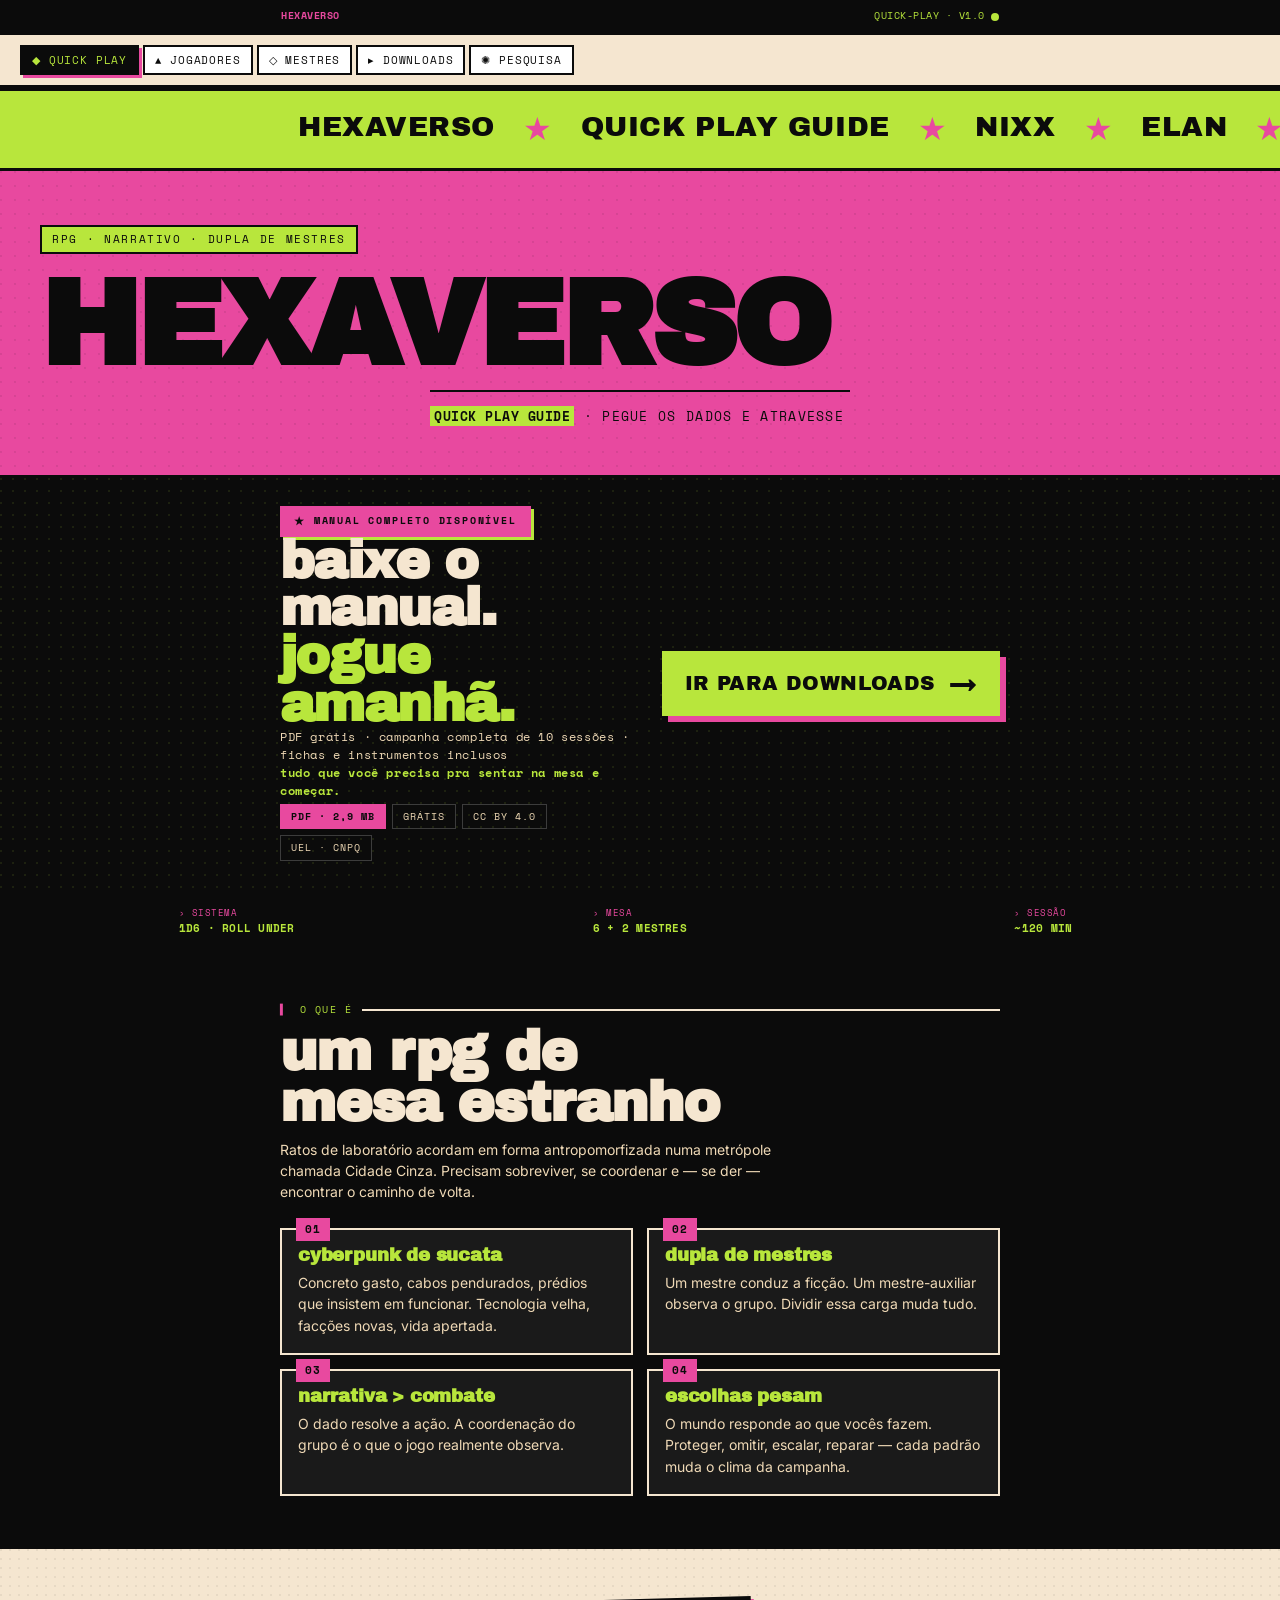
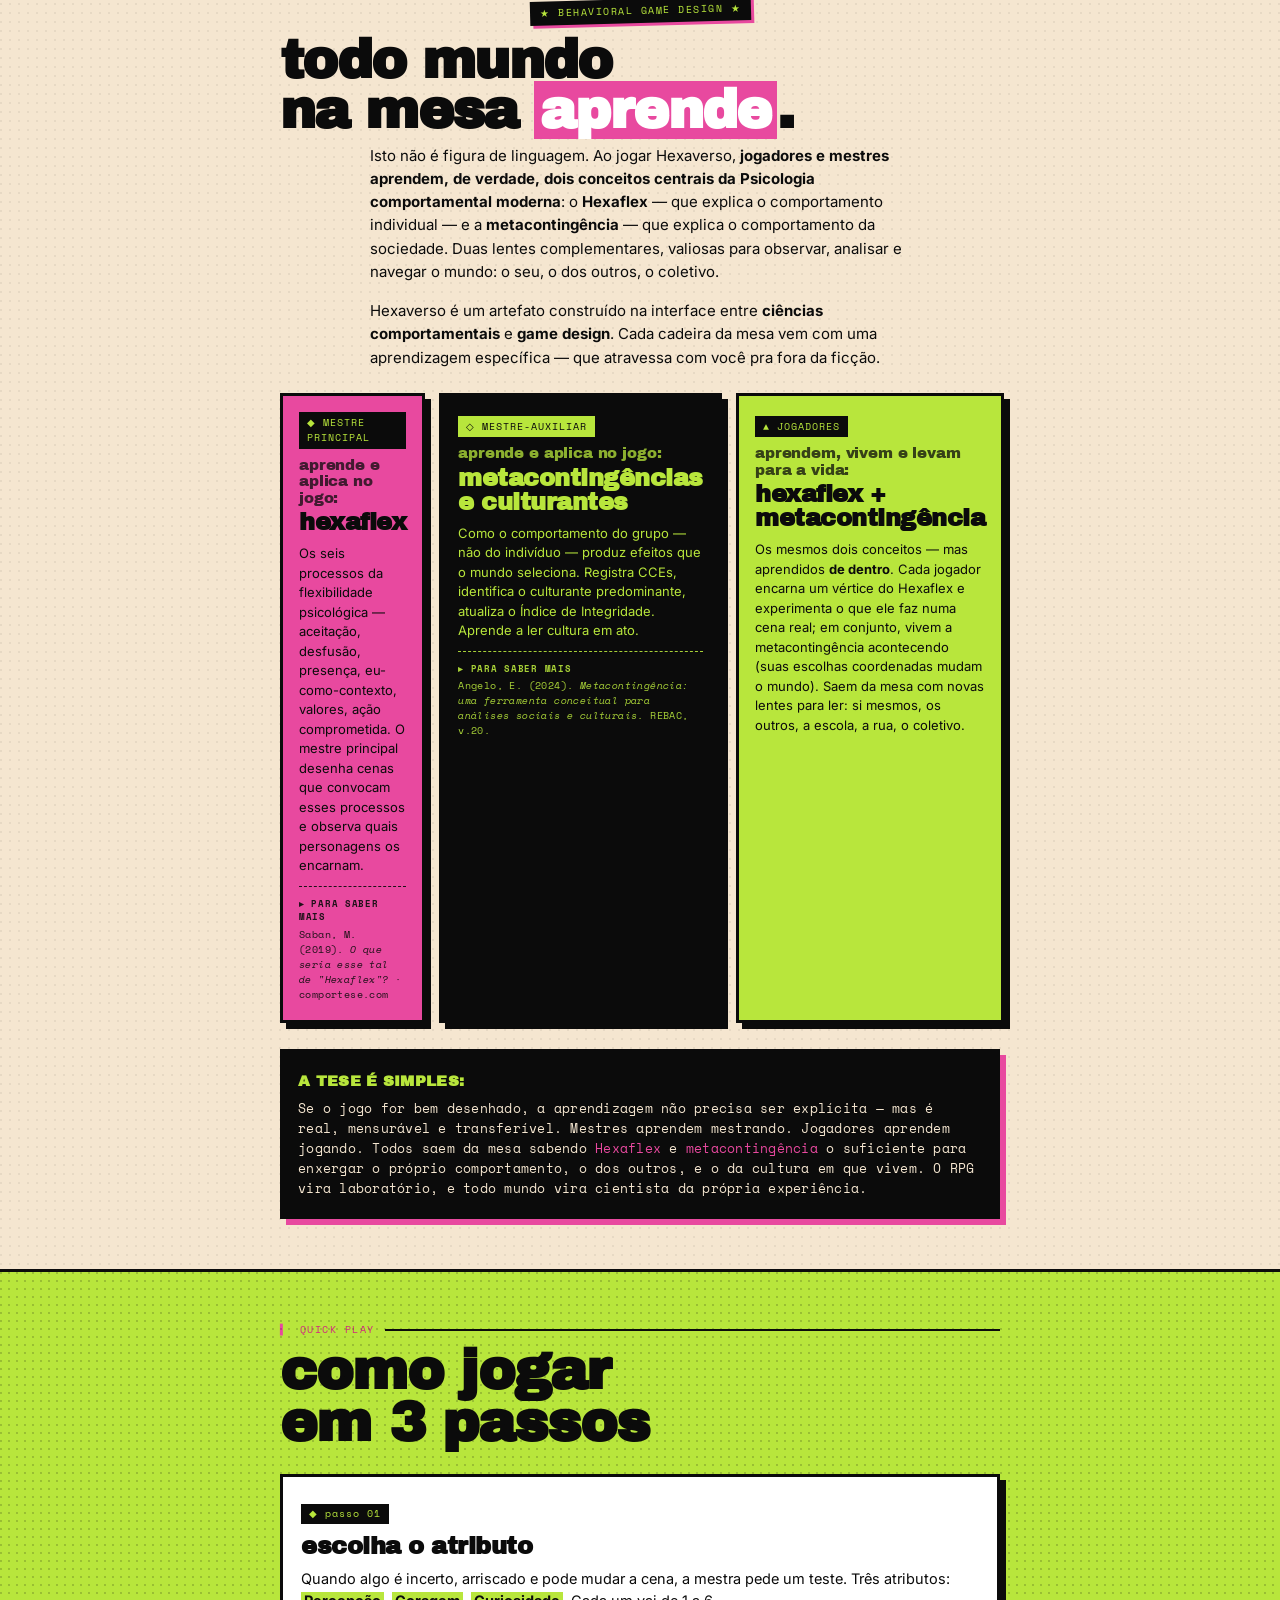
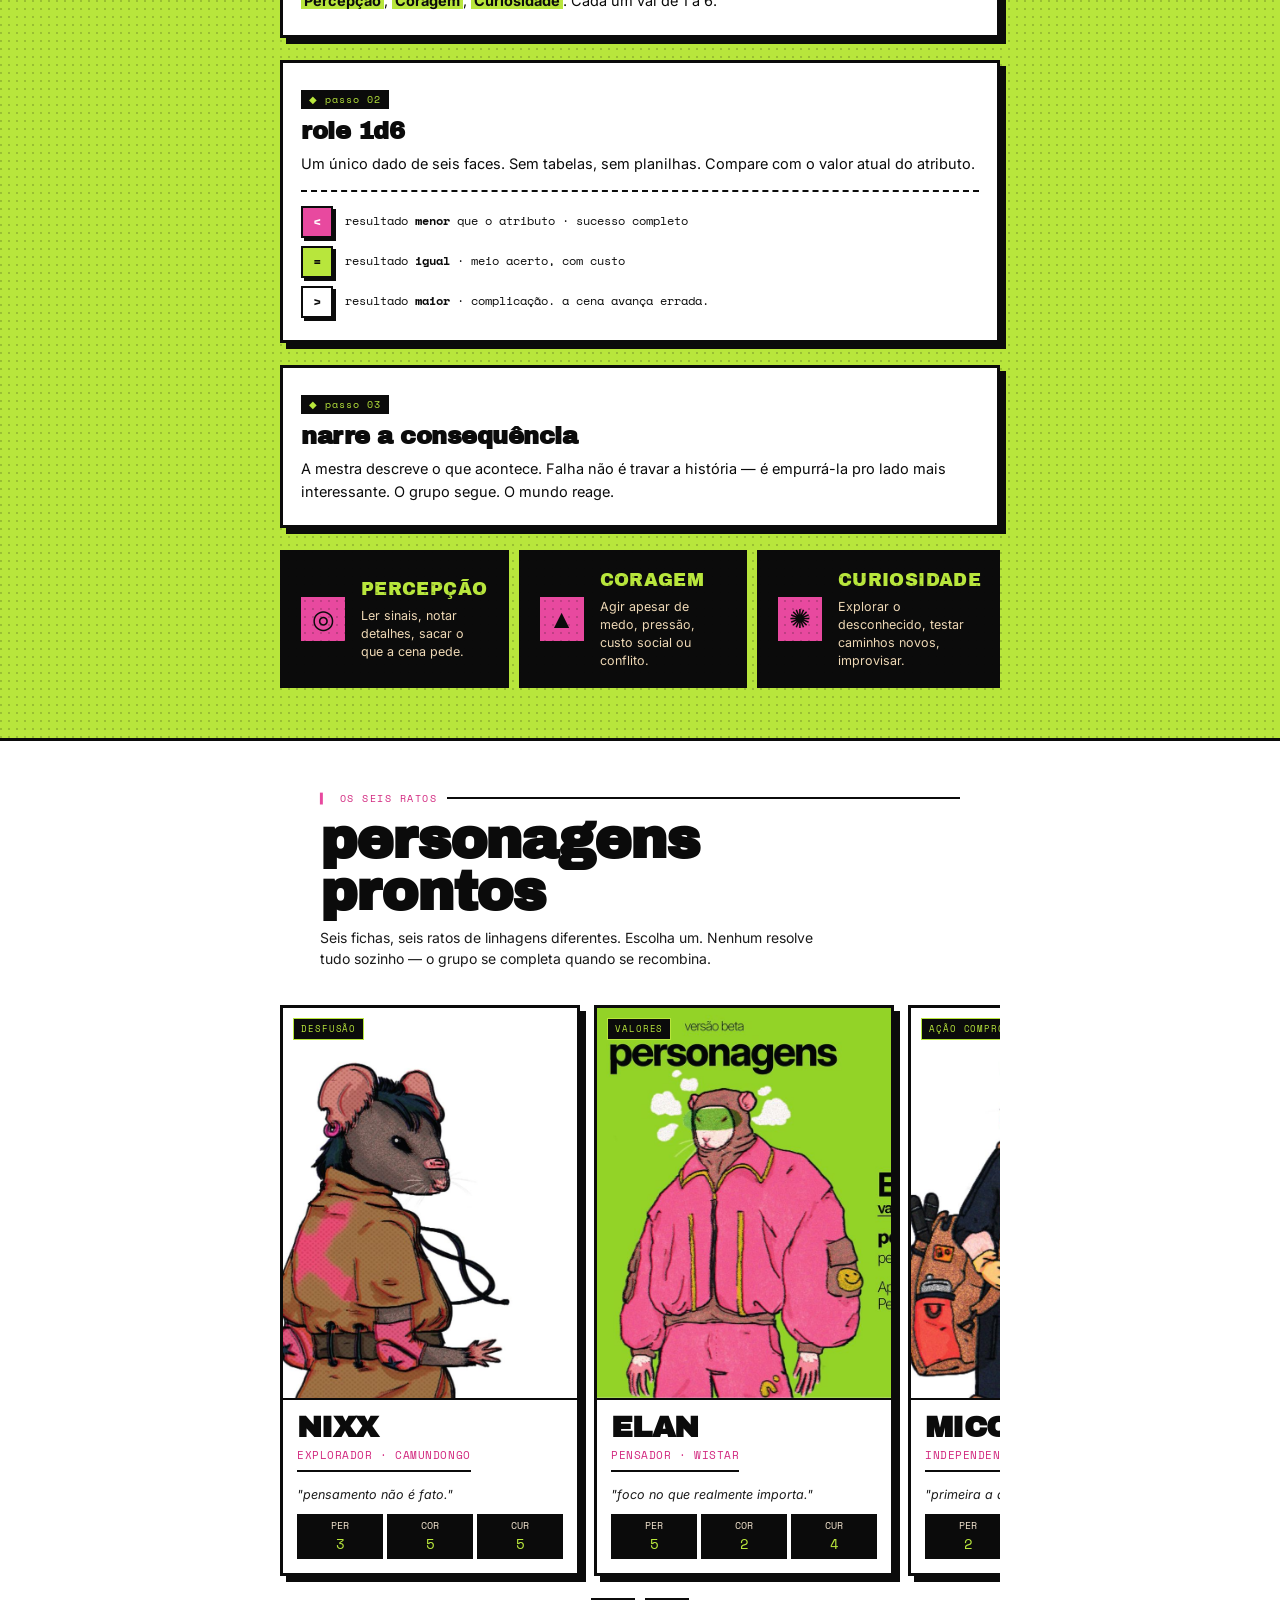
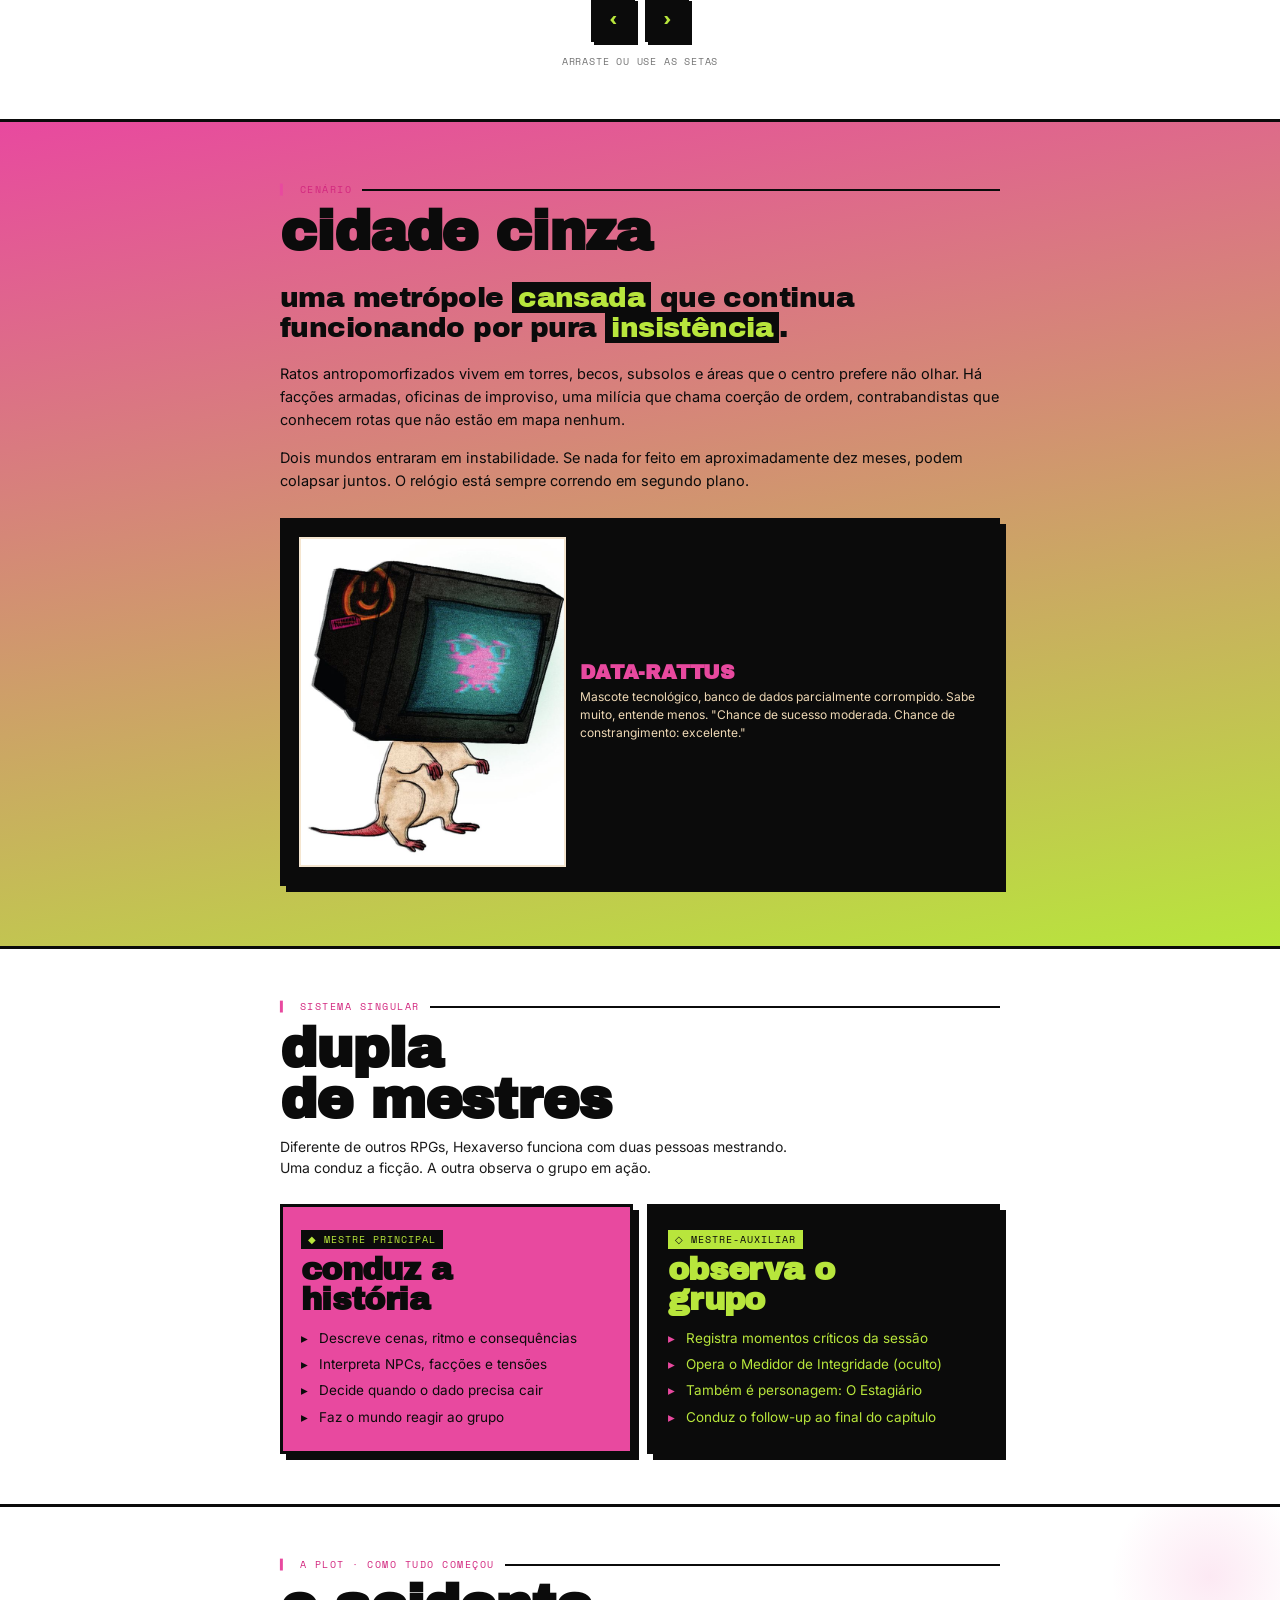
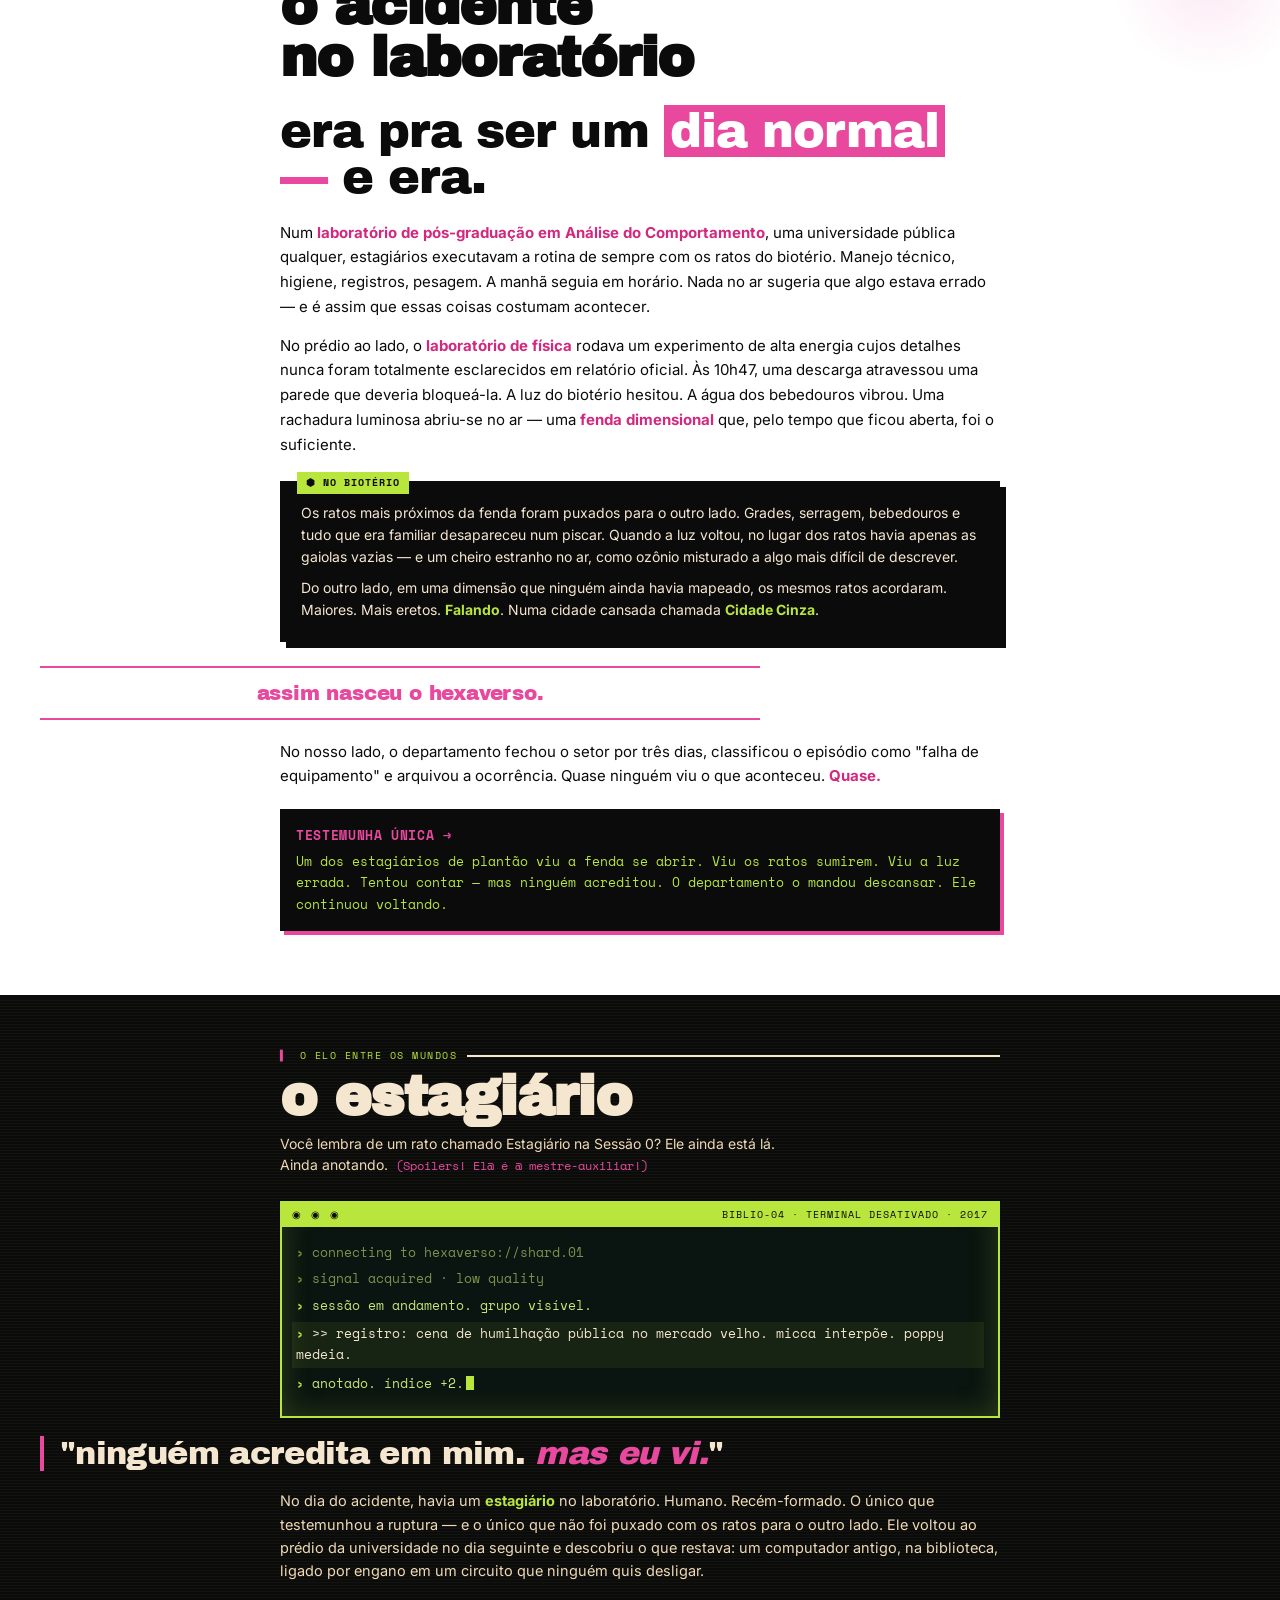
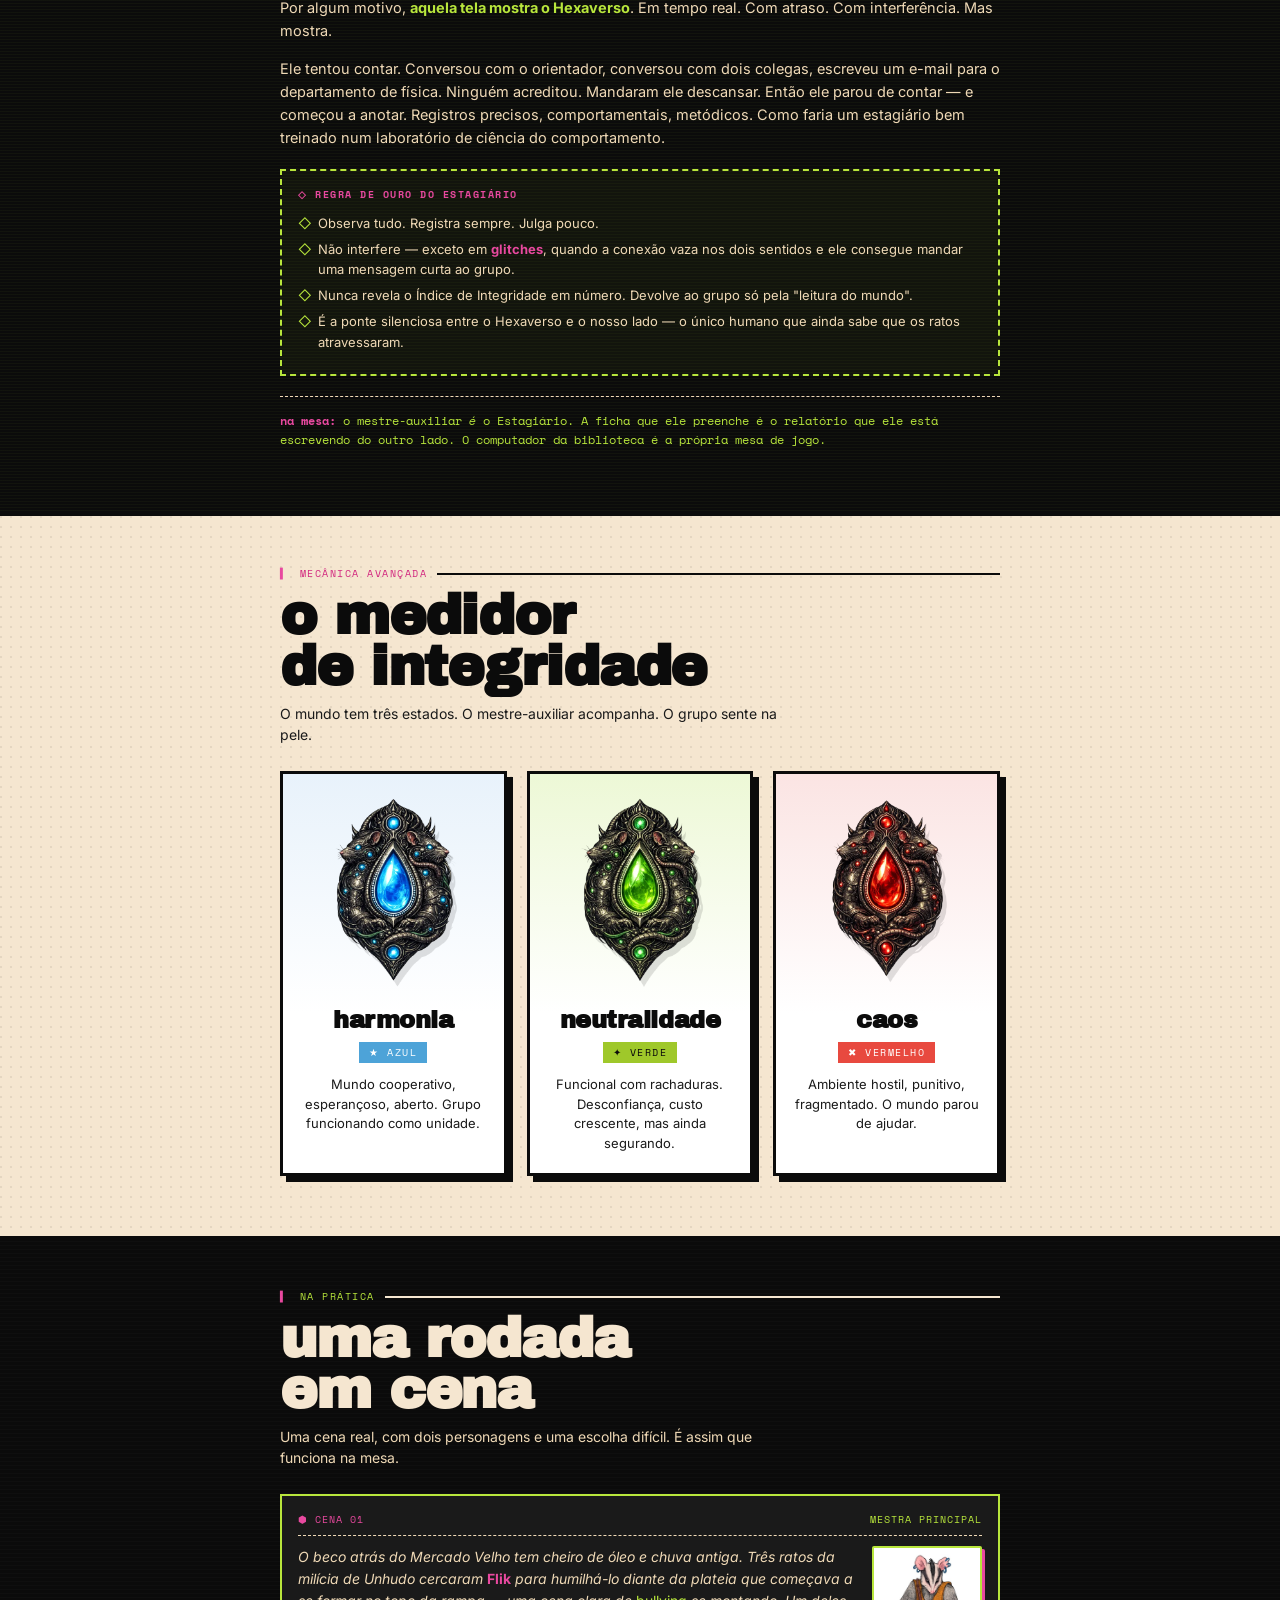
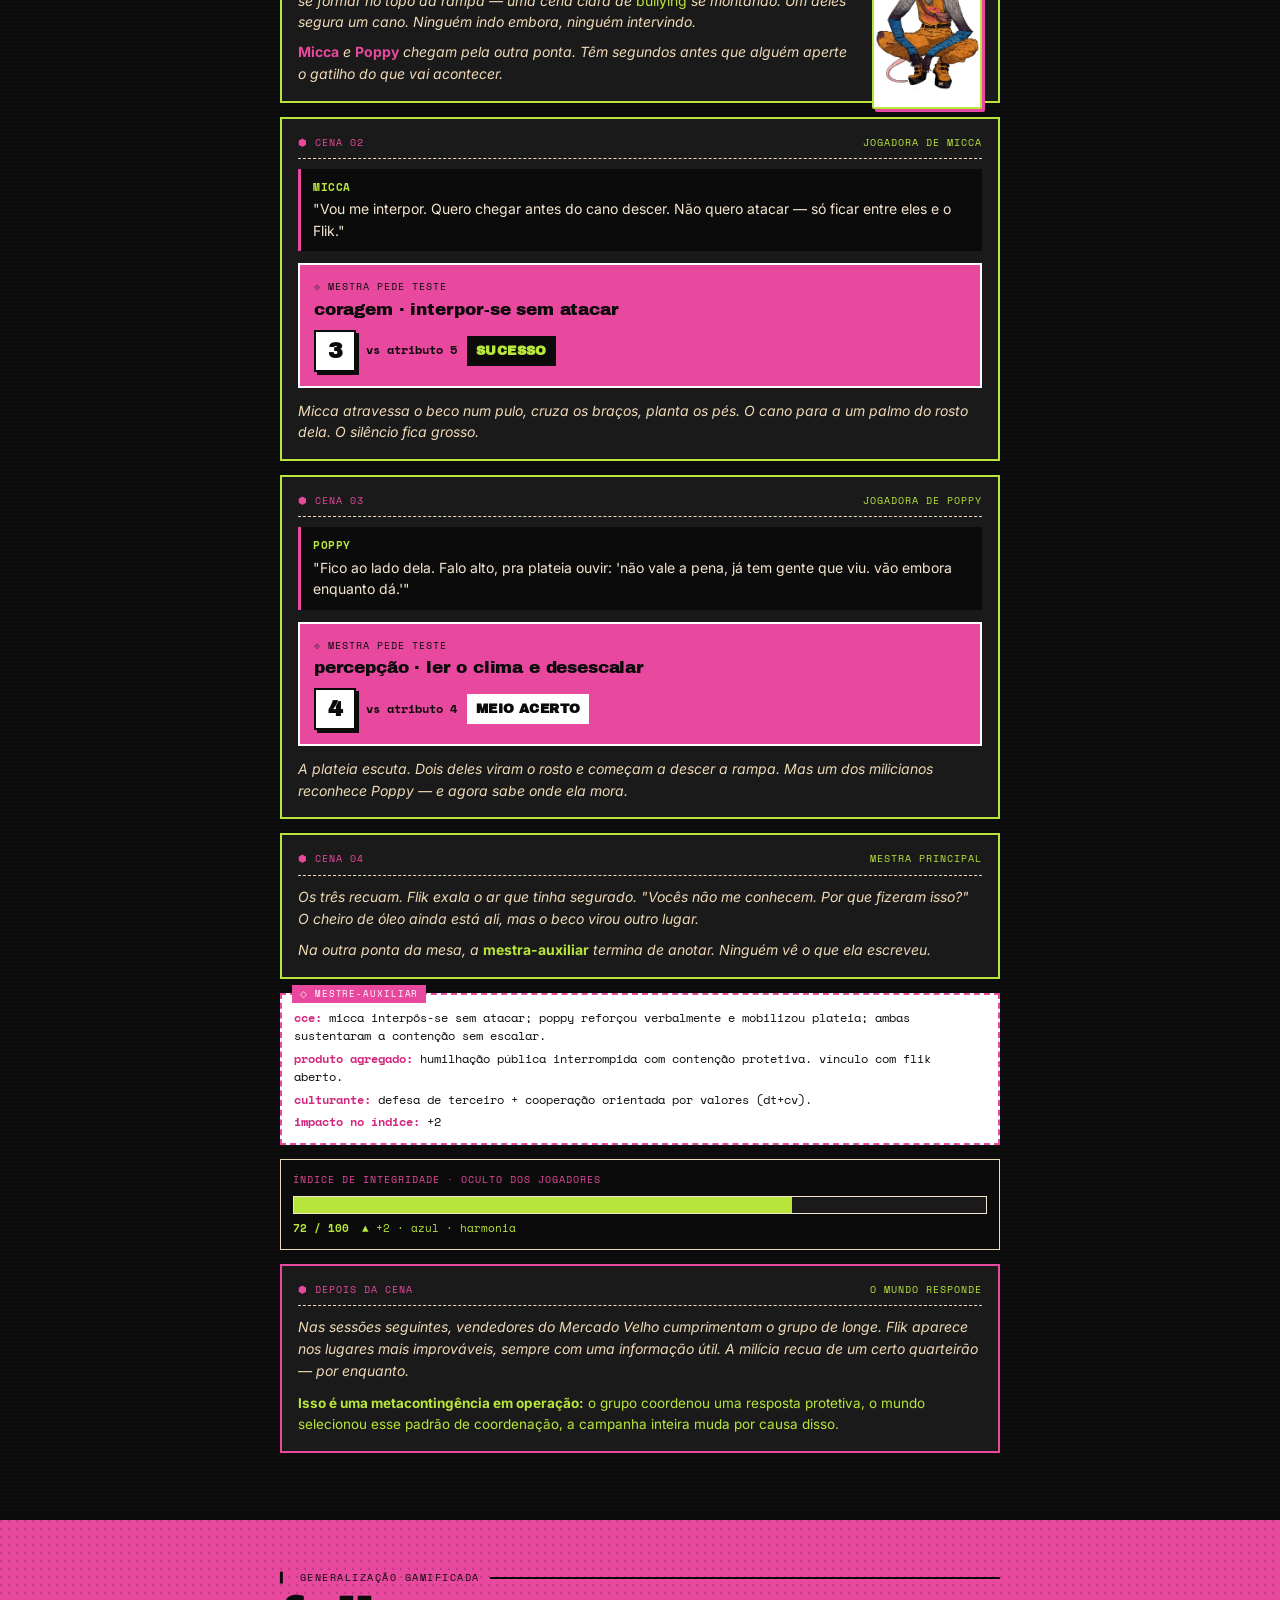
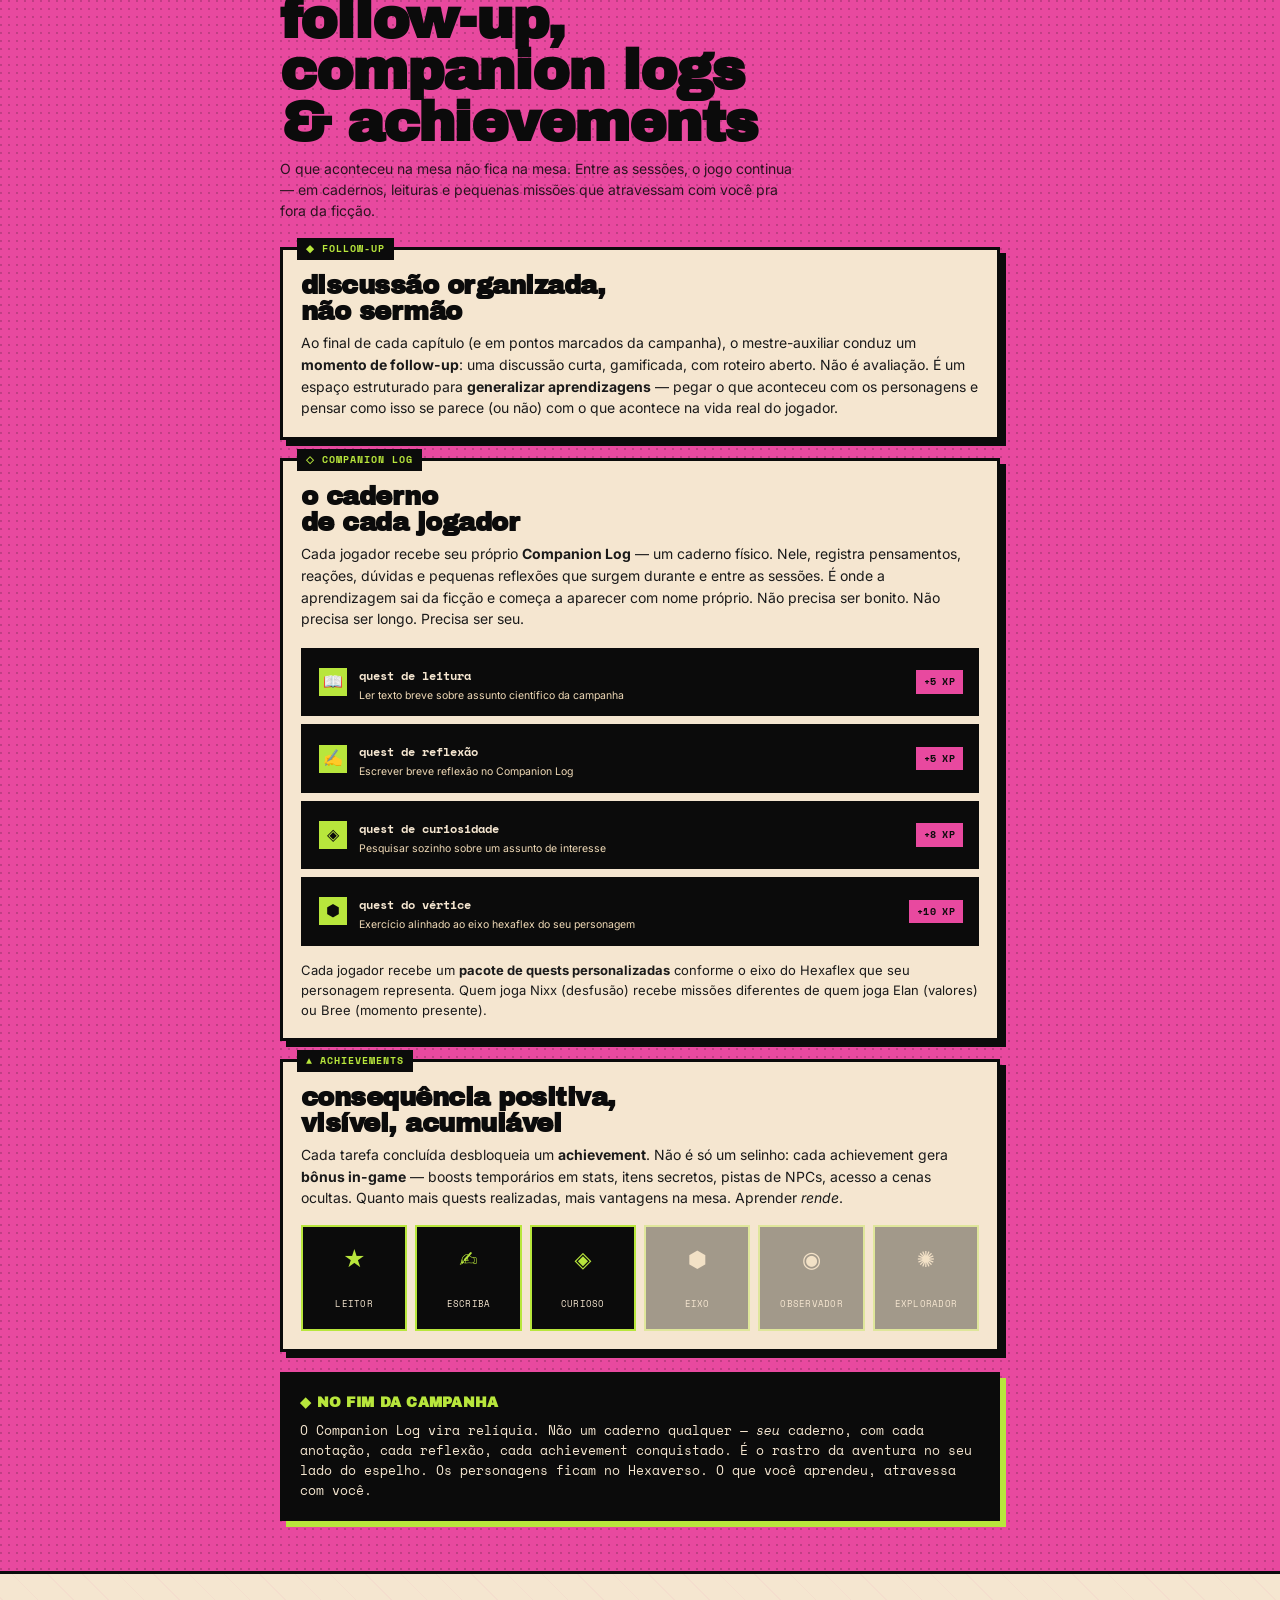
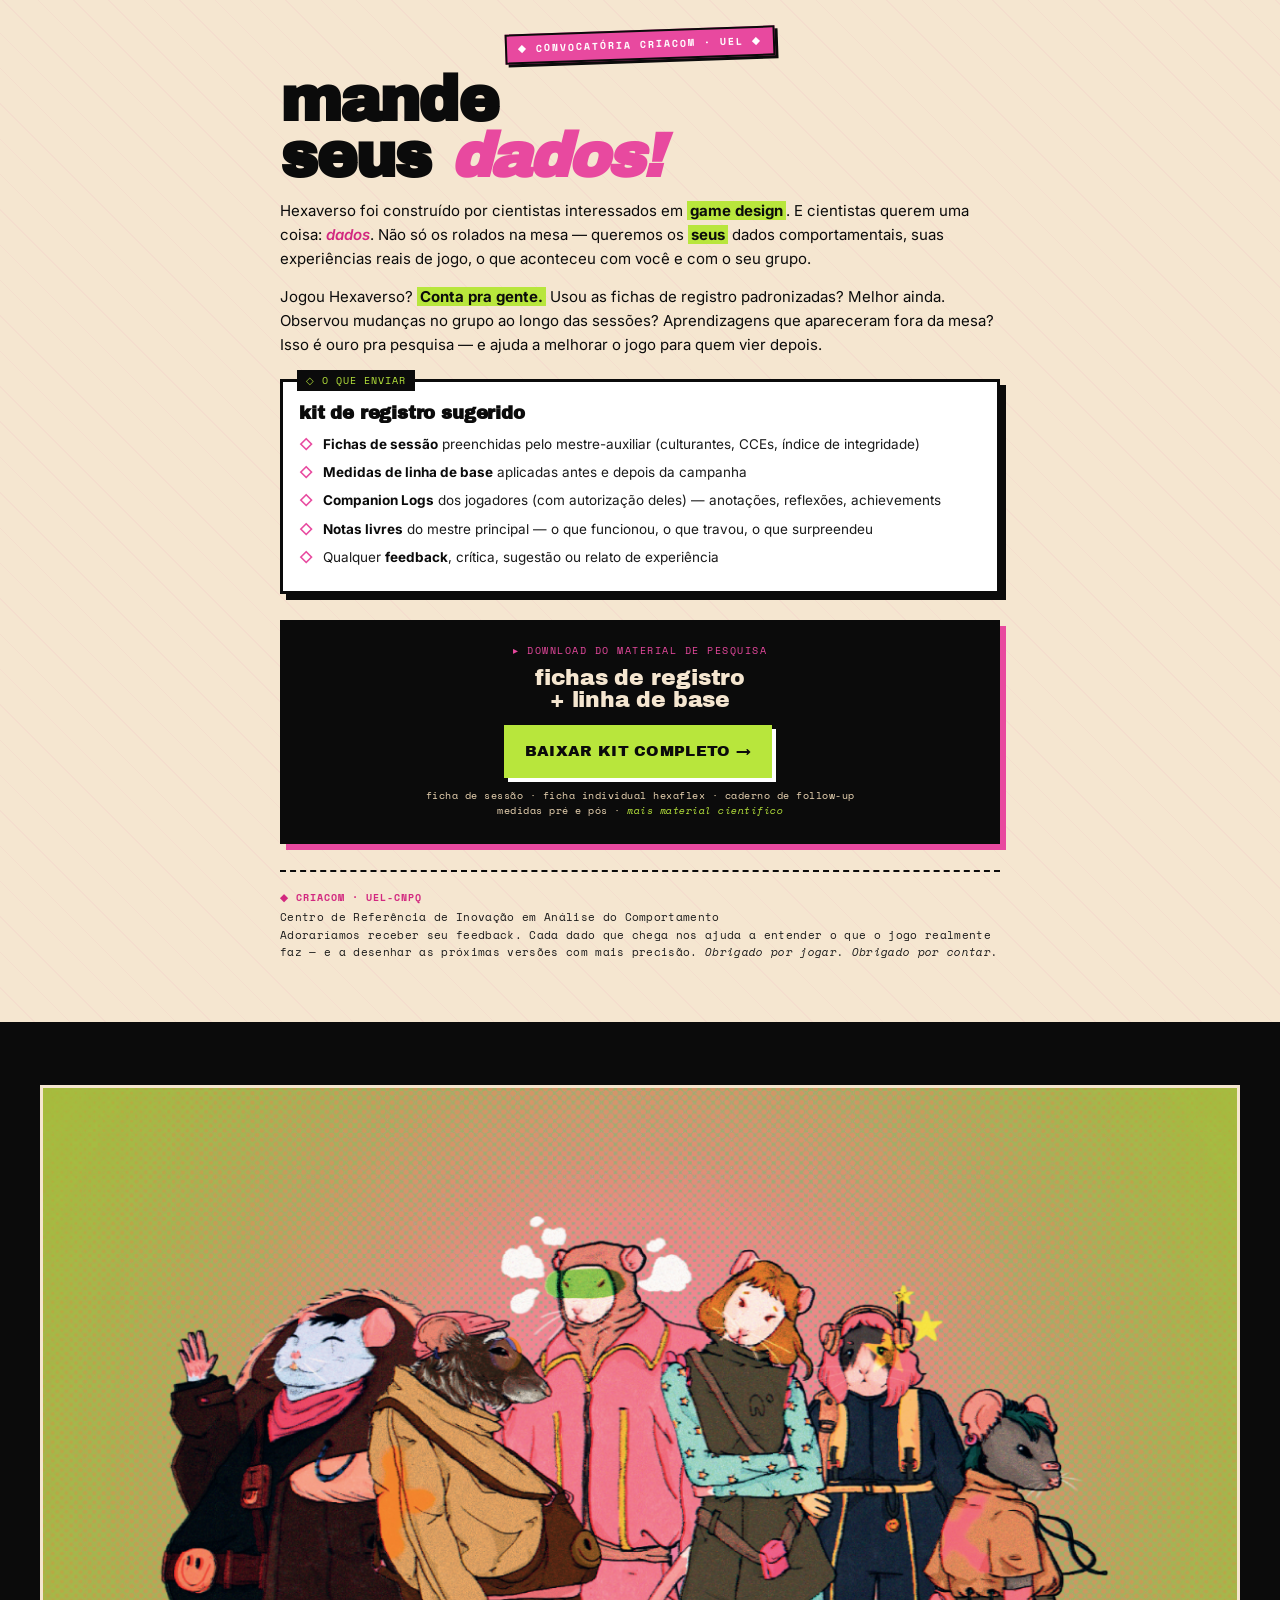
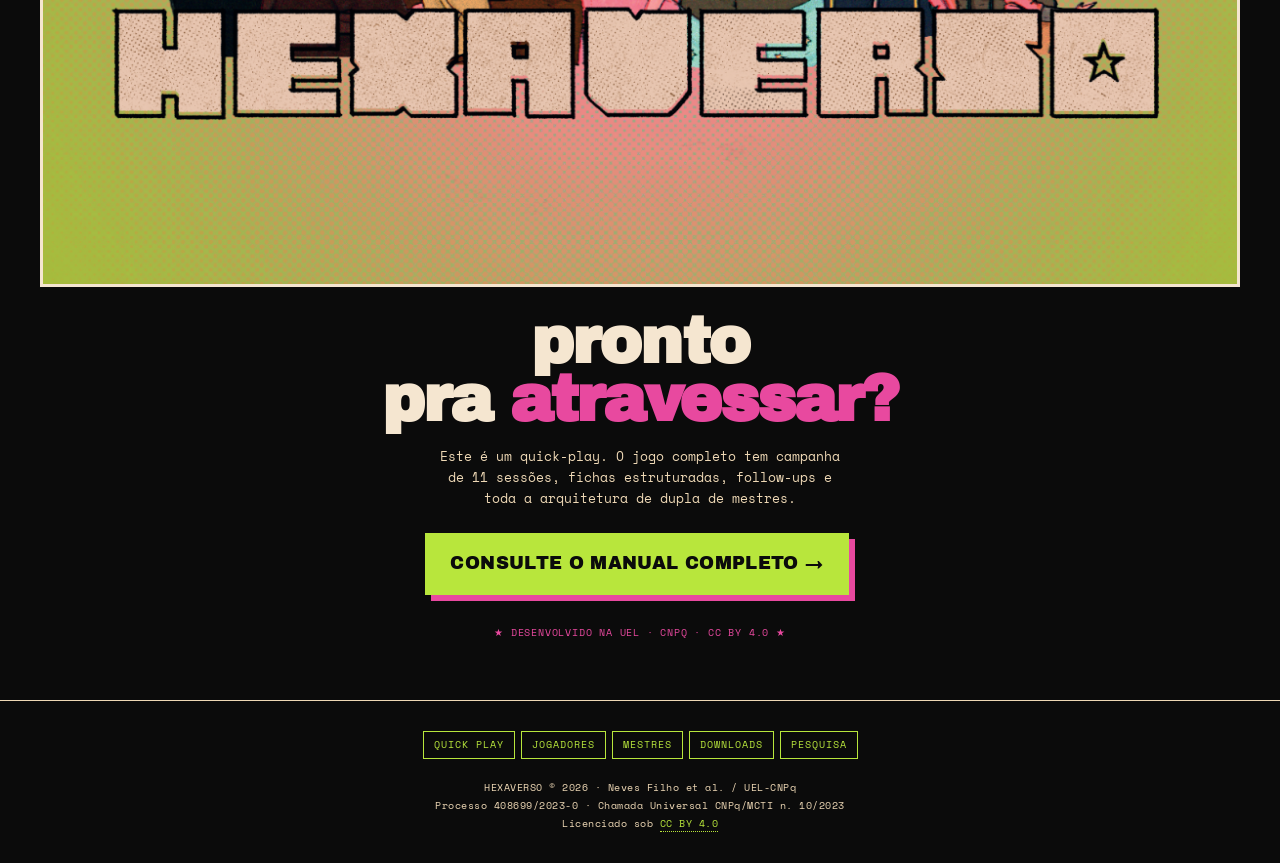
<file: index.html>
<!DOCTYPE html>
<html lang="pt-BR">
<head>
<meta charset="UTF-8">
<meta name="viewport" content="width=device-width, initial-scale=1.0, maximum-scale=1.0, user-scalable=no">
<meta name="theme-color" content="#E8499F">
<title>HEXAVERSO ★ Quick Play Guide</title>
<meta name="description" content="Hexaverso — RPG narrativo-comportamental de mesa. Cidade Cinza, ratos antropomorfizados, d6 e dupla de mestres. Versão reduzida para pegar e jogar.">

<link rel="preconnect" href="https://fonts.googleapis.com">
<link rel="preconnect" href="https://fonts.gstatic.com" crossorigin>
<link href="https://fonts.googleapis.com/css2?family=Archivo+Black&family=Space+Mono:wght@400;700&family=Inter:wght@400;500;700;900&display=swap" rel="stylesheet">

<style>
:root {
  --pink: #E8499F;
  --pink-deep: #D2287F;
  --lime: #B8E63C;
  --lime-deep: #9FC82A;
  --ink: #0B0B0B;
  --ink-soft: #1a1a1a;
  --cream: #F5E6D0;
  --cream-halftone: #EFD9B6;
  --paper: #FFFFFF;
  --blue: #4DA3D8;
  --red: #E8493F;

  --font-display: 'Archivo Black', 'Helvetica Neue', Impact, sans-serif;
  --font-mono: 'Space Mono', 'Courier New', monospace;
  --font-body: 'Inter', -apple-system, system-ui, sans-serif;

  --border-heavy: 3px solid var(--ink);
  --border-thick: 2px solid var(--ink);
  --shadow-hard: 6px 6px 0 var(--ink);
  --shadow-hard-sm: 3px 3px 0 var(--ink);

  --page-padding: 20px;
  --max-content: 640px;
}

* { margin: 0; padding: 0; box-sizing: border-box; -webkit-tap-highlight-color: transparent; }
html { scroll-behavior: smooth; }
body {
  font-family: var(--font-body);
  background: var(--paper);
  color: var(--ink);
  line-height: 1.55;
  overflow-x: hidden;
  -webkit-font-smoothing: antialiased;
  -moz-osx-font-smoothing: grayscale;
}
img { max-width: 100%; display: block; }
a { color: inherit; text-decoration: none; }
button { font-family: inherit; cursor: pointer; border: none; background: none; }

/* TOP BAR */
.topbar {
  position: sticky; top: 0; z-index: 100;
  background: var(--ink); color: var(--cream);
  border-bottom: var(--border-heavy);
  font-family: var(--font-mono);
  font-size: 10px; letter-spacing: 0.05em;
  display: flex; justify-content: space-between; align-items: center;
  padding: 8px 14px;
  text-transform: uppercase;
}
.topbar__brand { color: var(--pink); font-weight: 700; }
.topbar__meta { color: var(--lime); }
.topbar__blink { display: inline-block; width: 8px; height: 8px; background: var(--lime); border-radius: 50%; margin-left: 6px; animation: blink 1.3s infinite; vertical-align: middle; }
@keyframes blink { 0%, 60% { opacity: 1; } 70%, 100% { opacity: 0.15; } }

/* MARQUEE HERO — texto rolante no lugar do hero */
.marquee-hero {
  display: flex;
  overflow: hidden;
  background: var(--lime);
  border-top: var(--border-heavy);
  border-bottom: var(--border-heavy);
  padding: 14px 0;
  position: relative;
}
.marquee-hero__track {
  display: flex;
  flex-shrink: 0;
  gap: 0;
  animation: marquee-scroll 28s linear infinite;
  white-space: nowrap;
}
.marquee-hero__track span {
  font-family: var(--font-display);
  font-size: clamp(20px, 5vw, 28px);
  color: var(--ink);
  padding: 0 18px;
  text-transform: uppercase;
  letter-spacing: 0.02em;
  white-space: nowrap;
}
.marquee-hero__track .mq-star {
  color: var(--pink);
  font-size: clamp(22px, 5.5vw, 32px);
  padding: 0 10px;
}
@keyframes marquee-scroll {
  from { transform: translateX(0); }
  to   { transform: translateX(-50%); }
}

/* HERO — texto apenas, fundo rosa */
.hero {
  position: relative;
  background: var(--pink);
  padding: 54px var(--page-padding) 48px;
  border-bottom: var(--border-heavy);
  overflow: hidden;
}
.hero::before {
  /* textura halftone sutil no fundo rosa */
  content: "";
  position: absolute; inset: 0;
  background-image:
    radial-gradient(circle at 1px 1px, rgba(11,11,11,0.08) 1px, transparent 1.5px);
  background-size: 14px 14px;
  pointer-events: none;
}
.hero > * { position: relative; z-index: 1; }

.hero__tag {
  font-family: var(--font-mono); font-size: 11px; letter-spacing: 0.15em;
  color: var(--ink); text-transform: uppercase;
  display: inline-block;
  border: var(--border-thick); padding: 4px 10px;
  background: var(--lime);
  margin-bottom: 20px;
}
.hero__title {
  font-family: var(--font-display);
  font-size: clamp(54px, 15.5vw, 120px);
  line-height: 0.85;
  letter-spacing: -0.035em;
  color: var(--ink);
  text-transform: uppercase;
  word-break: normal;
  overflow-wrap: normal;
  margin: 0;
}
.hero__subtitle {
  font-family: var(--font-mono);
  font-size: 13px;
  letter-spacing: 0.1em;
  text-transform: uppercase;
  color: var(--ink);
  margin-top: 14px;
  padding-top: 14px;
  border-top: 2px solid var(--ink);
  max-width: 420px;
}
.hero__subtitle strong {
  color: var(--ink);
  background: var(--lime);
  padding: 0 4px;
  letter-spacing: 0.04em;
}

/* STATUS */
.status {
  background: var(--ink); color: var(--cream);
  padding: 14px var(--page-padding);
  display: grid; grid-template-columns: repeat(3, 1fr); gap: 10px;
  font-family: var(--font-mono);
  font-size: 10px; text-transform: uppercase; letter-spacing: 0.05em;
  border-bottom: var(--border-heavy);
}
.status__cell { display: flex; flex-direction: column; gap: 2px; min-width: 0; }
.status__label { color: var(--pink); font-size: 9px; }
.status__value {
  color: var(--lime);
  font-weight: 700;
  font-size: 11px;
  letter-spacing: 0.02em;
  line-height: 1.2;
}

/* SECTION */
section { padding: 50px var(--page-padding); position: relative; }
section + section { border-top: var(--border-heavy); }
.sec-head { margin-bottom: 26px; }
.sec-head__kicker {
  font-family: var(--font-mono); font-size: 10px;
  color: var(--pink-deep); text-transform: uppercase;
  letter-spacing: 0.15em;
  display: flex; align-items: center; gap: 10px;
  margin-bottom: 8px;
}
.sec-head__kicker::before { content: "▍"; color: var(--pink); }
.sec-head__kicker::after { content: ""; flex: 1; height: 2px; background: var(--ink); }
.sec-head__title {
  font-family: var(--font-display);
  font-size: clamp(36px, 10vw, 56px);
  line-height: 0.92;
  text-transform: lowercase;
  letter-spacing: -0.02em;
}
.sec-head__subtitle {
  font-size: 14px; margin-top: 10px; line-height: 1.5;
  color: var(--ink-soft); max-width: 520px;
}

/* ABOUT */
.about { background: var(--ink); color: var(--cream); }
.about .sec-head__title { color: var(--cream); }
.about .sec-head__subtitle { color: var(--cream-halftone); }
.about .sec-head__kicker { color: var(--lime); }
.about .sec-head__kicker::after { background: var(--cream); }
.about__grid { display: grid; gap: 14px; margin-top: 8px; }
.fact {
  border: 2px solid var(--cream);
  padding: 16px; position: relative;
  background: var(--ink-soft);
}
.fact__num {
  position: absolute; top: -12px; left: 14px;
  background: var(--pink); color: var(--ink);
  font-family: var(--font-mono); font-weight: 700;
  font-size: 11px; padding: 3px 9px;
  letter-spacing: 0.08em;
}
.fact__title {
  font-family: var(--font-display);
  font-size: 18px; line-height: 1; margin-bottom: 8px;
  color: var(--lime); text-transform: lowercase;
  letter-spacing: -0.01em;
}
.fact__body { font-size: 14px; line-height: 1.55; color: var(--cream-halftone); }

/* QUICK PLAY */
.quickplay { background: var(--lime); position: relative; }
.quickplay::before {
  content: ""; position: absolute; inset: 0;
  background-image: radial-gradient(circle at 1px 1px, rgba(11,11,11,0.18) 1px, transparent 1.5px);
  background-size: 8px 8px;
  pointer-events: none;
}
.qp-card {
  position: relative; background: var(--paper);
  border: var(--border-heavy); box-shadow: var(--shadow-hard);
  padding: 22px 18px; margin-bottom: 22px;
}
.qp-card__step {
  font-family: var(--font-mono); font-size: 10px;
  background: var(--ink); color: var(--lime);
  padding: 2px 8px; display: inline-block; letter-spacing: 0.1em;
  margin-bottom: 10px;
}
.qp-card__title {
  font-family: var(--font-display); font-size: 24px; line-height: 1;
  text-transform: lowercase; letter-spacing: -0.02em;
  margin-bottom: 10px;
}
.qp-card__body { font-size: 14.5px; line-height: 1.55; }
.qp-card__body strong { background: var(--lime); padding: 0 3px; }

.dice-demo {
  border-top: 2px dashed var(--ink);
  margin-top: 14px; padding-top: 14px;
  font-family: var(--font-mono); font-size: 12px;
  display: grid; grid-template-columns: auto 1fr; gap: 8px 12px;
  align-items: center;
}
.dice-face {
  background: var(--pink); color: var(--paper);
  border: var(--border-thick);
  width: 32px; height: 32px;
  display: grid; place-items: center;
  font-weight: 700; font-size: 14px;
  box-shadow: var(--shadow-hard-sm);
}
.dice-face--half { background: var(--lime); color: var(--ink); }
.dice-face--fail { background: var(--paper); color: var(--ink); }

/* ATTRS */
.attrs { display: grid; gap: 10px; margin-top: 20px; }
.attr-card {
  background: var(--ink); color: var(--cream);
  border: var(--border-heavy);
  padding: 14px 16px;
  display: grid; grid-template-columns: 48px 1fr; gap: 14px;
  align-items: center;
}
.attr-card__icon {
  width: 48px; height: 48px;
  background: var(--pink); border: var(--border-thick);
  display: grid; place-items: center;
  font-family: var(--font-display); font-size: 26px; color: var(--ink);
  box-shadow: var(--shadow-hard-sm);
}
.attr-card__name {
  font-family: var(--font-display); font-size: 18px;
  color: var(--lime); text-transform: uppercase; letter-spacing: 0.02em;
  margin-bottom: 3px;
}
.attr-card__desc { font-size: 12.5px; line-height: 1.45; color: var(--cream-halftone); }

/* CHARS */
.chars { background: var(--paper); padding-left: 0; padding-right: 0; }
.chars .sec-head { padding: 0 var(--page-padding); }
.chars__wrap { position: relative; }
.chars__scroller {
  display: flex; gap: 14px;
  padding: 10px var(--page-padding) 14px;
  overflow-x: auto;
  scroll-snap-type: x mandatory;
  -webkit-overflow-scrolling: touch;
  scrollbar-width: none;
  scroll-behavior: smooth;
}
.chars__scroller::-webkit-scrollbar { display: none; }

.chars__nav {
  display: flex; gap: 10px;
  justify-content: center;
  padding: 8px var(--page-padding) 0;
}
.chars__btn {
  background: var(--ink); color: var(--lime);
  border: var(--border-thick); border-color: var(--ink);
  width: 44px; height: 44px;
  display: grid; place-items: center;
  font-family: var(--font-display); font-size: 20px;
  box-shadow: var(--shadow-hard-sm);
  transition: transform 80ms;
}
.chars__btn:active { transform: translate(2px, 2px); box-shadow: 1px 1px 0 var(--ink); }

.char-card {
  flex: 0 0 280px;
  scroll-snap-align: start;
  border: var(--border-heavy);
  background: var(--paper);
  box-shadow: var(--shadow-hard);
  position: relative; overflow: hidden;
  display: flex; flex-direction: column;
}
.char-card__image {
  width: 100%; aspect-ratio: 3 / 4;
  background: var(--cream);
  overflow: hidden;
  border-bottom: var(--border-thick);
  position: relative;
}
.char-card__image img {
  width: 100%; height: 100%;
  object-fit: cover; object-position: center top;
}
.char-card__image--lime { background: var(--lime); }
.char-card__badge {
  position: absolute; top: 10px; left: 10px;
  background: var(--ink); color: var(--lime);
  font-family: var(--font-mono); font-size: 9px;
  padding: 3px 7px; letter-spacing: 0.1em;
  text-transform: uppercase;
  border: 1px solid var(--lime);
}
.char-card__body { padding: 14px; }
.char-card__name {
  font-family: var(--font-display); font-size: 30px;
  line-height: 0.9; text-transform: uppercase;
  letter-spacing: -0.02em;
}
.char-card__vertex {
  font-family: var(--font-mono); font-size: 11px;
  margin-top: 4px; letter-spacing: 0.05em;
  color: var(--pink-deep); text-transform: uppercase;
  border-bottom: 2px solid var(--ink);
  padding-bottom: 6px; margin-bottom: 8px;
  display: inline-block;
}
.char-card__quote {
  font-size: 12.5px; line-height: 1.4;
  font-style: italic; color: var(--ink-soft);
  margin-top: 6px;
}
.char-card__stats {
  display: grid; grid-template-columns: repeat(3, 1fr); gap: 4px;
  margin-top: 10px;
  font-family: var(--font-mono); font-size: 10px;
  text-transform: uppercase; text-align: center;
}
.char-card__stat { background: var(--ink); color: var(--cream); padding: 4px 2px; }
.char-card__stat-val { color: var(--lime); font-size: 14px; display: block; }
.chars__hint {
  padding: 12px var(--page-padding) 0;
  font-family: var(--font-mono); font-size: 10px;
  text-transform: uppercase; letter-spacing: 0.08em;
  color: var(--ink-soft); opacity: 0.6;
  text-align: center;
}

/* CIDADE */
.cidade {
  background: linear-gradient(170deg, var(--pink) 0%, var(--lime) 100%);
  color: var(--ink);
  padding-top: 60px; padding-bottom: 60px;
}
.cidade__quote {
  font-family: var(--font-display);
  font-size: 28px; line-height: 1.05;
  text-transform: lowercase;
  letter-spacing: -0.02em;
  margin: 20px auto;
}
.cidade__quote span { background: var(--ink); color: var(--lime); padding: 0 6px; }
.cidade__body { font-size: 14.5px; line-height: 1.6; }
.cidade__body + .cidade__body { margin-top: 14px; }

.datarattus-feature {
  margin-top: 26px;
  background: var(--ink);
  border: var(--border-heavy);
  box-shadow: var(--shadow-hard);
  padding: 16px;
  display: grid; grid-template-columns: 1fr 1.5fr;
  gap: 14px; align-items: center;
  color: var(--cream);
}
.datarattus-feature img {
  width: 100%; border: 2px solid var(--cream);
  background: var(--paper);
}
.datarattus-feature h4 {
  font-family: var(--font-display); font-size: 20px;
  color: var(--pink); text-transform: uppercase;
  letter-spacing: -0.01em; line-height: 1; margin-bottom: 6px;
}
.datarattus-feature p { font-size: 12px; line-height: 1.5; color: var(--cream-halftone); }

/* DUPLA */
.dupla { background: var(--paper); }
.dupla__pair { display: grid; gap: 14px; margin-top: 10px; }
.master-card {
  border: var(--border-heavy); padding: 18px;
  position: relative; box-shadow: var(--shadow-hard);
}
.master-card--main { background: var(--pink); color: var(--ink); }
.master-card--aux { background: var(--ink); color: var(--lime); }
.master-card__role {
  font-family: var(--font-mono); font-size: 10px;
  letter-spacing: 0.1em; text-transform: uppercase;
  margin-bottom: 6px; display: inline-block;
  background: var(--ink); color: var(--lime);
  padding: 2px 7px;
}
.master-card--aux .master-card__role { background: var(--lime); color: var(--ink); }
.master-card__title {
  font-family: var(--font-display); font-size: 32px;
  line-height: 0.95; text-transform: lowercase;
  letter-spacing: -0.02em;
}
.master-card__list { margin-top: 12px; padding-left: 0; list-style: none; }
.master-card__list li {
  font-size: 13.5px; line-height: 1.5;
  padding-left: 18px; position: relative;
  margin-bottom: 6px;
}
.master-card__list li::before {
  content: "▸"; position: absolute; left: 0; top: 0;
  font-weight: 700;
}
.master-card--aux .master-card__list li::before { color: var(--pink); }

/* MEDIDOR */
.medidor {
  background: var(--cream);
  padding-bottom: 60px;
  position: relative; overflow: hidden;
}
.medidor::before {
  content: ""; position: absolute; inset: 0;
  background-image: radial-gradient(circle at 1px 1px, rgba(11,11,11,0.12) 1px, transparent 1.5px);
  background-size: 10px 10px;
  pointer-events: none; opacity: 0.6;
}
.medidor > * { position: relative; z-index: 1; }
.gems { display: grid; gap: 20px; margin-top: 18px; }
.gem-card {
  background: var(--paper);
  border: var(--border-heavy);
  box-shadow: var(--shadow-hard);
  padding: 18px 14px 20px;
  text-align: center;
  position: relative;
}
.gem-card--blue { background: linear-gradient(180deg, #e8f2fb 0%, #ffffff 60%); }
.gem-card--green { background: linear-gradient(180deg, #edf8d6 0%, #ffffff 60%); }
.gem-card--red { background: linear-gradient(180deg, #fbe4e3 0%, #ffffff 60%); }
.gem-card__image {
  width: 70%; max-width: 220px;
  margin: 0 auto 14px;
  filter: drop-shadow(4px 6px 0 rgba(0,0,0,0.12));
}
.gem-card__title {
  font-family: var(--font-display);
  font-size: 24px; text-transform: lowercase;
  letter-spacing: -0.02em; line-height: 1;
  margin-bottom: 6px;
}
.gem-card__code {
  font-family: var(--font-mono);
  font-size: 10px; letter-spacing: 0.15em;
  text-transform: uppercase;
  padding: 3px 10px;
  display: inline-block;
  margin-bottom: 12px;
  color: var(--paper);
}
.gem-card--blue .gem-card__code { background: var(--blue); }
.gem-card--green .gem-card__code { background: var(--lime-deep); color: var(--ink); }
.gem-card--red .gem-card__code { background: var(--red); }
.gem-card__desc {
  font-size: 13px; line-height: 1.5;
  color: var(--ink-soft);
  max-width: 260px; margin: 0 auto;
}

/* SIMULAÇÃO DE RODADA */
.sim {
  background: var(--ink);
  color: var(--cream);
  position: relative; overflow: hidden;
}
.sim::after {
  content: ""; position: absolute; inset: 0; pointer-events: none;
  background: repeating-linear-gradient(
    0deg, transparent 0, transparent 3px,
    rgba(255, 255, 255, 0.015) 3px, rgba(255, 255, 255, 0.015) 4px
  );
}
.sim > * { position: relative; z-index: 1; }
.sim .sec-head__title { color: var(--cream); }
.sim .sec-head__subtitle { color: var(--cream-halftone); }
.sim .sec-head__kicker { color: var(--lime); }
.sim .sec-head__kicker::after { background: var(--cream); }

.scene {
  background: var(--ink-soft);
  border: 2px solid var(--lime);
  padding: 16px;
  margin-bottom: 14px;
  position: relative;
}
.scene__header {
  display: flex; justify-content: space-between; align-items: center;
  font-family: var(--font-mono); font-size: 10px;
  text-transform: uppercase; letter-spacing: 0.1em;
  margin-bottom: 10px; padding-bottom: 8px;
  border-bottom: 1px dashed var(--cream-halftone);
}
.scene__label { color: var(--pink); }
.scene__speaker { color: var(--lime); }
.scene p {
  font-size: 14px; line-height: 1.55; margin-bottom: 8px;
}
.scene p:last-child { margin-bottom: 0; }
.scene__narrator { color: var(--cream-halftone); font-style: italic; }
.scene__dialogue {
  background: var(--ink);
  border-left: 3px solid var(--pink);
  padding: 10px 12px;
  font-size: 13.5px;
  margin: 8px 0;
  color: var(--cream);
  font-style: normal;
}
.scene__dialogue strong {
  color: var(--lime);
  font-family: var(--font-mono);
  font-size: 11px;
  text-transform: uppercase;
  letter-spacing: 0.05em;
  display: block;
  margin-bottom: 2px;
  font-weight: 700;
}

.roll {
  background: var(--pink); color: var(--ink);
  padding: 14px; margin: 12px 0;
  border: 2px solid var(--paper);
}
.roll__label {
  font-family: var(--font-mono); font-size: 10px;
  text-transform: uppercase; letter-spacing: 0.1em;
  margin-bottom: 6px;
}
.roll__action {
  font-family: var(--font-display);
  font-size: 17px; text-transform: lowercase;
  line-height: 1.1; margin-bottom: 10px;
  letter-spacing: -0.01em;
}
.roll__dice-row {
  display: flex; align-items: center; gap: 10px; flex-wrap: wrap;
  font-family: var(--font-mono); font-size: 12px;
  font-weight: 700;
}
.roll__dice {
  background: var(--paper);
  border: 2px solid var(--ink);
  width: 42px; height: 42px;
  display: grid; place-items: center;
  font-family: var(--font-display);
  font-size: 22px;
  box-shadow: 3px 3px 0 var(--ink);
  flex-shrink: 0;
}
.roll__result {
  font-family: var(--font-display);
  font-size: 13px; text-transform: uppercase;
  background: var(--ink); color: var(--lime);
  padding: 5px 9px;
  letter-spacing: 0.03em;
}
.roll__result--half { background: var(--paper); color: var(--ink); }
.roll__result--fail { background: var(--red); color: var(--paper); }

.log-aux {
  background: var(--paper); color: var(--ink);
  border: 2px dashed var(--pink);
  padding: 14px 12px 12px;
  margin: 14px auto;
  font-family: var(--font-mono);
  font-size: 11.5px; line-height: 1.6;
  position: relative;
}
.log-aux__tag {
  position: absolute; top: -10px; left: 10px;
  background: var(--pink); color: var(--paper);
  font-size: 9px; letter-spacing: 0.1em;
  padding: 2px 8px; text-transform: uppercase;
}
.log-aux__line { display: block; margin-bottom: 4px; }
.log-aux__line:last-child { margin-bottom: 0; }
.log-aux__line strong { color: var(--pink-deep); }

.meter-viz {
  background: var(--ink);
  border: 1px solid var(--cream-halftone);
  padding: 12px;
  margin: 14px auto;
  font-family: var(--font-mono);
  font-size: 11px;
}
.meter-viz__label {
  color: var(--pink);
  letter-spacing: 0.1em;
  text-transform: uppercase;
  margin-bottom: 8px;
  font-size: 10px;
}
.meter-viz__bar {
  display: flex;
  height: 18px;
  border: 1px solid var(--cream);
  overflow: hidden;
}
.meter-viz__fill { background: var(--lime); }
.meter-viz__empty { background: var(--ink-soft); flex: 1; }
.meter-viz__val {
  color: var(--lime); font-weight: 700;
  display: inline-block; margin-top: 6px;
}
.meter-viz__delta { color: var(--lime); margin-left: 6px; }

/* CTA */
.cta {
  background: var(--ink); color: var(--cream);
  text-align: center;
  padding-top: 60px; padding-bottom: 60px;
}
.cta img {
  margin: 0 auto 26px;
  border: 3px solid var(--cream);
  max-width: 100%;
}
.cta__title {
  font-family: var(--font-display);
  font-size: clamp(36px, 11vw, 64px);
  line-height: 0.9;
  text-transform: lowercase;
  letter-spacing: -0.03em;
  margin-bottom: 18px;
  color: var(--cream);
}
.cta__title span { color: var(--pink); }
.cta__body {
  font-family: var(--font-mono); font-size: 13px;
  line-height: 1.6;
  max-width: 420px; margin: 0 auto 24px;
  color: var(--cream-halftone);
}
.cta__btn {
  display: inline-block;
  background: var(--lime); color: var(--ink);
  font-family: var(--font-display);
  font-size: 18px;
  text-transform: uppercase;
  padding: 14px 22px;
  border: 3px solid var(--lime);
  box-shadow: 6px 6px 0 var(--pink);
  transition: transform 80ms, box-shadow 80ms;
  letter-spacing: 0.02em;
  margin-right: 6px;
}
.cta__btn:active { transform: translate(3px, 3px); box-shadow: 3px 3px 0 var(--pink); }
.cta__note {
  margin-top: 30px; font-family: var(--font-mono); font-size: 10px;
  letter-spacing: 0.08em; text-transform: uppercase;
  color: var(--pink);
}

.footer {
  background: var(--ink); color: var(--cream-halftone);
  padding: 20px var(--page-padding);
  border-top: 1px solid var(--cream-halftone);
  font-family: var(--font-mono); font-size: 10px;
  text-align: center; letter-spacing: 0.05em;
  line-height: 1.8;
}
.footer a { color: var(--lime); border-bottom: 1px dotted var(--lime); }

/* ============================================================
   BEHAVIORAL GAME DESIGN — box destacado
   ============================================================ */
.bgd {
  background: var(--cream);
  padding: 50px var(--page-padding);
  position: relative;
}
.bgd::before {
  content: "";
  position: absolute; inset: 0;
  background-image: radial-gradient(circle at 1px 1px, rgba(11,11,11,0.12) 1px, transparent 1.5px);
  background-size: 9px 9px;
  pointer-events: none; opacity: 0.5;
}
.bgd > * { position: relative; z-index: 1; }

.bgd__stamp {
  display: block;
  width: fit-content;
  background: var(--ink); color: var(--lime);
  font-family: var(--font-mono); font-size: 10px;
  letter-spacing: 0.15em; text-transform: uppercase;
  padding: 4px 10px;
  margin: 0 auto 14px;
  transform: rotate(-1.5deg);
  box-shadow: 3px 3px 0 var(--pink);
}
.bgd__title {
  font-family: var(--font-display);
  font-size: clamp(34px, 10vw, 54px);
  line-height: 0.92;
  letter-spacing: -0.03em;
  text-transform: lowercase;
  margin-bottom: 8px;
}
.bgd__title em {
  font-style: normal;
  background: var(--pink); color: var(--paper);
  padding: 0 6px;
}
.bgd__lede {
  font-size: 15px; line-height: 1.55;
  margin-bottom: 24px;
  max-width: 540px;
}

.bgd__learners {
  display: grid; gap: 14px;
}
.learner {
  border: var(--border-heavy);
  background: var(--paper);
  padding: 16px 16px 18px;
  position: relative;
  box-shadow: var(--shadow-hard);
}
.learner--p { background: var(--pink); color: var(--ink); }
.learner--a { background: var(--ink); color: var(--lime); }
.learner--j { background: var(--lime); color: var(--ink); }

.learner__role {
  font-family: var(--font-mono); font-size: 10px;
  letter-spacing: 0.1em; text-transform: uppercase;
  padding: 3px 8px;
  display: inline-block;
  margin-bottom: 8px;
  background: var(--ink); color: var(--lime);
}
.learner--a .learner__role { background: var(--lime); color: var(--ink); }
.learner--j .learner__role { background: var(--ink); color: var(--lime); }

.learner__what {
  font-family: var(--font-display);
  font-size: 15px; line-height: 1.1;
  text-transform: lowercase;
  letter-spacing: -0.01em;
  margin-bottom: 4px;
  opacity: 0.75;
}
.learner__topic {
  font-family: var(--font-display);
  font-size: 24px; line-height: 1;
  text-transform: lowercase;
  letter-spacing: -0.02em;
  margin-bottom: 10px;
}
.learner__body {
  font-size: 13px; line-height: 1.5;
}
.learner__ref {
  margin-top: 10px;
  padding-top: 10px;
  border-top: 1px dashed currentColor;
  font-family: var(--font-mono);
  font-size: 10px;
  letter-spacing: 0.04em;
  opacity: 0.9;
  line-height: 1.5;
}
.learner__ref strong {
  text-transform: uppercase;
  letter-spacing: 0.08em;
  display: block;
  margin-bottom: 3px;
  font-size: 9px;
}
.learner__ref a {
  border-bottom: 1px dotted currentColor;
  word-break: break-all;
}

.bgd__thesis {
  margin-top: 26px;
  padding: 18px 16px;
  background: var(--ink); color: var(--cream);
  border: 2px solid var(--ink);
  box-shadow: 6px 6px 0 var(--pink);
  font-family: var(--font-mono);
  font-size: 12.5px;
  line-height: 1.6;
  letter-spacing: 0.02em;
}
.bgd__thesis strong {
  color: var(--lime);
  font-family: var(--font-display);
  font-size: 15px;
  text-transform: uppercase;
  letter-spacing: 0.02em;
  display: block;
  margin-bottom: 6px;
}

/* ============================================================
   ESTAGIÁRIO — backstory com estética de terminal CRT
   ============================================================ */
.estag {
  background: var(--ink);
  color: var(--cream);
  padding: 50px var(--page-padding);
  position: relative;
  overflow: hidden;
}
.estag::before {
  /* scanlines CRT */
  content: ""; position: absolute; inset: 0; pointer-events: none;
  background: repeating-linear-gradient(
    0deg, transparent 0, transparent 2px,
    rgba(184, 230, 60, 0.04) 2px, rgba(184, 230, 60, 0.04) 3px
  );
}
.estag > * { position: relative; z-index: 1; }
.estag .sec-head__title { color: var(--cream); }
.estag .sec-head__subtitle { color: var(--cream-halftone); }
.estag .sec-head__kicker { color: var(--lime); }
.estag .sec-head__kicker::after { background: var(--cream); }

.term {
  background: #0a1410;
  border: 2px solid var(--lime);
  margin: 14px auto 18px;
  position: relative;
  box-shadow: 0 0 0 1px var(--ink), 0 0 30px rgba(184, 230, 60, 0.2) inset;
}
.term__header {
  background: var(--lime); color: var(--ink);
  font-family: var(--font-mono); font-size: 10px;
  padding: 4px 10px;
  letter-spacing: 0.1em;
  text-transform: uppercase;
  display: flex; justify-content: space-between; align-items: center;
}
.term__header::before { content: "◉ ◉ ◉"; letter-spacing: 2px; color: var(--ink); }
.term__body {
  padding: 16px 14px;
  font-family: var(--font-mono);
  font-size: 12.5px;
  line-height: 1.65;
  color: #c4e877;
}
.term__line { display: block; margin-bottom: 6px; }
.term__line::before {
  content: "› ";
  color: var(--lime);
  font-weight: 700;
}
.term__line--muted { opacity: 0.6; }
.term__line--highlight {
  color: var(--cream);
  background: rgba(184, 230, 60, 0.08);
  padding: 2px 4px;
  margin-left: -4px;
}
.term__cursor {
  display: inline-block;
  width: 8px; height: 14px;
  background: var(--lime);
  vertical-align: -2px;
  animation: termblink 1s infinite;
  margin-left: 2px;
}
@keyframes termblink { 0%, 50% { opacity: 1; } 51%, 100% { opacity: 0; } }

.estag__quote {
  font-family: var(--font-display);
  font-size: clamp(22px, 6vw, 32px);
  line-height: 1.1;
  text-transform: lowercase;
  letter-spacing: -0.02em;
  color: var(--cream);
  margin: 18px 0;
  padding-left: 16px;
  border-left: 4px solid var(--pink);
}
.estag__quote span {
  color: var(--pink);
  font-style: italic;
}

.estag__body {
  font-size: 14.5px;
  line-height: 1.6;
  color: var(--cream-halftone);
  margin-bottom: 14px;
}
.estag__body strong { color: var(--lime); }

.estag__rules {
  margin-top: 20px;
  border: 2px dashed var(--lime);
  padding: 16px;
  background: rgba(184, 230, 60, 0.04);
}
.estag__rules h4 {
  font-family: var(--font-mono);
  font-size: 10px;
  color: var(--pink);
  letter-spacing: 0.15em;
  text-transform: uppercase;
  margin-bottom: 10px;
}
.estag__rules ul {
  list-style: none;
  padding: 0;
}
.estag__rules li {
  font-size: 13px;
  line-height: 1.55;
  padding-left: 20px;
  position: relative;
  margin-bottom: 6px;
  color: var(--cream-halftone);
}
.estag__rules li::before {
  content: "◇";
  position: absolute; left: 0; top: 0;
  color: var(--lime);
}

/* ============================================================
   PLOT — o acidente do laboratório (antes do estagiário)
   ============================================================ */
.plot {
  background: var(--paper);
  padding: 50px var(--page-padding);
  position: relative;
  overflow: hidden;
}
.plot::before {
  content: "";
  position: absolute;
  top: -30px; right: -30px;
  width: 200px; height: 200px;
  background: radial-gradient(circle, rgba(232, 73, 159, 0.12) 0%, transparent 70%);
  pointer-events: none;
}
.plot > * { position: relative; z-index: 1; }

.plot__opener {
  font-family: var(--font-display);
  font-size: clamp(30px, 9vw, 48px);
  line-height: 0.95;
  letter-spacing: -0.02em;
  text-transform: lowercase;
  margin-bottom: 20px;
}
.plot__opener em {
  font-style: normal;
  background: var(--pink);
  color: var(--paper);
  padding: 0 6px;
}
.plot__opener span {
  color: var(--pink);
}
.plot__body {
  font-size: 15px; line-height: 1.65;
  margin-bottom: 14px;
}
.plot__body strong { color: var(--pink-deep); }

.plot__scene {
  margin: 24px auto;
  padding: 18px;
  background: var(--ink);
  color: var(--cream);
  border: var(--border-heavy);
  box-shadow: var(--shadow-hard);
  position: relative;
}
.plot__scene__tag {
  position: absolute; top: -12px; left: 14px;
  background: var(--lime); color: var(--ink);
  font-family: var(--font-mono); font-weight: 700;
  font-size: 10px; padding: 3px 9px;
  letter-spacing: 0.1em; text-transform: uppercase;
}
.plot__scene p { font-size: 14px; line-height: 1.55; }
.plot__scene p + p { margin-top: 10px; }
.plot__scene strong { color: var(--lime); }

.plot__flash {
  font-family: var(--font-display);
  font-size: 20px;
  line-height: 1.1;
  color: var(--pink);
  margin: 20px 0;
  text-align: center;
  text-transform: lowercase;
  letter-spacing: -0.01em;
  padding: 14px;
  border-top: 2px solid var(--pink);
  border-bottom: 2px solid var(--pink);
}

/* ============================================================
   FLIK inline no dialog da simulação
   ============================================================ */
.flik-inline {
  float: right;
  width: 110px;
  margin: 0 0 10px 14px;
  border: 2px solid var(--lime);
  border-radius: 2px;
  box-shadow: 3px 3px 0 var(--pink);
  background: var(--paper);
}

/* ============================================================
   FOLLOW-UP / COMPANION LOGS / ACHIEVEMENTS
   ============================================================ */
.followup {
  background: var(--pink);
  color: var(--ink);
  padding: 50px var(--page-padding);
  position: relative;
  overflow: hidden;
}
.followup::before {
  content: "";
  position: absolute; inset: 0;
  background-image: radial-gradient(circle at 1px 1px, rgba(11,11,11,0.18) 1px, transparent 1.5px);
  background-size: 8px 8px;
  pointer-events: none;
}
.followup > * { position: relative; z-index: 1; }

.followup .sec-head__kicker { color: var(--ink); }
.followup .sec-head__kicker::before { color: var(--ink); }
.followup .sec-head__kicker::after { background: var(--ink); }
.followup .sec-head__title { color: var(--ink); }
.followup .sec-head__subtitle { color: var(--ink); opacity: 0.85; }

.log-book {
  background: var(--cream);
  border: var(--border-heavy);
  box-shadow: var(--shadow-hard);
  padding: 18px;
  margin-bottom: 18px;
  position: relative;
}
.log-book__tag {
  position: absolute; top: -12px; left: 14px;
  background: var(--ink); color: var(--lime);
  font-family: var(--font-mono); font-weight: 700;
  font-size: 10px; padding: 3px 9px;
  letter-spacing: 0.1em; text-transform: uppercase;
}
.log-book__title {
  font-family: var(--font-display);
  font-size: 26px; line-height: 1;
  text-transform: lowercase;
  letter-spacing: -0.02em;
  margin-bottom: 8px;
  margin-top: 4px;
}
.log-book__body { font-size: 14px; line-height: 1.55; color: var(--ink-soft); }

/* Quest grid — achievements */
.quests {
  margin-top: 18px;
  display: grid;
  gap: 8px;
}
.quest {
  background: var(--ink);
  color: var(--cream);
  padding: 12px 14px;
  display: grid;
  grid-template-columns: 32px 1fr auto;
  gap: 10px;
  align-items: center;
  border: 2px solid var(--ink);
}
.quest__icon {
  width: 32px; height: 32px;
  background: var(--lime);
  color: var(--ink);
  display: grid; place-items: center;
  font-family: var(--font-display);
  font-size: 16px;
  border: 2px solid var(--ink);
}
.quest__name {
  font-family: var(--font-mono); font-size: 12px;
  font-weight: 700;
  color: var(--cream);
  line-height: 1.3;
}
.quest__desc {
  font-size: 10.5px;
  color: var(--cream-halftone);
  line-height: 1.3;
  margin-top: 2px;
}
.quest__reward {
  font-family: var(--font-mono); font-size: 10px;
  background: var(--pink); color: var(--ink);
  padding: 4px 8px;
  font-weight: 700;
  letter-spacing: 0.03em;
  text-transform: uppercase;
  white-space: nowrap;
}

.achievement-grid {
  display: grid; grid-template-columns: repeat(3, 1fr);
  gap: 8px;
  margin-top: 16px;
}
.ach {
  aspect-ratio: 1;
  background: var(--ink);
  border: 2px solid var(--lime);
  display: grid;
  place-items: center;
  text-align: center;
  padding: 8px 6px;
  position: relative;
}
.ach__icon {
  font-size: 22px;
  color: var(--lime);
  line-height: 1;
  margin-bottom: 4px;
}
.ach__name {
  font-family: var(--font-mono);
  font-size: 8.5px;
  color: var(--cream);
  line-height: 1.2;
  letter-spacing: 0.03em;
  text-transform: uppercase;
}
.ach--locked { opacity: 0.35; }
.ach--locked .ach__icon { color: var(--cream-halftone); }

.relic-note {
  margin-top: 20px;
  background: var(--ink);
  color: var(--cream);
  padding: 18px;
  border: 2px solid var(--ink);
  box-shadow: 6px 6px 0 var(--lime);
  font-family: var(--font-mono);
  font-size: 12.5px;
  line-height: 1.6;
}
.relic-note strong {
  color: var(--lime);
  display: block;
  font-family: var(--font-display);
  text-transform: uppercase;
  font-size: 14px;
  letter-spacing: 0.02em;
  margin-bottom: 6px;
}

/* ============================================================
   MANDE SEUS DADOS — convocatória de pesquisa CRIACOM
   ============================================================ */
.dados {
  background: var(--cream);
  padding: 56px var(--page-padding) 60px;
  position: relative;
  overflow: hidden;
}
.dados::before {
  content: "";
  position: absolute; inset: 0;
  background-image:
    repeating-linear-gradient(
      45deg,
      transparent 0, transparent 24px,
      rgba(232, 73, 159, 0.05) 24px, rgba(232, 73, 159, 0.05) 25px
    );
  pointer-events: none;
}
.dados > * { position: relative; z-index: 1; }

.dados__stamp {
  display: block;
  width: fit-content;
  background: var(--pink);
  color: var(--paper);
  font-family: var(--font-mono);
  font-weight: 700;
  font-size: 10px;
  letter-spacing: 0.2em;
  text-transform: uppercase;
  padding: 5px 11px;
  margin: 0 auto 14px;
  transform: rotate(-2deg);
  box-shadow: 3px 3px 0 var(--ink);
  border: 2px solid var(--ink);
}

.dados__title {
  font-family: var(--font-display);
  font-size: clamp(38px, 12vw, 62px);
  line-height: 0.9;
  letter-spacing: -0.03em;
  text-transform: lowercase;
  margin-bottom: 14px;
  color: var(--ink);
}
.dados__title span {
  color: var(--pink);
  font-style: italic;
}

.dados__body {
  font-size: 15px;
  line-height: 1.6;
  margin-bottom: 14px;
  color: var(--ink);
}
.dados__body strong { background: var(--lime); padding: 0 3px; }
.dados__body em {
  font-style: italic;
  color: var(--pink-deep);
  font-weight: 600;
}

.dados__checklist {
  background: var(--paper);
  border: var(--border-heavy);
  box-shadow: var(--shadow-hard);
  padding: 18px 16px 16px;
  margin: 22px auto;
  position: relative;
}
.dados__checklist__tag {
  position: absolute; top: -12px; left: 14px;
  background: var(--ink); color: var(--lime);
  font-family: var(--font-mono);
  font-size: 10px; letter-spacing: 0.1em;
  padding: 3px 9px;
  text-transform: uppercase;
}
.dados__checklist h4 {
  font-family: var(--font-display);
  font-size: 18px; line-height: 1;
  text-transform: lowercase;
  letter-spacing: -0.01em;
  margin-bottom: 12px;
  margin-top: 4px;
  color: var(--ink);
}
.dados__checklist ul {
  list-style: none; padding: 0;
}
.dados__checklist li {
  font-size: 13.5px;
  line-height: 1.5;
  padding-left: 24px;
  position: relative;
  margin-bottom: 8px;
  color: var(--ink-soft);
}
.dados__checklist li::before {
  content: "◇";
  position: absolute; left: 0; top: 0;
  color: var(--pink);
  font-weight: 700;
}
.dados__checklist li strong {
  color: var(--ink);
  font-weight: 700;
}

.dados__cta-box {
  margin-top: 26px;
  background: var(--ink);
  color: var(--cream);
  padding: 20px 16px 22px;
  border: var(--border-heavy);
  box-shadow: 6px 6px 0 var(--pink);
  text-align: center;
}
.dados__cta-box__label {
  font-family: var(--font-mono);
  font-size: 10px;
  letter-spacing: 0.15em;
  text-transform: uppercase;
  color: var(--pink);
  margin-bottom: 8px;
}
.dados__cta-box__title {
  font-family: var(--font-display);
  font-size: 22px;
  line-height: 1;
  text-transform: lowercase;
  letter-spacing: -0.01em;
  margin-bottom: 14px;
  color: var(--cream);
}
.dados__cta-box__btn {
  display: inline-block;
  background: var(--lime);
  color: var(--ink);
  font-family: var(--font-display);
  font-size: 15px;
  text-transform: uppercase;
  padding: 12px 18px;
  border: 3px solid var(--lime);
  letter-spacing: 0.02em;
  transition: transform 80ms, box-shadow 80ms;
  box-shadow: 4px 4px 0 var(--paper);
  text-decoration: none;
  margin-right: 4px;
}
.dados__cta-box__btn:active {
  transform: translate(2px, 2px);
  box-shadow: 2px 2px 0 var(--paper);
}
.dados__cta-box__hint {
  margin-top: 10px;
  font-family: var(--font-mono);
  font-size: 10px;
  color: var(--cream-halftone);
  letter-spacing: 0.05em;
}
.dados__cta-box__hint em {
  color: var(--lime);
  font-style: italic;
}

.dados__sign {
  margin-top: 26px;
  padding-top: 18px;
  border-top: 2px dashed var(--ink);
  font-family: var(--font-mono);
  font-size: 11px;
  color: var(--ink-soft);
  letter-spacing: 0.03em;
  line-height: 1.6;
}
.dados__sign strong {
  color: var(--pink-deep);
  display: block;
  letter-spacing: 0.1em;
  text-transform: uppercase;
  font-size: 10px;
  margin-bottom: 3px;
}

/* RESPONSIVE */
@media (min-width: 720px) {
  :root { --page-padding: 40px; --max-content: 720px; }
  body > * > * { max-width: var(--max-content); margin-left: auto; margin-right: auto; }
  .about__grid { grid-template-columns: 1fr 1fr; }
  .attrs { grid-template-columns: repeat(3, 1fr); }
  .char-card { flex-basis: 300px; }
  .dupla__pair { grid-template-columns: 1fr 1fr; }
  .gems { grid-template-columns: repeat(3, 1fr); }
  .topbar, .status, .chars__scroller { max-width: none; }
  .chars__scroller { padding-left: 40px; padding-right: 40px; }
  .achievement-grid { grid-template-columns: repeat(6, 1fr); }
  .bgd__learners { grid-template-columns: repeat(3, 1fr); }
}

/* Animations */
@keyframes gemGlow {
  0%, 100% { filter: drop-shadow(4px 6px 0 rgba(0,0,0,0.12)); }
  50% { filter: drop-shadow(4px 6px 0 rgba(0,0,0,0.12)) drop-shadow(0 0 14px currentColor); }
}
.gem-card--blue .gem-card__image { color: var(--blue); animation: gemGlow 3s ease-in-out infinite; }
.gem-card--green .gem-card__image { color: var(--lime-deep); animation: gemGlow 3s ease-in-out infinite 1s; }
.gem-card--red .gem-card__image { color: var(--red); animation: gemGlow 3s ease-in-out infinite 2s; }

::selection { background: var(--pink); color: var(--ink); }

/* ============================================================
   DOWNLOAD BANNER — box chamativo abaixo do hero
   ============================================================ */
.dl-banner {
  background: var(--ink);
  border-bottom: var(--border-heavy);
  padding: 28px var(--page-padding);
  position: relative;
  overflow: hidden;
}
.dl-banner::before {
  content: "";
  position: absolute; inset: 0;
  background-image: radial-gradient(circle at 1px 1px, rgba(184,230,60,0.10) 1px, transparent 1.5px);
  background-size: 12px 12px;
  pointer-events: none;
}
.dl-banner > * { position: relative; z-index: 1; }

.dl-banner__inner {
  display: flex;
  flex-direction: column;
  gap: 16px;
}
.dl-banner__badge {
  display: inline-flex;
  align-items: center;
  gap: 8px;
  width: fit-content;
  background: var(--pink);
  color: var(--ink);
  font-family: var(--font-mono);
  font-size: 10px;
  font-weight: 700;
  letter-spacing: 0.18em;
  text-transform: uppercase;
  padding: 5px 12px;
  border: 2px solid var(--pink);
  box-shadow: 3px 3px 0 var(--lime);
}
.dl-banner__badge::before { content: "★"; font-size: 11px; }
.dl-banner__headline {
  font-family: var(--font-display);
  font-size: clamp(28px, 8.5vw, 52px);
  line-height: 0.92;
  letter-spacing: -0.03em;
  text-transform: lowercase;
  color: var(--cream);
}
.dl-banner__headline em {
  font-style: normal;
  color: var(--lime);
}
.dl-banner__sub {
  font-family: var(--font-mono);
  font-size: 12px;
  color: var(--cream-halftone);
  letter-spacing: 0.05em;
  line-height: 1.5;
}
.dl-banner__sub strong { color: var(--lime); font-weight: 700; }
.dl-banner__cta {
  display: inline-flex;
  align-items: center;
  gap: 14px;
  background: var(--lime);
  color: var(--ink);
  font-family: var(--font-display);
  font-size: clamp(15px, 4.5vw, 20px);
  text-transform: uppercase;
  letter-spacing: 0.02em;
  padding: 14px 20px;
  border: 3px solid var(--lime);
  box-shadow: 6px 6px 0 var(--pink);
  transition: transform 80ms, box-shadow 80ms;
  width: fit-content;
}
.dl-banner__cta:active {
  transform: translate(3px, 3px);
  box-shadow: 3px 3px 0 var(--pink);
}
.dl-banner__cta__arrow {
  font-size: 1.4em;
  line-height: 1;
  transition: transform 120ms;
}
.dl-banner__cta:hover .dl-banner__cta__arrow { transform: translateX(4px); }
.dl-banner__pills {
  display: flex;
  flex-wrap: wrap;
  gap: 6px;
  margin-top: 4px;
}
.dl-banner__pill {
  font-family: var(--font-mono);
  font-size: 10px;
  letter-spacing: 0.1em;
  text-transform: uppercase;
  padding: 4px 10px;
  border: 1px solid rgba(255,255,255,0.2);
  color: var(--cream-halftone);
}
.dl-banner__pill--hi {
  background: var(--pink);
  color: var(--ink);
  border-color: var(--pink);
  font-weight: 700;
}
@media (min-width: 720px) {
  .dl-banner__inner {
    flex-direction: row;
    align-items: center;
    justify-content: space-between;
    gap: 28px;
  }
  .dl-banner__right { flex-shrink: 0; text-align: right; }
}
</style>
<link rel="icon" type="image/png" sizes="32x32" href="assets/images/favicon.png">
<link rel="icon" type="image/png" sizes="16x16" href="assets/images/favicon.png">
<link rel="apple-touch-icon" href="assets/images/favicon.png">
</head>

<body>

<!-- TOP BAR -->
<div class="topbar">
  <span class="topbar__brand">HEXAVERSO</span>
  <span class="topbar__meta">quick-play · v1.0<span class="topbar__blink"></span></span>
</div>

<!-- NAV (compartilhada) -->
<nav class="nav" aria-label="Navegação principal" style="background:var(--cream);border-bottom:3px solid var(--ink);padding:10px 20px;font-family:var(--font-mono);font-size:10.5px;letter-spacing:0.08em;text-transform:uppercase;overflow-x:auto;white-space:nowrap;">
  <ul style="display:inline-flex;gap:4px;list-style:none;">
    <li><a href="./index.html" style="display:inline-block;padding:5px 10px;border:2px solid var(--ink);background:var(--ink);color:var(--lime);box-shadow:3px 3px 0 var(--pink);">◆ quick play</a></li>
    <li><a href="./jogadores/index.html" style="display:inline-block;padding:5px 10px;border:2px solid var(--ink);background:var(--paper);color:var(--ink);">▲ jogadores</a></li>
    <li><a href="./mestres/index.html" style="display:inline-block;padding:5px 10px;border:2px solid var(--ink);background:var(--paper);color:var(--ink);">◇ mestres</a></li>
    <li><a href="./downloads/index.html" style="display:inline-block;padding:5px 10px;border:2px solid var(--ink);background:var(--paper);color:var(--ink);">▸ downloads</a></li>
    <li><a href="./pesquisa/index.html" style="display:inline-block;padding:5px 10px;border:2px solid var(--ink);background:var(--paper);color:var(--ink);">✺ pesquisa</a></li>
  </ul>
</nav>

<!-- MARQUEE HERO — texto rolante -->
<div class="marquee-hero" aria-label="HEXAVERSO — Quick Play Guide">
  <div class="marquee-hero__track">
    <!-- Lista 1 -->
    <span>HEXAVERSO</span><span class="mq-star">★</span>
    <span>Quick Play Guide</span><span class="mq-star">★</span>
    <span>Nixx</span><span class="mq-star">★</span>
    <span>Elan</span><span class="mq-star">★</span>
    <span>Micca</span><span class="mq-star">★</span>
    <span>Poppy</span><span class="mq-star">★</span>
    <span>Bree</span><span class="mq-star">★</span>
    <span>Sr. Waggu</span><span class="mq-star">★</span>
    <span>CRIACOM</span><span class="mq-star">★</span>
    <!-- Lista 2 (duplicada para loop perfeito) -->
    <span>HEXAVERSO</span><span class="mq-star">★</span>
    <span>Quick Play Guide</span><span class="mq-star">★</span>
    <span>Nixx</span><span class="mq-star">★</span>
    <span>Elan</span><span class="mq-star">★</span>
    <span>Micca</span><span class="mq-star">★</span>
    <span>Poppy</span><span class="mq-star">★</span>
    <span>Bree</span><span class="mq-star">★</span>
    <span>Sr. Waggu</span><span class="mq-star">★</span>
    <span>CRIACOM</span><span class="mq-star">★</span>
  </div>
</div>

<!-- HERO — só texto, fundo rosa -->
<header class="hero">
  <span class="hero__tag">RPG · NARRATIVO · DUPLA DE MESTRES</span>
  <h1 class="hero__title">Hexaverso</h1>
  <p class="hero__subtitle">
    <strong>quick play guide</strong> · pegue os dados e atravesse
  </p>
</header>

<!-- DOWNLOAD BANNER -->
<div class="dl-banner" role="complementary" aria-label="Link para downloads">
  <div class="dl-banner__inner">
    <div class="dl-banner__left">
      <span class="dl-banner__badge">manual completo disponível</span>
      <h2 class="dl-banner__headline">baixe o manual.<br><em>jogue amanhã.</em></h2>
      <p class="dl-banner__sub">
        PDF grátis · campanha completa de 10 sessões · fichas e instrumentos inclusos<br>
        <strong>tudo que você precisa pra sentar na mesa e começar.</strong>
      </p>
      <div class="dl-banner__pills">
        <span class="dl-banner__pill dl-banner__pill--hi">PDF · 2,9 MB</span>
        <span class="dl-banner__pill">grátis</span>
        <span class="dl-banner__pill">CC BY 4.0</span>
        <span class="dl-banner__pill">UEL · CNPq</span>
      </div>
    </div>
    <div class="dl-banner__right">
      <a href="./downloads/index.html" class="dl-banner__cta">
        ir para downloads
        <span class="dl-banner__cta__arrow">→</span>
      </a>
    </div>
  </div>
</div>

<!-- STATUS -->
<div class="status">
  <div class="status__cell">
    <span class="status__label">› sistema</span>
    <span class="status__value">1D6 · roll under</span>
  </div>
  <div class="status__cell">
    <span class="status__label">› mesa</span>
    <span class="status__value">6 + 2 MESTRES</span>
  </div>
  <div class="status__cell">
    <span class="status__label">› sessão</span>
    <span class="status__value">~120 MIN</span>
  </div>
</div>

<!-- O QUE É -->
<section class="about">
  <div class="sec-head">
    <div class="sec-head__kicker">o que é</div>
    <h2 class="sec-head__title">um rpg de<br>mesa estranho</h2>
    <p class="sec-head__subtitle">
      Ratos de laboratório acordam em forma antropomorfizada numa metrópole chamada Cidade Cinza. Precisam sobreviver, se coordenar e — se der — encontrar o caminho de volta.
    </p>
  </div>

  <div class="about__grid">
    <div class="fact">
      <span class="fact__num">01</span>
      <h3 class="fact__title">cyberpunk de sucata</h3>
      <p class="fact__body">Concreto gasto, cabos pendurados, prédios que insistem em funcionar. Tecnologia velha, facções novas, vida apertada.</p>
    </div>
    <div class="fact">
      <span class="fact__num">02</span>
      <h3 class="fact__title">dupla de mestres</h3>
      <p class="fact__body">Um mestre conduz a ficção. Um mestre-auxiliar observa o grupo. Dividir essa carga muda tudo.</p>
    </div>
    <div class="fact">
      <span class="fact__num">03</span>
      <h3 class="fact__title">narrativa &gt; combate</h3>
      <p class="fact__body">O dado resolve a ação. A coordenação do grupo é o que o jogo realmente observa.</p>
    </div>
    <div class="fact">
      <span class="fact__num">04</span>
      <h3 class="fact__title">escolhas pesam</h3>
      <p class="fact__body">O mundo responde ao que vocês fazem. Proteger, omitir, escalar, reparar — cada padrão muda o clima da campanha.</p>
    </div>
  </div>
</section>

<!-- BEHAVIORAL GAME DESIGN -->
<section class="bgd">
  <span class="bgd__stamp">★ behavioral game design ★</span>
  <h2 class="bgd__title">todo mundo<br>na mesa <em>aprende</em>.</h2>
  <p class="bgd__lede">
    Isto não é figura de linguagem. Ao jogar Hexaverso, <strong>jogadores e mestres aprendem, de verdade, dois conceitos centrais da Psicologia comportamental moderna</strong>: o <strong>Hexaflex</strong> — que explica o comportamento individual — e a <strong>metacontingência</strong> — que explica o comportamento da sociedade. Duas lentes complementares, valiosas para observar, analisar e navegar o mundo: o seu, o dos outros, o coletivo.
  </p>
  <p class="bgd__lede" style="margin-top: -8px;">
    Hexaverso é um artefato construído na interface entre <strong>ciências comportamentais</strong> e <strong>game design</strong>. Cada cadeira da mesa vem com uma aprendizagem específica — que atravessa com você pra fora da ficção.
  </p>

  <div class="bgd__learners">

    <div class="learner learner--p">
      <span class="learner__role">◆ mestre principal</span>
      <div class="learner__what">aprende e aplica no jogo:</div>
      <h3 class="learner__topic">hexaflex</h3>
      <p class="learner__body">
        Os seis processos da flexibilidade psicológica — aceitação, desfusão, presença, eu-como-contexto, valores, ação comprometida. O mestre principal desenha cenas que convocam esses processos e observa quais personagens os encarnam.
      </p>
      <div class="learner__ref">
        <strong>▸ para saber mais</strong>
        Saban, M. (2019). <em>O que seria esse tal de "Hexaflex"?</em> · comportese.com
      </div>
    </div>

    <div class="learner learner--a">
      <span class="learner__role">◇ mestre-auxiliar</span>
      <div class="learner__what">aprende e aplica no jogo:</div>
      <h3 class="learner__topic">metacontingências<br>e culturantes</h3>
      <p class="learner__body">
        Como o comportamento do grupo — não do indivíduo — produz efeitos que o mundo seleciona. Registra CCEs, identifica o culturante predominante, atualiza o Índice de Integridade. Aprende a ler cultura em ato.
      </p>
      <div class="learner__ref">
        <strong>▸ para saber mais</strong>
        Angelo, E. (2024). <em>Metacontingência: uma ferramenta conceitual para análises sociais e culturais</em>. REBAC, v.20.
      </div>
    </div>

    <div class="learner learner--j">
      <span class="learner__role">▲ jogadores</span>
      <div class="learner__what">aprendem, vivem e levam para a vida:</div>
      <h3 class="learner__topic">hexaflex +<br>metacontingência</h3>
      <p class="learner__body">
        Os mesmos dois conceitos — mas aprendidos <strong>de dentro</strong>. Cada jogador encarna um vértice do Hexaflex e experimenta o que ele faz numa cena real; em conjunto, vivem a metacontingência acontecendo (suas escolhas coordenadas mudam o mundo). Saem da mesa com novas lentes para ler: si mesmos, os outros, a escola, a rua, o coletivo.
      </p>
    </div>

  </div>

  <div class="bgd__thesis">
    <strong>A tese é simples:</strong>
    Se o jogo for bem desenhado, a aprendizagem não precisa ser explícita — mas é real, mensurável e transferível. Mestres aprendem mestrando. Jogadores aprendem jogando. Todos saem da mesa sabendo <em style="color:var(--pink); font-style:normal;">Hexaflex</em> e <em style="color:var(--pink); font-style:normal;">metacontingência</em> o suficiente para enxergar o próprio comportamento, o dos outros, e o da cultura em que vivem. O RPG vira laboratório, e todo mundo vira cientista da própria experiência.
  </div>
</section>

<!-- QUICK PLAY -->
<section class="quickplay">
  <div class="sec-head">
    <div class="sec-head__kicker">quick play</div>
    <h2 class="sec-head__title">como jogar<br>em 3 passos</h2>
  </div>

  <div class="qp-card">
    <span class="qp-card__step">◆ passo 01</span>
    <h3 class="qp-card__title">escolha o atributo</h3>
    <p class="qp-card__body">Quando algo é incerto, arriscado e pode mudar a cena, a mestra pede um teste. Três atributos: <strong>Percepção</strong>, <strong>Coragem</strong>, <strong>Curiosidade</strong>. Cada um vai de 1 a 6.</p>
  </div>

  <div class="qp-card">
    <span class="qp-card__step">◆ passo 02</span>
    <h3 class="qp-card__title">role 1d6</h3>
    <p class="qp-card__body">Um único dado de seis faces. Sem tabelas, sem planilhas. Compare com o valor atual do atributo.</p>
    <div class="dice-demo">
      <div class="dice-face">&lt;</div>
      <div>resultado <strong>menor</strong> que o atributo · sucesso completo</div>
      <div class="dice-face dice-face--half">=</div>
      <div>resultado <strong>igual</strong> · meio acerto, com custo</div>
      <div class="dice-face dice-face--fail">&gt;</div>
      <div>resultado <strong>maior</strong> · complicação. a cena avança errada.</div>
    </div>
  </div>

  <div class="qp-card">
    <span class="qp-card__step">◆ passo 03</span>
    <h3 class="qp-card__title">narre a consequência</h3>
    <p class="qp-card__body">A mestra descreve o que acontece. Falha não é travar a história — é empurrá-la pro lado mais interessante. O grupo segue. O mundo reage.</p>
  </div>

  <div class="attrs">
    <div class="attr-card">
      <div class="attr-card__icon">◎</div>
      <div>
        <div class="attr-card__name">Percepção</div>
        <div class="attr-card__desc">Ler sinais, notar detalhes, sacar o que a cena pede.</div>
      </div>
    </div>
    <div class="attr-card">
      <div class="attr-card__icon">▲</div>
      <div>
        <div class="attr-card__name">Coragem</div>
        <div class="attr-card__desc">Agir apesar de medo, pressão, custo social ou conflito.</div>
      </div>
    </div>
    <div class="attr-card">
      <div class="attr-card__icon">✺</div>
      <div>
        <div class="attr-card__name">Curiosidade</div>
        <div class="attr-card__desc">Explorar o desconhecido, testar caminhos novos, improvisar.</div>
      </div>
    </div>
  </div>
</section>

<!-- CHARS -->
<section class="chars">
  <div class="sec-head">
    <div class="sec-head__kicker">os seis ratos</div>
    <h2 class="sec-head__title">personagens<br>prontos</h2>
    <p class="sec-head__subtitle">
      Seis fichas, seis ratos de linhagens diferentes. Escolha um. Nenhum resolve tudo sozinho — o grupo se completa quando se recombina.
    </p>
  </div>

  <div class="chars__wrap">
    <div class="chars__scroller" id="charsScroller">

      <article class="char-card">
        <div class="char-card__image">
          <div class="char-card__badge">desfusão</div>
          <img src="assets/images/nixx.jpg" alt="Nixx, camundongo pequeno veloz, roupa bege com detalhes rosa">
        </div>
        <div class="char-card__body">
          <h3 class="char-card__name">Nixx</h3>
          <span class="char-card__vertex">explorador · camundongo</span>
          <p class="char-card__quote">"pensamento não é fato."</p>
          <div class="char-card__stats">
            <div class="char-card__stat">Per<span class="char-card__stat-val">3</span></div>
            <div class="char-card__stat">Cor<span class="char-card__stat-val">5</span></div>
            <div class="char-card__stat">Cur<span class="char-card__stat-val">5</span></div>
          </div>
        </div>
      </article>

      <article class="char-card">
        <div class="char-card__image char-card__image--lime">
          <div class="char-card__badge">valores</div>
          <img src="assets/images/elan.jpg" alt="Elan, rato alto com jaqueta rosa neon e viseira verde">
        </div>
        <div class="char-card__body">
          <h3 class="char-card__name">Elan</h3>
          <span class="char-card__vertex">pensador · wistar</span>
          <p class="char-card__quote">"foco no que realmente importa."</p>
          <div class="char-card__stats">
            <div class="char-card__stat">Per<span class="char-card__stat-val">5</span></div>
            <div class="char-card__stat">Cor<span class="char-card__stat-val">2</span></div>
            <div class="char-card__stat">Cur<span class="char-card__stat-val">4</span></div>
          </div>
        </div>
      </article>

      <article class="char-card">
        <div class="char-card__image">
          <div class="char-card__badge">ação comprometida</div>
          <img src="assets/images/micca.jpg" alt="Micca, rata de cabelo rosa, jaqueta preta e amarela, mochila">
        </div>
        <div class="char-card__body">
          <h3 class="char-card__name">Micca</h3>
          <span class="char-card__vertex">independente · long evans</span>
          <p class="char-card__quote">"primeira a agir. última a recuar."</p>
          <div class="char-card__stats">
            <div class="char-card__stat">Per<span class="char-card__stat-val">2</span></div>
            <div class="char-card__stat">Cor<span class="char-card__stat-val">5</span></div>
            <div class="char-card__stat">Cur<span class="char-card__stat-val">5</span></div>
          </div>
        </div>
      </article>

      <article class="char-card">
        <div class="char-card__image">
          <div class="char-card__badge">aceitação</div>
          <img src="assets/images/poppy.jpg" alt="Poppy, rata com roupa verde estampada com estrelas amarelas">
        </div>
        <div class="char-card__body">
          <h3 class="char-card__name">Poppy</h3>
          <span class="char-card__vertex">colaboradora · sprague-dawley</span>
          <p class="char-card__quote">"quando tudo parecer incontrolável..."</p>
          <div class="char-card__stats">
            <div class="char-card__stat">Per<span class="char-card__stat-val">4</span></div>
            <div class="char-card__stat">Cor<span class="char-card__stat-val">3</span></div>
            <div class="char-card__stat">Cur<span class="char-card__stat-val">3</span></div>
          </div>
        </div>
      </article>

      <article class="char-card">
        <div class="char-card__image">
          <div class="char-card__badge">momento presente</div>
          <img src="assets/images/bree.jpg" alt="Bree, rato gordinho com casaco marrom e lenço rosa">
        </div>
        <div class="char-card__body">
          <h3 class="char-card__name">Bree</h3>
          <span class="char-card__vertex">cuidador · zucker</span>
          <p class="char-card__quote">"o agora é tudo que me pertence."</p>
          <div class="char-card__stats">
            <div class="char-card__stat">Per<span class="char-card__stat-val">5</span></div>
            <div class="char-card__stat">Cor<span class="char-card__stat-val">2</span></div>
            <div class="char-card__stat">Cur<span class="char-card__stat-val">3</span></div>
          </div>
        </div>
      </article>

      <article class="char-card">
        <div class="char-card__image">
          <div class="char-card__badge">eu-como-contexto</div>
          <img src="assets/images/waggu.jpg" alt="Sr. Waggu, rato senior com boné rosa e jaqueta bege">
        </div>
        <div class="char-card__body">
          <h3 class="char-card__name">Sr. Waggu</h3>
          <span class="char-card__vertex">visionário · long evans</span>
          <p class="char-card__quote">"você é maior que o momento."</p>
          <div class="char-card__stats">
            <div class="char-card__stat">Per<span class="char-card__stat-val">5</span></div>
            <div class="char-card__stat">Cor<span class="char-card__stat-val">3</span></div>
            <div class="char-card__stat">Cur<span class="char-card__stat-val">4</span></div>
          </div>
        </div>
      </article>

    </div>

    <div class="chars__nav">
      <button class="chars__btn" onclick="document.getElementById('charsScroller').scrollBy({left:-300,behavior:'smooth'})" aria-label="Anterior">‹</button>
      <button class="chars__btn" onclick="document.getElementById('charsScroller').scrollBy({left:300,behavior:'smooth'})" aria-label="Próximo">›</button>
    </div>
  </div>

  <p class="chars__hint">arraste ou use as setas</p>
</section>

<!-- CIDADE -->
<section class="cidade">
  <div class="sec-head">
    <div class="sec-head__kicker">cenário</div>
    <h2 class="sec-head__title">cidade cinza</h2>
  </div>

  <p class="cidade__quote">
    uma metrópole <span>cansada</span> que continua funcionando por pura <span>insistência</span>.
  </p>

  <p class="cidade__body">
    Ratos antropomorfizados vivem em torres, becos, subsolos e áreas que o centro prefere não olhar. Há facções armadas, oficinas de improviso, uma milícia que chama coerção de ordem, contrabandistas que conhecem rotas que não estão em mapa nenhum.
  </p>
  <p class="cidade__body">
    Dois mundos entraram em instabilidade. Se nada for feito em aproximadamente dez meses, podem colapsar juntos. O relógio está sempre correndo em segundo plano.
  </p>

  <div class="datarattus-feature">
    <img src="assets/images/datarattus.jpg" alt="Data-Rattus: rato com cabeça de monitor CRT antigo brilhando verde-ciano">
    <div>
      <h4>data-rattus</h4>
      <p>Mascote tecnológico, banco de dados parcialmente corrompido. Sabe muito, entende menos. "Chance de sucesso moderada. Chance de constrangimento: excelente."</p>
    </div>
  </div>
</section>

<!-- DUPLA -->
<section class="dupla">
  <div class="sec-head">
    <div class="sec-head__kicker">sistema singular</div>
    <h2 class="sec-head__title">dupla<br>de mestres</h2>
    <p class="sec-head__subtitle">
      Diferente de outros RPGs, Hexaverso funciona com duas pessoas mestrando. Uma conduz a ficção. A outra observa o grupo em ação.
    </p>
  </div>

  <div class="dupla__pair">
    <div class="master-card master-card--main">
      <span class="master-card__role">◆ mestre principal</span>
      <h3 class="master-card__title">conduz a<br>história</h3>
      <ul class="master-card__list">
        <li>Descreve cenas, ritmo e consequências</li>
        <li>Interpreta NPCs, facções e tensões</li>
        <li>Decide quando o dado precisa cair</li>
        <li>Faz o mundo reagir ao grupo</li>
      </ul>
    </div>

    <div class="master-card master-card--aux">
      <span class="master-card__role">◇ mestre-auxiliar</span>
      <h3 class="master-card__title">observa o<br>grupo</h3>
      <ul class="master-card__list">
        <li>Registra momentos críticos da sessão</li>
        <li>Opera o Medidor de Integridade (oculto)</li>
        <li>Também é personagem: O Estagiário</li>
        <li>Conduz o follow-up ao final do capítulo</li>
      </ul>
    </div>
  </div>
</section>

<!-- PLOT — o acidente -->
<section class="plot">
  <div class="sec-head">
    <div class="sec-head__kicker">a plot · como tudo começou</div>
    <h2 class="sec-head__title">o acidente<br>no laboratório</h2>
  </div>

  <p class="plot__opener">
    era pra ser um <em>dia normal</em> <span>—</span> e era.
  </p>

  <p class="plot__body">
    Num <strong>laboratório de pós-graduação em Análise do Comportamento</strong>, uma universidade pública qualquer, estagiários executavam a rotina de sempre com os ratos do biotério. Manejo técnico, higiene, registros, pesagem. A manhã seguia em horário. Nada no ar sugeria que algo estava errado — e é assim que essas coisas costumam acontecer.
  </p>

  <p class="plot__body">
    No prédio ao lado, o <strong>laboratório de física</strong> rodava um experimento de alta energia cujos detalhes nunca foram totalmente esclarecidos em relatório oficial. Às 10h47, uma descarga atravessou uma parede que deveria bloqueá-la. A luz do biotério hesitou. A água dos bebedouros vibrou. Uma rachadura luminosa abriu-se no ar — uma <strong>fenda dimensional</strong> que, pelo tempo que ficou aberta, foi o suficiente.
  </p>

  <div class="plot__scene">
    <span class="plot__scene__tag">⬢ no biotério</span>
    <p>
      Os ratos mais próximos da fenda foram puxados para o outro lado. Grades, serragem, bebedouros e tudo que era familiar desapareceu num piscar. Quando a luz voltou, no lugar dos ratos havia apenas as gaiolas vazias — e um cheiro estranho no ar, como ozônio misturado a algo mais difícil de descrever.
    </p>
    <p>
      Do outro lado, em uma dimensão que ninguém ainda havia mapeado, os mesmos ratos acordaram. Maiores. Mais eretos. <strong>Falando</strong>. Numa cidade cansada chamada <strong>Cidade Cinza</strong>.
    </p>
  </div>

  <p class="plot__flash">
    assim nasceu o hexaverso.
  </p>

  <p class="plot__body">
    No nosso lado, o departamento fechou o setor por três dias, classificou o episódio como "falha de equipamento" e arquivou a ocorrência. Quase ninguém viu o que aconteceu. <strong>Quase.</strong>
  </p>

  <p class="plot__body" style="font-family: var(--font-mono); font-size: 13px; background: var(--ink); color: var(--lime); padding: 14px; border: 2px solid var(--ink); box-shadow: 4px 4px 0 var(--pink); margin-top: 20px;">
    <strong style="color:var(--pink); display:block; margin-bottom:4px; letter-spacing:0.05em;">TESTEMUNHA ÚNICA →</strong>
    Um dos estagiários de plantão viu a fenda se abrir. Viu os ratos sumirem. Viu a luz errada. Tentou contar — mas ninguém acreditou. O departamento o mandou descansar. Ele continuou voltando.
  </p>
</section>

<!-- ESTAGIÁRIO — backstory -->
<section class="estag">
  <div class="sec-head">
    <div class="sec-head__kicker">o elo entre os mundos</div>
    <h2 class="sec-head__title">o estagiário</h2>
    <p class="sec-head__subtitle">
      Você lembra de um rato chamado Estagiário na Sessão 0? Ele ainda está lá. Ainda anotando. <span style="color:var(--pink); font-family:var(--font-mono); font-size:12px; display:inline-block; margin-left:4px;">(Spoilers! El@ é @ mestre-auxiliar!)</span>
    </p>
  </div>

  <div class="term">
    <div class="term__header">
      <span>biblio-04 · terminal desativado · 2017</span>
    </div>
    <div class="term__body">
      <span class="term__line term__line--muted">connecting to hexaverso://shard.01</span>
      <span class="term__line term__line--muted">signal acquired · low quality</span>
      <span class="term__line">sessão em andamento. grupo visível.</span>
      <span class="term__line term__line--highlight">>> registro: cena de humilhação pública no mercado velho. micca interpõe. poppy medeia.</span>
      <span class="term__line">anotado. índice +2.<span class="term__cursor"></span></span>
    </div>
  </div>

  <p class="estag__quote">
    "ninguém acredita em mim. <span>mas eu vi.</span>"
  </p>

  <p class="estag__body">
    No dia do acidente, havia um <strong>estagiário</strong> no laboratório. Humano. Recém-formado. O único que testemunhou a ruptura — e o único que não foi puxado com os ratos para o outro lado. Ele voltou ao prédio da universidade no dia seguinte e descobriu o que restava: um computador antigo, na biblioteca, ligado por engano em um circuito que ninguém quis desligar.
  </p>
  <p class="estag__body">
    Por algum motivo, <strong>aquela tela mostra o Hexaverso</strong>. Em tempo real. Com atraso. Com interferência. Mas mostra.
  </p>
  <p class="estag__body">
    Ele tentou contar. Conversou com o orientador, conversou com dois colegas, escreveu um e-mail para o departamento de física. Ninguém acreditou. Mandaram ele descansar. Então ele parou de contar — e começou a anotar. Registros precisos, comportamentais, metódicos. Como faria um estagiário bem treinado num laboratório de ciência do comportamento.
  </p>

  <div class="estag__rules">
    <h4>◇ regra de ouro do estagiário</h4>
    <ul>
      <li>Observa tudo. Registra sempre. Julga pouco.</li>
      <li>Não interfere — exceto em <strong style="color:var(--pink)">glitches</strong>, quando a conexão vaza nos dois sentidos e ele consegue mandar uma mensagem curta ao grupo.</li>
      <li>Nunca revela o Índice de Integridade em número. Devolve ao grupo só pela "leitura do mundo".</li>
      <li>É a ponte silenciosa entre o Hexaverso e o nosso lado — o único humano que ainda sabe que os ratos atravessaram.</li>
    </ul>
  </div>

  <p class="estag__body" style="margin-top: 20px; font-family: var(--font-mono); font-size: 12px; color: var(--lime); border-top: 1px dashed var(--cream-halftone); padding-top: 14px;">
    <strong style="color:var(--pink)">na mesa:</strong> o mestre-auxiliar <em>é</em> o Estagiário. A ficha que ele preenche é o relatório que ele está escrevendo do outro lado. O computador da biblioteca é a própria mesa de jogo.
  </p>
</section>

<!-- MEDIDOR -->
<section class="medidor">
  <div class="sec-head">
    <div class="sec-head__kicker">mecânica avançada</div>
    <h2 class="sec-head__title">o medidor<br>de integridade</h2>
    <p class="sec-head__subtitle">
      O mundo tem três estados. O mestre-auxiliar acompanha. O grupo sente na pele.
    </p>
  </div>

  <div class="gems">
    <div class="gem-card gem-card--blue">
      <img src="assets/images/medidor_azul.webp" alt="Medidor azul — harmonia" class="gem-card__image">
      <h3 class="gem-card__title">harmonia</h3>
      <span class="gem-card__code">★ azul</span>
      <p class="gem-card__desc">Mundo cooperativo, esperançoso, aberto. Grupo funcionando como unidade.</p>
    </div>

    <div class="gem-card gem-card--green">
      <img src="assets/images/medidor_verde.webp" alt="Medidor verde — neutralidade" class="gem-card__image">
      <h3 class="gem-card__title">neutralidade</h3>
      <span class="gem-card__code">✦ verde</span>
      <p class="gem-card__desc">Funcional com rachaduras. Desconfiança, custo crescente, mas ainda segurando.</p>
    </div>

    <div class="gem-card gem-card--red">
      <img src="assets/images/medidor_vermelho.webp" alt="Medidor vermelho — caos" class="gem-card__image">
      <h3 class="gem-card__title">caos</h3>
      <span class="gem-card__code">✖ vermelho</span>
      <p class="gem-card__desc">Ambiente hostil, punitivo, fragmentado. O mundo parou de ajudar.</p>
    </div>
  </div>
</section>

<!-- SIMULAÇÃO DE RODADA -->
<section class="sim">
  <div class="sec-head">
    <div class="sec-head__kicker">na prática</div>
    <h2 class="sec-head__title">uma rodada<br>em cena</h2>
    <p class="sec-head__subtitle">
      Uma cena real, com dois personagens e uma escolha difícil. É assim que funciona na mesa.
    </p>
  </div>

  <div class="scene">
    <div class="scene__header">
      <span class="scene__label">⬢ cena 01</span>
      <span class="scene__speaker">mestra principal</span>
    </div>
    <p class="scene__narrator">
      <img src="assets/images/flik.jpg" alt="Flik — saruê com roupa laranja e pernas azuis" class="flik-inline">
      O beco atrás do Mercado Velho tem cheiro de óleo e chuva antiga. Três ratos da milícia de Unhudo cercaram <strong style="color:var(--pink); font-style:normal">Flik</strong> para humilhá-lo diante da plateia que começava a se formar no topo da rampa — uma cena clara de <em style="color:var(--lime); font-style:normal;">bullying</em> se montando. Um deles segura um cano. Ninguém indo embora, ninguém intervindo.
    </p>
    <p class="scene__narrator">
      <strong style="color:var(--pink); font-style:normal">Micca</strong> e <strong style="color:var(--pink); font-style:normal">Poppy</strong> chegam pela outra ponta. Têm segundos antes que alguém aperte o gatilho do que vai acontecer.
    </p>
  </div>

  <div class="scene">
    <div class="scene__header">
      <span class="scene__label">⬢ cena 02</span>
      <span class="scene__speaker">jogadora de micca</span>
    </div>
    <p class="scene__dialogue">
      <strong>Micca</strong>
      "Vou me interpor. Quero chegar antes do cano descer. Não quero atacar — só ficar entre eles e o Flik."
    </p>

    <div class="roll">
      <div class="roll__label">⟐ mestra pede teste</div>
      <div class="roll__action">coragem · interpor-se sem atacar</div>
      <div class="roll__dice-row">
        <div class="roll__dice">3</div>
        <span>vs atributo 5</span>
        <span class="roll__result">sucesso</span>
      </div>
    </div>

    <p class="scene__narrator">
      Micca atravessa o beco num pulo, cruza os braços, planta os pés. O cano para a um palmo do rosto dela. O silêncio fica grosso.
    </p>
  </div>

  <div class="scene">
    <div class="scene__header">
      <span class="scene__label">⬢ cena 03</span>
      <span class="scene__speaker">jogadora de poppy</span>
    </div>
    <p class="scene__dialogue">
      <strong>Poppy</strong>
      "Fico ao lado dela. Falo alto, pra plateia ouvir: 'não vale a pena, já tem gente que viu. vão embora enquanto dá.'"
    </p>

    <div class="roll">
      <div class="roll__label">⟐ mestra pede teste</div>
      <div class="roll__action">percepção · ler o clima e desescalar</div>
      <div class="roll__dice-row">
        <div class="roll__dice">4</div>
        <span>vs atributo 4</span>
        <span class="roll__result roll__result--half">meio acerto</span>
      </div>
    </div>

    <p class="scene__narrator">
      A plateia escuta. Dois deles viram o rosto e começam a descer a rampa. Mas um dos milicianos reconhece Poppy — e agora sabe onde ela mora.
    </p>
  </div>

  <div class="scene">
    <div class="scene__header">
      <span class="scene__label">⬢ cena 04</span>
      <span class="scene__speaker">mestra principal</span>
    </div>
    <p class="scene__narrator">
      Os três recuam. Flik exala o ar que tinha segurado. "Vocês não me conhecem. Por que fizeram isso?" O cheiro de óleo ainda está ali, mas o beco virou outro lugar.
    </p>
    <p class="scene__narrator" style="margin-top:10px">
      Na outra ponta da mesa, a <strong style="color:var(--lime); font-style:normal">mestra-auxiliar</strong> termina de anotar. Ninguém vê o que ela escreveu.
    </p>
  </div>

  <div class="log-aux">
    <span class="log-aux__tag">◇ mestre-auxiliar</span>
    <span class="log-aux__line"><strong>cce:</strong> micca interpôs-se sem atacar; poppy reforçou verbalmente e mobilizou plateia; ambas sustentaram a contenção sem escalar.</span>
    <span class="log-aux__line"><strong>produto agregado:</strong> humilhação pública interrompida com contenção protetiva. vínculo com flik aberto.</span>
    <span class="log-aux__line"><strong>culturante:</strong> defesa de terceiro + cooperação orientada por valores (dt+cv).</span>
    <span class="log-aux__line"><strong>impacto no índice:</strong> +2</span>
  </div>

  <div class="meter-viz">
    <div class="meter-viz__label">índice de integridade · oculto dos jogadores</div>
    <div class="meter-viz__bar">
      <div class="meter-viz__fill" style="width:72%"></div>
      <div class="meter-viz__empty"></div>
    </div>
    <span class="meter-viz__val">72 / 100</span>
    <span class="meter-viz__delta">▲ +2 · azul · harmonia</span>
  </div>

  <div class="scene" style="border-color: var(--pink)">
    <div class="scene__header">
      <span class="scene__label">⬢ depois da cena</span>
      <span class="scene__speaker">o mundo responde</span>
    </div>
    <p class="scene__narrator">
      Nas sessões seguintes, vendedores do Mercado Velho cumprimentam o grupo de longe. Flik aparece nos lugares mais improváveis, sempre com uma informação útil. A milícia recua de um certo quarteirão — por enquanto.
    </p>
    <p style="margin-top:12px; color:var(--lime); font-size:13.5px; line-height:1.55">
      <strong>Isso é uma metacontingência em operação:</strong> o grupo coordenou uma resposta protetiva, o mundo selecionou esse padrão de coordenação, a campanha inteira muda por causa disso.
    </p>
  </div>
</section>

<!-- FOLLOW-UP + COMPANION LOGS + ACHIEVEMENTS -->
<section class="followup">
  <div class="sec-head">
    <div class="sec-head__kicker">generalização gamificada</div>
    <h2 class="sec-head__title">follow-up,<br>companion logs<br>&amp; achievements</h2>
    <p class="sec-head__subtitle">
      O que aconteceu na mesa não fica na mesa. Entre as sessões, o jogo continua — em cadernos, leituras e pequenas missões que atravessam com você pra fora da ficção.
    </p>
  </div>

  <!-- MOMENTOS DE FOLLOW-UP -->
  <div class="log-book">
    <span class="log-book__tag">◆ follow-up</span>
    <h3 class="log-book__title">discussão organizada,<br>não sermão</h3>
    <p class="log-book__body">
      Ao final de cada capítulo (e em pontos marcados da campanha), o mestre-auxiliar conduz um <strong>momento de follow-up</strong>: uma discussão curta, gamificada, com roteiro aberto. Não é avaliação. É um espaço estruturado para <strong>generalizar aprendizagens</strong> — pegar o que aconteceu com os personagens e pensar como isso se parece (ou não) com o que acontece na vida real do jogador.
    </p>
  </div>

  <!-- COMPANION LOGS -->
  <div class="log-book">
    <span class="log-book__tag">◇ companion log</span>
    <h3 class="log-book__title">o caderno<br>de cada jogador</h3>
    <p class="log-book__body">
      Cada jogador recebe seu próprio <strong>Companion Log</strong> — um caderno físico. Nele, registra pensamentos, reações, dúvidas e pequenas reflexões que surgem durante e entre as sessões. É onde a aprendizagem sai da ficção e começa a aparecer com nome próprio. Não precisa ser bonito. Não precisa ser longo. Precisa ser seu.
    </p>

    <!-- Quests exemplares -->
    <div class="quests">
      <div class="quest">
        <span class="quest__icon">📖</span>
        <div>
          <span class="quest__name">quest de leitura</span>
          <div class="quest__desc">Ler texto breve sobre assunto científico da campanha</div>
        </div>
        <span class="quest__reward">+5 xp</span>
      </div>
      <div class="quest">
        <span class="quest__icon">✍</span>
        <div>
          <span class="quest__name">quest de reflexão</span>
          <div class="quest__desc">Escrever breve reflexão no Companion Log</div>
        </div>
        <span class="quest__reward">+5 xp</span>
      </div>
      <div class="quest">
        <span class="quest__icon">◈</span>
        <div>
          <span class="quest__name">quest de curiosidade</span>
          <div class="quest__desc">Pesquisar sozinho sobre um assunto de interesse</div>
        </div>
        <span class="quest__reward">+8 xp</span>
      </div>
      <div class="quest">
        <span class="quest__icon">⬢</span>
        <div>
          <span class="quest__name">quest do vértice</span>
          <div class="quest__desc">Exercício alinhado ao eixo hexaflex do seu personagem</div>
        </div>
        <span class="quest__reward">+10 xp</span>
      </div>
    </div>

    <p class="log-book__body" style="margin-top:14px; font-size:13px;">
      Cada jogador recebe um <strong>pacote de quests personalizadas</strong> conforme o eixo do Hexaflex que seu personagem representa. Quem joga Nixx (desfusão) recebe missões diferentes de quem joga Elan (valores) ou Bree (momento presente).
    </p>
  </div>

  <!-- ACHIEVEMENTS -->
  <div class="log-book">
    <span class="log-book__tag">▲ achievements</span>
    <h3 class="log-book__title">consequência positiva,<br>visível, acumulável</h3>
    <p class="log-book__body">
      Cada tarefa concluída desbloqueia um <strong>achievement</strong>. Não é só um selinho: cada achievement gera <strong>bônus in-game</strong> — boosts temporários em stats, itens secretos, pistas de NPCs, acesso a cenas ocultas. Quanto mais quests realizadas, mais vantagens na mesa. Aprender <em>rende</em>.
    </p>

    <div class="achievement-grid">
      <div class="ach"><div class="ach__icon">★</div><div class="ach__name">Leitor</div></div>
      <div class="ach"><div class="ach__icon">✍</div><div class="ach__name">Escriba</div></div>
      <div class="ach"><div class="ach__icon">◈</div><div class="ach__name">Curioso</div></div>
      <div class="ach ach--locked"><div class="ach__icon">⬢</div><div class="ach__name">Eixo</div></div>
      <div class="ach ach--locked"><div class="ach__icon">◉</div><div class="ach__name">Observador</div></div>
      <div class="ach ach--locked"><div class="ach__icon">✺</div><div class="ach__name">Explorador</div></div>
    </div>
  </div>

  <!-- RELÍQUIA -->
  <div class="relic-note">
    <strong>◆ no fim da campanha</strong>
    O Companion Log vira relíquia. Não um caderno qualquer — <em>seu</em> caderno, com cada anotação, cada reflexão, cada achievement conquistado. É o rastro da aventura no seu lado do espelho. Os personagens ficam no Hexaverso. O que você aprendeu, atravessa com você.
  </div>
</section>

<!-- MANDE SEUS DADOS — pesquisa CRIACOM -->
<section class="dados">
  <span class="dados__stamp">◆ convocatória CRIACOM · UEL ◆</span>
  <h2 class="dados__title">mande<br>seus <span>dados!</span></h2>

  <p class="dados__body">
    Hexaverso foi construído por cientistas interessados em <strong>game design</strong>. E cientistas querem uma coisa: <em>dados</em>. Não só os rolados na mesa — queremos os <strong>seus</strong> dados comportamentais, suas experiências reais de jogo, o que aconteceu com você e com o seu grupo.
  </p>

  <p class="dados__body">
    Jogou Hexaverso? <strong>Conta pra gente.</strong> Usou as fichas de registro padronizadas? Melhor ainda. Observou mudanças no grupo ao longo das sessões? Aprendizagens que apareceram fora da mesa? Isso é ouro pra pesquisa — e ajuda a melhorar o jogo para quem vier depois.
  </p>

  <div class="dados__checklist">
    <span class="dados__checklist__tag">◇ o que enviar</span>
    <h4>kit de registro sugerido</h4>
    <ul>
      <li><strong>Fichas de sessão</strong> preenchidas pelo mestre-auxiliar (culturantes, CCEs, índice de integridade)</li>
      <li><strong>Medidas de linha de base</strong> aplicadas antes e depois da campanha</li>
      <li><strong>Companion Logs</strong> dos jogadores (com autorização deles) — anotações, reflexões, achievements</li>
      <li><strong>Notas livres</strong> do mestre principal — o que funcionou, o que travou, o que surpreendeu</li>
      <li>Qualquer <strong>feedback</strong>, crítica, sugestão ou relato de experiência</li>
    </ul>
  </div>

  <div class="dados__cta-box">
    <div class="dados__cta-box__label">▸ download do material de pesquisa</div>
    <div class="dados__cta-box__title">fichas de registro<br>+ linha de base</div>
    <a href="./downloads/index.html" class="dados__cta-box__btn">baixar kit completo →</a>
    <div class="dados__cta-box__hint">
      ficha de sessão · ficha individual hexaflex · caderno de follow-up<br>
      medidas pré e pós · <em>mais material científico</em>
    </div>
  </div>

  <p class="dados__sign">
    <strong>◆ CRIACOM · UEL-CNPq</strong>
    Centro de Referência de Inovação em Análise do Comportamento<br>
    Adoraríamos receber seu feedback. Cada dado que chega nos ajuda a entender o que o jogo realmente faz — e a desenhar as próximas versões com mais precisão. <em>Obrigado por jogar. Obrigado por contar.</em>
  </p>
</section>

<!-- CTA -->
<section class="cta">
  <img src="assets/images/capa.png" alt="Os seis protagonistas do Hexaverso juntos">
  <h2 class="cta__title">pronto<br>pra <span>atravessar?</span></h2>
  <p class="cta__body">
    Este é um quick-play. O jogo completo tem campanha de 11 sessões, fichas estruturadas, follow-ups e toda a arquitetura de dupla de mestres.
  </p>
  <a href="./downloads/index.html" class="cta__btn">consulte o manual completo →</a>
  <p class="cta__note">★ desenvolvido na uel · cnpq · cc by 4.0 ★</p>
</section>

<!-- FOOTER -->
<footer class="footer" style="background:var(--ink);color:var(--cream-halftone);padding:30px var(--page-padding);border-top:1px solid var(--cream-halftone);font-family:var(--font-mono);font-size:10px;letter-spacing:0.05em;line-height:1.8;">
  <div style="display:flex;flex-wrap:wrap;gap:6px;margin-bottom:20px;justify-content:center;">
    <a href="./index.html" style="color:var(--lime);padding:4px 10px;border:1px solid var(--lime);text-transform:uppercase;letter-spacing:0.1em;">quick play</a>
    <a href="./jogadores/index.html" style="color:var(--lime);padding:4px 10px;border:1px solid var(--lime);text-transform:uppercase;letter-spacing:0.1em;">jogadores</a>
    <a href="./mestres/index.html" style="color:var(--lime);padding:4px 10px;border:1px solid var(--lime);text-transform:uppercase;letter-spacing:0.1em;">mestres</a>
    <a href="./downloads/index.html" style="color:var(--lime);padding:4px 10px;border:1px solid var(--lime);text-transform:uppercase;letter-spacing:0.1em;">downloads</a>
    <a href="./pesquisa/index.html" style="color:var(--lime);padding:4px 10px;border:1px solid var(--lime);text-transform:uppercase;letter-spacing:0.1em;">pesquisa</a>
  </div>
  <div style="text-align:center;">
    HEXAVERSO © 2026 · Neves Filho et al. / UEL-CNPq<br>
    Processo 408699/2023-0 · Chamada Universal CNPq/MCTI n. 10/2023<br>
    Licenciado sob <a href="https://creativecommons.org/licenses/by/4.0/" style="color:var(--lime);border-bottom:1px dotted var(--lime);">CC BY 4.0</a>
  </div>
</footer>

</body>
</html>
</file>
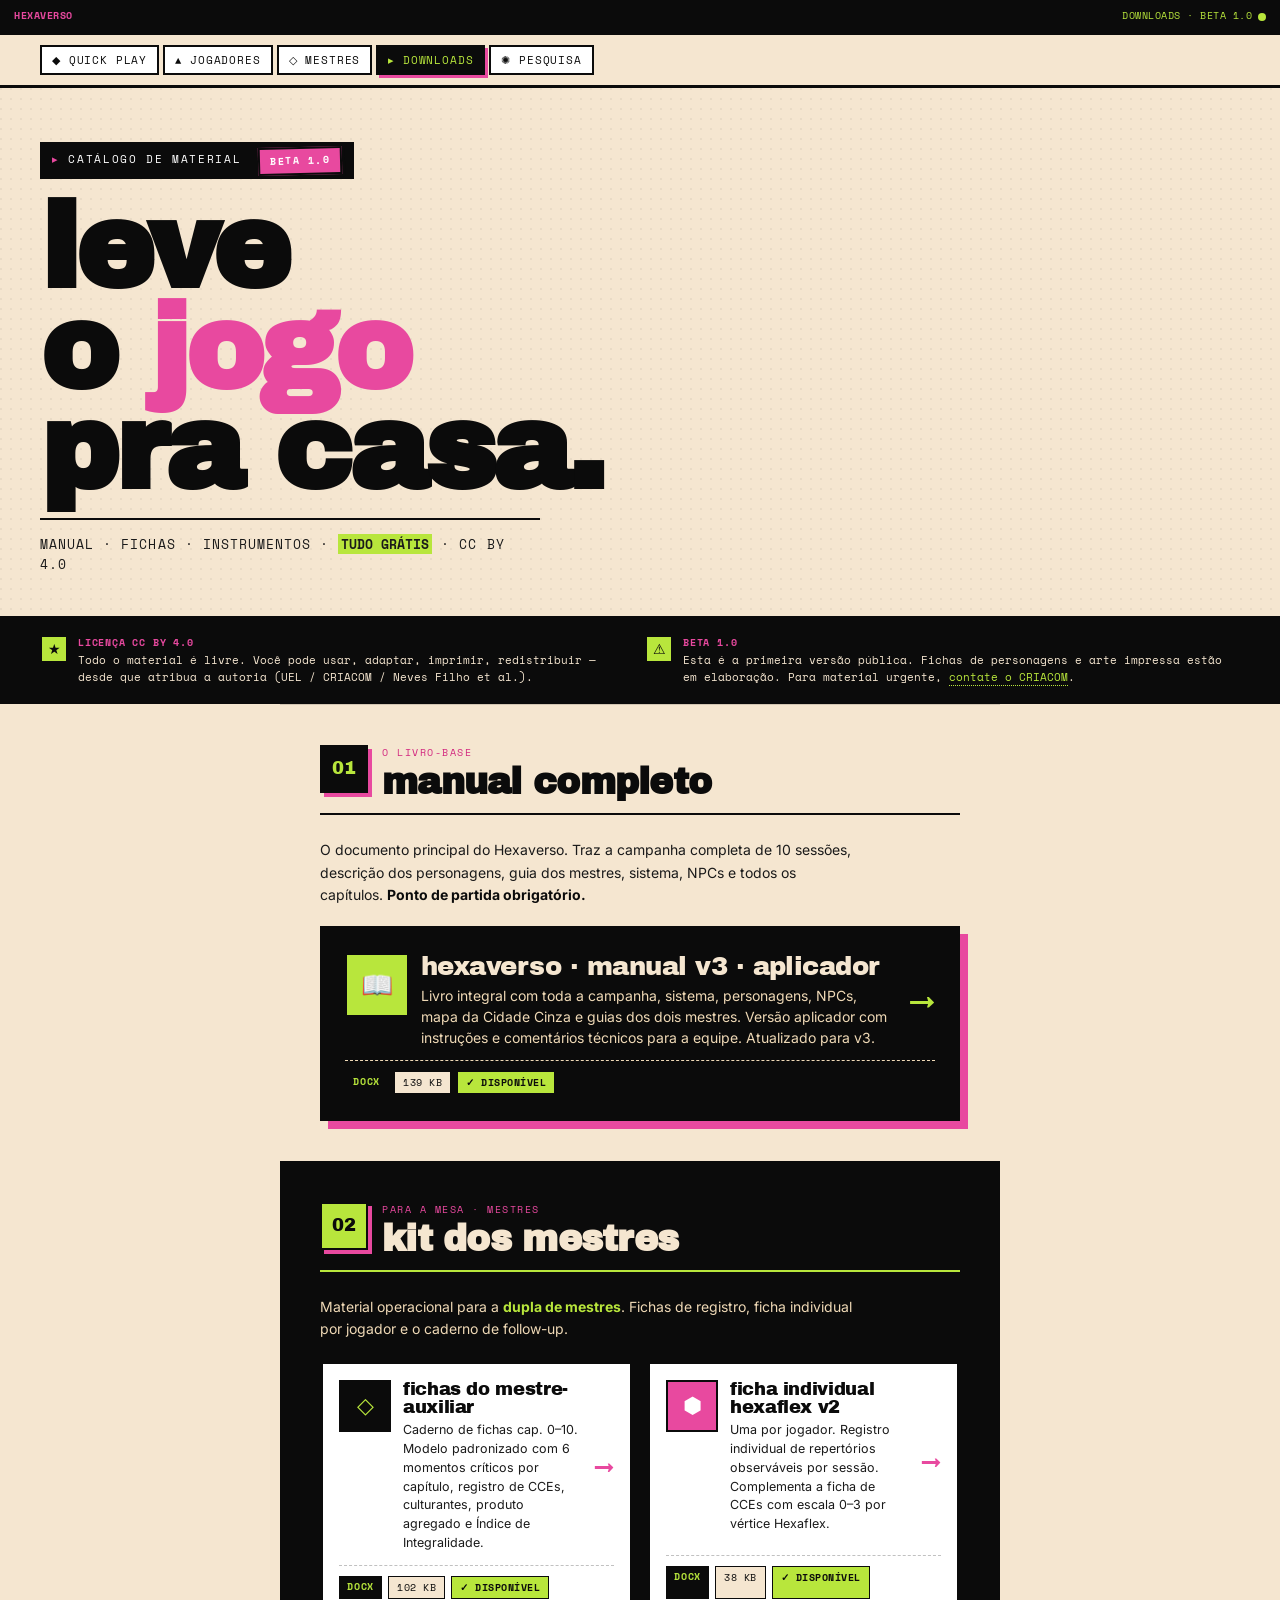
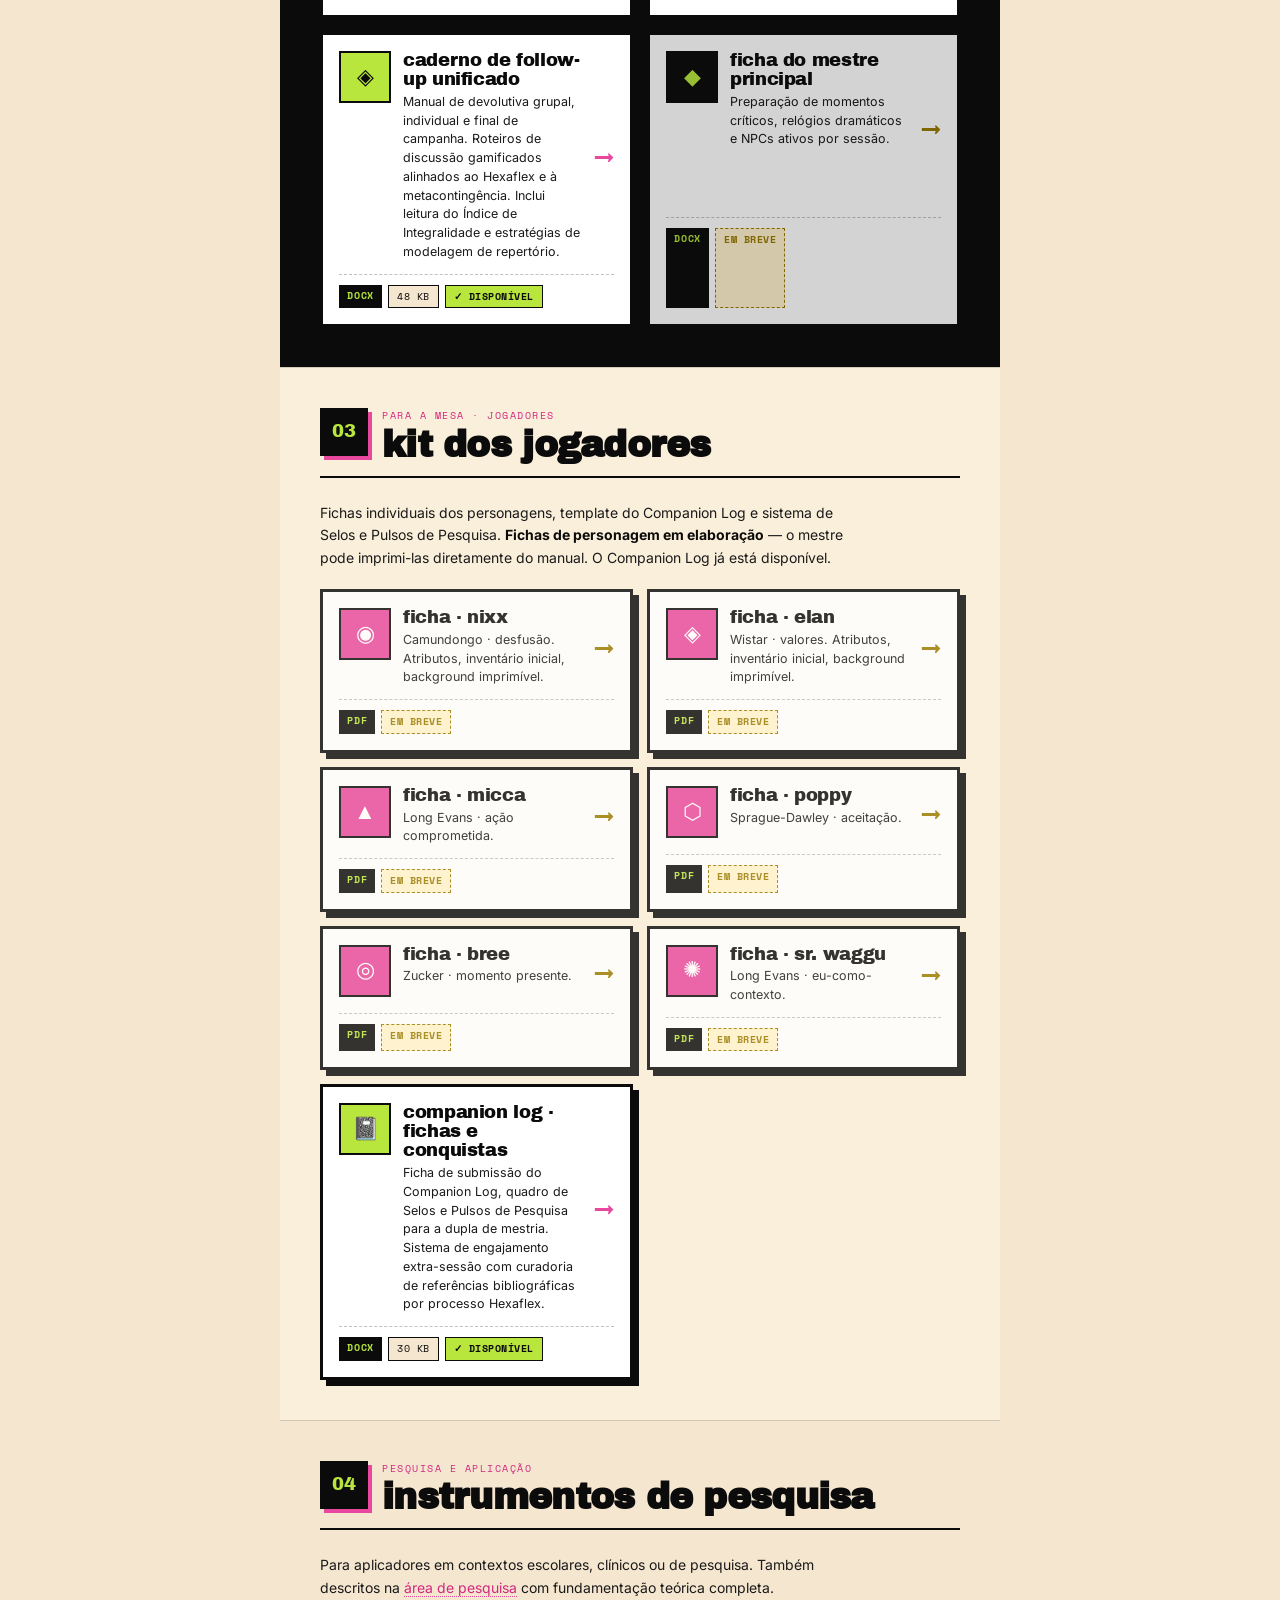
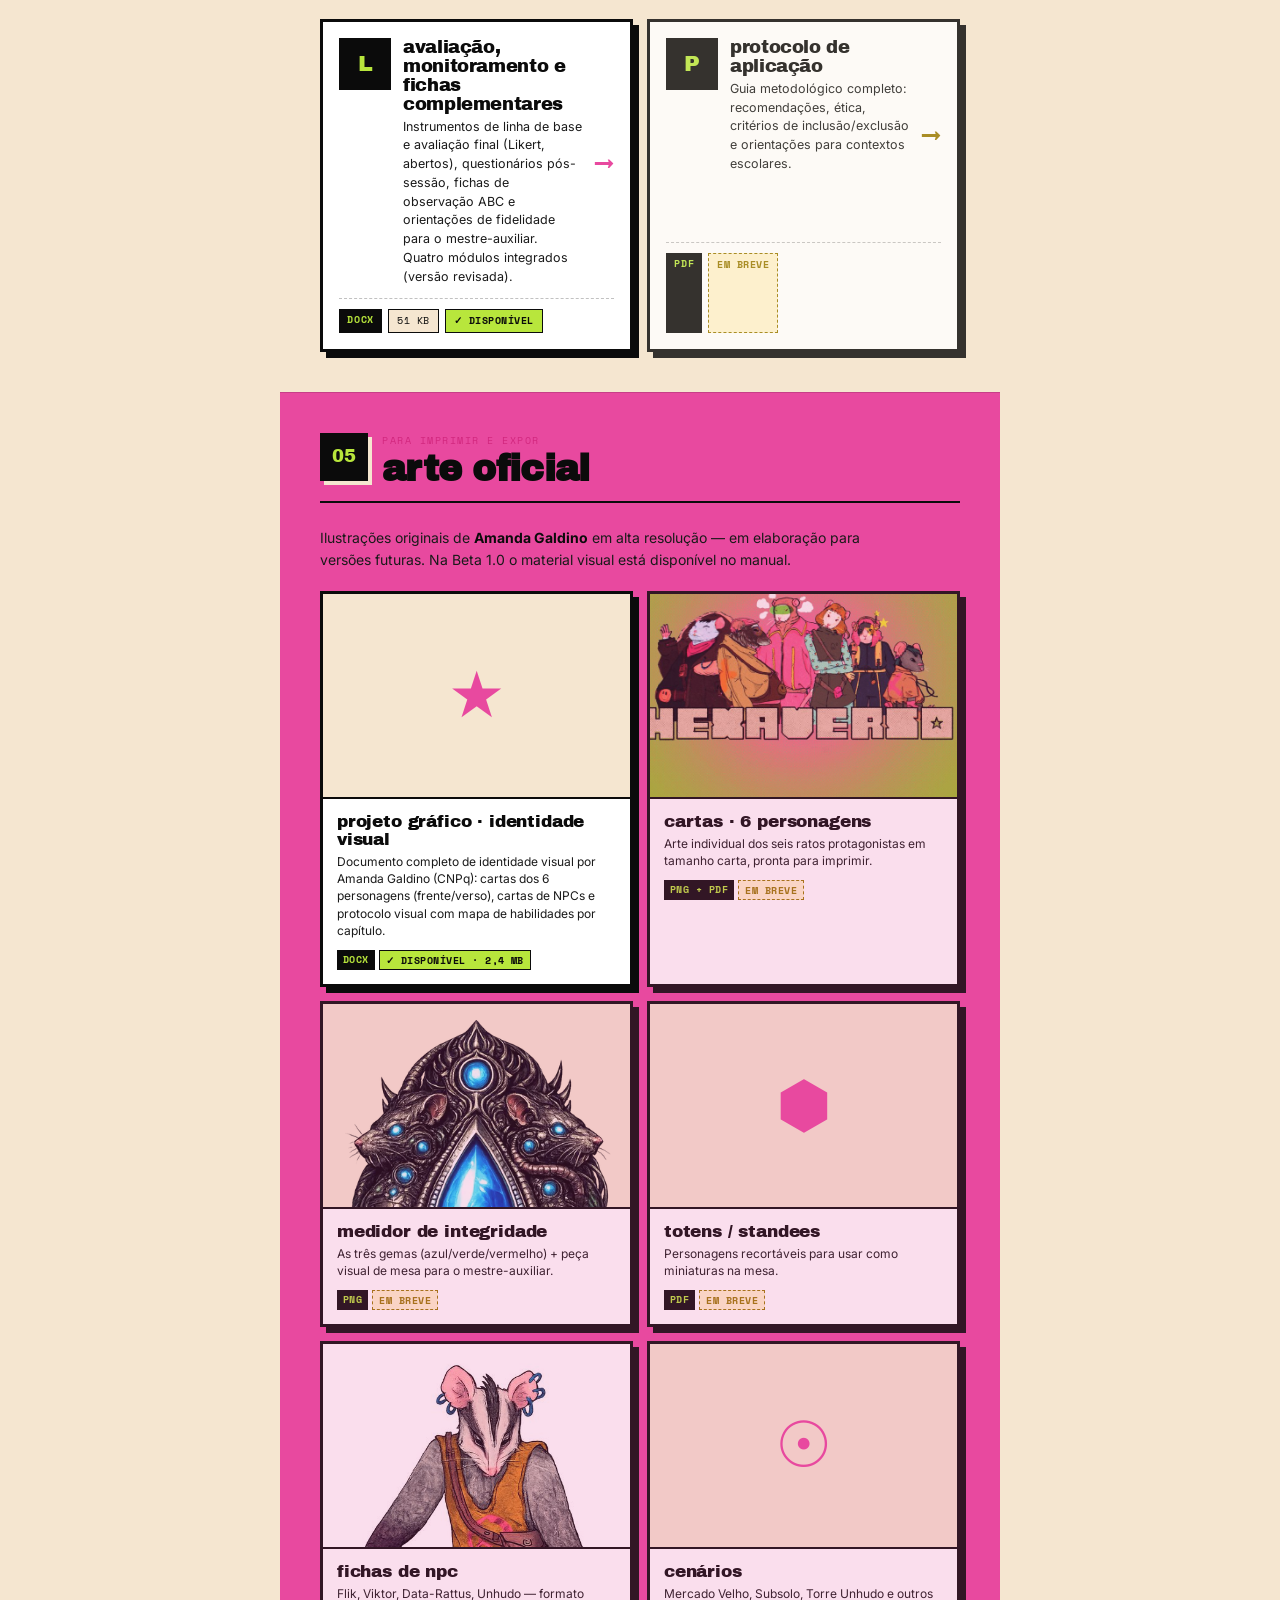
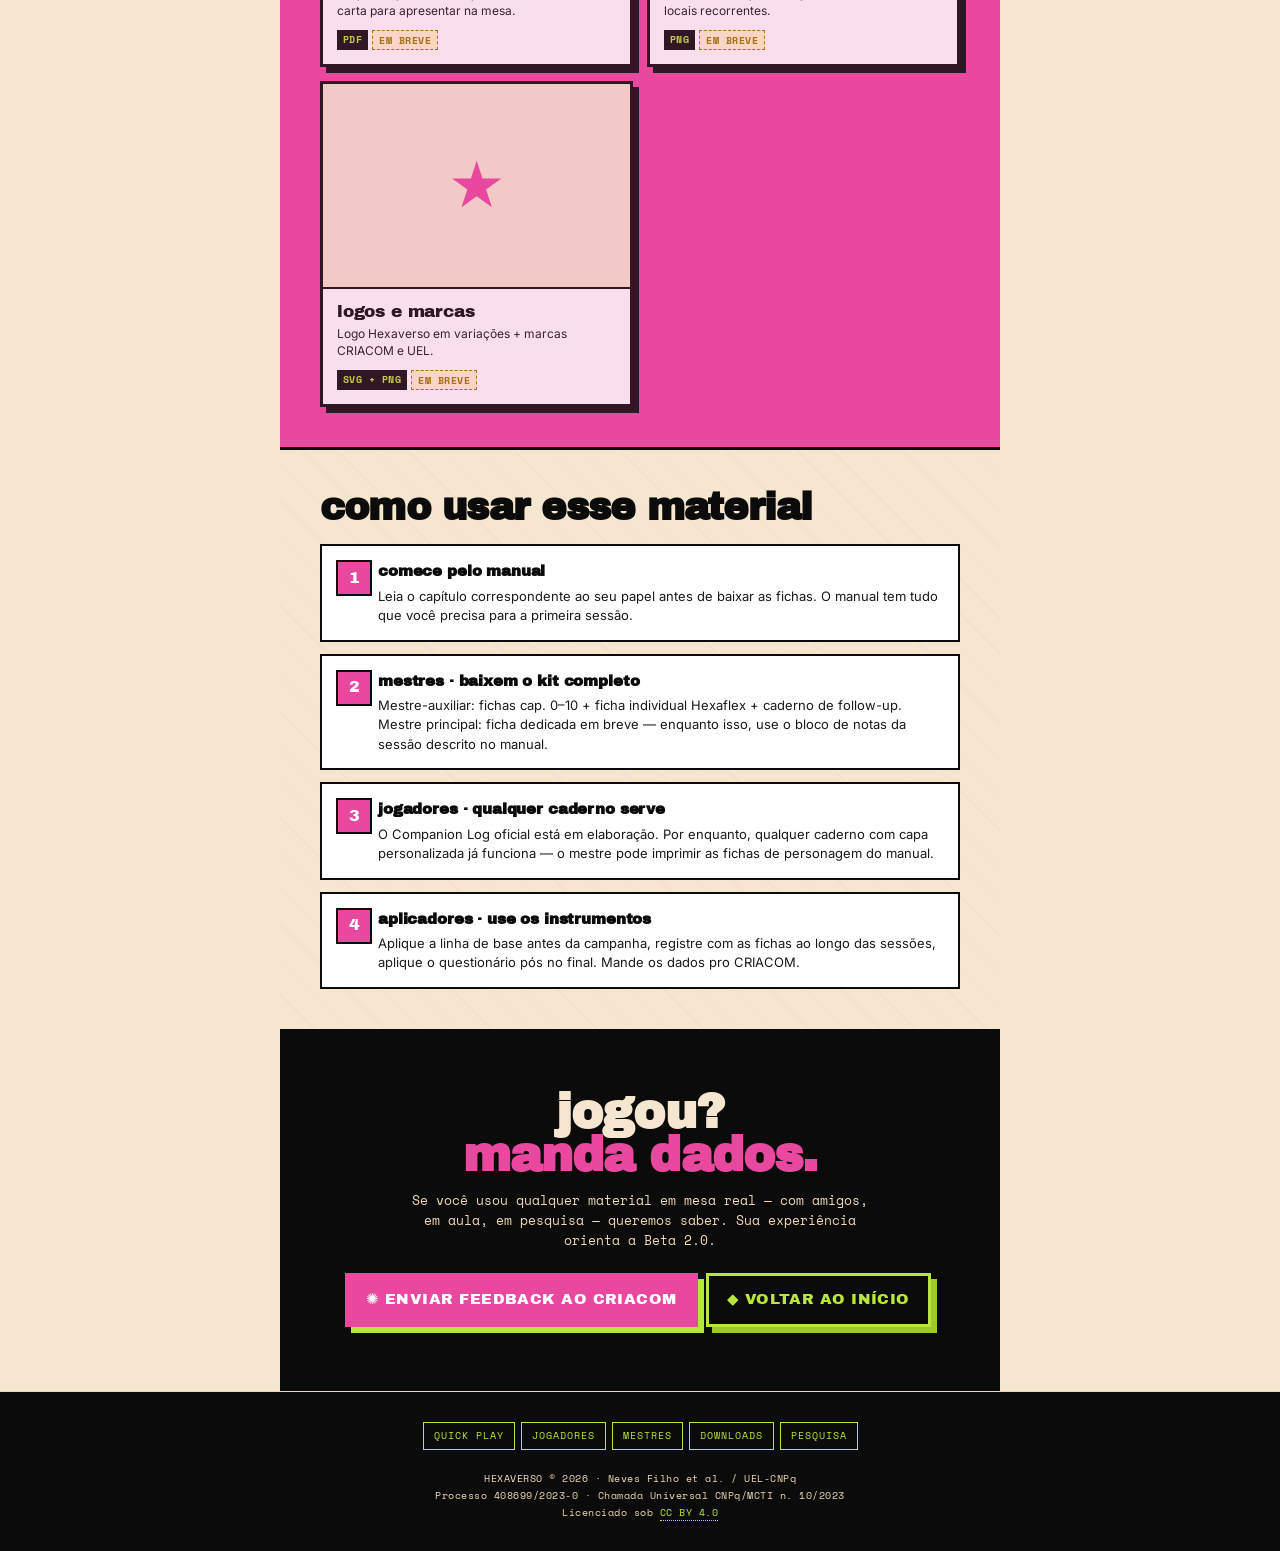
<file: downloads/index.html>
<!DOCTYPE html>
<html lang="pt-BR">
<head>
<meta charset="UTF-8">
<meta name="viewport" content="width=device-width, initial-scale=1.0, maximum-scale=1.0, user-scalable=no">
<meta name="theme-color" content="#F5E6D0">
<title>HEXAVERSO ★ Downloads · Beta 1.0</title>
<meta name="description" content="Baixe o material do Hexaverso Beta 1.0: manual completo, fichas do mestre-auxiliar, ficha individual Hexaflex, caderno de follow-up e instrumentos de pesquisa.">

<link rel="preconnect" href="https://fonts.googleapis.com">
<link rel="preconnect" href="https://fonts.gstatic.com" crossorigin>
<link href="https://fonts.googleapis.com/css2?family=Archivo+Black&family=Space+Mono:wght@400;700&family=Inter:wght@400;500;700&display=swap" rel="stylesheet">
<link rel="stylesheet" href="../assets/css/hexaverso.css">

<style>
/* ============================================================
   DOWNLOADS · creme dominante · catálogo Beta 1.0
   ============================================================ */
body { background: var(--cream); }

.hero-d {
  position: relative; background: var(--cream);
  padding: 54px var(--page-padding) 42px;
  border-bottom: var(--border-heavy); overflow: hidden;
}
.hero-d::before {
  content: ""; position: absolute; inset: 0;
  background-image: radial-gradient(circle at 1px 1px, rgba(11,11,11,0.1) 1px, transparent 1.5px);
  background-size: 10px 10px; pointer-events: none; opacity: 0.5;
}
.hero-d > * { position: relative; z-index: 1; }

.hero-d__tag {
  font-family: var(--font-mono); font-size: 11px;
  letter-spacing: 0.15em; color: var(--paper);
  text-transform: uppercase; display: inline-block;
  background: var(--ink); padding: 5px 12px;
  margin-bottom: 20px;
}
.hero-d__tag::before { content: "▸ "; color: var(--pink); }
.hero-d__version {
  display: inline-block;
  background: var(--pink); color: var(--paper);
  font-family: var(--font-mono); font-size: 10px;
  font-weight: 700; letter-spacing: 0.15em;
  text-transform: uppercase; padding: 4px 10px;
  border: 2px solid var(--ink);
  box-shadow: 3px 3px 0 var(--ink);
  margin-left: 8px; transform: rotate(-1.5deg);
  vertical-align: middle;
}
.hero-d__title {
  font-family: var(--font-display);
  font-size: clamp(54px, 16vw, 118px);
  line-height: 0.85; letter-spacing: -0.035em;
  color: var(--ink); text-transform: lowercase; margin: 0;
}
.hero-d__title em { font-style: normal; color: var(--pink); }
.hero-d__subtitle {
  font-family: var(--font-mono); font-size: 13px;
  letter-spacing: 0.08em; text-transform: uppercase;
  color: var(--ink-soft); margin-top: 18px; padding-top: 14px;
  border-top: 2px solid var(--ink); max-width: 500px;
}
.hero-d__subtitle strong { background: var(--lime); padding: 0 3px; letter-spacing: 0; }

/* Faixa de status */
.notice {
  background: var(--ink); color: var(--cream);
  padding: 16px var(--page-padding);
  display: grid; grid-template-columns: 1fr; gap: 10px;
  font-family: var(--font-mono); font-size: 11px;
  line-height: 1.5; border-bottom: var(--border-heavy);
}
.notice__cell { display: flex; align-items: flex-start; gap: 10px; }
.notice__icon {
  flex-shrink: 0; width: 28px; height: 28px;
  background: var(--lime); color: var(--ink);
  display: grid; place-items: center;
  font-family: var(--font-display); font-size: 14px;
  border: 2px solid var(--ink);
}
.notice__text { flex: 1; }
.notice__text strong {
  color: var(--pink); text-transform: uppercase;
  letter-spacing: 0.08em; display: block;
  font-size: 10px; margin-bottom: 2px;
}
.notice__text a { color: var(--lime); border-bottom: 1px dotted var(--lime); }

/* Categoria */
.cat {
  background: var(--cream); padding: 40px var(--page-padding);
  border-top: 1px solid rgba(11,11,11,0.15);
}
.cat--dark { background: var(--ink); color: var(--cream); }
.cat--alt  { background: #faefda; }
.cat--pink { background: var(--pink); color: var(--ink); }

.cat__head {
  display: flex; align-items: flex-start; gap: 14px;
  margin-bottom: 24px; padding-bottom: 14px;
  border-bottom: 2px solid var(--ink);
}
.cat--dark .cat__head { border-bottom-color: var(--lime); }
.cat--pink .cat__head { border-bottom-color: var(--ink); }

.cat__head__num {
  flex-shrink: 0; width: 48px; height: 48px;
  background: var(--ink); color: var(--lime);
  display: grid; place-items: center;
  font-family: var(--font-display); font-size: 18px;
  border: 2px solid var(--ink);
  box-shadow: 4px 4px 0 var(--pink);
}
.cat--dark .cat__head__num { background: var(--lime); color: var(--ink); box-shadow: 4px 4px 0 var(--pink); }
.cat--pink .cat__head__num { background: var(--ink); color: var(--lime); box-shadow: 4px 4px 0 var(--cream); }

.cat__head__kicker {
  font-family: var(--font-mono); font-size: 10px;
  letter-spacing: 0.15em; text-transform: uppercase;
  color: var(--pink-deep); margin-bottom: 4px;
}
.cat--dark .cat__head__kicker { color: var(--pink); }
.cat__head__title {
  font-family: var(--font-display);
  font-size: clamp(24px, 7vw, 36px);
  line-height: 0.95; letter-spacing: -0.02em;
  text-transform: lowercase; color: var(--ink);
}
.cat--dark .cat__head__title { color: var(--cream); }
.cat__intro {
  font-size: 14px; line-height: 1.6; max-width: 540px;
  margin-bottom: 20px; color: var(--ink-soft);
}
.cat--dark .cat__intro { color: var(--cream-halftone); }
.cat--dark .cat__intro strong { color: var(--lime); }
.cat__intro strong { color: var(--ink); }

/* Cards de download */
.dl-grid { display: grid; gap: 14px; }

.dl-card {
  background: var(--paper); border: var(--border-heavy);
  box-shadow: var(--shadow-hard); padding: 16px;
  display: grid; grid-template-columns: 1fr; gap: 12px;
  position: relative; color: var(--ink);
  transition: transform 80ms, box-shadow 80ms;
}
a.dl-card:hover { background: #fffbf0; }
a.dl-card:active {
  transform: translate(3px, 3px);
  box-shadow: 3px 3px 0 var(--ink);
}
.dl-card--coming { opacity: 0.82; cursor: not-allowed; }
.dl-card--coming:active { transform: none; box-shadow: var(--shadow-hard); }

/* Card destaque */
.dl-card--hero {
  background: var(--ink); color: var(--cream);
  box-shadow: 8px 8px 0 var(--pink); padding: 24px 22px;
}
a.dl-card--hero:hover { background: var(--ink-soft); }
.dl-card--hero .dl-card__name { color: var(--cream); font-size: 26px; }
.dl-card--hero .dl-card__desc { color: var(--cream-halftone); font-size: 14px; }
.dl-card--hero .dl-card__meta { border-top-color: var(--cream-halftone); }
.dl-card--hero .dl-card__arrow { color: var(--lime); font-size: 26px; }
.dl-card--hero .dl-card__icon { background: var(--lime); color: var(--ink); width: 64px; height: 64px; font-size: 26px; }

.dl-card__top {
  display: flex; gap: 12px; align-items: flex-start;
}
.dl-card__icon {
  width: 52px; height: 52px; background: var(--pink);
  color: var(--paper); display: grid; place-items: center;
  font-family: var(--font-display); font-size: 22px;
  border: 2px solid var(--ink); flex-shrink: 0;
}
.dl-card__icon--ink { background: var(--ink); color: var(--lime); }
.dl-card__icon--lime { background: var(--lime); color: var(--ink); }
.dl-card__body { flex: 1; min-width: 0; }
.dl-card__name {
  font-family: var(--font-display); font-size: 18px;
  line-height: 1.05; letter-spacing: -0.02em;
  text-transform: lowercase; margin-bottom: 4px;
}
.dl-card__desc { font-size: 12.5px; line-height: 1.5; color: var(--ink-soft); }
.dl-card__meta {
  display: flex; flex-wrap: wrap; gap: 6px;
  padding-top: 10px; border-top: 1px dashed rgba(11,11,11,0.25);
  font-family: var(--font-mono); font-size: 10px;
  letter-spacing: 0.05em; text-transform: uppercase;
}
.dl-card__format {
  background: var(--ink); color: var(--lime);
  padding: 3px 8px; font-weight: 700; letter-spacing: 0.08em;
}
.dl-card__size {
  background: var(--cream); color: var(--ink);
  padding: 3px 8px; border: 1px solid var(--ink);
}
.dl-card__status--ready {
  background: var(--lime); color: var(--ink);
  padding: 3px 8px; border: 1px solid var(--ink);
  font-weight: 700;
}
.dl-card__status--coming {
  background: #fff3cd; color: #997a00;
  padding: 3px 8px; border: 1px dashed #997a00;
  font-weight: 700;
}
.dl-card__arrow {
  margin-left: auto; align-self: center;
  font-family: var(--font-display); font-size: 20px;
  color: var(--pink);
}
.dl-card--coming .dl-card__arrow { color: #997a00; }

/* Cards de arte com preview */
.dl-art {
  background: var(--paper); border: var(--border-heavy);
  box-shadow: var(--shadow-hard); overflow: hidden;
  display: flex; flex-direction: column;
}
a.dl-art:hover { background: #fffbf0; }
.dl-art--coming { opacity: 0.82; cursor: not-allowed; }

.dl-art__preview {
  aspect-ratio: 3 / 2; background: var(--cream);
  border-bottom: 2px solid var(--ink);
  overflow: hidden; position: relative;
  display: grid; place-items: center;
}
.dl-art__preview img {
  width: 100%; height: 100%; object-fit: cover; object-position: center;
}
.dl-art__preview--icon {
  font-family: var(--font-display); font-size: 64px; color: var(--pink);
}
.dl-art__body { padding: 14px; }
.dl-art__name {
  font-family: var(--font-display); font-size: 17px;
  line-height: 1.05; letter-spacing: -0.01em;
  text-transform: lowercase; margin-bottom: 4px;
}
.dl-art__desc {
  font-size: 12px; line-height: 1.45; color: var(--ink-soft); margin-bottom: 10px;
}
.dl-art__meta {
  display: flex; flex-wrap: wrap; gap: 4px;
  font-family: var(--font-mono); font-size: 9.5px;
  letter-spacing: 0.05em; text-transform: uppercase;
}
.dl-art__format { background: var(--ink); color: var(--lime); padding: 2px 6px; font-weight: 700; }
.dl-art__status--ready { background: var(--lime); color: var(--ink); padding: 2px 6px; border: 1px solid var(--ink); font-weight: 700; }
.dl-art__status--coming { background: #fff3cd; color: #997a00; padding: 2px 6px; border: 1px dashed #997a00; font-weight: 700; }

/* Pack/combo */
.pack {
  background: var(--paper); color: var(--ink);
  border: var(--border-heavy); box-shadow: 6px 6px 0 var(--lime);
  padding: 18px; margin-top: 20px;
}
.pack__label {
  font-family: var(--font-mono); font-size: 10px;
  letter-spacing: 0.15em; text-transform: uppercase;
  color: var(--pink-deep); margin-bottom: 6px;
}
.pack__title {
  font-family: var(--font-display); font-size: 20px;
  line-height: 1; letter-spacing: -0.02em;
  text-transform: lowercase; margin-bottom: 8px;
}
.pack__body { font-size: 13.5px; line-height: 1.55; color: var(--ink-soft); margin-bottom: 12px; }
.pack__btn {
  display: inline-block; background: var(--ink); color: var(--lime);
  font-family: var(--font-display); font-size: 15px;
  text-transform: uppercase; padding: 10px 16px;
  border: 3px solid var(--ink); box-shadow: 4px 4px 0 var(--pink);
  letter-spacing: 0.03em;
}

/* How-to */
.howto {
  background: var(--cream); padding: 40px var(--page-padding);
  border-top: var(--border-heavy); border-bottom: var(--border-heavy);
  position: relative; overflow: hidden;
}
.howto::before {
  content: ""; position: absolute; inset: 0;
  background-image: repeating-linear-gradient(
    45deg, transparent 0, transparent 24px,
    rgba(232,73,159,0.05) 24px, rgba(232,73,159,0.05) 25px
  );
  pointer-events: none;
}
.howto > * { position: relative; z-index: 1; }
.howto__title {
  font-family: var(--font-display); font-size: clamp(26px, 7vw, 38px);
  line-height: 0.95; letter-spacing: -0.02em;
  text-transform: lowercase; margin-bottom: 18px;
}
.howto__steps { display: grid; gap: 12px; counter-reset: howto; }
.howto-step {
  background: var(--paper); border: 2px solid var(--ink);
  padding: 14px 16px 14px 56px; position: relative;
  counter-increment: howto;
}
.howto-step::before {
  content: counter(howto); position: absolute; left: 14px; top: 14px;
  width: 32px; height: 32px; background: var(--pink); color: var(--paper);
  display: grid; place-items: center;
  font-family: var(--font-display); font-size: 16px;
  border: 2px solid var(--ink);
}
.howto-step strong {
  font-family: var(--font-display); font-size: 15px;
  display: block; margin-bottom: 3px;
  text-transform: lowercase; letter-spacing: -0.01em;
}
.howto-step span { font-size: 13px; line-height: 1.5; color: var(--ink-soft); display: block; }

/* CTA */
.cta-d {
  background: var(--ink); color: var(--cream);
  text-align: center; padding: 56px var(--page-padding);
}
.cta-d__title {
  font-family: var(--font-display);
  font-size: clamp(32px, 9vw, 48px);
  line-height: 0.9; letter-spacing: -0.02em;
  text-transform: lowercase; margin-bottom: 14px; color: var(--cream);
}
.cta-d__title span { color: var(--pink); }
.cta-d__body {
  font-family: var(--font-mono); font-size: 12.5px; line-height: 1.6;
  max-width: 460px; margin: 0 auto 22px; color: var(--cream-halftone);
}
.cta-d__btn {
  display: inline-block; background: var(--pink); color: var(--paper);
  font-family: var(--font-display); font-size: 15px;
  text-transform: uppercase; padding: 12px 18px;
  border: 3px solid var(--pink); box-shadow: 6px 6px 0 var(--lime);
  letter-spacing: 0.03em; margin: 0 4px 8px 0;
}
.cta-d__btn--outline {
  background: transparent; color: var(--lime); border-color: var(--lime);
  box-shadow: 6px 6px 0 var(--lime-deep);
}

@media (min-width: 720px) {
  .notice { grid-template-columns: 1fr 1fr; }
  .dl-grid--art { grid-template-columns: repeat(3, 1fr); }
  .dl-grid { grid-template-columns: 1fr 1fr; }
  .dl-card--hero { grid-column: 1 / -1; }
}
</style>
<link rel="icon" type="image/png" sizes="32x32" href="../assets/images/favicon.png">
<link rel="icon" type="image/png" sizes="16x16" href="../assets/images/favicon.png">
<link rel="apple-touch-icon" href="../assets/images/favicon.png">
</head>

<body>

<!-- TOPBAR -->
<div class="topbar">
  <span class="topbar__brand"><a href="../index.html">HEXAVERSO</a></span>
  <span class="topbar__meta">downloads · beta 1.0<span class="topbar__blink"></span></span>
</div>

<!-- NAV -->
<nav class="nav" aria-label="Navegação principal">
  <ul class="nav__list">
    <li class="nav__item"><a href="../index.html">◆ quick play</a></li>
    <li class="nav__item"><a href="../jogadores/index.html">▲ jogadores</a></li>
    <li class="nav__item"><a href="../mestres/index.html">◇ mestres</a></li>
    <li class="nav__item nav__item--active"><a href="./index.html">▸ downloads</a></li>
    <li class="nav__item"><a href="../pesquisa/index.html">✺ pesquisa</a></li>
  </ul>
</nav>

<!-- HERO -->
<header class="hero-d">
  <span class="hero-d__tag">catálogo de material <span class="hero-d__version">beta 1.0</span></span>
  <h1 class="hero-d__title">leve<br>o <em>jogo</em><br>pra casa.</h1>
  <p class="hero-d__subtitle">
    manual · fichas · instrumentos · <strong>tudo grátis</strong> · cc by 4.0
  </p>
</header>

<!-- NOTICE -->
<div class="notice">
  <div class="notice__cell">
    <div class="notice__icon">★</div>
    <div class="notice__text">
      <strong>licença CC BY 4.0</strong>
      Todo o material é livre. Você pode usar, adaptar, imprimir, redistribuir — desde que atribua a autoria (UEL / CRIACOM / Neves Filho et al.).
    </div>
  </div>
  <div class="notice__cell">
    <div class="notice__icon">⚠</div>
    <div class="notice__text">
      <strong>beta 1.0</strong>
      Esta é a primeira versão pública. Fichas de personagens e arte impressa estão em elaboração. Para material urgente, <a href="../pesquisa/index.html#contato">contate o CRIACOM</a>.
    </div>
  </div>
</div>

<main>

<!-- 01 MANUAL COMPLETO -->
<section class="cat">
  <div class="cat__head">
    <div class="cat__head__num">01</div>
    <div>
      <div class="cat__head__kicker">o livro-base</div>
      <h2 class="cat__head__title">manual completo</h2>
    </div>
  </div>
  <p class="cat__intro">
    O documento principal do Hexaverso. Traz a campanha completa de 10 sessões, descrição dos personagens, guia dos mestres, sistema, NPCs e todos os capítulos. <strong>Ponto de partida obrigatório.</strong>
  </p>

  <div class="dl-grid">
    <a href="../assets/fichas/hexaverso-manual-beta-v3.pdf" class="dl-card dl-card--hero">
      <div class="dl-card__top">
        <div class="dl-card__icon">📖</div>
        <div class="dl-card__body">
          <div class="dl-card__name">hexaverso · manual v3 · aplicador</div>
          <div class="dl-card__desc">Livro integral com toda a campanha, sistema, personagens, NPCs, mapa da Cidade Cinza e guias dos dois mestres. Versão aplicador com instruções e comentários técnicos para a equipe. Atualizado para v3.</div>
        </div>
        <span class="dl-card__arrow">→</span>
      </div>
      <div class="dl-card__meta">
        <span class="dl-card__format">DOCX</span>
        <span class="dl-card__size">139 KB</span>
        <span class="dl-card__status--ready">✓ disponível</span>
      </div>
    </a>
  </div>
</section>

<!-- 02 KIT DOS MESTRES -->
<section class="cat cat--dark">
  <div class="cat__head">
    <div class="cat__head__num">02</div>
    <div>
      <div class="cat__head__kicker">para a mesa · mestres</div>
      <h2 class="cat__head__title">kit dos mestres</h2>
    </div>
  </div>
  <p class="cat__intro">
    Material operacional para a <strong>dupla de mestres</strong>. Fichas de registro, ficha individual por jogador e o caderno de follow-up.
  </p>

  <div class="dl-grid">

    <a href="../assets/fichas/hexaverso-fichas-mestre-auxiliar.docx" class="dl-card">
      <div class="dl-card__top">
        <div class="dl-card__icon dl-card__icon--ink">◇</div>
        <div class="dl-card__body">
          <div class="dl-card__name">fichas do mestre-auxiliar</div>
          <div class="dl-card__desc">Caderno de fichas cap. 0–10. Modelo padronizado com 6 momentos críticos por capítulo, registro de CCEs, culturantes, produto agregado e Índice de Integralidade.</div>
        </div>
        <span class="dl-card__arrow">→</span>
      </div>
      <div class="dl-card__meta">
        <span class="dl-card__format">DOCX</span>
        <span class="dl-card__size">102 KB</span>
        <span class="dl-card__status--ready">✓ disponível</span>
      </div>
    </a>

    <a href="../assets/fichas/hexaverso-ficha-individual-hexaflex-v2.docx" class="dl-card">
      <div class="dl-card__top">
        <div class="dl-card__icon">⬢</div>
        <div class="dl-card__body">
          <div class="dl-card__name">ficha individual hexaflex v2</div>
          <div class="dl-card__desc">Uma por jogador. Registro individual de repertórios observáveis por sessão. Complementa a ficha de CCEs com escala 0–3 por vértice Hexaflex.</div>
        </div>
        <span class="dl-card__arrow">→</span>
      </div>
      <div class="dl-card__meta">
        <span class="dl-card__format">DOCX</span>
        <span class="dl-card__size">38 KB</span>
        <span class="dl-card__status--ready">✓ disponível</span>
      </div>
    </a>

    <a href="../assets/fichas/hexaverso-caderno-followup-unificado.docx" class="dl-card">
      <div class="dl-card__top">
        <div class="dl-card__icon dl-card__icon--lime">◈</div>
        <div class="dl-card__body">
          <div class="dl-card__name">caderno de follow-up unificado</div>
          <div class="dl-card__desc">Manual de devolutiva grupal, individual e final de campanha. Roteiros de discussão gamificados alinhados ao Hexaflex e à metacontingência. Inclui leitura do Índice de Integralidade e estratégias de modelagem de repertório.</div>
        </div>
        <span class="dl-card__arrow">→</span>
      </div>
      <div class="dl-card__meta">
        <span class="dl-card__format">DOCX</span>
        <span class="dl-card__size">48 KB</span>
        <span class="dl-card__status--ready">✓ disponível</span>
      </div>
    </a>

    <div class="dl-card dl-card--coming">
      <div class="dl-card__top">
        <div class="dl-card__icon dl-card__icon--ink">◆</div>
        <div class="dl-card__body">
          <div class="dl-card__name">ficha do mestre principal</div>
          <div class="dl-card__desc">Preparação de momentos críticos, relógios dramáticos e NPCs ativos por sessão.</div>
        </div>
        <span class="dl-card__arrow">→</span>
      </div>
      <div class="dl-card__meta">
        <span class="dl-card__format">DOCX</span>
        <span class="dl-card__status--coming">em breve</span>
      </div>
    </div>

  </div>
</section>

<!-- 03 KIT DOS JOGADORES -->
<section class="cat cat--alt">
  <div class="cat__head">
    <div class="cat__head__num">03</div>
    <div>
      <div class="cat__head__kicker">para a mesa · jogadores</div>
      <h2 class="cat__head__title">kit dos jogadores</h2>
    </div>
  </div>
  <p class="cat__intro">
    Fichas individuais dos personagens, template do Companion Log e sistema de Selos e Pulsos de Pesquisa. <strong>Fichas de personagem em elaboração</strong> — o mestre pode imprimi-las diretamente do manual. O Companion Log já está disponível.
  </p>

  <div class="dl-grid">

    <div class="dl-card dl-card--coming">
      <div class="dl-card__top">
        <div class="dl-card__icon">◉</div>
        <div class="dl-card__body">
          <div class="dl-card__name">ficha · nixx</div>
          <div class="dl-card__desc">Camundongo · desfusão. Atributos, inventário inicial, background imprimível.</div>
        </div>
        <span class="dl-card__arrow">→</span>
      </div>
      <div class="dl-card__meta">
        <span class="dl-card__format">PDF</span>
        <span class="dl-card__status--coming">em breve</span>
      </div>
    </div>

    <div class="dl-card dl-card--coming">
      <div class="dl-card__top">
        <div class="dl-card__icon">◈</div>
        <div class="dl-card__body">
          <div class="dl-card__name">ficha · elan</div>
          <div class="dl-card__desc">Wistar · valores. Atributos, inventário inicial, background imprimível.</div>
        </div>
        <span class="dl-card__arrow">→</span>
      </div>
      <div class="dl-card__meta">
        <span class="dl-card__format">PDF</span>
        <span class="dl-card__status--coming">em breve</span>
      </div>
    </div>

    <div class="dl-card dl-card--coming">
      <div class="dl-card__top">
        <div class="dl-card__icon">▲</div>
        <div class="dl-card__body">
          <div class="dl-card__name">ficha · micca</div>
          <div class="dl-card__desc">Long Evans · ação comprometida.</div>
        </div>
        <span class="dl-card__arrow">→</span>
      </div>
      <div class="dl-card__meta">
        <span class="dl-card__format">PDF</span>
        <span class="dl-card__status--coming">em breve</span>
      </div>
    </div>

    <div class="dl-card dl-card--coming">
      <div class="dl-card__top">
        <div class="dl-card__icon">⬡</div>
        <div class="dl-card__body">
          <div class="dl-card__name">ficha · poppy</div>
          <div class="dl-card__desc">Sprague-Dawley · aceitação.</div>
        </div>
        <span class="dl-card__arrow">→</span>
      </div>
      <div class="dl-card__meta">
        <span class="dl-card__format">PDF</span>
        <span class="dl-card__status--coming">em breve</span>
      </div>
    </div>

    <div class="dl-card dl-card--coming">
      <div class="dl-card__top">
        <div class="dl-card__icon">◎</div>
        <div class="dl-card__body">
          <div class="dl-card__name">ficha · bree</div>
          <div class="dl-card__desc">Zucker · momento presente.</div>
        </div>
        <span class="dl-card__arrow">→</span>
      </div>
      <div class="dl-card__meta">
        <span class="dl-card__format">PDF</span>
        <span class="dl-card__status--coming">em breve</span>
      </div>
    </div>

    <div class="dl-card dl-card--coming">
      <div class="dl-card__top">
        <div class="dl-card__icon">✺</div>
        <div class="dl-card__body">
          <div class="dl-card__name">ficha · sr. waggu</div>
          <div class="dl-card__desc">Long Evans · eu-como-contexto.</div>
        </div>
        <span class="dl-card__arrow">→</span>
      </div>
      <div class="dl-card__meta">
        <span class="dl-card__format">PDF</span>
        <span class="dl-card__status--coming">em breve</span>
      </div>
    </div>

    <a href="../assets/fichas/hexaverso-companion-logs.docx" class="dl-card">
      <div class="dl-card__top">
        <div class="dl-card__icon dl-card__icon--lime">📓</div>
        <div class="dl-card__body">
          <div class="dl-card__name">companion log · fichas e conquistas</div>
          <div class="dl-card__desc">Ficha de submissão do Companion Log, quadro de Selos e Pulsos de Pesquisa para a dupla de mestria. Sistema de engajamento extra-sessão com curadoria de referências bibliográficas por processo Hexaflex.</div>
        </div>
        <span class="dl-card__arrow">→</span>
      </div>
      <div class="dl-card__meta">
        <span class="dl-card__format">DOCX</span>
        <span class="dl-card__size">30 KB</span>
        <span class="dl-card__status--ready">✓ disponível</span>
      </div>
    </a>

  </div>
</section>

<!-- 04 MATERIAL CIENTÍFICO -->
<section class="cat">
  <div class="cat__head">
    <div class="cat__head__num">04</div>
    <div>
      <div class="cat__head__kicker">pesquisa e aplicação</div>
      <h2 class="cat__head__title">instrumentos de pesquisa</h2>
    </div>
  </div>
  <p class="cat__intro">
    Para aplicadores em contextos escolares, clínicos ou de pesquisa. Também descritos na <a href="../pesquisa/index.html" style="color:var(--pink-deep); border-bottom:1px dotted var(--pink);">área de pesquisa</a> com fundamentação teórica completa.
  </p>

  <div class="dl-grid">

    <a href="../assets/fichas/hexaverso-avaliacao-monitoramento.docx" class="dl-card">
      <div class="dl-card__top">
        <div class="dl-card__icon dl-card__icon--ink">L</div>
        <div class="dl-card__body">
          <div class="dl-card__name">avaliação, monitoramento e fichas complementares</div>
          <div class="dl-card__desc">Instrumentos de linha de base e avaliação final (Likert, abertos), questionários pós-sessão, fichas de observação ABC e orientações de fidelidade para o mestre-auxiliar. Quatro módulos integrados (versão revisada).</div>
        </div>
        <span class="dl-card__arrow">→</span>
      </div>
      <div class="dl-card__meta">
        <span class="dl-card__format">DOCX</span>
        <span class="dl-card__size">51 KB</span>
        <span class="dl-card__status--ready">✓ disponível</span>
      </div>
    </a>

    <div class="dl-card dl-card--coming">
      <div class="dl-card__top">
        <div class="dl-card__icon dl-card__icon--ink">P</div>
        <div class="dl-card__body">
          <div class="dl-card__name">protocolo de aplicação</div>
          <div class="dl-card__desc">Guia metodológico completo: recomendações, ética, critérios de inclusão/exclusão e orientações para contextos escolares.</div>
        </div>
        <span class="dl-card__arrow">→</span>
      </div>
      <div class="dl-card__meta">
        <span class="dl-card__format">PDF</span>
        <span class="dl-card__status--coming">em breve</span>
      </div>
    </div>

  </div>
</section>

<!-- 05 ARTE OFICIAL -->
<section class="cat cat--pink">
  <div class="cat__head">
    <div class="cat__head__num">05</div>
    <div>
      <div class="cat__head__kicker">para imprimir e expor</div>
      <h2 class="cat__head__title">arte oficial</h2>
    </div>
  </div>
  <p class="cat__intro">
    Ilustrações originais de <strong>Amanda Galdino</strong> em alta resolução — em elaboração para versões futuras. Na Beta 1.0 o material visual está disponível no manual.
  </p>

  <div class="dl-grid dl-grid--art">

    <a href="../assets/fichas/hexaverso-projeto-grafico.docx" class="dl-art">
      <div class="dl-art__preview dl-art__preview--icon">★</div>
      <div class="dl-art__body">
        <div class="dl-art__name">projeto gráfico · identidade visual</div>
        <div class="dl-art__desc">Documento completo de identidade visual por Amanda Galdino (CNPq): cartas dos 6 personagens (frente/verso), cartas de NPCs e protocolo visual com mapa de habilidades por capítulo.</div>
        <div class="dl-art__meta">
          <span class="dl-art__format">DOCX</span>
          <span class="dl-art__status--ready">✓ disponível · 2,4 MB</span>
        </div>
      </div>
    </a>

    <div class="dl-art dl-art--coming">
      <div class="dl-art__preview">
        <img src="../assets/images/group.jpg" alt="Os seis protagonistas do Hexaverso">
      </div>
      <div class="dl-art__body">
        <div class="dl-art__name">cartas · 6 personagens</div>
        <div class="dl-art__desc">Arte individual dos seis ratos protagonistas em tamanho carta, pronta para imprimir.</div>
        <div class="dl-art__meta">
          <span class="dl-art__format">PNG + PDF</span>
          <span class="dl-art__status--coming">em breve</span>
        </div>
      </div>
    </div>

    <div class="dl-art dl-art--coming">
      <div class="dl-art__preview">
        <img src="../assets/images/medidor_azul.webp" alt="Medidor de Integridade azul">
      </div>
      <div class="dl-art__body">
        <div class="dl-art__name">medidor de integridade</div>
        <div class="dl-art__desc">As três gemas (azul/verde/vermelho) + peça visual de mesa para o mestre-auxiliar.</div>
        <div class="dl-art__meta">
          <span class="dl-art__format">PNG</span>
          <span class="dl-art__status--coming">em breve</span>
        </div>
      </div>
    </div>

    <div class="dl-art dl-art--coming">
      <div class="dl-art__preview dl-art__preview--icon">⬢</div>
      <div class="dl-art__body">
        <div class="dl-art__name">totens / standees</div>
        <div class="dl-art__desc">Personagens recortáveis para usar como miniaturas na mesa.</div>
        <div class="dl-art__meta">
          <span class="dl-art__format">PDF</span>
          <span class="dl-art__status--coming">em breve</span>
        </div>
      </div>
    </div>

    <div class="dl-art dl-art--coming">
      <div class="dl-art__preview">
        <img src="../assets/images/flik.jpg" alt="Flik, NPC saruê aliado">
      </div>
      <div class="dl-art__body">
        <div class="dl-art__name">fichas de npc</div>
        <div class="dl-art__desc">Flik, Viktor, Data-Rattus, Unhudo — formato carta para apresentar na mesa.</div>
        <div class="dl-art__meta">
          <span class="dl-art__format">PDF</span>
          <span class="dl-art__status--coming">em breve</span>
        </div>
      </div>
    </div>

    <div class="dl-art dl-art--coming">
      <div class="dl-art__preview dl-art__preview--icon">☉</div>
      <div class="dl-art__body">
        <div class="dl-art__name">cenários</div>
        <div class="dl-art__desc">Mercado Velho, Subsolo, Torre Unhudo e outros locais recorrentes.</div>
        <div class="dl-art__meta">
          <span class="dl-art__format">PNG</span>
          <span class="dl-art__status--coming">em breve</span>
        </div>
      </div>
    </div>

    <div class="dl-art dl-art--coming">
      <div class="dl-art__preview dl-art__preview--icon">★</div>
      <div class="dl-art__body">
        <div class="dl-art__name">logos e marcas</div>
        <div class="dl-art__desc">Logo Hexaverso em variações + marcas CRIACOM e UEL.</div>
        <div class="dl-art__meta">
          <span class="dl-art__format">SVG + PNG</span>
          <span class="dl-art__status--coming">em breve</span>
        </div>
      </div>
    </div>

  </div>
</section>

<!-- COMO USAR -->
<section class="howto">
  <h2 class="howto__title">como usar esse material</h2>
  <div class="howto__steps">
    <div class="howto-step">
      <strong>comece pelo manual</strong>
      <span>Leia o capítulo correspondente ao seu papel antes de baixar as fichas. O manual tem tudo que você precisa para a primeira sessão.</span>
    </div>
    <div class="howto-step">
      <strong>mestres · baixem o kit completo</strong>
      <span>Mestre-auxiliar: fichas cap. 0–10 + ficha individual Hexaflex + caderno de follow-up. Mestre principal: ficha dedicada em breve — enquanto isso, use o bloco de notas da sessão descrito no manual.</span>
    </div>
    <div class="howto-step">
      <strong>jogadores · qualquer caderno serve</strong>
      <span>O Companion Log oficial está em elaboração. Por enquanto, qualquer caderno com capa personalizada já funciona — o mestre pode imprimir as fichas de personagem do manual.</span>
    </div>
    <div class="howto-step">
      <strong>aplicadores · use os instrumentos</strong>
      <span>Aplique a linha de base antes da campanha, registre com as fichas ao longo das sessões, aplique o questionário pós no final. Mande os dados pro CRIACOM.</span>
    </div>
  </div>
</section>

<!-- CTA -->
<section class="cta-d">
  <h2 class="cta-d__title">jogou?<br><span>manda dados.</span></h2>
  <p class="cta-d__body">
    Se você usou qualquer material em mesa real — com amigos, em aula, em pesquisa — queremos saber. Sua experiência orienta a Beta 2.0.
  </p>
  <a href="../pesquisa/index.html#convocacao" class="cta-d__btn">✺ enviar feedback ao CRIACOM</a>
  <a href="../index.html" class="cta-d__btn cta-d__btn--outline">◆ voltar ao início</a>
</section>

</main>

<!-- FOOTER -->
<footer class="footer">
  <div class="footer__nav">
    <a href="../index.html">quick play</a>
    <a href="../jogadores/index.html">jogadores</a>
    <a href="../mestres/index.html">mestres</a>
    <a href="./index.html">downloads</a>
    <a href="../pesquisa/index.html">pesquisa</a>
  </div>
  <div class="footer__body">
    HEXAVERSO © 2026 · Neves Filho et al. / UEL-CNPq<br>
    Processo 408699/2023-0 · Chamada Universal CNPq/MCTI n. 10/2023<br>
    Licenciado sob <a href="https://creativecommons.org/licenses/by/4.0/">CC BY 4.0</a>
  </div>
</footer>

</body>
</html>
</file>
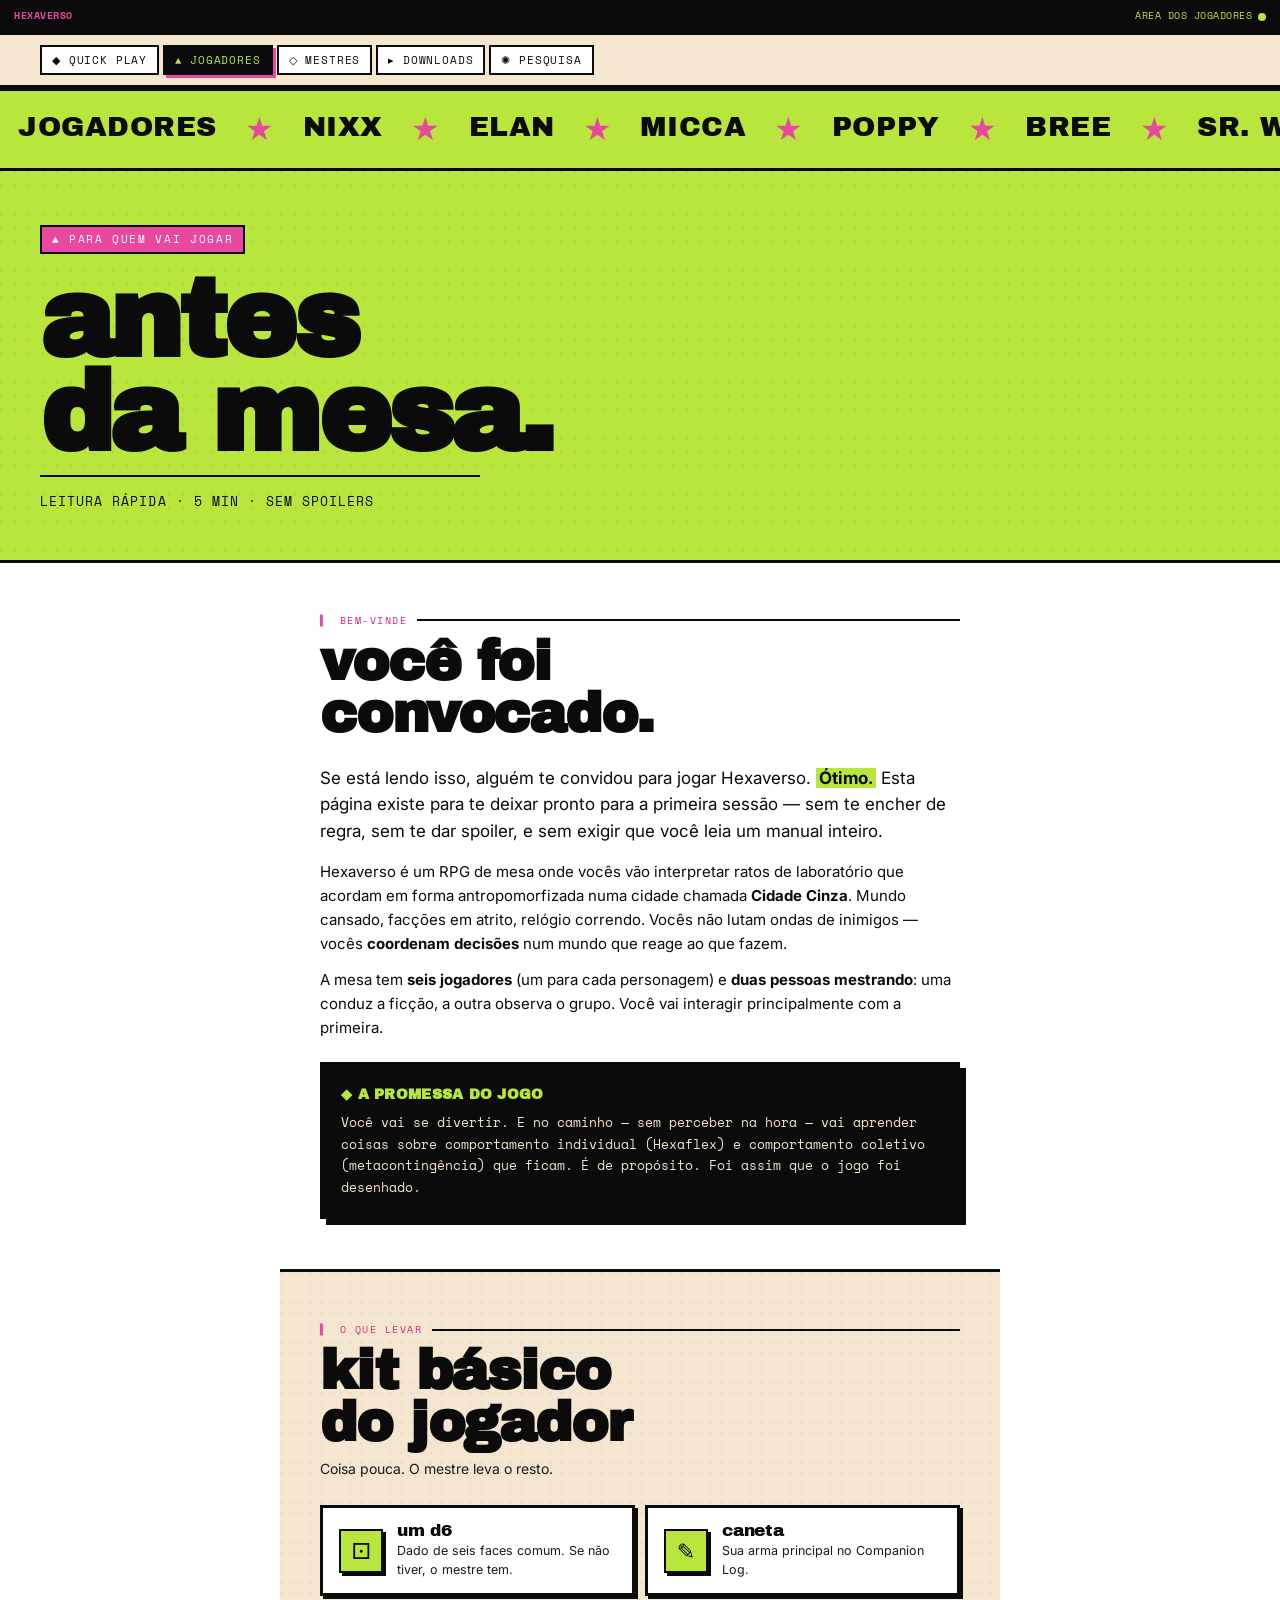
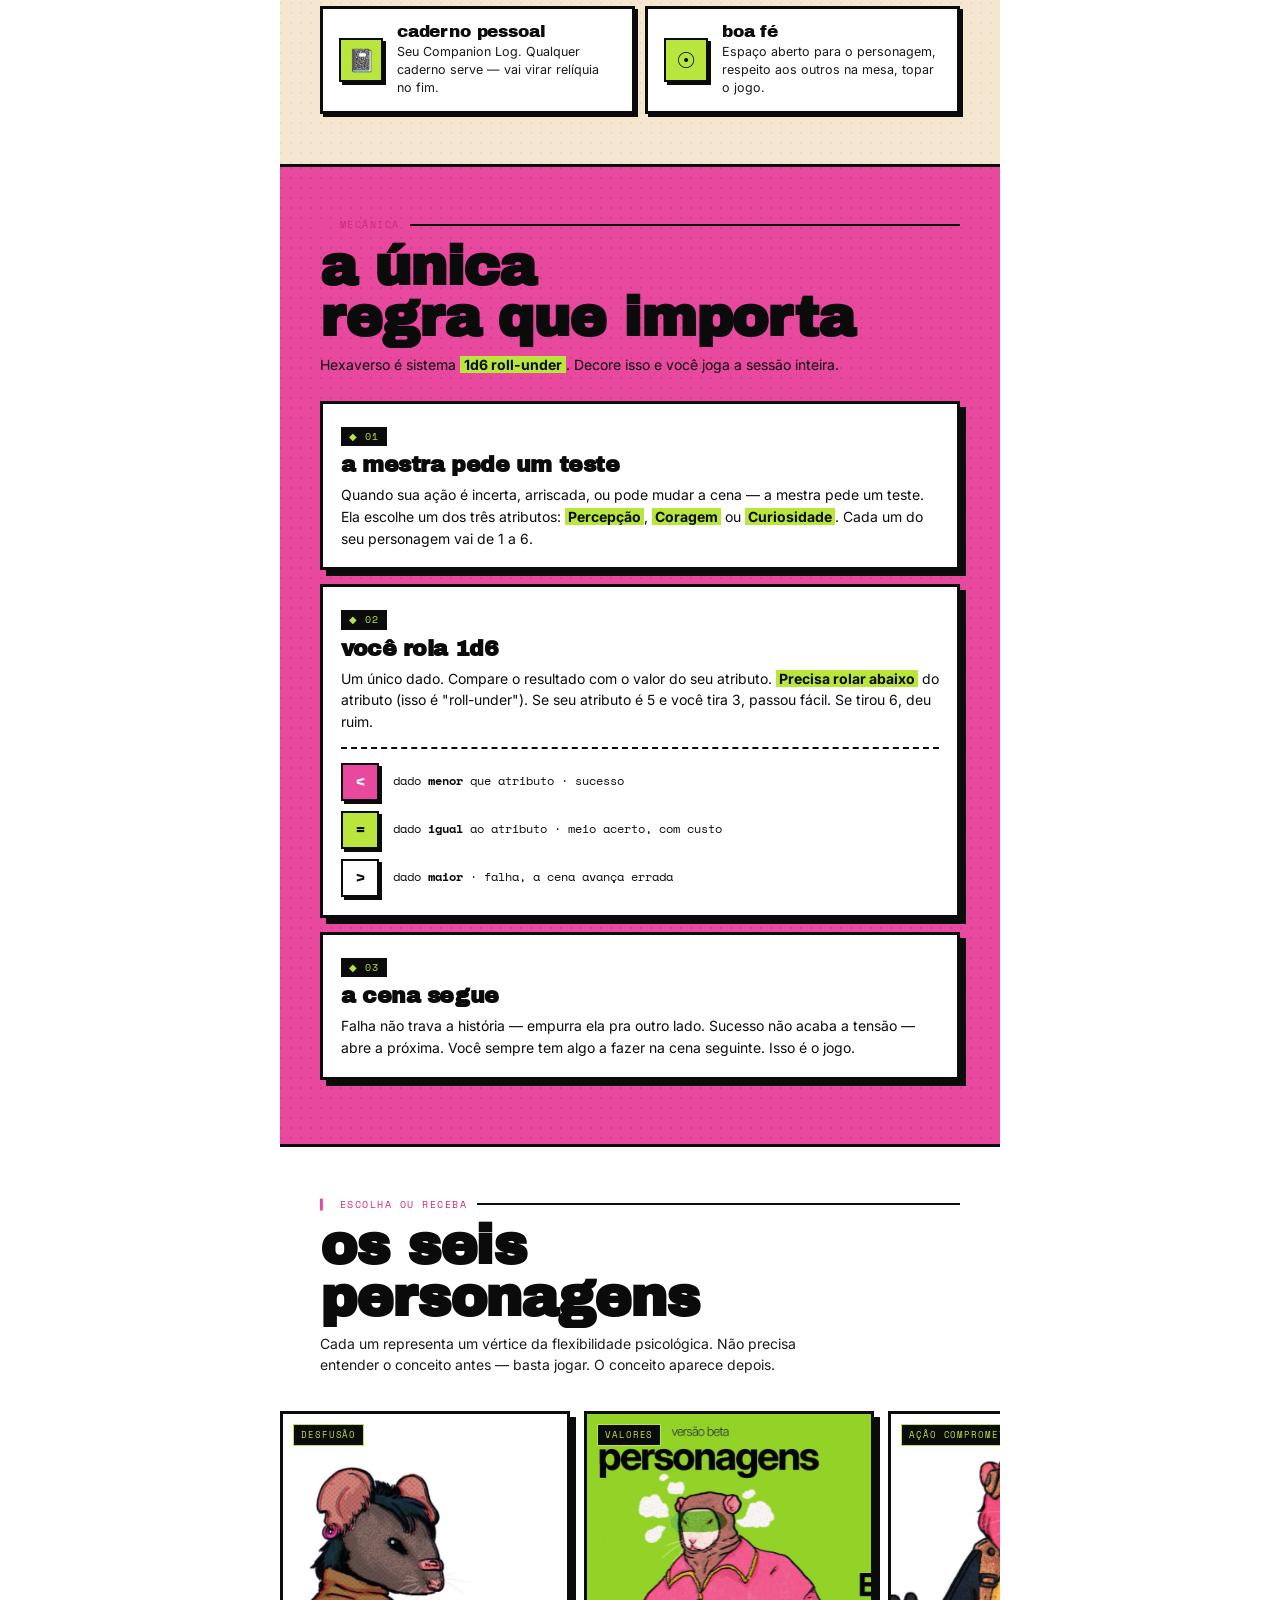
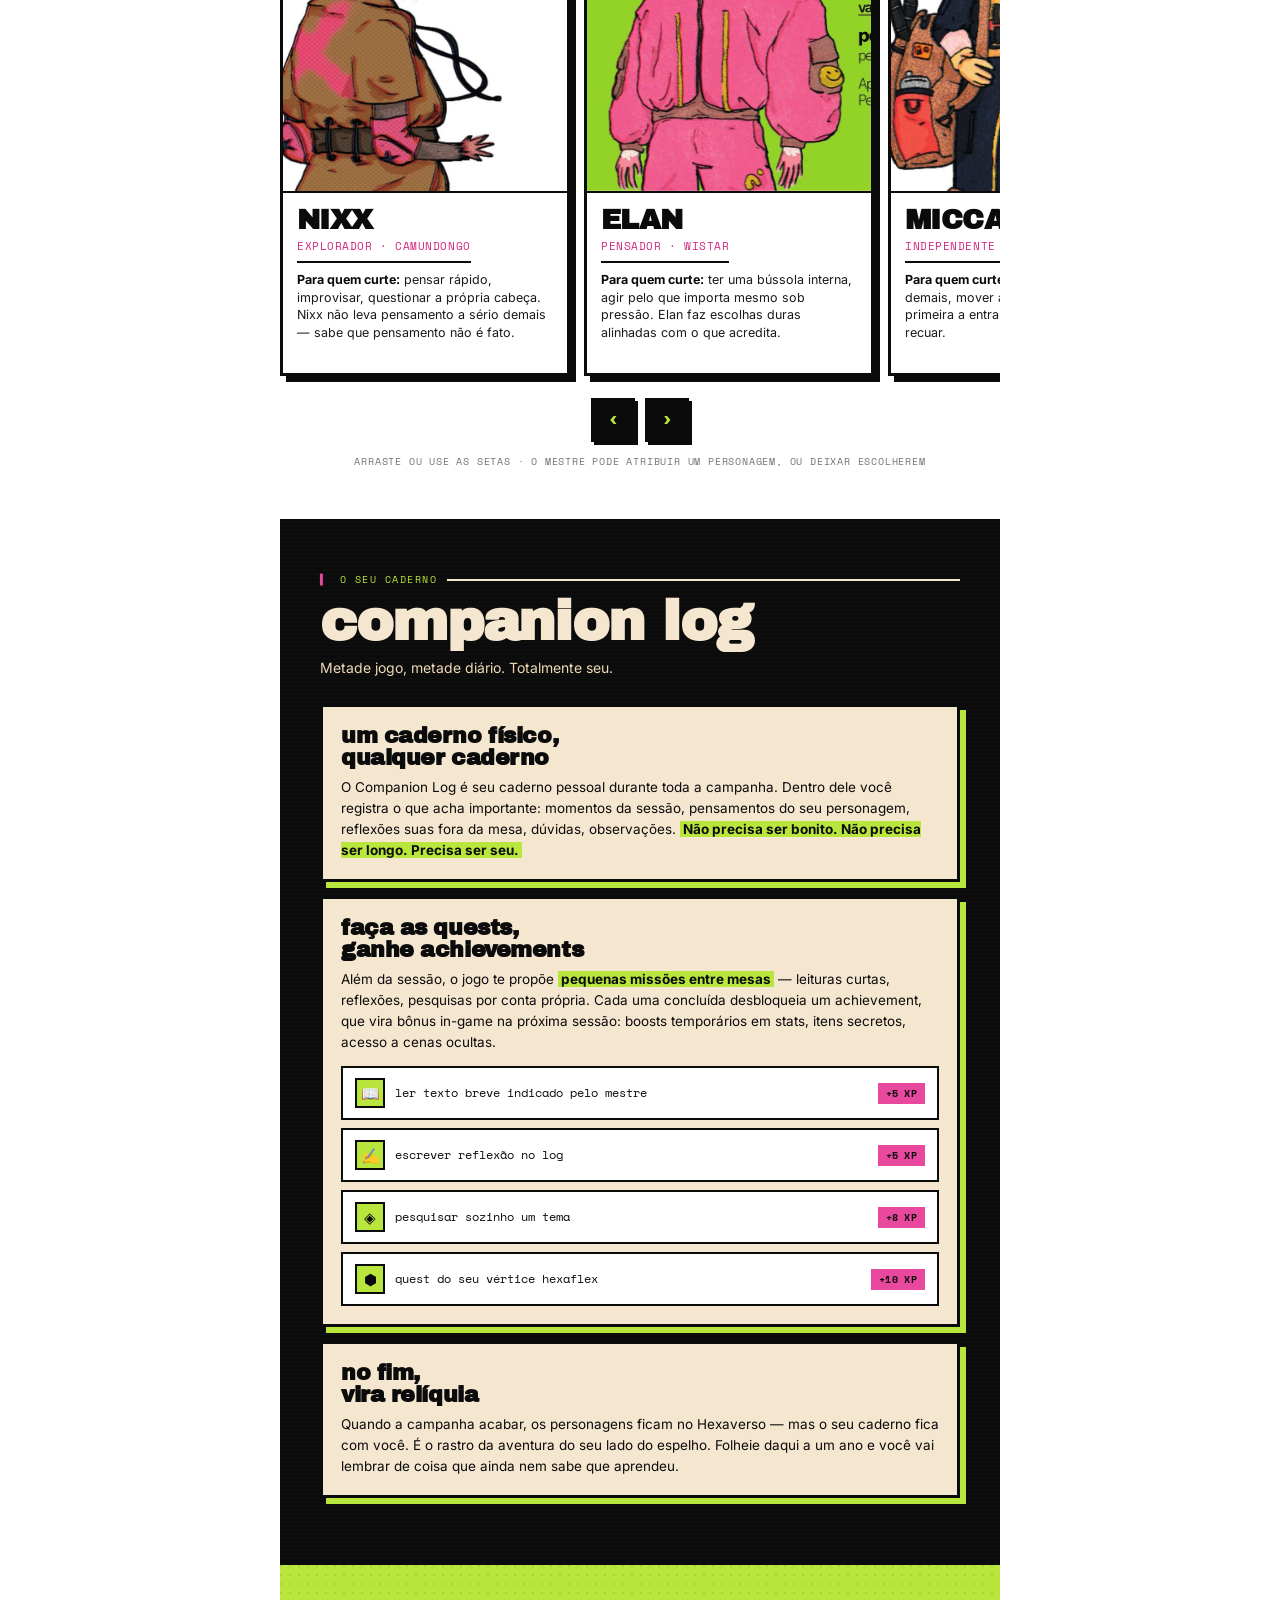
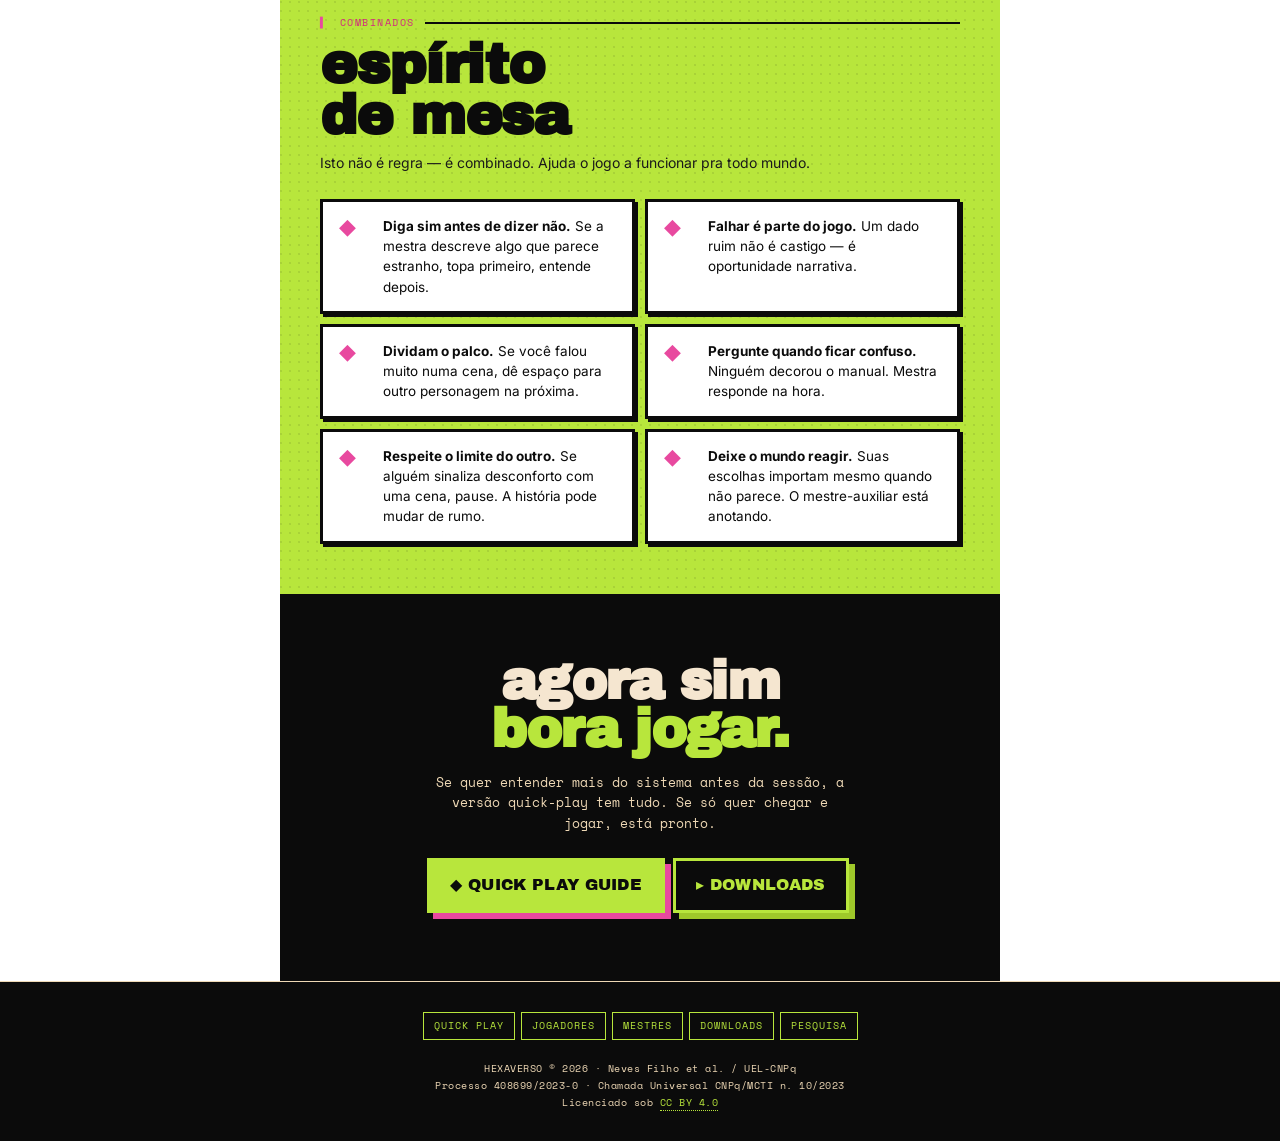
<file: jogadores/index.html>
<!DOCTYPE html>
<html lang="pt-BR">
<head>
<meta charset="UTF-8">
<meta name="viewport" content="width=device-width, initial-scale=1.0, maximum-scale=1.0, user-scalable=no">
<meta name="theme-color" content="#B8E63C">
<title>HEXAVERSO ★ Área dos Jogadores</title>
<meta name="description" content="Vai jogar Hexaverso? Leia isso antes de sentar à mesa. Personagens, regras essenciais e o Companion Log.">

<link rel="preconnect" href="https://fonts.googleapis.com">
<link rel="preconnect" href="https://fonts.gstatic.com" crossorigin>
<link href="https://fonts.googleapis.com/css2?family=Archivo+Black&family=Space+Mono:wght@400;700&family=Inter:wght@400;500;700;900&display=swap" rel="stylesheet">

<link rel="stylesheet" href="../assets/css/hexaverso.css">

<style>
/* ============================================================
   PÁGINA JOGADORES · lime dominante
   ============================================================ */

/* HERO específico desta página — lime em vez de rosa */
.hero-pj {
  position: relative;
  background: var(--lime);
  padding: 54px var(--page-padding) 48px;
  border-bottom: var(--border-heavy);
  overflow: hidden;
}
.hero-pj::before {
  content: "";
  position: absolute; inset: 0;
  background-image:
    radial-gradient(circle at 1px 1px, rgba(11,11,11,0.08) 1px, transparent 1.5px);
  background-size: 14px 14px;
  pointer-events: none;
}
.hero-pj > * { position: relative; z-index: 1; }
.hero-pj__tag {
  font-family: var(--font-mono); font-size: 11px; letter-spacing: 0.15em;
  color: var(--ink); text-transform: uppercase;
  display: inline-block;
  border: var(--border-thick); padding: 4px 10px;
  background: var(--pink); color: var(--paper);
  margin-bottom: 20px;
}
.hero-pj__title {
  font-family: var(--font-display);
  font-size: clamp(52px, 15vw, 110px);
  line-height: 0.85;
  letter-spacing: -0.035em;
  color: var(--ink);
  text-transform: lowercase;
  margin: 0;
}
.hero-pj__subtitle {
  font-family: var(--font-mono);
  font-size: 13px;
  letter-spacing: 0.08em;
  text-transform: uppercase;
  color: var(--ink);
  margin-top: 14px;
  padding-top: 14px;
  border-top: 2px solid var(--ink);
  max-width: 440px;
}

/* Bloco de boas-vindas direto */
.intro {
  background: var(--paper);
}
.intro__lead {
  font-size: 17px; line-height: 1.55;
  margin-bottom: 16px;
}
.intro__lead strong { background: var(--lime); padding: 0 3px; }
.intro__body { font-size: 15px; line-height: 1.6; margin-bottom: 12px; }

.intro__callout {
  margin-top: 22px;
  background: var(--ink); color: var(--cream);
  border: var(--border-heavy);
  box-shadow: var(--shadow-hard);
  padding: 18px;
  font-family: var(--font-mono); font-size: 13px;
  line-height: 1.65;
}
.intro__callout strong {
  color: var(--lime);
  display: block;
  font-family: var(--font-display);
  font-size: 14px;
  letter-spacing: 0.02em;
  margin-bottom: 6px;
  text-transform: uppercase;
}

/* O QUE LEVAR — checklist */
.kit {
  background: var(--cream);
  position: relative;
  overflow: hidden;
}
.kit::before {
  content: ""; position: absolute; inset: 0;
  background-image: radial-gradient(circle at 1px 1px, rgba(11,11,11,0.1) 1px, transparent 1.5px);
  background-size: 10px 10px;
  pointer-events: none; opacity: 0.5;
}
.kit > * { position: relative; z-index: 1; }
.kit__list {
  display: grid; gap: 10px; margin-top: 8px;
}
.kit-item {
  background: var(--paper);
  border: var(--border-heavy);
  box-shadow: var(--shadow-hard-sm);
  padding: 14px 16px;
  display: grid;
  grid-template-columns: 44px 1fr;
  gap: 14px;
  align-items: center;
}
.kit-item__icon {
  width: 44px; height: 44px;
  background: var(--lime); border: var(--border-thick);
  display: grid; place-items: center;
  font-size: 22px;
  box-shadow: var(--shadow-hard-sm);
}
.kit-item__name {
  font-family: var(--font-display);
  font-size: 17px; line-height: 1;
  text-transform: lowercase;
  letter-spacing: -0.01em;
  margin-bottom: 3px;
}
.kit-item__desc { font-size: 12.5px; line-height: 1.45; color: var(--ink-soft); }

/* REGRA BÁSICA — bloco explicando d6 roll under */
.rule {
  background: var(--pink); color: var(--ink);
  position: relative;
}
.rule::before {
  content: ""; position: absolute; inset: 0;
  background-image: radial-gradient(circle at 1px 1px, rgba(11,11,11,0.12) 1px, transparent 1.5px);
  background-size: 10px 10px;
  pointer-events: none;
}
.rule > * { position: relative; z-index: 1; }

.rule-card {
  background: var(--paper);
  border: var(--border-heavy);
  box-shadow: var(--shadow-hard);
  padding: 18px;
  margin-bottom: 14px;
}
.rule-card__num {
  font-family: var(--font-mono); font-size: 10px;
  background: var(--ink); color: var(--lime);
  padding: 2px 8px;
  display: inline-block;
  letter-spacing: 0.1em;
  margin-bottom: 8px;
}
.rule-card__title {
  font-family: var(--font-display);
  font-size: 22px; line-height: 1;
  text-transform: lowercase;
  letter-spacing: -0.02em;
  margin-bottom: 8px;
}
.rule-card__body { font-size: 14px; line-height: 1.55; }
.rule-card__body strong { background: var(--lime); padding: 0 3px; }

.dice-visual {
  display: grid;
  grid-template-columns: auto 1fr;
  gap: 10px 14px;
  align-items: center;
  margin-top: 14px;
  padding-top: 14px;
  border-top: 2px dashed var(--ink);
  font-family: var(--font-mono); font-size: 12px;
}
.dice-visual__face {
  background: var(--pink);
  color: var(--paper);
  border: var(--border-thick);
  width: 38px; height: 38px;
  display: grid; place-items: center;
  font-weight: 700;
  font-size: 18px;
  box-shadow: var(--shadow-hard-sm);
}
.dice-visual__face--half { background: var(--lime); color: var(--ink); }
.dice-visual__face--fail { background: var(--paper); color: var(--ink); }

/* PERSONAGENS — grid escolha */
.chars-pj {
  background: var(--paper);
  padding-left: 0; padding-right: 0;
}
.chars-pj .sec-head { padding: 0 var(--page-padding); }

.chars-pj__scroller {
  display: flex; gap: 14px;
  padding: 10px var(--page-padding) 14px;
  overflow-x: auto;
  scroll-snap-type: x mandatory;
  -webkit-overflow-scrolling: touch;
  scrollbar-width: none;
  scroll-behavior: smooth;
}
.chars-pj__scroller::-webkit-scrollbar { display: none; }

.char-pj {
  flex: 0 0 260px;
  scroll-snap-align: start;
  border: var(--border-heavy);
  background: var(--paper);
  box-shadow: var(--shadow-hard);
  position: relative;
  overflow: hidden;
  display: flex; flex-direction: column;
}
.char-pj__image {
  width: 100%; aspect-ratio: 3 / 4;
  overflow: hidden;
  border-bottom: var(--border-thick);
  position: relative;
  background: var(--cream);
}
.char-pj__image--lime { background: var(--lime); }
.char-pj__image img {
  width: 100%; height: 100%;
  object-fit: cover; object-position: center top;
}
.char-pj__badge {
  position: absolute; top: 10px; left: 10px;
  background: var(--ink); color: var(--lime);
  font-family: var(--font-mono);
  font-size: 9px;
  padding: 3px 7px;
  letter-spacing: 0.1em;
  text-transform: uppercase;
  border: 1px solid var(--lime);
}
.char-pj__body { padding: 14px; }
.char-pj__name {
  font-family: var(--font-display);
  font-size: 28px; line-height: 0.9;
  text-transform: uppercase;
  letter-spacing: -0.02em;
}
.char-pj__vertex {
  font-family: var(--font-mono);
  font-size: 11px;
  margin-top: 4px;
  letter-spacing: 0.05em;
  color: var(--pink-deep);
  text-transform: uppercase;
  border-bottom: 2px solid var(--ink);
  padding-bottom: 6px; margin-bottom: 8px;
  display: inline-block;
}
.char-pj__hint {
  font-size: 12.5px; line-height: 1.4;
  color: var(--ink-soft);
}
.char-pj__hint strong { color: var(--ink); }

.chars-pj__nav {
  display: flex; gap: 10px;
  justify-content: center;
  padding: 8px var(--page-padding) 0;
}
.chars-pj__btn {
  background: var(--ink); color: var(--lime);
  border: var(--border-thick); border-color: var(--ink);
  width: 44px; height: 44px;
  display: grid; place-items: center;
  font-family: var(--font-display); font-size: 20px;
  box-shadow: var(--shadow-hard-sm);
  transition: transform 80ms;
}
.chars-pj__btn:active { transform: translate(2px, 2px); box-shadow: 1px 1px 0 var(--ink); }

.chars-pj__hint {
  padding: 12px var(--page-padding) 0;
  font-family: var(--font-mono); font-size: 10px;
  text-transform: uppercase; letter-spacing: 0.08em;
  color: var(--ink-soft); opacity: 0.6;
  text-align: center;
}

/* COMPANION LOG — preview */
.cl-preview {
  background: var(--ink);
  color: var(--cream);
  position: relative;
  overflow: hidden;
}
.cl-preview::after {
  content: ""; position: absolute; inset: 0; pointer-events: none;
  background: repeating-linear-gradient(
    0deg, transparent 0, transparent 3px,
    rgba(255,255,255,0.02) 3px, rgba(255,255,255,0.02) 4px
  );
}
.cl-preview > * { position: relative; z-index: 1; }
.cl-preview .sec-head__title { color: var(--cream); }
.cl-preview .sec-head__subtitle { color: var(--cream-halftone); }
.cl-preview .sec-head__kicker { color: var(--lime); }
.cl-preview .sec-head__kicker::after { background: var(--cream); }

.cl-card {
  background: var(--cream);
  color: var(--ink);
  border: var(--border-heavy);
  box-shadow: 6px 6px 0 var(--lime);
  padding: 18px;
  margin-bottom: 14px;
}
.cl-card h3 {
  font-family: var(--font-display);
  font-size: 22px; line-height: 1;
  text-transform: lowercase;
  letter-spacing: -0.02em;
  margin-bottom: 8px;
}
.cl-card p { font-size: 13.5px; line-height: 1.55; }
.cl-card strong { background: var(--lime); padding: 0 3px; }

.cl-quests {
  margin-top: 14px;
  display: grid; gap: 8px;
}
.cl-quest {
  background: var(--paper);
  border: 2px solid var(--ink);
  padding: 10px 12px;
  display: grid;
  grid-template-columns: 30px 1fr auto;
  gap: 10px;
  align-items: center;
  font-family: var(--font-mono); font-size: 12px;
}
.cl-quest__icon {
  width: 30px; height: 30px;
  background: var(--lime);
  display: grid; place-items: center;
  font-size: 15px;
  border: 2px solid var(--ink);
}
.cl-quest__xp {
  background: var(--pink); color: var(--ink);
  padding: 3px 8px;
  font-weight: 700;
  font-size: 10px;
  letter-spacing: 0.03em;
  white-space: nowrap;
  text-transform: uppercase;
}

/* ESPÍRITO DE MESA — combinados */
.spirit {
  background: var(--lime);
  position: relative;
}
.spirit::before {
  content: ""; position: absolute; inset: 0;
  background-image: radial-gradient(circle at 1px 1px, rgba(11,11,11,0.15) 1px, transparent 1.5px);
  background-size: 9px 9px;
  pointer-events: none; opacity: 0.6;
}
.spirit > * { position: relative; z-index: 1; }
.spirit__list {
  display: grid; gap: 10px; margin-top: 10px;
}
.spirit-item {
  background: var(--paper);
  border: var(--border-heavy);
  box-shadow: var(--shadow-hard-sm);
  padding: 14px 16px;
  display: grid;
  grid-template-columns: 30px 1fr;
  gap: 14px;
  align-items: flex-start;
}
.spirit-item__icon {
  font-size: 22px;
  color: var(--pink);
  font-family: var(--font-display);
  line-height: 1;
}
.spirit-item__body {
  font-size: 13.5px;
  line-height: 1.5;
}
.spirit-item__body strong { font-weight: 700; }

/* CTA para o quick-play completo */
.cta-pj {
  background: var(--ink); color: var(--cream);
  text-align: center;
  padding: 60px var(--page-padding);
}
.cta-pj__title {
  font-family: var(--font-display);
  font-size: clamp(34px, 10vw, 54px);
  line-height: 0.9;
  text-transform: lowercase;
  letter-spacing: -0.03em;
  margin-bottom: 18px;
  color: var(--cream);
}
.cta-pj__title span { color: var(--lime); }
.cta-pj__body {
  font-family: var(--font-mono); font-size: 13px;
  line-height: 1.6;
  max-width: 420px; margin: 0 auto 24px;
  color: var(--cream-halftone);
}
.cta-pj__btn {
  display: inline-block;
  background: var(--lime); color: var(--ink);
  font-family: var(--font-display);
  font-size: 16px;
  text-transform: uppercase;
  padding: 12px 20px;
  border: 3px solid var(--lime);
  box-shadow: 6px 6px 0 var(--pink);
  letter-spacing: 0.02em;
  margin: 0 4px 8px 0;
}
.cta-pj__btn:active { transform: translate(3px, 3px); box-shadow: 3px 3px 0 var(--pink); }
.cta-pj__btn--outline {
  background: transparent; color: var(--lime);
  box-shadow: 6px 6px 0 var(--lime-deep);
}

/* Responsive */
@media (min-width: 720px) {
  .kit__list { grid-template-columns: 1fr 1fr; }
  .char-pj { flex-basis: 290px; }
  .spirit__list { grid-template-columns: 1fr 1fr; }
}
</style>
<link rel="icon" type="image/png" sizes="32x32" href="../assets/images/favicon.png">
<link rel="icon" type="image/png" sizes="16x16" href="../assets/images/favicon.png">
<link rel="apple-touch-icon" href="../assets/images/favicon.png">
</head>

<body>

<!-- TOPBAR -->
<div class="topbar">
  <span class="topbar__brand"><a href="../index.html">HEXAVERSO</a></span>
  <span class="topbar__meta">área dos jogadores<span class="topbar__blink"></span></span>
</div>

<!-- NAV -->
<nav class="nav" aria-label="Navegação principal">
  <ul class="nav__list">
    <li class="nav__item"><a href="../index.html">◆ quick play</a></li>
    <li class="nav__item nav__item--active"><a href="./index.html">▲ jogadores</a></li>
    <li class="nav__item"><a href="../mestres/index.html">◇ mestres</a></li>
    <li class="nav__item"><a href="../downloads/index.html">▸ downloads</a></li>
    <li class="nav__item"><a href="../pesquisa/index.html">✺ pesquisa</a></li>
  </ul>
</nav>

<!-- MARQUEE -->
<div class="marquee-hero" aria-hidden="true">
  <div class="marquee-hero__track">
    <span>JOGADORES</span><span class="mq-star">★</span>
    <span>Nixx</span><span class="mq-star">★</span>
    <span>Elan</span><span class="mq-star">★</span>
    <span>Micca</span><span class="mq-star">★</span>
    <span>Poppy</span><span class="mq-star">★</span>
    <span>Bree</span><span class="mq-star">★</span>
    <span>Sr. Waggu</span><span class="mq-star">★</span>
    <span>Companion Log</span><span class="mq-star">★</span>
    <span>JOGADORES</span><span class="mq-star">★</span>
    <span>Nixx</span><span class="mq-star">★</span>
    <span>Elan</span><span class="mq-star">★</span>
    <span>Micca</span><span class="mq-star">★</span>
    <span>Poppy</span><span class="mq-star">★</span>
    <span>Bree</span><span class="mq-star">★</span>
    <span>Sr. Waggu</span><span class="mq-star">★</span>
    <span>Companion Log</span><span class="mq-star">★</span>
  </div>
</div>

<!-- HERO -->
<header class="hero-pj">
  <span class="hero-pj__tag">▲ para quem vai jogar</span>
  <h1 class="hero-pj__title">antes<br>da mesa.</h1>
  <p class="hero-pj__subtitle">
    leitura rápida · 5 min · sem spoilers
  </p>
</header>

<main>

<!-- INTRO -->
<section class="intro">
  <div class="sec-head">
    <div class="sec-head__kicker">bem-vinde</div>
    <h2 class="sec-head__title">você foi<br>convocado.</h2>
  </div>

  <p class="intro__lead">
    Se está lendo isso, alguém te convidou para jogar Hexaverso. <strong>Ótimo.</strong> Esta página existe para te deixar pronto para a primeira sessão — sem te encher de regra, sem te dar spoiler, e sem exigir que você leia um manual inteiro.
  </p>
  <p class="intro__body">
    Hexaverso é um RPG de mesa onde vocês vão interpretar ratos de laboratório que acordam em forma antropomorfizada numa cidade chamada <strong>Cidade Cinza</strong>. Mundo cansado, facções em atrito, relógio correndo. Vocês não lutam ondas de inimigos — vocês <strong>coordenam decisões</strong> num mundo que reage ao que fazem.
  </p>
  <p class="intro__body">
    A mesa tem <strong>seis jogadores</strong> (um para cada personagem) e <strong>duas pessoas mestrando</strong>: uma conduz a ficção, a outra observa o grupo. Você vai interagir principalmente com a primeira.
  </p>

  <div class="intro__callout">
    <strong>◆ a promessa do jogo</strong>
    Você vai se divertir. E no caminho — sem perceber na hora — vai aprender coisas sobre comportamento individual (Hexaflex) e comportamento coletivo (metacontingência) que ficam. É de propósito. Foi assim que o jogo foi desenhado.
  </div>
</section>

<!-- O QUE LEVAR -->
<section class="kit">
  <div class="sec-head">
    <div class="sec-head__kicker">o que levar</div>
    <h2 class="sec-head__title">kit básico<br>do jogador</h2>
    <p class="sec-head__subtitle">
      Coisa pouca. O mestre leva o resto.
    </p>
  </div>

  <div class="kit__list">
    <div class="kit-item">
      <div class="kit-item__icon">⚀</div>
      <div>
        <div class="kit-item__name">um d6</div>
        <div class="kit-item__desc">Dado de seis faces comum. Se não tiver, o mestre tem.</div>
      </div>
    </div>
    <div class="kit-item">
      <div class="kit-item__icon">✎</div>
      <div>
        <div class="kit-item__name">caneta</div>
        <div class="kit-item__desc">Sua arma principal no Companion Log.</div>
      </div>
    </div>
    <div class="kit-item">
      <div class="kit-item__icon">📓</div>
      <div>
        <div class="kit-item__name">caderno pessoal</div>
        <div class="kit-item__desc">Seu Companion Log. Qualquer caderno serve — vai virar relíquia no fim.</div>
      </div>
    </div>
    <div class="kit-item">
      <div class="kit-item__icon">☉</div>
      <div>
        <div class="kit-item__name">boa fé</div>
        <div class="kit-item__desc">Espaço aberto para o personagem, respeito aos outros na mesa, topar o jogo.</div>
      </div>
    </div>
  </div>
</section>

<!-- REGRA BÁSICA -->
<section class="rule">
  <div class="sec-head">
    <div class="sec-head__kicker">mecânica</div>
    <h2 class="sec-head__title">a única<br>regra que importa</h2>
    <p class="sec-head__subtitle" style="color: var(--ink);">
      Hexaverso é sistema <strong style="background:var(--lime); padding:0 4px;">1d6 roll-under</strong>. Decore isso e você joga a sessão inteira.
    </p>
  </div>

  <div class="rule-card">
    <span class="rule-card__num">◆ 01</span>
    <h3 class="rule-card__title">a mestra pede um teste</h3>
    <p class="rule-card__body">
      Quando sua ação é incerta, arriscada, ou pode mudar a cena — a mestra pede um teste. Ela escolhe um dos três atributos: <strong>Percepção</strong>, <strong>Coragem</strong> ou <strong>Curiosidade</strong>. Cada um do seu personagem vai de 1 a 6.
    </p>
  </div>

  <div class="rule-card">
    <span class="rule-card__num">◆ 02</span>
    <h3 class="rule-card__title">você rola 1d6</h3>
    <p class="rule-card__body">
      Um único dado. Compare o resultado com o valor do seu atributo. <strong>Precisa rolar abaixo</strong> do atributo (isso é "roll-under"). Se seu atributo é 5 e você tira 3, passou fácil. Se tirou 6, deu ruim.
    </p>
    <div class="dice-visual">
      <div class="dice-visual__face">&lt;</div>
      <div>dado <strong>menor</strong> que atributo · sucesso</div>
      <div class="dice-visual__face dice-visual__face--half">=</div>
      <div>dado <strong>igual</strong> ao atributo · meio acerto, com custo</div>
      <div class="dice-visual__face dice-visual__face--fail">&gt;</div>
      <div>dado <strong>maior</strong> · falha, a cena avança errada</div>
    </div>
  </div>

  <div class="rule-card">
    <span class="rule-card__num">◆ 03</span>
    <h3 class="rule-card__title">a cena segue</h3>
    <p class="rule-card__body">
      Falha não trava a história — empurra ela pra outro lado. Sucesso não acaba a tensão — abre a próxima. Você sempre tem algo a fazer na cena seguinte. Isso é o jogo.
    </p>
  </div>
</section>

<!-- PERSONAGENS -->
<section class="chars-pj">
  <div class="sec-head">
    <div class="sec-head__kicker">escolha ou receba</div>
    <h2 class="sec-head__title">os seis<br>personagens</h2>
    <p class="sec-head__subtitle">
      Cada um representa um vértice da flexibilidade psicológica. Não precisa entender o conceito antes — basta jogar. O conceito aparece depois.
    </p>
  </div>

  <div class="chars-pj__wrap">
    <div class="chars-pj__scroller" id="pjCharsScroller">

      <article class="char-pj">
        <div class="char-pj__image">
          <div class="char-pj__badge">desfusão</div>
          <img src="../assets/images/nixx.jpg" alt="Nixx">
        </div>
        <div class="char-pj__body">
          <h3 class="char-pj__name">Nixx</h3>
          <span class="char-pj__vertex">explorador · camundongo</span>
          <p class="char-pj__hint">
            <strong>Para quem curte:</strong> pensar rápido, improvisar, questionar a própria cabeça. Nixx não leva pensamento a sério demais — sabe que pensamento não é fato.
          </p>
        </div>
      </article>

      <article class="char-pj">
        <div class="char-pj__image char-pj__image--lime">
          <div class="char-pj__badge">valores</div>
          <img src="../assets/images/elan.jpg" alt="Elan">
        </div>
        <div class="char-pj__body">
          <h3 class="char-pj__name">Elan</h3>
          <span class="char-pj__vertex">pensador · wistar</span>
          <p class="char-pj__hint">
            <strong>Para quem curte:</strong> ter uma bússola interna, agir pelo que importa mesmo sob pressão. Elan faz escolhas duras alinhadas com o que acredita.
          </p>
        </div>
      </article>

      <article class="char-pj">
        <div class="char-pj__image">
          <div class="char-pj__badge">ação comprometida</div>
          <img src="../assets/images/micca.jpg" alt="Micca">
        </div>
        <div class="char-pj__body">
          <h3 class="char-pj__name">Micca</h3>
          <span class="char-pj__vertex">independente · long evans</span>
          <p class="char-pj__hint">
            <strong>Para quem curte:</strong> agir antes de pensar demais, mover as coisas, levar. Micca é a primeira a entrar na cena e a última a recuar.
          </p>
        </div>
      </article>

      <article class="char-pj">
        <div class="char-pj__image">
          <div class="char-pj__badge">aceitação</div>
          <img src="../assets/images/poppy.jpg" alt="Poppy">
        </div>
        <div class="char-pj__body">
          <h3 class="char-pj__name">Poppy</h3>
          <span class="char-pj__vertex">colaboradora · sprague-dawley</span>
          <p class="char-pj__hint">
            <strong>Para quem curte:</strong> cuidar dos outros sem sufocar, aceitar o difícil sem desistir, mediar. Poppy topa o incontrolável sem paralisar.
          </p>
        </div>
      </article>

      <article class="char-pj">
        <div class="char-pj__image">
          <div class="char-pj__badge">momento presente</div>
          <img src="../assets/images/bree.jpg" alt="Bree">
        </div>
        <div class="char-pj__body">
          <h3 class="char-pj__name">Bree</h3>
          <span class="char-pj__vertex">cuidador · zucker</span>
          <p class="char-pj__hint">
            <strong>Para quem curte:</strong> estar inteiro onde está, notar o que os outros não notam, cuidar com presença. Bree vê o que acontece agora — antes, depois, vai ver também.
          </p>
        </div>
      </article>

      <article class="char-pj">
        <div class="char-pj__image">
          <div class="char-pj__badge">eu-como-contexto</div>
          <img src="../assets/images/waggu.jpg" alt="Sr. Waggu">
        </div>
        <div class="char-pj__body">
          <h3 class="char-pj__name">Sr. Waggu</h3>
          <span class="char-pj__vertex">visionário · long evans</span>
          <p class="char-pj__hint">
            <strong>Para quem curte:</strong> olhar o todo, dar perspectiva, lembrar dos outros quem eles são quando esquecem. Waggu é o rato mais velho da mesa — e parece ter vivido mais do que deveria.
          </p>
        </div>
      </article>

    </div>

    <div class="chars-pj__nav">
      <button class="chars-pj__btn" onclick="document.getElementById('pjCharsScroller').scrollBy({left:-280,behavior:'smooth'})" aria-label="Anterior">‹</button>
      <button class="chars-pj__btn" onclick="document.getElementById('pjCharsScroller').scrollBy({left:280,behavior:'smooth'})" aria-label="Próximo">›</button>
    </div>
  </div>

  <p class="chars-pj__hint">arraste ou use as setas · o mestre pode atribuir um personagem, ou deixar escolherem</p>
</section>

<!-- COMPANION LOG -->
<section class="cl-preview">
  <div class="sec-head">
    <div class="sec-head__kicker">o seu caderno</div>
    <h2 class="sec-head__title">companion log</h2>
    <p class="sec-head__subtitle">
      Metade jogo, metade diário. Totalmente seu.
    </p>
  </div>

  <div class="cl-card">
    <h3>um caderno físico,<br>qualquer caderno</h3>
    <p>
      O Companion Log é seu caderno pessoal durante toda a campanha. Dentro dele você registra o que acha importante: momentos da sessão, pensamentos do seu personagem, reflexões suas fora da mesa, dúvidas, observações. <strong>Não precisa ser bonito. Não precisa ser longo. Precisa ser seu.</strong>
    </p>
  </div>

  <div class="cl-card">
    <h3>faça as quests,<br>ganhe achievements</h3>
    <p>
      Além da sessão, o jogo te propõe <strong>pequenas missões entre mesas</strong> — leituras curtas, reflexões, pesquisas por conta própria. Cada uma concluída desbloqueia um achievement, que vira bônus in-game na próxima sessão: boosts temporários em stats, itens secretos, acesso a cenas ocultas.
    </p>

    <div class="cl-quests">
      <div class="cl-quest">
        <span class="cl-quest__icon">📖</span>
        <span>ler texto breve indicado pelo mestre</span>
        <span class="cl-quest__xp">+5 xp</span>
      </div>
      <div class="cl-quest">
        <span class="cl-quest__icon">✍</span>
        <span>escrever reflexão no log</span>
        <span class="cl-quest__xp">+5 xp</span>
      </div>
      <div class="cl-quest">
        <span class="cl-quest__icon">◈</span>
        <span>pesquisar sozinho um tema</span>
        <span class="cl-quest__xp">+8 xp</span>
      </div>
      <div class="cl-quest">
        <span class="cl-quest__icon">⬢</span>
        <span>quest do seu vértice hexaflex</span>
        <span class="cl-quest__xp">+10 xp</span>
      </div>
    </div>
  </div>

  <div class="cl-card">
    <h3>no fim,<br>vira relíquia</h3>
    <p>
      Quando a campanha acabar, os personagens ficam no Hexaverso — mas o seu caderno fica com você. É o rastro da aventura do seu lado do espelho. Folheie daqui a um ano e você vai lembrar de coisa que ainda nem sabe que aprendeu.
    </p>
  </div>
</section>

<!-- ESPÍRITO DE MESA -->
<section class="spirit">
  <div class="sec-head">
    <div class="sec-head__kicker">combinados</div>
    <h2 class="sec-head__title">espírito<br>de mesa</h2>
    <p class="sec-head__subtitle">
      Isto não é regra — é combinado. Ajuda o jogo a funcionar pra todo mundo.
    </p>
  </div>

  <div class="spirit__list">
    <div class="spirit-item">
      <div class="spirit-item__icon">◆</div>
      <div class="spirit-item__body">
        <strong>Diga sim antes de dizer não.</strong> Se a mestra descreve algo que parece estranho, topa primeiro, entende depois.
      </div>
    </div>
    <div class="spirit-item">
      <div class="spirit-item__icon">◆</div>
      <div class="spirit-item__body">
        <strong>Falhar é parte do jogo.</strong> Um dado ruim não é castigo — é oportunidade narrativa.
      </div>
    </div>
    <div class="spirit-item">
      <div class="spirit-item__icon">◆</div>
      <div class="spirit-item__body">
        <strong>Dividam o palco.</strong> Se você falou muito numa cena, dê espaço para outro personagem na próxima.
      </div>
    </div>
    <div class="spirit-item">
      <div class="spirit-item__icon">◆</div>
      <div class="spirit-item__body">
        <strong>Pergunte quando ficar confuso.</strong> Ninguém decorou o manual. Mestra responde na hora.
      </div>
    </div>
    <div class="spirit-item">
      <div class="spirit-item__icon">◆</div>
      <div class="spirit-item__body">
        <strong>Respeite o limite do outro.</strong> Se alguém sinaliza desconforto com uma cena, pause. A história pode mudar de rumo.
      </div>
    </div>
    <div class="spirit-item">
      <div class="spirit-item__icon">◆</div>
      <div class="spirit-item__body">
        <strong>Deixe o mundo reagir.</strong> Suas escolhas importam mesmo quando não parece. O mestre-auxiliar está anotando.
      </div>
    </div>
  </div>
</section>

<!-- CTA -->
<section class="cta-pj">
  <h2 class="cta-pj__title">agora sim<br><span>bora jogar.</span></h2>
  <p class="cta-pj__body">
    Se quer entender mais do sistema antes da sessão, a versão quick-play tem tudo. Se só quer chegar e jogar, está pronto.
  </p>
  <a href="../index.html" class="cta-pj__btn">◆ quick play guide</a>
  <a href="../downloads/index.html" class="cta-pj__btn cta-pj__btn--outline">▸ downloads</a>
</section>

</main>

<!-- FOOTER compartilhado -->
<footer class="footer">
  <div class="footer__nav">
    <a href="../index.html">quick play</a>
    <a href="./index.html">jogadores</a>
    <a href="../mestres/index.html">mestres</a>
    <a href="../downloads/index.html">downloads</a>
    <a href="../pesquisa/index.html">pesquisa</a>
  </div>
  <div class="footer__body">
    HEXAVERSO © 2026 · Neves Filho et al. / UEL-CNPq<br>
    Processo 408699/2023-0 · Chamada Universal CNPq/MCTI n. 10/2023<br>
    Licenciado sob <a href="https://creativecommons.org/licenses/by/4.0/">CC BY 4.0</a>
  </div>
</footer>

</body>
</html>
</file>
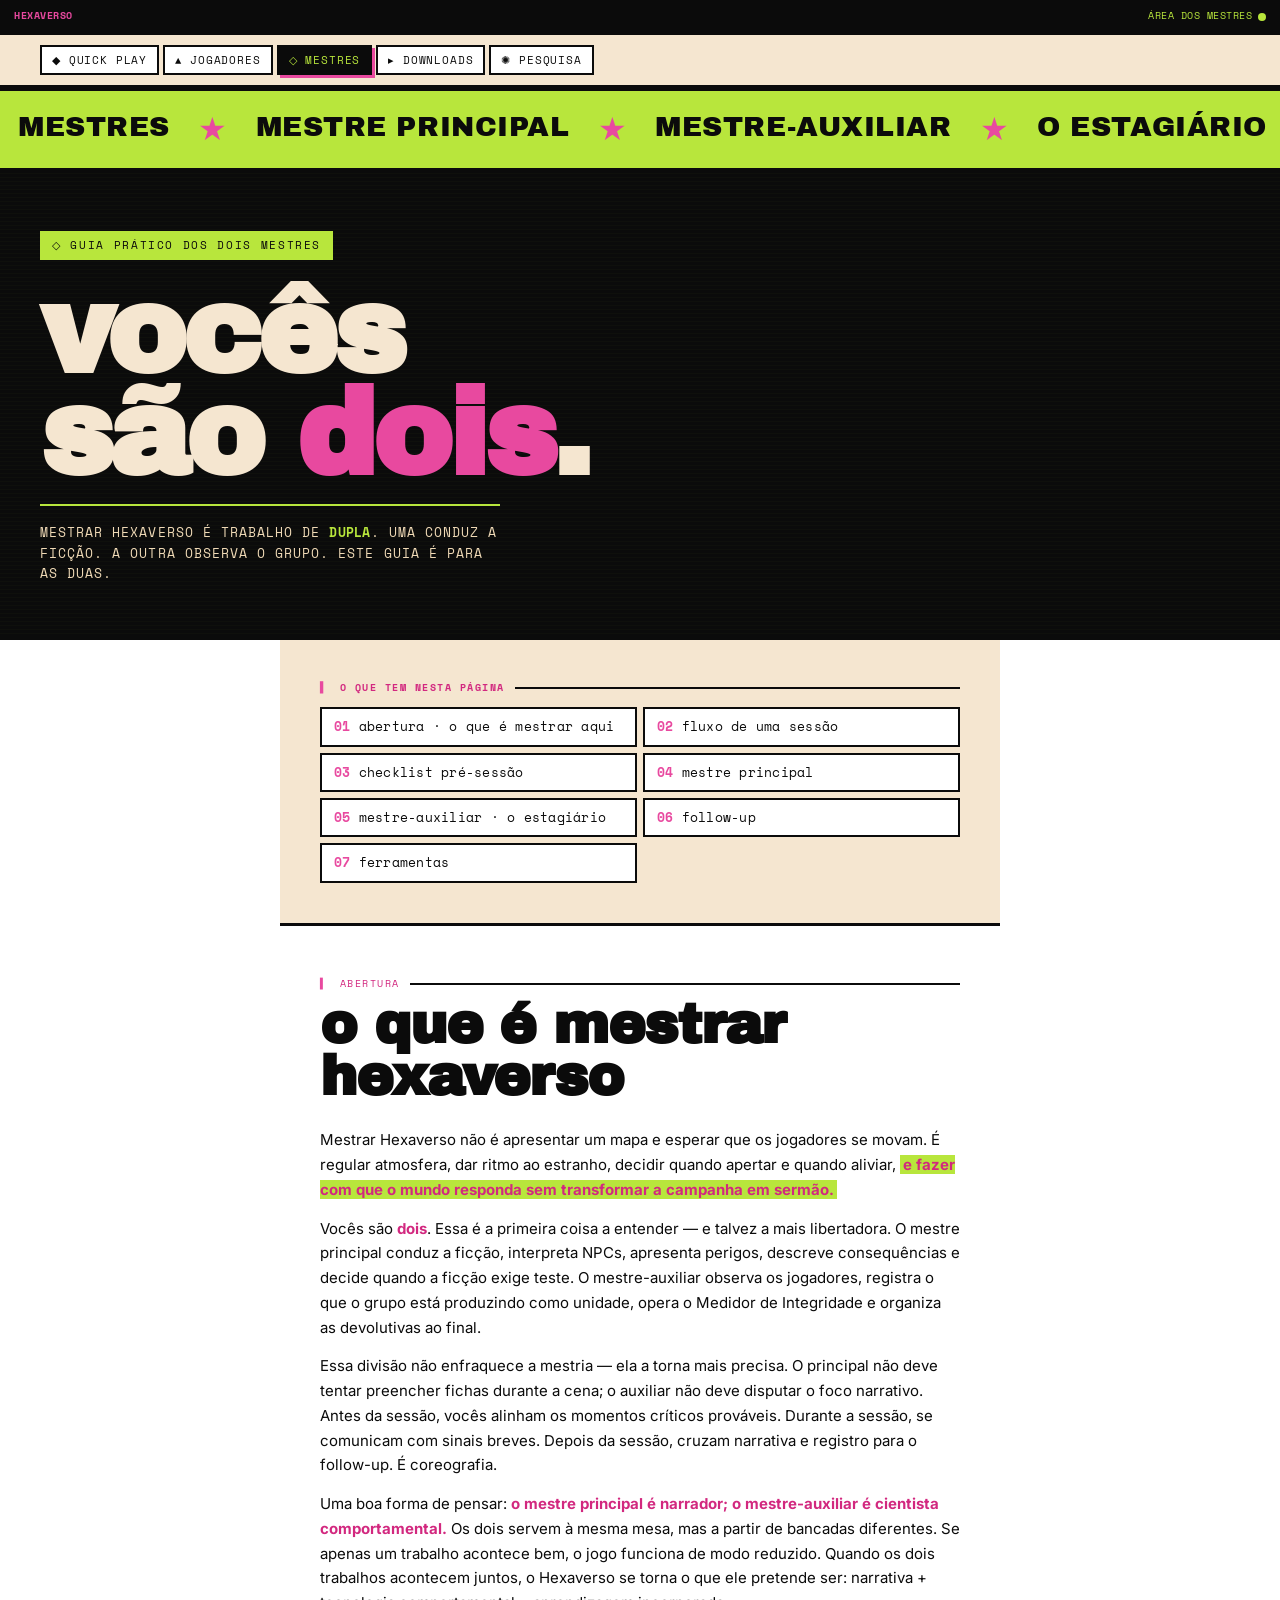
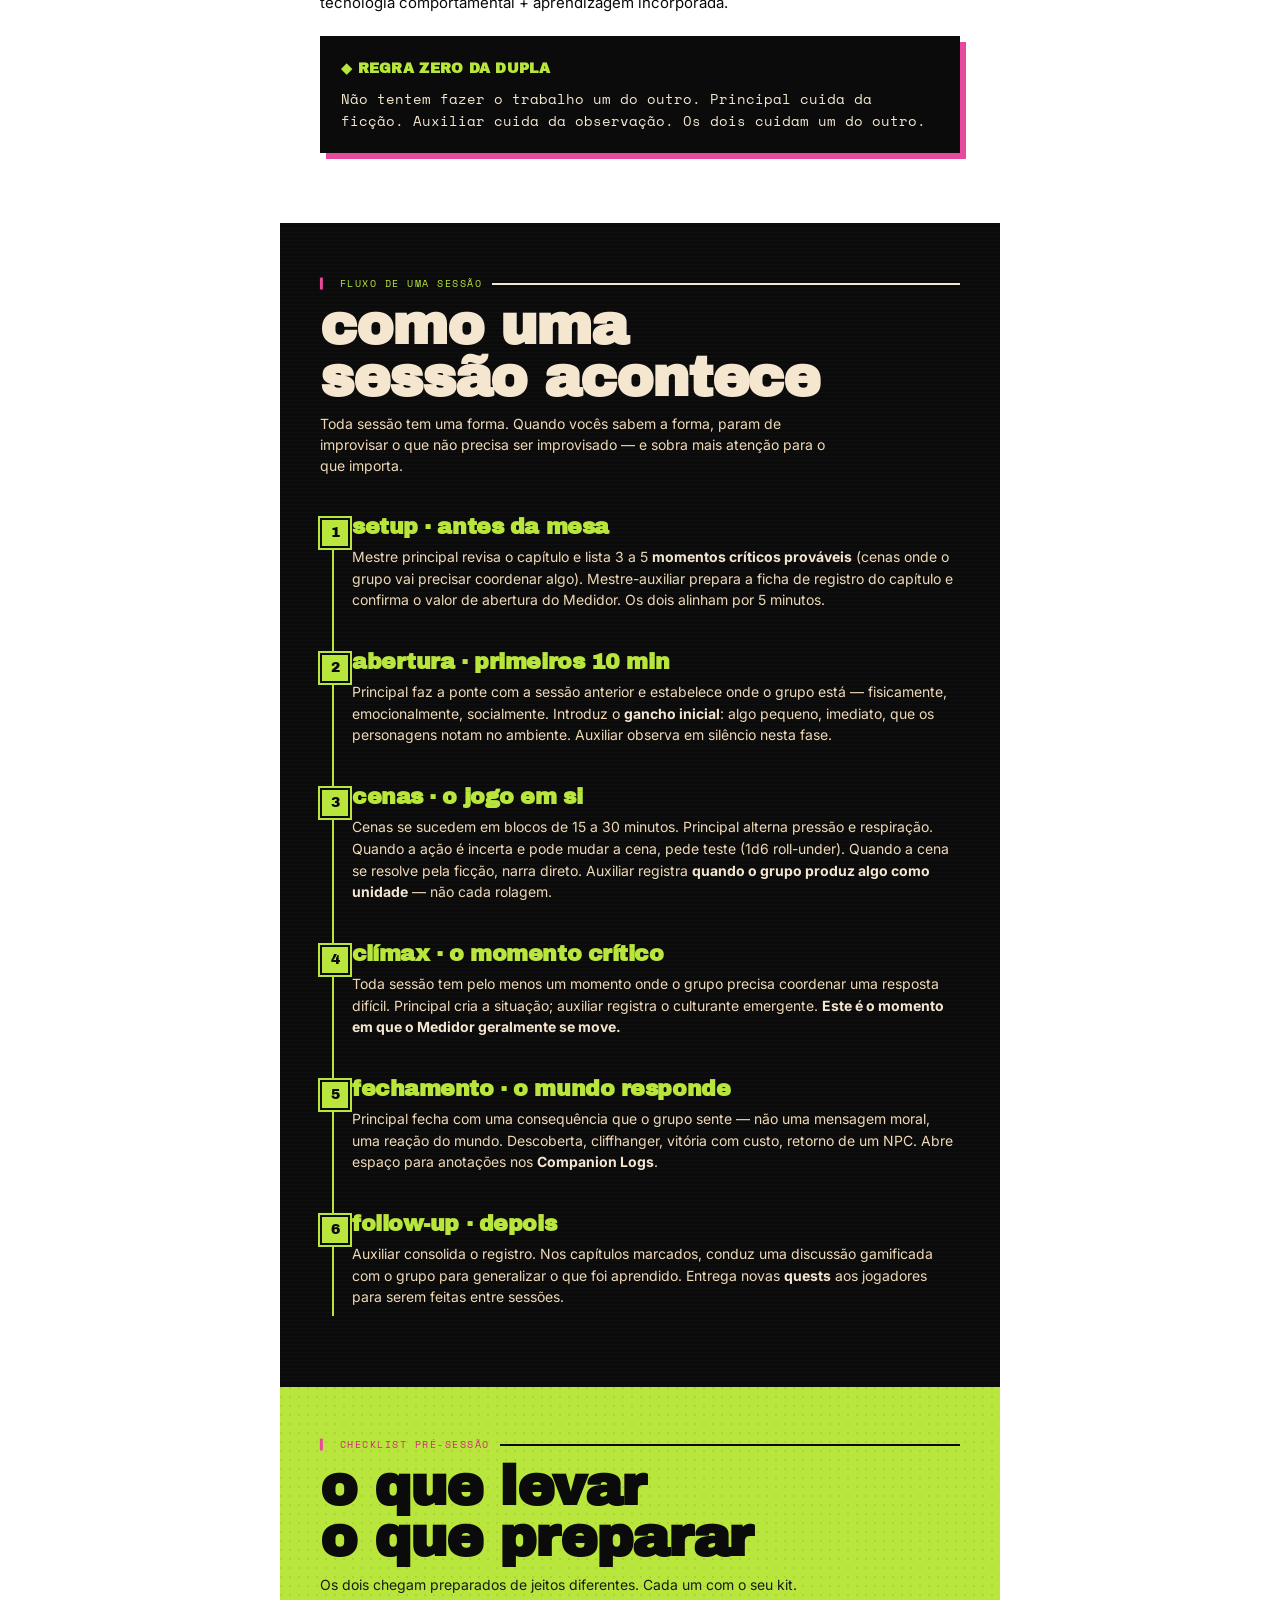
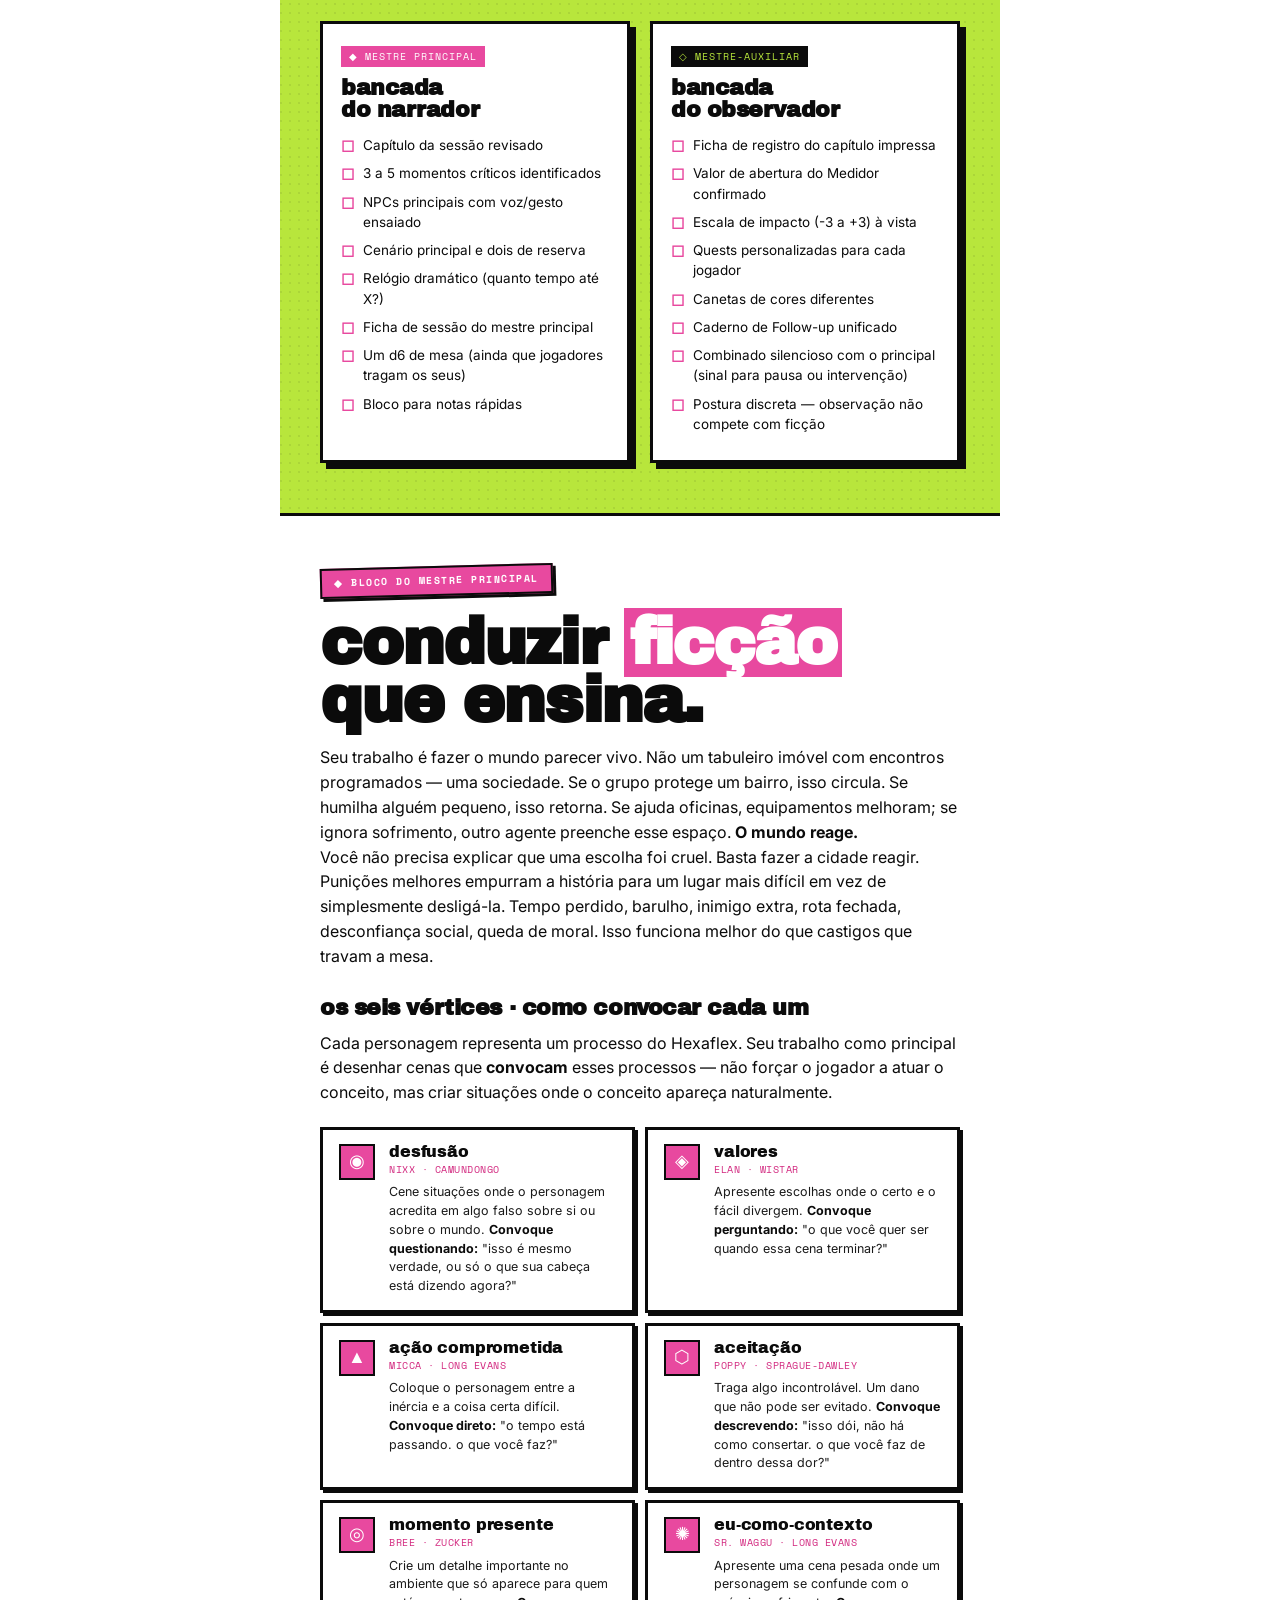
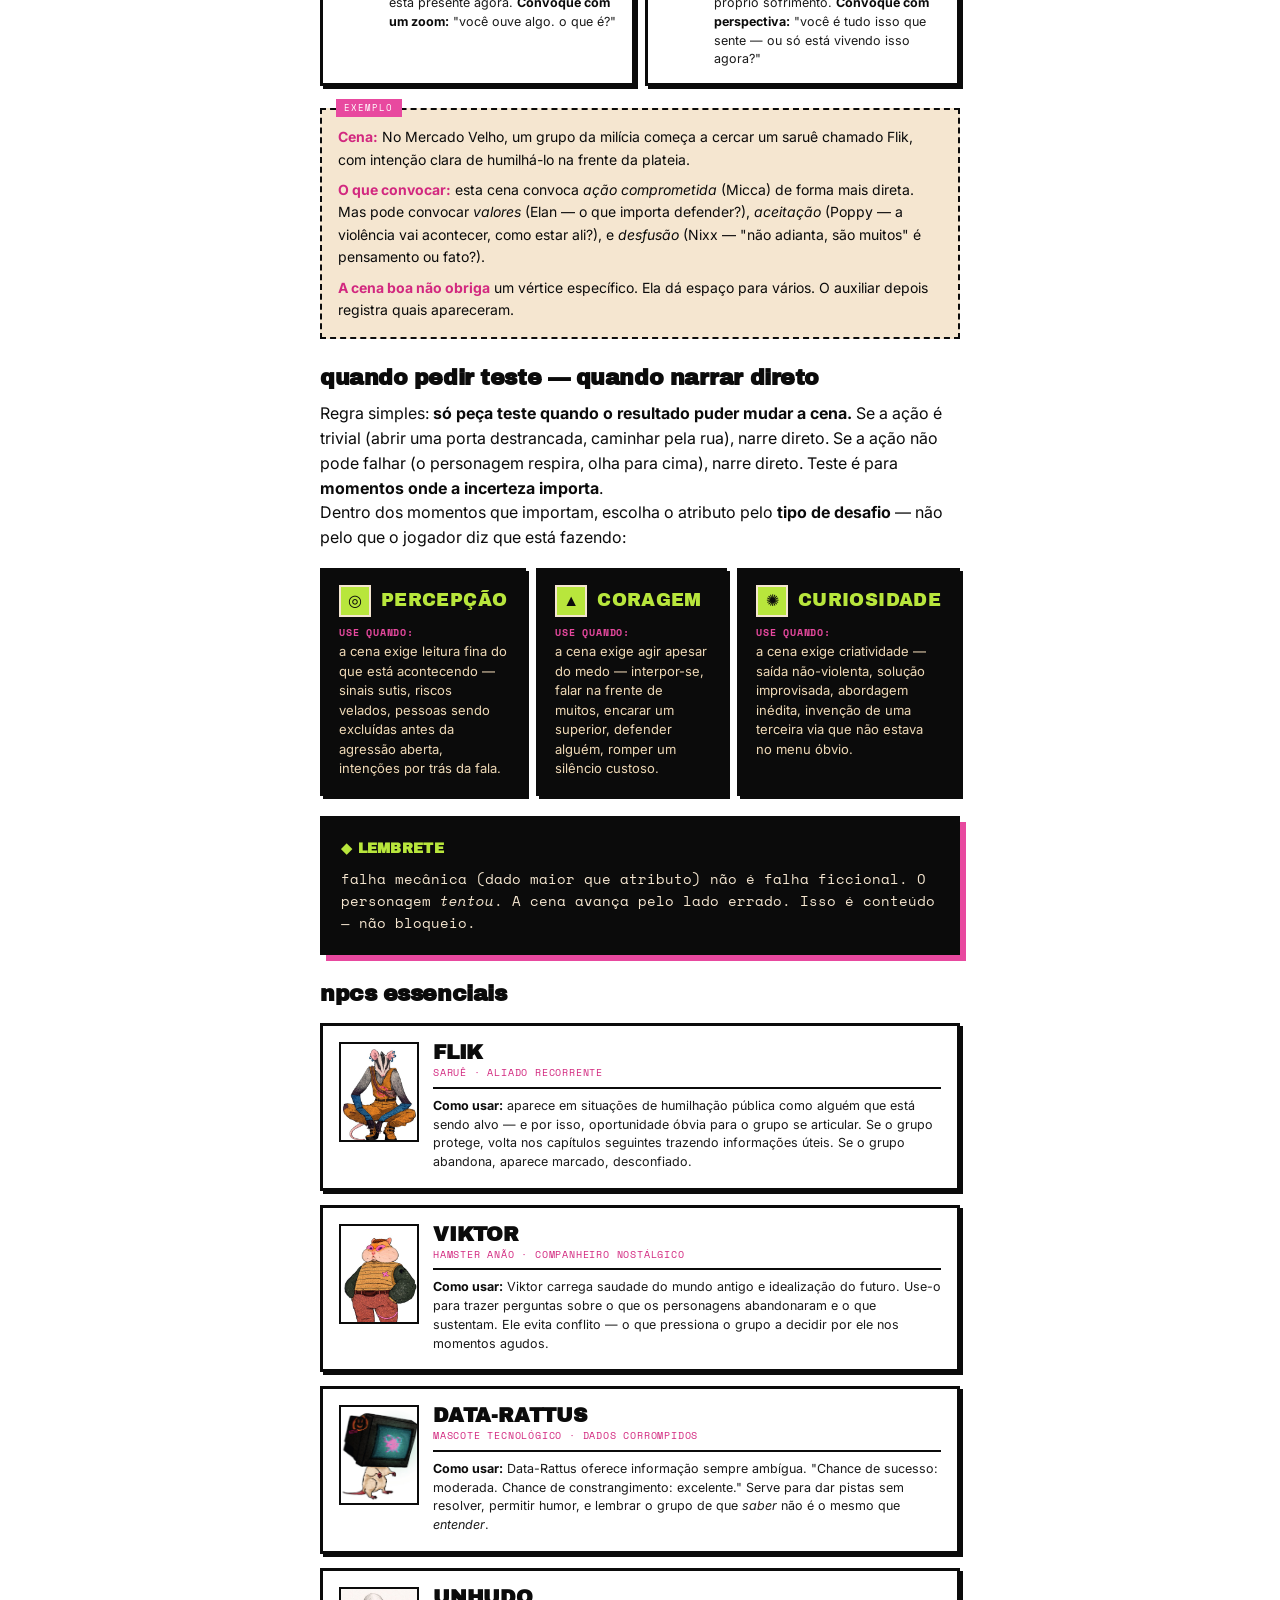
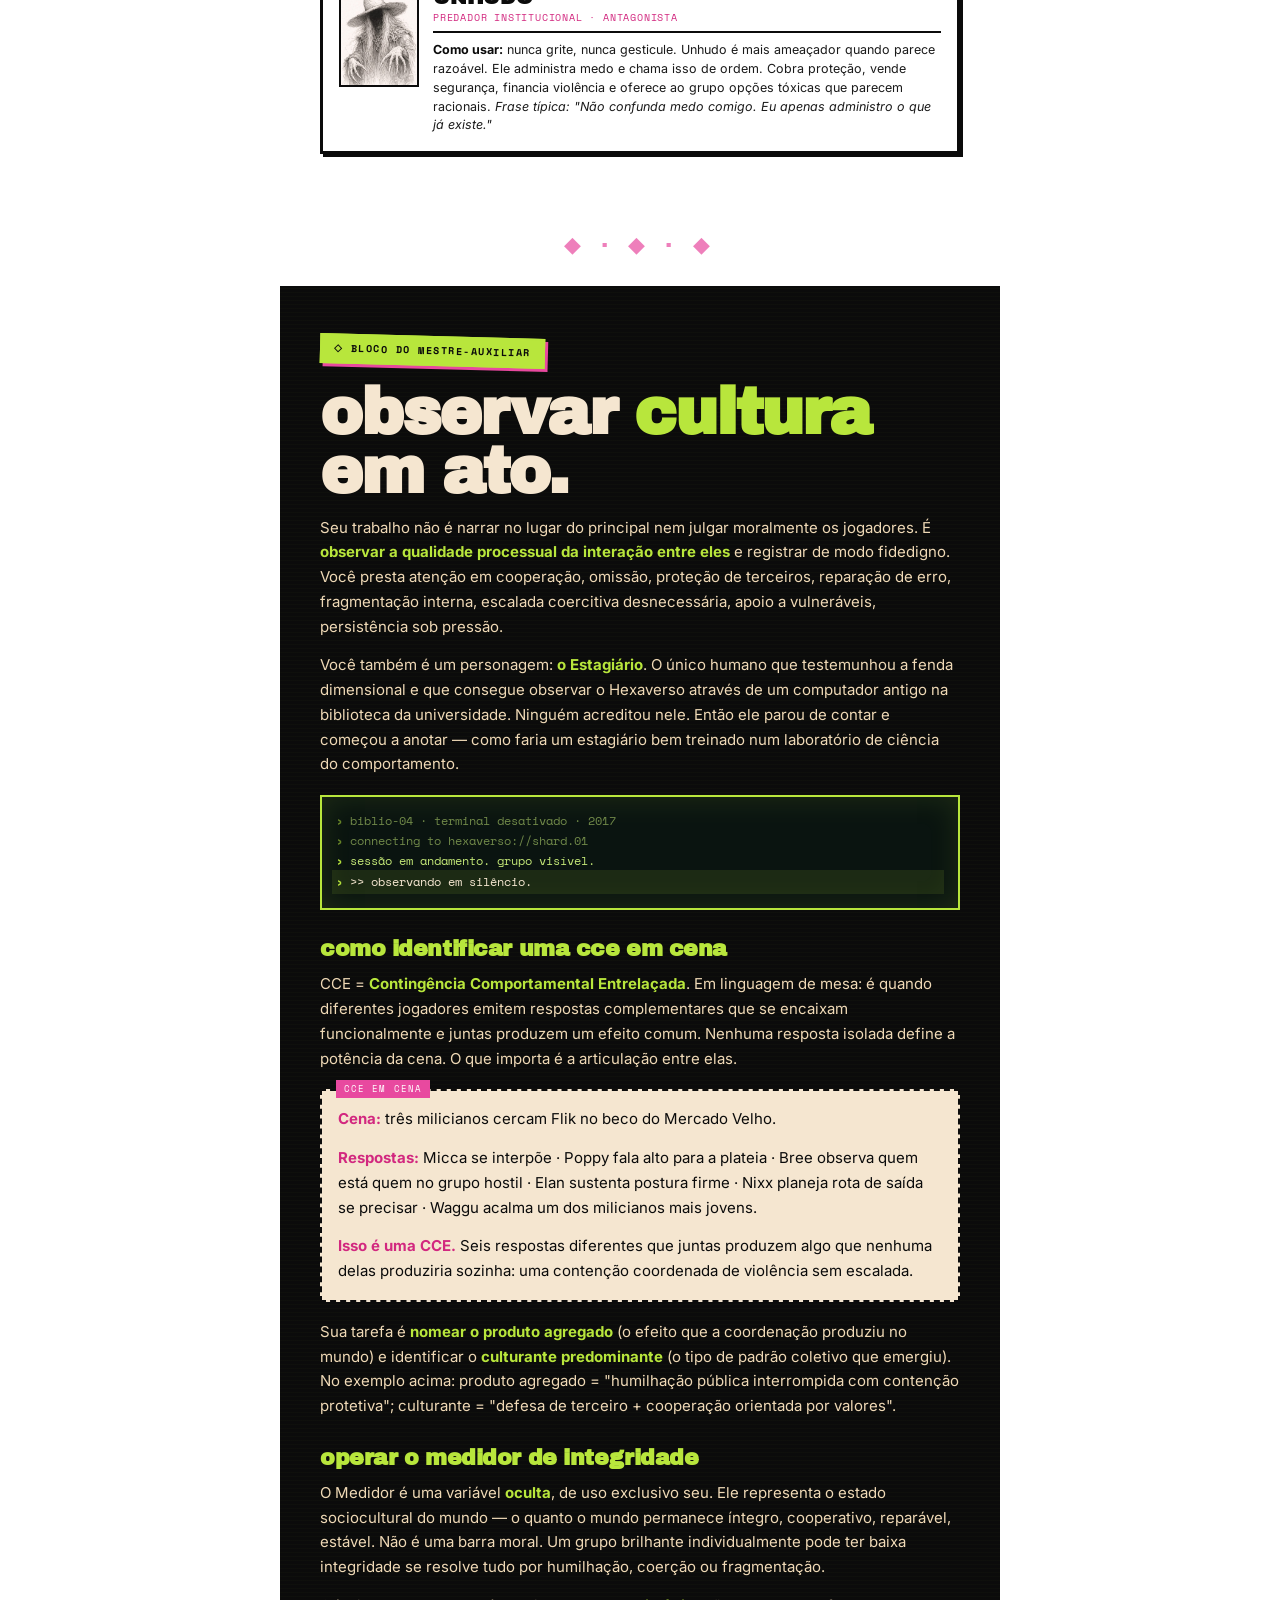
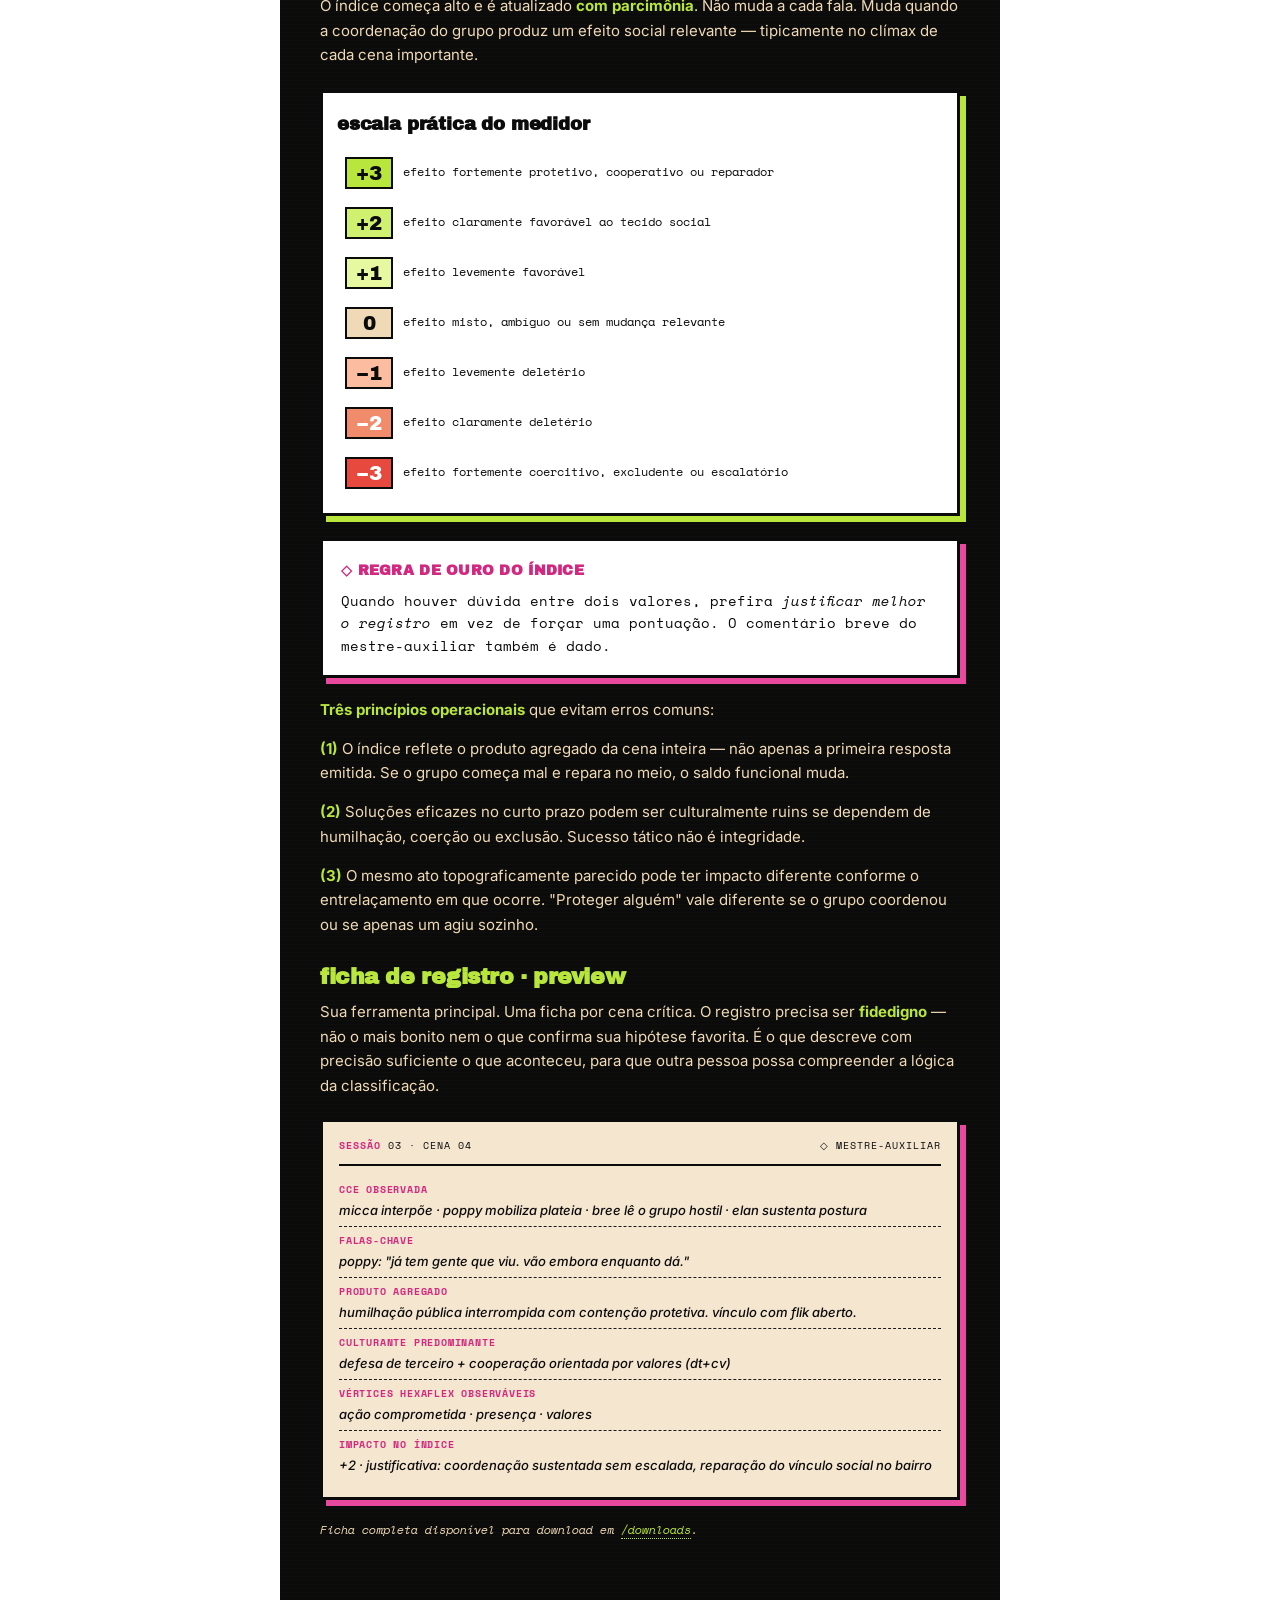
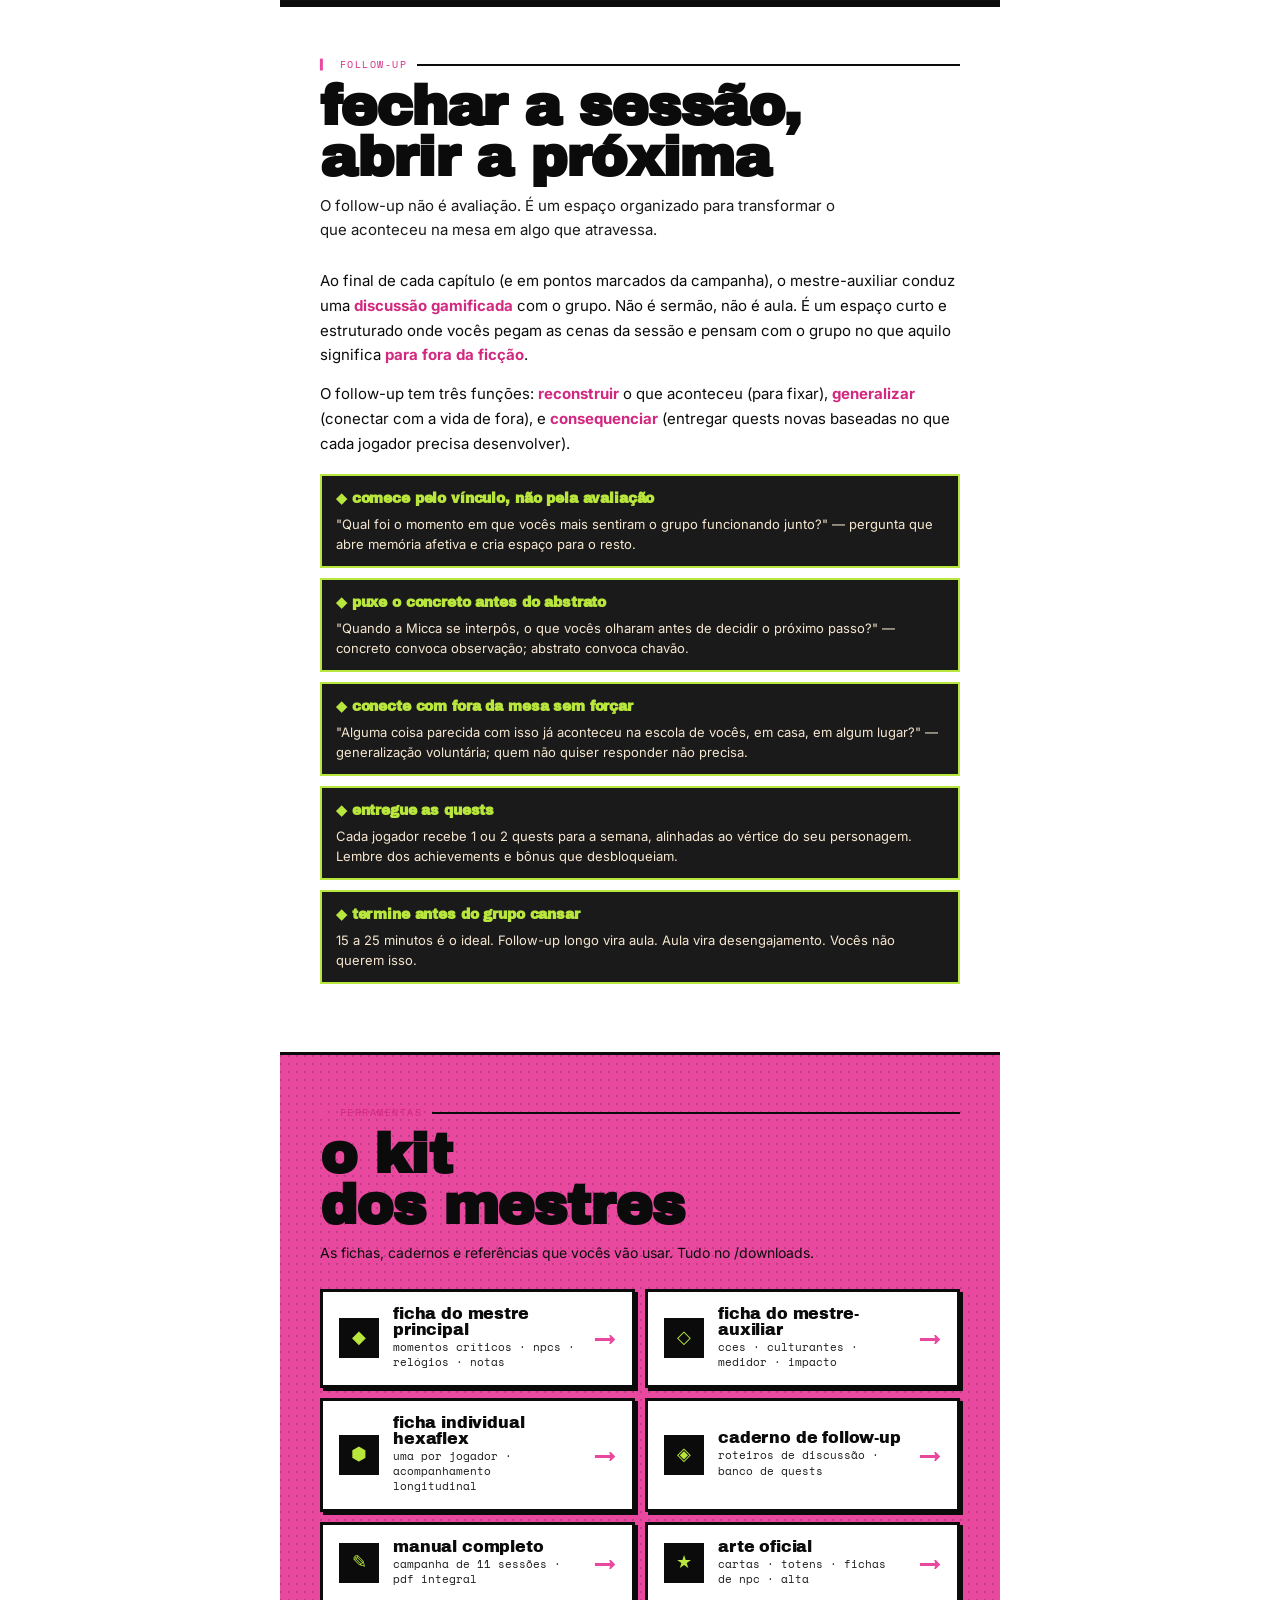
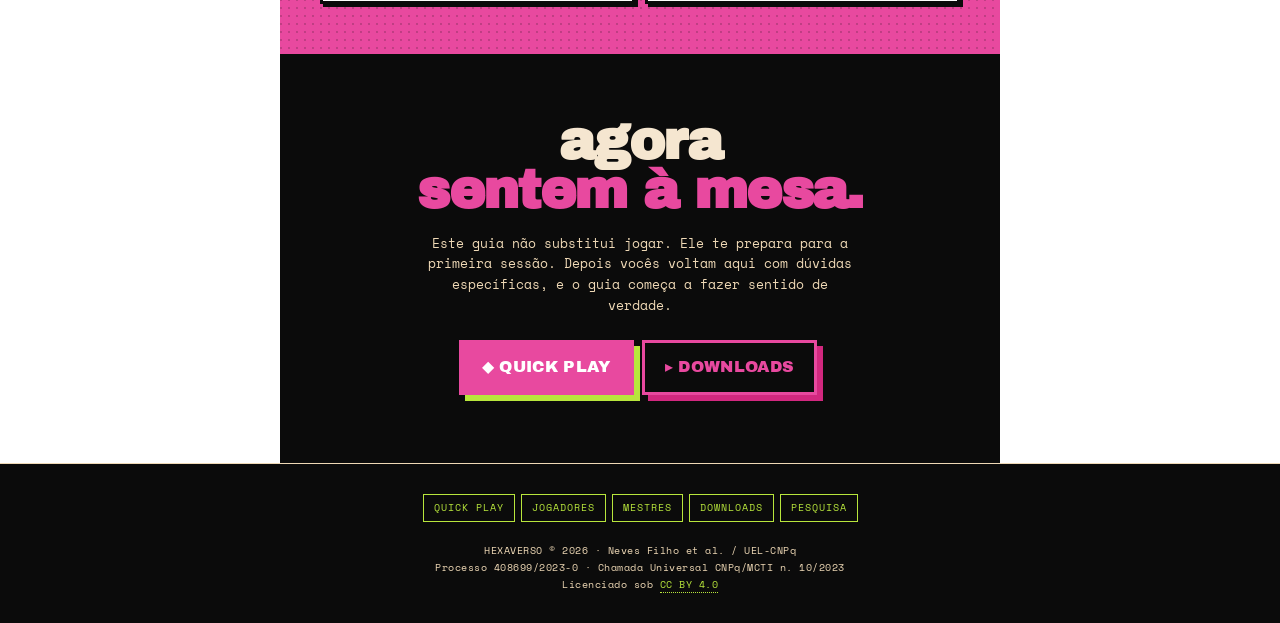
<file: mestres/index.html>
<!DOCTYPE html>
<html lang="pt-BR">
<head>
<meta charset="UTF-8">
<meta name="viewport" content="width=device-width, initial-scale=1.0, maximum-scale=1.0, user-scalable=no">
<meta name="theme-color" content="#0B0B0B">
<title>HEXAVERSO ★ Área dos Mestres</title>
<meta name="description" content="Guia prático dos mestres do Hexaverso: mestre principal e mestre-auxiliar. Como conduzir, observar, registrar e operar o Medidor de Integridade.">

<link rel="preconnect" href="https://fonts.googleapis.com">
<link rel="preconnect" href="https://fonts.gstatic.com" crossorigin>
<link href="https://fonts.googleapis.com/css2?family=Archivo+Black&family=Space+Mono:wght@400;700&family=Inter:wght@400;500;700;900&display=swap" rel="stylesheet">

<link rel="stylesheet" href="../assets/css/hexaverso.css">

<style>
/* ============================================================
   PÁGINA MESTRES · preto dominante · narrativo-imersivo
   ============================================================ */

.hero-m {
  position: relative;
  background: var(--ink);
  color: var(--cream);
  padding: 60px var(--page-padding) 54px;
  border-bottom: var(--border-heavy);
  overflow: hidden;
}
.hero-m::before {
  content: ""; position: absolute; inset: 0;
  background: repeating-linear-gradient(
    0deg, transparent 0, transparent 3px,
    rgba(184, 230, 60, 0.025) 3px, rgba(184, 230, 60, 0.025) 4px
  );
  pointer-events: none;
}
.hero-m > * { position: relative; z-index: 1; }

.hero-m__tag {
  font-family: var(--font-mono);
  font-size: 11px; letter-spacing: 0.15em;
  color: var(--ink); text-transform: uppercase;
  display: inline-block;
  border: 2px solid var(--lime);
  padding: 4px 10px; background: var(--lime);
  margin-bottom: 22px;
}
.hero-m__title {
  font-family: var(--font-display);
  font-size: clamp(54px, 15vw, 120px);
  line-height: 0.85;
  letter-spacing: -0.035em;
  color: var(--cream);
  text-transform: lowercase;
  margin: 0;
}
.hero-m__title em {
  font-style: normal; color: var(--pink);
}
.hero-m__subtitle {
  font-family: var(--font-mono);
  font-size: 13px; letter-spacing: 0.08em;
  text-transform: uppercase; color: var(--cream-halftone);
  margin-top: 18px; padding-top: 16px;
  border-top: 2px solid var(--lime);
  max-width: 460px;
}
.hero-m__subtitle strong { color: var(--lime); letter-spacing: 0.02em; }

/* TL;DR */
.tldr {
  background: var(--cream);
  padding: 40px var(--page-padding);
}
.tldr__title {
  font-family: var(--font-mono);
  font-size: 10px; letter-spacing: 0.15em;
  text-transform: uppercase; color: var(--pink-deep);
  margin-bottom: 12px;
  display: flex; align-items: center; gap: 10px;
}
.tldr__title::before { content: "▍"; color: var(--pink); }
.tldr__title::after { content: ""; flex: 1; height: 2px; background: var(--ink); }
.tldr__list {
  list-style: none;
  display: grid; grid-template-columns: 1fr; gap: 6px;
  font-family: var(--font-mono); font-size: 12.5px;
}
.tldr__list a {
  display: block; padding: 8px 12px;
  background: var(--paper); border: 2px solid var(--ink);
  transition: transform 80ms; letter-spacing: 0.02em;
}
.tldr__list a:hover { background: var(--lime); }
.tldr__list a:active { transform: translate(1px, 1px); }
.tldr__list .tldr__num { color: var(--pink); font-weight: 700; margin-right: 8px; }

/* Narrative section */
.m-narrative { background: var(--paper); color: var(--ink); }
.m-narrative__lead {
  font-size: 17px; line-height: 1.65; margin-bottom: 16px;
}
.m-narrative__lead strong { background: var(--lime); padding: 0 3px; }
.m-narrative p {
  font-size: 15px; line-height: 1.65; margin-bottom: 14px;
}
.m-narrative p strong { color: var(--pink-deep); }

.divisor {
  text-align: center; padding: 24px 0;
  font-family: var(--font-display); font-size: 22px;
  letter-spacing: 0.3em; color: var(--pink); opacity: 0.7;
}

/* FLOW timeline */
.flow {
  background: var(--ink); color: var(--cream);
  position: relative;
}
.flow::before {
  content: ""; position: absolute; inset: 0; pointer-events: none;
  background: repeating-linear-gradient(
    0deg, transparent 0, transparent 3px,
    rgba(255,255,255,0.02) 3px, rgba(255,255,255,0.02) 4px
  );
}
.flow > * { position: relative; z-index: 1; }
.flow .sec-head__title { color: var(--cream); }
.flow .sec-head__subtitle { color: var(--cream-halftone); }
.flow .sec-head__kicker { color: var(--lime); }
.flow .sec-head__kicker::after { background: var(--cream); }

.flow__steps {
  display: grid; gap: 0;
  margin-top: 10px; position: relative;
  padding-left: 32px;
  counter-reset: flow-counter;
}
.flow__steps::before {
  content: ""; position: absolute;
  top: 18px; bottom: 18px; left: 12px;
  width: 2px; background: var(--lime);
}
.flow-step { position: relative; padding: 14px 0 26px; }
.flow-step::before {
  content: counter(flow-counter);
  counter-increment: flow-counter;
  position: absolute;
  left: -32px; top: 16px;
  width: 26px; height: 26px;
  background: var(--lime); color: var(--ink);
  font-family: var(--font-display); font-size: 14px;
  display: grid; place-items: center;
  border: 2px solid var(--ink);
  box-shadow: 0 0 0 2px var(--lime);
}
.flow-step__title {
  font-family: var(--font-display); font-size: 22px;
  line-height: 1; text-transform: lowercase;
  letter-spacing: -0.02em;
  color: var(--lime); margin-bottom: 8px;
}
.flow-step__body {
  font-size: 14px; line-height: 1.55;
  color: var(--cream-halftone);
}
.flow-step__body strong { color: var(--cream); }

/* CHECKLIST */
.preptask {
  background: var(--lime); position: relative;
}
.preptask::before {
  content: ""; position: absolute; inset: 0;
  background-image: radial-gradient(circle at 1px 1px, rgba(11,11,11,0.15) 1px, transparent 1.5px);
  background-size: 9px 9px; pointer-events: none; opacity: 0.5;
}
.preptask > * { position: relative; z-index: 1; }

.prep-cols { display: grid; gap: 20px; }
.prep-col {
  background: var(--paper); border: var(--border-heavy);
  box-shadow: var(--shadow-hard); padding: 18px;
}
.prep-col__role {
  font-family: var(--font-mono); font-size: 10px;
  letter-spacing: 0.1em; text-transform: uppercase;
  padding: 3px 8px; display: inline-block; margin-bottom: 10px;
}
.prep-col--mp .prep-col__role { background: var(--pink); color: var(--paper); }
.prep-col--ma .prep-col__role { background: var(--ink); color: var(--lime); }
.prep-col__title {
  font-family: var(--font-display); font-size: 22px;
  line-height: 1; text-transform: lowercase;
  letter-spacing: -0.02em; margin-bottom: 14px;
}
.prep-col ul { list-style: none; padding: 0; }
.prep-col li {
  font-size: 13.5px; line-height: 1.5;
  padding-left: 22px; position: relative; margin-bottom: 8px;
}
.prep-col li::before {
  content: "☐"; position: absolute; left: 0; top: 0;
  font-family: var(--font-mono); font-weight: 700;
  color: var(--pink); font-size: 15px;
}

/* MP */
.mp { background: var(--paper); color: var(--ink); }
.mp__badge {
  display: inline-block;
  background: var(--pink); color: var(--paper);
  font-family: var(--font-mono); font-size: 10px; font-weight: 700;
  letter-spacing: 0.15em; text-transform: uppercase;
  padding: 5px 12px;
  border: 2px solid var(--ink);
  box-shadow: 3px 3px 0 var(--ink);
  margin-bottom: 18px;
  transform: rotate(-1.5deg);
}
.mp__title {
  font-family: var(--font-display);
  font-size: clamp(40px, 11vw, 64px);
  line-height: 0.92; text-transform: lowercase;
  letter-spacing: -0.03em; margin-bottom: 14px;
}
.mp__title em {
  font-style: normal;
  background: var(--pink); color: var(--paper);
  padding: 0 6px;
}

.subheading {
  font-family: var(--font-display);
  font-size: 22px; line-height: 1;
  text-transform: lowercase;
  letter-spacing: -0.02em;
  margin: 28px 0 12px;
}
.ma .subheading { color: var(--lime); }

/* vértices */
.vertices { display: grid; gap: 10px; margin: 22px 0; }
.vertex {
  background: var(--paper); border: var(--border-heavy);
  box-shadow: var(--shadow-hard-sm);
  padding: 14px 16px;
  display: grid; grid-template-columns: 36px 1fr;
  gap: 14px; align-items: flex-start;
}
.vertex__icon {
  width: 36px; height: 36px;
  background: var(--pink); color: var(--paper);
  font-family: var(--font-display); font-size: 18px;
  display: grid; place-items: center;
  border: 2px solid var(--ink);
}
.vertex__name {
  font-family: var(--font-display); font-size: 16px;
  line-height: 1; text-transform: lowercase;
  letter-spacing: -0.01em; margin-bottom: 2px;
}
.vertex__char {
  font-family: var(--font-mono); font-size: 10px;
  color: var(--pink-deep); text-transform: uppercase;
  letter-spacing: 0.05em; margin-bottom: 6px;
}
.vertex__how {
  font-size: 12.5px; line-height: 1.5; color: var(--ink-soft);
}
.vertex__how strong { color: var(--ink); }

/* example */
.example {
  background: var(--cream); border: 2px dashed var(--ink);
  padding: 16px; margin: 18px 0; position: relative;
}
.example__tag {
  position: absolute; top: -11px; left: 14px;
  background: var(--pink); color: var(--paper);
  font-family: var(--font-mono); font-size: 9px;
  letter-spacing: 0.12em; padding: 2px 8px;
  text-transform: uppercase;
}
.example p { font-size: 14px; line-height: 1.6; margin-bottom: 8px; color: var(--ink); }
.example p:last-child { margin-bottom: 0; }
.example strong { color: var(--pink-deep); }
.example em { color: var(--ink); font-style: italic; }

/* Override para boxes .example dentro da seção MA (fundo preto):
   força texto escuro no box creme para garantir contraste */
.ma .example { background: var(--cream); }
.ma .example p { color: var(--ink) !important; }
.ma .example strong { color: var(--pink-deep) !important; }
.ma .example em { color: var(--ink-soft) !important; }

/* attributes */
.attr-guide { display: grid; gap: 10px; margin: 18px 0; }
.attr-guide-card {
  background: var(--ink); color: var(--cream);
  padding: 14px 16px;
  border: var(--border-heavy); box-shadow: var(--shadow-hard-sm);
}
.attr-guide-card__head {
  display: flex; align-items: center; gap: 10px; margin-bottom: 8px;
}
.attr-guide-card__icon {
  width: 32px; height: 32px;
  background: var(--lime); color: var(--ink);
  display: grid; place-items: center;
  font-family: var(--font-display); font-size: 16px;
  border: 2px solid var(--cream);
}
.attr-guide-card__name {
  font-family: var(--font-display); font-size: 18px;
  color: var(--lime); text-transform: uppercase;
  letter-spacing: 0.02em;
}
.attr-guide-card__when {
  font-size: 13px; line-height: 1.5;
  color: var(--cream-halftone);
}
.attr-guide-card__when strong {
  color: var(--pink);
  font-family: var(--font-mono); font-size: 10px;
  letter-spacing: 0.08em; text-transform: uppercase;
  display: block; margin-top: 4px; margin-bottom: 2px;
}

.rule-quote {
  background: var(--ink); color: var(--cream);
  border: var(--border-heavy); padding: 18px;
  margin: 20px 0; box-shadow: 6px 6px 0 var(--pink);
  font-family: var(--font-mono); font-size: 13.5px;
  line-height: 1.65;
}
.rule-quote strong {
  color: var(--lime);
  font-family: var(--font-display); font-size: 14px;
  text-transform: uppercase; letter-spacing: 0.02em;
  display: block; margin-bottom: 8px;
}

/* NPCs */
.npcs { display: grid; gap: 14px; margin-top: 18px; }
.npc-card {
  background: var(--paper); border: var(--border-heavy);
  box-shadow: var(--shadow-hard-sm); padding: 16px;
  display: grid; grid-template-columns: 80px 1fr;
  gap: 14px; align-items: flex-start;
}
.npc-card__img {
  width: 80px; height: 100px;
  background: var(--cream); border: 2px solid var(--ink);
  overflow: hidden; position: relative;
}
.npc-card__img img {
  width: 100%; height: 100%;
  object-fit: cover; object-position: center top;
}
.npc-card__img--icon {
  display: grid; place-items: center;
  font-family: var(--font-display); font-size: 36px;
  color: var(--pink); background: var(--ink);
}
.npc-card__name {
  font-family: var(--font-display); font-size: 20px;
  line-height: 1; text-transform: uppercase;
  letter-spacing: -0.01em; margin-bottom: 3px;
}
.npc-card__role {
  font-family: var(--font-mono); font-size: 10px;
  color: var(--pink-deep); letter-spacing: 0.08em;
  text-transform: uppercase; margin-bottom: 8px;
  padding-bottom: 6px; border-bottom: 2px solid var(--ink);
}
.npc-card__use {
  font-size: 12.5px; line-height: 1.5; color: var(--ink-soft);
}
.npc-card__use strong { color: var(--ink); }

/* MA */
.ma {
  background: var(--ink); color: var(--cream);
  position: relative; overflow: hidden;
}
.ma::after {
  content: ""; position: absolute; inset: 0; pointer-events: none;
  background: repeating-linear-gradient(
    0deg, transparent 0, transparent 3px,
    rgba(184,230,60,0.02) 3px, rgba(184,230,60,0.02) 4px
  );
}
.ma > * { position: relative; z-index: 1; }

.ma__badge {
  display: inline-block;
  background: var(--lime); color: var(--ink);
  font-family: var(--font-mono); font-size: 10px; font-weight: 700;
  letter-spacing: 0.15em; text-transform: uppercase;
  padding: 5px 12px;
  border: 2px solid var(--lime);
  box-shadow: 3px 3px 0 var(--pink);
  margin-bottom: 18px;
  transform: rotate(1.5deg);
}
.ma__title {
  font-family: var(--font-display);
  font-size: clamp(40px, 11vw, 64px);
  line-height: 0.92; text-transform: lowercase;
  letter-spacing: -0.03em; margin-bottom: 14px;
  color: var(--cream);
}
.ma__title em { font-style: normal; color: var(--lime); }
.ma p { color: var(--cream-halftone); font-size: 15px; line-height: 1.65; margin-bottom: 14px; }
.ma p strong { color: var(--lime); }

.ma__term {
  background: #0a1410;
  border: 2px solid var(--lime); padding: 14px;
  margin: 18px 0;
  font-family: var(--font-mono); font-size: 12px;
  line-height: 1.65; color: #c4e877;
  box-shadow: 0 0 30px rgba(184, 230, 60, 0.12) inset;
}
.ma__term__line { display: block; }
.ma__term__line::before { content: "› "; color: var(--lime); font-weight: 700; }
.ma__term__line--muted { opacity: 0.55; }
.ma__term__line--highlight {
  color: var(--cream);
  background: rgba(184, 230, 60, 0.1);
  padding: 2px 4px; margin-left: -4px;
}

/* Scale */
.scale {
  margin: 22px 0;
  background: var(--paper); border: var(--border-heavy);
  padding: 18px 14px;
  box-shadow: 6px 6px 0 var(--lime);
  color: var(--ink);
}
.scale__title {
  font-family: var(--font-display); font-size: 18px;
  text-transform: lowercase; letter-spacing: -0.01em;
  margin-bottom: 12px;
}
.scale__list { list-style: none; padding: 0; display: grid; gap: 6px; }
.scale__list li {
  display: grid; grid-template-columns: 48px 1fr;
  gap: 10px; align-items: center; padding: 6px 8px;
  font-family: var(--font-mono); font-size: 12px; line-height: 1.4;
}
.scale__val {
  font-family: var(--font-display); font-size: 20px;
  padding: 4px; text-align: center;
  background: var(--ink); color: var(--lime);
  border: 2px solid var(--ink); line-height: 1;
}
.scale__val--pos3 { background: var(--lime); color: var(--ink); }
.scale__val--pos2 { background: #d0f070; color: var(--ink); }
.scale__val--pos1 { background: #e6f8a0; color: var(--ink); }
.scale__val--zero { background: var(--cream-halftone); color: var(--ink); }
.scale__val--neg1 { background: #fbbca0; color: var(--ink); }
.scale__val--neg2 { background: #f08b6b; color: var(--paper); }
.scale__val--neg3 { background: var(--red); color: var(--paper); }

/* Sheet preview */
.sheet {
  background: var(--cream); color: var(--ink);
  border: var(--border-heavy);
  box-shadow: 6px 6px 0 var(--pink);
  padding: 16px; margin: 20px 0;
  font-family: var(--font-mono); font-size: 12px;
  line-height: 1.65;
}
.sheet__header {
  display: flex; justify-content: space-between; align-items: center;
  padding-bottom: 10px; margin-bottom: 10px;
  border-bottom: 2px solid var(--ink);
  font-size: 10px; letter-spacing: 0.1em;
  text-transform: uppercase;
}
.sheet__header strong { color: var(--pink-deep); }
.sheet__row {
  display: block; padding: 6px 0;
  border-bottom: 1px dashed var(--ink-soft);
}
.sheet__row:last-child { border-bottom: none; }
.sheet__row strong {
  color: var(--pink-deep);
  display: block; margin-bottom: 2px;
  font-size: 10px; letter-spacing: 0.08em;
  text-transform: uppercase;
}
.sheet__row span {
  display: block; color: var(--ink);
  font-family: var(--font-body); font-size: 13px;
  font-weight: 500; line-height: 1.5;
  font-style: italic;
}

/* follow-up tips */
.followup-tips { display: grid; gap: 10px; margin: 18px 0; }
.followup-tip {
  background: var(--ink-soft); color: var(--cream);
  border: 2px solid var(--lime);
  padding: 12px 14px;
  font-size: 13px; line-height: 1.55;
}
.followup-tip strong {
  color: var(--lime);
  font-family: var(--font-display); font-size: 14px;
  text-transform: lowercase; letter-spacing: -0.01em;
  display: block; margin-bottom: 4px;
}

/* tools */
.tools {
  background: var(--pink); color: var(--ink);
  position: relative; overflow: hidden;
}
.tools::before {
  content: ""; position: absolute; inset: 0;
  background-image: radial-gradient(circle at 1px 1px, rgba(11,11,11,0.18) 1px, transparent 1.5px);
  background-size: 8px 8px; pointer-events: none;
}
.tools > * { position: relative; z-index: 1; }
.tools__grid { display: grid; gap: 10px; margin-top: 16px; }
.tool-card {
  background: var(--paper); border: var(--border-heavy);
  box-shadow: var(--shadow-hard-sm); padding: 14px 16px;
  display: grid; grid-template-columns: 40px 1fr auto;
  gap: 14px; align-items: center;
}
.tool-card__icon {
  width: 40px; height: 40px;
  background: var(--ink); color: var(--lime);
  display: grid; place-items: center;
  font-family: var(--font-display); font-size: 18px;
  border: 2px solid var(--ink);
}
.tool-card__name {
  font-family: var(--font-display); font-size: 16px;
  line-height: 1; text-transform: lowercase;
  letter-spacing: -0.01em; margin-bottom: 2px;
}
.tool-card__hint {
  font-family: var(--font-mono); font-size: 11px;
  color: var(--ink-soft); line-height: 1.4;
}
.tool-card__arrow {
  font-family: var(--font-display); font-size: 22px; color: var(--pink);
}

/* CTA */
.cta-m {
  background: var(--ink); color: var(--cream);
  text-align: center; padding: 60px var(--page-padding);
}
.cta-m__title {
  font-family: var(--font-display);
  font-size: clamp(34px, 10vw, 54px);
  line-height: 0.9; text-transform: lowercase;
  letter-spacing: -0.03em; margin-bottom: 18px;
  color: var(--cream);
}
.cta-m__title span { color: var(--pink); }
.cta-m__body {
  font-family: var(--font-mono); font-size: 13px;
  line-height: 1.6; max-width: 440px;
  margin: 0 auto 24px; color: var(--cream-halftone);
}
.cta-m__btn {
  display: inline-block;
  background: var(--pink); color: var(--paper);
  font-family: var(--font-display);
  font-size: 16px; text-transform: uppercase;
  padding: 12px 20px;
  border: 3px solid var(--pink);
  box-shadow: 6px 6px 0 var(--lime);
  letter-spacing: 0.02em;
  margin: 0 4px 8px 0;
}
.cta-m__btn:active { transform: translate(3px, 3px); box-shadow: 3px 3px 0 var(--lime); }
.cta-m__btn--outline {
  background: transparent; color: var(--pink);
  box-shadow: 6px 6px 0 var(--pink-deep);
}

@media (min-width: 720px) {
  .tldr__list { grid-template-columns: 1fr 1fr; }
  .prep-cols { grid-template-columns: 1fr 1fr; }
  .vertices { grid-template-columns: 1fr 1fr; }
  .attr-guide { grid-template-columns: repeat(3, 1fr); }
  .tools__grid { grid-template-columns: 1fr 1fr; }
}
</style>
<link rel="icon" type="image/png" sizes="32x32" href="../assets/images/favicon.png">
<link rel="icon" type="image/png" sizes="16x16" href="../assets/images/favicon.png">
<link rel="apple-touch-icon" href="../assets/images/favicon.png">
</head>

<body>

<div class="topbar">
  <span class="topbar__brand"><a href="../index.html">HEXAVERSO</a></span>
  <span class="topbar__meta">área dos mestres<span class="topbar__blink"></span></span>
</div>

<nav class="nav" aria-label="Navegação principal">
  <ul class="nav__list">
    <li class="nav__item"><a href="../index.html">◆ quick play</a></li>
    <li class="nav__item"><a href="../jogadores/index.html">▲ jogadores</a></li>
    <li class="nav__item nav__item--active"><a href="./index.html">◇ mestres</a></li>
    <li class="nav__item"><a href="../downloads/index.html">▸ downloads</a></li>
    <li class="nav__item"><a href="../pesquisa/index.html">✺ pesquisa</a></li>
  </ul>
</nav>

<div class="marquee-hero" aria-hidden="true">
  <div class="marquee-hero__track">
    <span>MESTRES</span><span class="mq-star">★</span>
    <span>Mestre Principal</span><span class="mq-star">★</span>
    <span>Mestre-Auxiliar</span><span class="mq-star">★</span>
    <span>O Estagiário</span><span class="mq-star">★</span>
    <span>Medidor de Integridade</span><span class="mq-star">★</span>
    <span>Hexaflex</span><span class="mq-star">★</span>
    <span>Metacontingência</span><span class="mq-star">★</span>
    <span>MESTRES</span><span class="mq-star">★</span>
    <span>Mestre Principal</span><span class="mq-star">★</span>
    <span>Mestre-Auxiliar</span><span class="mq-star">★</span>
    <span>O Estagiário</span><span class="mq-star">★</span>
    <span>Medidor de Integridade</span><span class="mq-star">★</span>
    <span>Hexaflex</span><span class="mq-star">★</span>
    <span>Metacontingência</span><span class="mq-star">★</span>
  </div>
</div>

<header class="hero-m">
  <span class="hero-m__tag">◇ guia prático dos dois mestres</span>
  <h1 class="hero-m__title">vocês<br>são <em>dois</em>.</h1>
  <p class="hero-m__subtitle">
    mestrar hexaverso é trabalho de <strong>dupla</strong>. uma conduz a ficção. a outra observa o grupo. este guia é para as duas.
  </p>
</header>

<main>

<section class="tldr">
  <h2 class="tldr__title">o que tem nesta página</h2>
  <ul class="tldr__list">
    <li><a href="#abertura"><span class="tldr__num">01</span>abertura · o que é mestrar aqui</a></li>
    <li><a href="#fluxo"><span class="tldr__num">02</span>fluxo de uma sessão</a></li>
    <li><a href="#preparar"><span class="tldr__num">03</span>checklist pré-sessão</a></li>
    <li><a href="#mp"><span class="tldr__num">04</span>mestre principal</a></li>
    <li><a href="#ma"><span class="tldr__num">05</span>mestre-auxiliar · o estagiário</a></li>
    <li><a href="#followup"><span class="tldr__num">06</span>follow-up</a></li>
    <li><a href="#tools"><span class="tldr__num">07</span>ferramentas</a></li>
  </ul>
</section>

<!-- 01 ABERTURA -->
<section class="m-narrative" id="abertura">
  <div class="sec-head">
    <div class="sec-head__kicker">abertura</div>
    <h2 class="sec-head__title">o que é mestrar<br>hexaverso</h2>
  </div>

  <p class="m-narrative__lead">
    Mestrar Hexaverso não é apresentar um mapa e esperar que os jogadores se movam. É regular atmosfera, dar ritmo ao estranho, decidir quando apertar e quando aliviar, <strong>e fazer com que o mundo responda sem transformar a campanha em sermão.</strong>
  </p>

  <p>
    Vocês são <strong>dois</strong>. Essa é a primeira coisa a entender — e talvez a mais libertadora. O mestre principal conduz a ficção, interpreta NPCs, apresenta perigos, descreve consequências e decide quando a ficção exige teste. O mestre-auxiliar observa os jogadores, registra o que o grupo está produzindo como unidade, opera o Medidor de Integridade e organiza as devolutivas ao final.
  </p>

  <p>
    Essa divisão não enfraquece a mestria — ela a torna mais precisa. O principal não deve tentar preencher fichas durante a cena; o auxiliar não deve disputar o foco narrativo. Antes da sessão, vocês alinham os momentos críticos prováveis. Durante a sessão, se comunicam com sinais breves. Depois da sessão, cruzam narrativa e registro para o follow-up. É coreografia.
  </p>

  <p>
    Uma boa forma de pensar: <strong>o mestre principal é narrador; o mestre-auxiliar é cientista comportamental.</strong> Os dois servem à mesma mesa, mas a partir de bancadas diferentes. Se apenas um trabalho acontece bem, o jogo funciona de modo reduzido. Quando os dois trabalhos acontecem juntos, o Hexaverso se torna o que ele pretende ser: narrativa + tecnologia comportamental + aprendizagem incorporada.
  </p>

  <div class="rule-quote">
    <strong>◆ regra zero da dupla</strong>
    Não tentem fazer o trabalho um do outro. Principal cuida da ficção. Auxiliar cuida da observação. Os dois cuidam um do outro.
  </div>
</section>

<!-- 02 FLUXO -->
<section class="flow" id="fluxo">
  <div class="sec-head">
    <div class="sec-head__kicker">fluxo de uma sessão</div>
    <h2 class="sec-head__title">como uma<br>sessão acontece</h2>
    <p class="sec-head__subtitle">
      Toda sessão tem uma forma. Quando vocês sabem a forma, param de improvisar o que não precisa ser improvisado — e sobra mais atenção para o que importa.
    </p>
  </div>

  <div class="flow__steps">

    <div class="flow-step">
      <h3 class="flow-step__title">setup · antes da mesa</h3>
      <p class="flow-step__body">
        Mestre principal revisa o capítulo e lista 3 a 5 <strong>momentos críticos prováveis</strong> (cenas onde o grupo vai precisar coordenar algo). Mestre-auxiliar prepara a ficha de registro do capítulo e confirma o valor de abertura do Medidor. Os dois alinham por 5 minutos.
      </p>
    </div>

    <div class="flow-step">
      <h3 class="flow-step__title">abertura · primeiros 10 min</h3>
      <p class="flow-step__body">
        Principal faz a ponte com a sessão anterior e estabelece onde o grupo está — fisicamente, emocionalmente, socialmente. Introduz o <strong>gancho inicial</strong>: algo pequeno, imediato, que os personagens notam no ambiente. Auxiliar observa em silêncio nesta fase.
      </p>
    </div>

    <div class="flow-step">
      <h3 class="flow-step__title">cenas · o jogo em si</h3>
      <p class="flow-step__body">
        Cenas se sucedem em blocos de 15 a 30 minutos. Principal alterna pressão e respiração. Quando a ação é incerta e pode mudar a cena, pede teste (1d6 roll-under). Quando a cena se resolve pela ficção, narra direto. Auxiliar registra <strong>quando o grupo produz algo como unidade</strong> — não cada rolagem.
      </p>
    </div>

    <div class="flow-step">
      <h3 class="flow-step__title">clímax · o momento crítico</h3>
      <p class="flow-step__body">
        Toda sessão tem pelo menos um momento onde o grupo precisa coordenar uma resposta difícil. Principal cria a situação; auxiliar registra o culturante emergente. <strong>Este é o momento em que o Medidor geralmente se move.</strong>
      </p>
    </div>

    <div class="flow-step">
      <h3 class="flow-step__title">fechamento · o mundo responde</h3>
      <p class="flow-step__body">
        Principal fecha com uma consequência que o grupo sente — não uma mensagem moral, uma reação do mundo. Descoberta, cliffhanger, vitória com custo, retorno de um NPC. Abre espaço para anotações nos <strong>Companion Logs</strong>.
      </p>
    </div>

    <div class="flow-step">
      <h3 class="flow-step__title">follow-up · depois</h3>
      <p class="flow-step__body">
        Auxiliar consolida o registro. Nos capítulos marcados, conduz uma discussão gamificada com o grupo para generalizar o que foi aprendido. Entrega novas <strong>quests</strong> aos jogadores para serem feitas entre sessões.
      </p>
    </div>

  </div>
</section>

<!-- 03 CHECKLIST -->
<section class="preptask" id="preparar">
  <div class="sec-head">
    <div class="sec-head__kicker">checklist pré-sessão</div>
    <h2 class="sec-head__title">o que levar<br>o que preparar</h2>
    <p class="sec-head__subtitle">
      Os dois chegam preparados de jeitos diferentes. Cada um com o seu kit.
    </p>
  </div>

  <div class="prep-cols">
    <div class="prep-col prep-col--mp">
      <span class="prep-col__role">◆ mestre principal</span>
      <h3 class="prep-col__title">bancada<br>do narrador</h3>
      <ul>
        <li>Capítulo da sessão revisado</li>
        <li>3 a 5 momentos críticos identificados</li>
        <li>NPCs principais com voz/gesto ensaiado</li>
        <li>Cenário principal e dois de reserva</li>
        <li>Relógio dramático (quanto tempo até X?)</li>
        <li>Ficha de sessão do mestre principal</li>
        <li>Um d6 de mesa (ainda que jogadores tragam os seus)</li>
        <li>Bloco para notas rápidas</li>
      </ul>
    </div>

    <div class="prep-col prep-col--ma">
      <span class="prep-col__role">◇ mestre-auxiliar</span>
      <h3 class="prep-col__title">bancada<br>do observador</h3>
      <ul>
        <li>Ficha de registro do capítulo impressa</li>
        <li>Valor de abertura do Medidor confirmado</li>
        <li>Escala de impacto (-3 a +3) à vista</li>
        <li>Quests personalizadas para cada jogador</li>
        <li>Canetas de cores diferentes</li>
        <li>Caderno de Follow-up unificado</li>
        <li>Combinado silencioso com o principal (sinal para pausa ou intervenção)</li>
        <li>Postura discreta — observação não compete com ficção</li>
      </ul>
    </div>
  </div>
</section>

<!-- 04 MP -->
<section class="mp" id="mp">
  <span class="mp__badge">◆ bloco do mestre principal</span>
  <h2 class="mp__title">conduzir <em>ficção</em><br>que ensina.</h2>

  <p>
    Seu trabalho é fazer o mundo parecer vivo. Não um tabuleiro imóvel com encontros programados — uma sociedade. Se o grupo protege um bairro, isso circula. Se humilha alguém pequeno, isso retorna. Se ajuda oficinas, equipamentos melhoram; se ignora sofrimento, outro agente preenche esse espaço. <strong>O mundo reage.</strong>
  </p>

  <p>
    Você não precisa explicar que uma escolha foi cruel. Basta fazer a cidade reagir. Punições melhores empurram a história para um lugar mais difícil em vez de simplesmente desligá-la. Tempo perdido, barulho, inimigo extra, rota fechada, desconfiança social, queda de moral. Isso funciona melhor do que castigos que travam a mesa.
  </p>

  <h3 class="subheading">os seis vértices · como convocar cada um</h3>

  <p>
    Cada personagem representa um processo do Hexaflex. Seu trabalho como principal é desenhar cenas que <strong>convocam</strong> esses processos — não forçar o jogador a atuar o conceito, mas criar situações onde o conceito apareça naturalmente.
  </p>

  <div class="vertices">
    <div class="vertex">
      <span class="vertex__icon">◉</span>
      <div>
        <div class="vertex__name">desfusão</div>
        <div class="vertex__char">nixx · camundongo</div>
        <div class="vertex__how">Cene situações onde o personagem acredita em algo falso sobre si ou sobre o mundo. <strong>Convoque questionando:</strong> "isso é mesmo verdade, ou só o que sua cabeça está dizendo agora?"</div>
      </div>
    </div>

    <div class="vertex">
      <span class="vertex__icon">◈</span>
      <div>
        <div class="vertex__name">valores</div>
        <div class="vertex__char">elan · wistar</div>
        <div class="vertex__how">Apresente escolhas onde o certo e o fácil divergem. <strong>Convoque perguntando:</strong> "o que você quer ser quando essa cena terminar?"</div>
      </div>
    </div>

    <div class="vertex">
      <span class="vertex__icon">▲</span>
      <div>
        <div class="vertex__name">ação comprometida</div>
        <div class="vertex__char">micca · long evans</div>
        <div class="vertex__how">Coloque o personagem entre a inércia e a coisa certa difícil. <strong>Convoque direto:</strong> "o tempo está passando. o que você faz?"</div>
      </div>
    </div>

    <div class="vertex">
      <span class="vertex__icon">⬡</span>
      <div>
        <div class="vertex__name">aceitação</div>
        <div class="vertex__char">poppy · sprague-dawley</div>
        <div class="vertex__how">Traga algo incontrolável. Um dano que não pode ser evitado. <strong>Convoque descrevendo:</strong> "isso dói, não há como consertar. o que você faz de dentro dessa dor?"</div>
      </div>
    </div>

    <div class="vertex">
      <span class="vertex__icon">◎</span>
      <div>
        <div class="vertex__name">momento presente</div>
        <div class="vertex__char">bree · zucker</div>
        <div class="vertex__how">Crie um detalhe importante no ambiente que só aparece para quem está presente agora. <strong>Convoque com um zoom:</strong> "você ouve algo. o que é?"</div>
      </div>
    </div>

    <div class="vertex">
      <span class="vertex__icon">✺</span>
      <div>
        <div class="vertex__name">eu-como-contexto</div>
        <div class="vertex__char">sr. waggu · long evans</div>
        <div class="vertex__how">Apresente uma cena pesada onde um personagem se confunde com o próprio sofrimento. <strong>Convoque com perspectiva:</strong> "você é tudo isso que sente — ou só está vivendo isso agora?"</div>
      </div>
    </div>
  </div>

  <div class="example">
    <span class="example__tag">exemplo</span>
    <p><strong>Cena:</strong> No Mercado Velho, um grupo da milícia começa a cercar um saruê chamado Flik, com intenção clara de humilhá-lo na frente da plateia.</p>
    <p><strong>O que convocar:</strong> esta cena convoca <em>ação comprometida</em> (Micca) de forma mais direta. Mas pode convocar <em>valores</em> (Elan — o que importa defender?), <em>aceitação</em> (Poppy — a violência vai acontecer, como estar ali?), e <em>desfusão</em> (Nixx — "não adianta, são muitos" é pensamento ou fato?).</p>
    <p><strong>A cena boa não obriga</strong> um vértice específico. Ela dá espaço para vários. O auxiliar depois registra quais apareceram.</p>
  </div>

  <h3 class="subheading">quando pedir teste — quando narrar direto</h3>

  <p>
    Regra simples: <strong>só peça teste quando o resultado puder mudar a cena.</strong> Se a ação é trivial (abrir uma porta destrancada, caminhar pela rua), narre direto. Se a ação não pode falhar (o personagem respira, olha para cima), narre direto. Teste é para <strong>momentos onde a incerteza importa</strong>.
  </p>

  <p>
    Dentro dos momentos que importam, escolha o atributo pelo <strong>tipo de desafio</strong> — não pelo que o jogador diz que está fazendo:
  </p>

  <div class="attr-guide">
    <div class="attr-guide-card">
      <div class="attr-guide-card__head">
        <span class="attr-guide-card__icon">◎</span>
        <span class="attr-guide-card__name">Percepção</span>
      </div>
      <div class="attr-guide-card__when">
        <strong>use quando:</strong>
        a cena exige leitura fina do que está acontecendo — sinais sutis, riscos velados, pessoas sendo excluídas antes da agressão aberta, intenções por trás da fala.
      </div>
    </div>

    <div class="attr-guide-card">
      <div class="attr-guide-card__head">
        <span class="attr-guide-card__icon">▲</span>
        <span class="attr-guide-card__name">Coragem</span>
      </div>
      <div class="attr-guide-card__when">
        <strong>use quando:</strong>
        a cena exige agir apesar do medo — interpor-se, falar na frente de muitos, encarar um superior, defender alguém, romper um silêncio custoso.
      </div>
    </div>

    <div class="attr-guide-card">
      <div class="attr-guide-card__head">
        <span class="attr-guide-card__icon">✺</span>
        <span class="attr-guide-card__name">Curiosidade</span>
      </div>
      <div class="attr-guide-card__when">
        <strong>use quando:</strong>
        a cena exige criatividade — saída não-violenta, solução improvisada, abordagem inédita, invenção de uma terceira via que não estava no menu óbvio.
      </div>
    </div>
  </div>

  <div class="rule-quote">
    <strong>◆ lembrete</strong>
    falha mecânica (dado maior que atributo) não é falha ficcional. O personagem <em>tentou</em>. A cena avança pelo lado errado. Isso é conteúdo — não bloqueio.
  </div>

  <h3 class="subheading">npcs essenciais</h3>

  <div class="npcs">
    <div class="npc-card">
      <div class="npc-card__img">
        <img src="../assets/images/flik.jpg" alt="Flik">
      </div>
      <div>
        <h4 class="npc-card__name">Flik</h4>
        <div class="npc-card__role">saruê · aliado recorrente</div>
        <div class="npc-card__use">
          <strong>Como usar:</strong> aparece em situações de humilhação pública como alguém que está sendo alvo — e por isso, oportunidade óbvia para o grupo se articular. Se o grupo protege, volta nos capítulos seguintes trazendo informações úteis. Se o grupo abandona, aparece marcado, desconfiado.
        </div>
      </div>
    </div>

    <div class="npc-card">
      <div class="npc-card__img">
        <img src="../assets/images/viktor.jpg" alt="Viktor, hamster anão robusto com óculos rosa e colete amarelo listrado">
      </div>
      <div>
        <h4 class="npc-card__name">Viktor</h4>
        <div class="npc-card__role">hamster anão · companheiro nostálgico</div>
        <div class="npc-card__use">
          <strong>Como usar:</strong> Viktor carrega saudade do mundo antigo e idealização do futuro. Use-o para trazer perguntas sobre o que os personagens abandonaram e o que sustentam. Ele evita conflito — o que pressiona o grupo a decidir por ele nos momentos agudos.
        </div>
      </div>
    </div>

    <div class="npc-card">
      <div class="npc-card__img">
        <img src="../assets/images/datarattus.jpg" alt="Data-Rattus">
      </div>
      <div>
        <h4 class="npc-card__name">Data-Rattus</h4>
        <div class="npc-card__role">mascote tecnológico · dados corrompidos</div>
        <div class="npc-card__use">
          <strong>Como usar:</strong> Data-Rattus oferece informação sempre ambígua. "Chance de sucesso: moderada. Chance de constrangimento: excelente." Serve para dar pistas sem resolver, permitir humor, e lembrar o grupo de que <em>saber</em> não é o mesmo que <em>entender</em>.
        </div>
      </div>
    </div>

    <div class="npc-card">
      <div class="npc-card__img">
        <img src="../assets/images/unhudo.jpg" alt="Unhudo, figura sombria com chapéu de palha e garras longas, sem rosto visível">
      </div>
      <div>
        <h4 class="npc-card__name">Unhudo</h4>
        <div class="npc-card__role">predador institucional · antagonista</div>
        <div class="npc-card__use">
          <strong>Como usar:</strong> nunca grite, nunca gesticule. Unhudo é mais ameaçador quando parece razoável. Ele administra medo e chama isso de ordem. Cobra proteção, vende segurança, financia violência e oferece ao grupo opções tóxicas que parecem racionais. <em>Frase típica: "Não confunda medo comigo. Eu apenas administro o que já existe."</em>
        </div>
      </div>
    </div>
  </div>
</section>

<div class="divisor">◆ · ◆ · ◆</div>

<!-- 05 MA -->
<section class="ma" id="ma">
  <span class="ma__badge">◇ bloco do mestre-auxiliar</span>
  <h2 class="ma__title">observar <em>cultura</em><br>em ato.</h2>

  <p>
    Seu trabalho não é narrar no lugar do principal nem julgar moralmente os jogadores. É <strong>observar a qualidade processual da interação entre eles</strong> e registrar de modo fidedigno. Você presta atenção em cooperação, omissão, proteção de terceiros, reparação de erro, fragmentação interna, escalada coercitiva desnecessária, apoio a vulneráveis, persistência sob pressão.
  </p>

  <p>
    Você também é um personagem: <strong>o Estagiário</strong>. O único humano que testemunhou a fenda dimensional e que consegue observar o Hexaverso através de um computador antigo na biblioteca da universidade. Ninguém acreditou nele. Então ele parou de contar e começou a anotar — como faria um estagiário bem treinado num laboratório de ciência do comportamento.
  </p>

  <div class="ma__term">
    <span class="ma__term__line ma__term__line--muted">biblio-04 · terminal desativado · 2017</span>
    <span class="ma__term__line ma__term__line--muted">connecting to hexaverso://shard.01</span>
    <span class="ma__term__line">sessão em andamento. grupo visível.</span>
    <span class="ma__term__line ma__term__line--highlight">>> observando em silêncio.</span>
  </div>

  <h3 class="subheading">como identificar uma cce em cena</h3>

  <p>
    CCE = <strong>Contingência Comportamental Entrelaçada</strong>. Em linguagem de mesa: é quando diferentes jogadores emitem respostas complementares que se encaixam funcionalmente e juntas produzem um efeito comum. Nenhuma resposta isolada define a potência da cena. O que importa é a articulação entre elas.
  </p>

  <div class="example">
    <span class="example__tag">cce em cena</span>
    <p><strong>Cena:</strong> três milicianos cercam Flik no beco do Mercado Velho.</p>
    <p><strong>Respostas:</strong> Micca se interpõe · Poppy fala alto para a plateia · Bree observa quem está quem no grupo hostil · Elan sustenta postura firme · Nixx planeja rota de saída se precisar · Waggu acalma um dos milicianos mais jovens.</p>
    <p><strong>Isso é uma CCE.</strong> Seis respostas diferentes que juntas produzem algo que nenhuma delas produziria sozinha: uma contenção coordenada de violência sem escalada.</p>
  </div>

  <p>
    Sua tarefa é <strong>nomear o produto agregado</strong> (o efeito que a coordenação produziu no mundo) e identificar o <strong>culturante predominante</strong> (o tipo de padrão coletivo que emergiu). No exemplo acima: produto agregado = "humilhação pública interrompida com contenção protetiva"; culturante = "defesa de terceiro + cooperação orientada por valores".
  </p>

  <h3 class="subheading">operar o medidor de integridade</h3>

  <p>
    O Medidor é uma variável <strong>oculta</strong>, de uso exclusivo seu. Ele representa o estado sociocultural do mundo — o quanto o mundo permanece íntegro, cooperativo, reparável, estável. Não é uma barra moral. Um grupo brilhante individualmente pode ter baixa integridade se resolve tudo por humilhação, coerção ou fragmentação.
  </p>

  <p>
    O índice começa alto e é atualizado <strong>com parcimônia</strong>. Não muda a cada fala. Muda quando a coordenação do grupo produz um efeito social relevante — tipicamente no clímax de cada cena importante.
  </p>

  <div class="scale">
    <h4 class="scale__title">escala prática do medidor</h4>
    <ul class="scale__list">
      <li><span class="scale__val scale__val--pos3">+3</span><span>efeito fortemente protetivo, cooperativo ou reparador</span></li>
      <li><span class="scale__val scale__val--pos2">+2</span><span>efeito claramente favorável ao tecido social</span></li>
      <li><span class="scale__val scale__val--pos1">+1</span><span>efeito levemente favorável</span></li>
      <li><span class="scale__val scale__val--zero">0</span><span>efeito misto, ambíguo ou sem mudança relevante</span></li>
      <li><span class="scale__val scale__val--neg1">−1</span><span>efeito levemente deletério</span></li>
      <li><span class="scale__val scale__val--neg2">−2</span><span>efeito claramente deletério</span></li>
      <li><span class="scale__val scale__val--neg3">−3</span><span>efeito fortemente coercitivo, excludente ou escalatório</span></li>
    </ul>
  </div>

  <div class="rule-quote" style="background: var(--paper); color: var(--ink); border-color: var(--ink);">
    <strong style="color: var(--pink-deep);">◇ regra de ouro do índice</strong>
    Quando houver dúvida entre dois valores, prefira <em>justificar melhor o registro</em> em vez de forçar uma pontuação. O comentário breve do mestre-auxiliar também é dado.
  </div>

  <p>
    <strong>Três princípios operacionais</strong> que evitam erros comuns:
  </p>

  <p>
    <strong>(1)</strong> O índice reflete o produto agregado da cena inteira — não apenas a primeira resposta emitida. Se o grupo começa mal e repara no meio, o saldo funcional muda.
  </p>

  <p>
    <strong>(2)</strong> Soluções eficazes no curto prazo podem ser culturalmente ruins se dependem de humilhação, coerção ou exclusão. Sucesso tático não é integridade.
  </p>

  <p>
    <strong>(3)</strong> O mesmo ato topograficamente parecido pode ter impacto diferente conforme o entrelaçamento em que ocorre. "Proteger alguém" vale diferente se o grupo coordenou ou se apenas um agiu sozinho.
  </p>

  <h3 class="subheading">ficha de registro · preview</h3>

  <p>
    Sua ferramenta principal. Uma ficha por cena crítica. O registro precisa ser <strong>fidedigno</strong> — não o mais bonito nem o que confirma sua hipótese favorita. É o que descreve com precisão suficiente o que aconteceu, para que outra pessoa possa compreender a lógica da classificação.
  </p>

  <div class="sheet">
    <div class="sheet__header">
      <span><strong>sessão</strong> 03 · cena 04</span>
      <span>◇ mestre-auxiliar</span>
    </div>
    <div class="sheet__row">
      <strong>cce observada</strong>
      <span>micca interpõe · poppy mobiliza plateia · bree lê o grupo hostil · elan sustenta postura</span>
    </div>
    <div class="sheet__row">
      <strong>falas-chave</strong>
      <span>poppy: "já tem gente que viu. vão embora enquanto dá."</span>
    </div>
    <div class="sheet__row">
      <strong>produto agregado</strong>
      <span>humilhação pública interrompida com contenção protetiva. vínculo com flik aberto.</span>
    </div>
    <div class="sheet__row">
      <strong>culturante predominante</strong>
      <span>defesa de terceiro + cooperação orientada por valores (dt+cv)</span>
    </div>
    <div class="sheet__row">
      <strong>vértices hexaflex observáveis</strong>
      <span>ação comprometida · presença · valores</span>
    </div>
    <div class="sheet__row">
      <strong>impacto no índice</strong>
      <span>+2 · justificativa: coordenação sustentada sem escalada, reparação do vínculo social no bairro</span>
    </div>
  </div>

  <p style="font-family: var(--font-mono); font-size: 12px; color: var(--cream-halftone); font-style: italic;">
    Ficha completa disponível para download em <a href="../downloads/index.html" style="color: var(--lime); border-bottom: 1px dotted var(--lime);">/downloads</a>.
  </p>
</section>

<!-- 06 FOLLOW-UP -->
<section class="m-narrative" id="followup">
  <div class="sec-head">
    <div class="sec-head__kicker">follow-up</div>
    <h2 class="sec-head__title">fechar a sessão,<br>abrir a próxima</h2>
    <p class="sec-head__subtitle">
      O follow-up não é avaliação. É um espaço organizado para transformar o que aconteceu na mesa em algo que atravessa.
    </p>
  </div>

  <p>
    Ao final de cada capítulo (e em pontos marcados da campanha), o mestre-auxiliar conduz uma <strong>discussão gamificada</strong> com o grupo. Não é sermão, não é aula. É um espaço curto e estruturado onde vocês pegam as cenas da sessão e pensam com o grupo no que aquilo significa <strong>para fora da ficção</strong>.
  </p>

  <p>
    O follow-up tem três funções: <strong>reconstruir</strong> o que aconteceu (para fixar), <strong>generalizar</strong> (conectar com a vida de fora), e <strong>consequenciar</strong> (entregar quests novas baseadas no que cada jogador precisa desenvolver).
  </p>

  <div class="followup-tips">
    <div class="followup-tip">
      <strong>◆ comece pelo vínculo, não pela avaliação</strong>
      "Qual foi o momento em que vocês mais sentiram o grupo funcionando junto?" — pergunta que abre memória afetiva e cria espaço para o resto.
    </div>
    <div class="followup-tip">
      <strong>◆ puxe o concreto antes do abstrato</strong>
      "Quando a Micca se interpôs, o que vocês olharam antes de decidir o próximo passo?" — concreto convoca observação; abstrato convoca chavão.
    </div>
    <div class="followup-tip">
      <strong>◆ conecte com fora da mesa sem forçar</strong>
      "Alguma coisa parecida com isso já aconteceu na escola de vocês, em casa, em algum lugar?" — generalização voluntária; quem não quiser responder não precisa.
    </div>
    <div class="followup-tip">
      <strong>◆ entregue as quests</strong>
      Cada jogador recebe 1 ou 2 quests para a semana, alinhadas ao vértice do seu personagem. Lembre dos achievements e bônus que desbloqueiam.
    </div>
    <div class="followup-tip">
      <strong>◆ termine antes do grupo cansar</strong>
      15 a 25 minutos é o ideal. Follow-up longo vira aula. Aula vira desengajamento. Vocês não querem isso.
    </div>
  </div>
</section>

<!-- 07 FERRAMENTAS -->
<section class="tools" id="tools">
  <div class="sec-head">
    <div class="sec-head__kicker">ferramentas</div>
    <h2 class="sec-head__title">o kit<br>dos mestres</h2>
    <p class="sec-head__subtitle" style="color: var(--ink);">
      As fichas, cadernos e referências que vocês vão usar. Tudo no /downloads.
    </p>
  </div>

  <div class="tools__grid">
    <a href="../downloads/index.html" class="tool-card">
      <span class="tool-card__icon">◆</span>
      <div>
        <div class="tool-card__name">ficha do mestre principal</div>
        <div class="tool-card__hint">momentos críticos · npcs · relógios · notas</div>
      </div>
      <span class="tool-card__arrow">→</span>
    </a>

    <a href="../downloads/index.html" class="tool-card">
      <span class="tool-card__icon">◇</span>
      <div>
        <div class="tool-card__name">ficha do mestre-auxiliar</div>
        <div class="tool-card__hint">cces · culturantes · medidor · impacto</div>
      </div>
      <span class="tool-card__arrow">→</span>
    </a>

    <a href="../downloads/index.html" class="tool-card">
      <span class="tool-card__icon">⬢</span>
      <div>
        <div class="tool-card__name">ficha individual hexaflex</div>
        <div class="tool-card__hint">uma por jogador · acompanhamento longitudinal</div>
      </div>
      <span class="tool-card__arrow">→</span>
    </a>

    <a href="../downloads/index.html" class="tool-card">
      <span class="tool-card__icon">◈</span>
      <div>
        <div class="tool-card__name">caderno de follow-up</div>
        <div class="tool-card__hint">roteiros de discussão · banco de quests</div>
      </div>
      <span class="tool-card__arrow">→</span>
    </a>

    <a href="../downloads/index.html" class="tool-card">
      <span class="tool-card__icon">✎</span>
      <div>
        <div class="tool-card__name">manual completo</div>
        <div class="tool-card__hint">campanha de 11 sessões · pdf integral</div>
      </div>
      <span class="tool-card__arrow">→</span>
    </a>

    <a href="../downloads/index.html" class="tool-card">
      <span class="tool-card__icon">★</span>
      <div>
        <div class="tool-card__name">arte oficial</div>
        <div class="tool-card__hint">cartas · totens · fichas de npc · alta</div>
      </div>
      <span class="tool-card__arrow">→</span>
    </a>
  </div>
</section>

<section class="cta-m">
  <h2 class="cta-m__title">agora<br><span>sentem à mesa.</span></h2>
  <p class="cta-m__body">
    Este guia não substitui jogar. Ele te prepara para a primeira sessão. Depois vocês voltam aqui com dúvidas específicas, e o guia começa a fazer sentido de verdade.
  </p>
  <a href="../index.html" class="cta-m__btn">◆ quick play</a>
  <a href="../downloads/index.html" class="cta-m__btn cta-m__btn--outline">▸ downloads</a>
</section>

</main>

<footer class="footer">
  <div class="footer__nav">
    <a href="../index.html">quick play</a>
    <a href="../jogadores/index.html">jogadores</a>
    <a href="./index.html">mestres</a>
    <a href="../downloads/index.html">downloads</a>
    <a href="../pesquisa/index.html">pesquisa</a>
  </div>
  <div class="footer__body">
    HEXAVERSO © 2026 · Neves Filho et al. / UEL-CNPq<br>
    Processo 408699/2023-0 · Chamada Universal CNPq/MCTI n. 10/2023<br>
    Licenciado sob <a href="https://creativecommons.org/licenses/by/4.0/">CC BY 4.0</a>
  </div>
</footer>

</body>
</html>
</file>
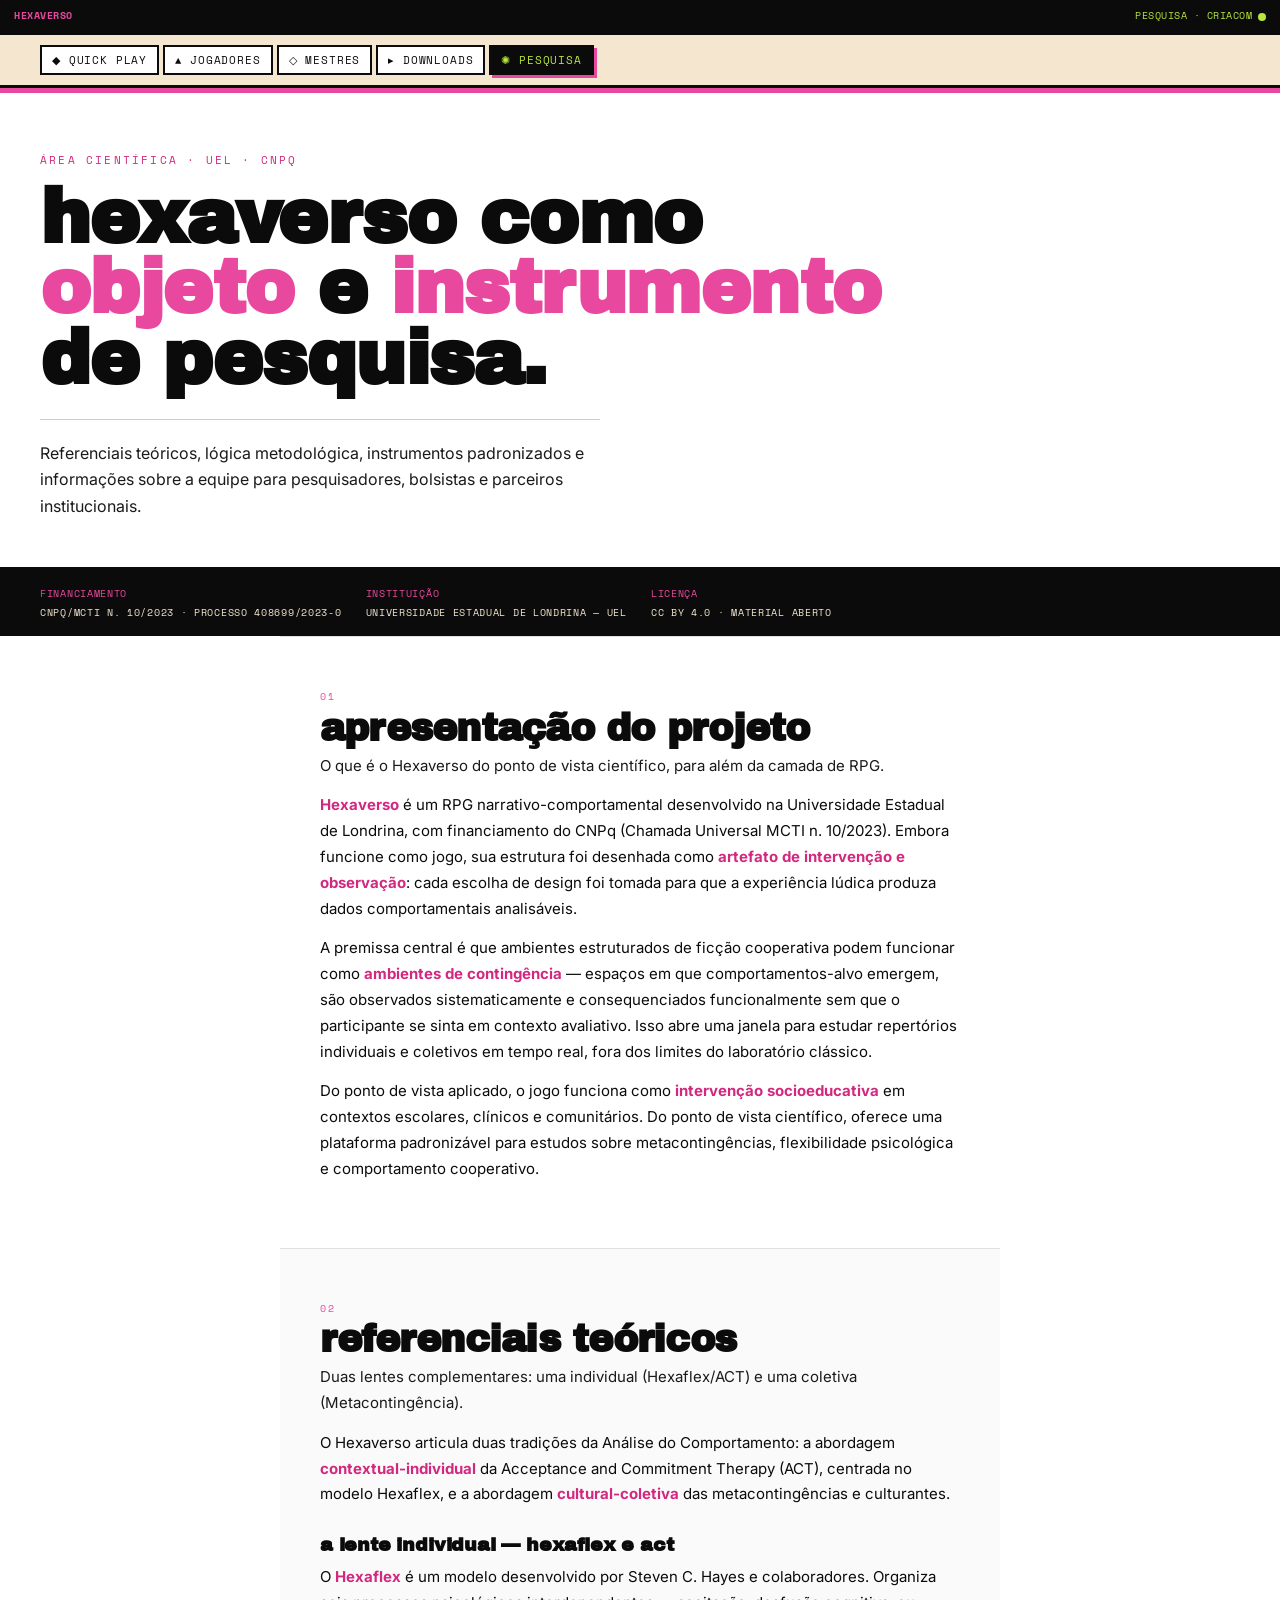
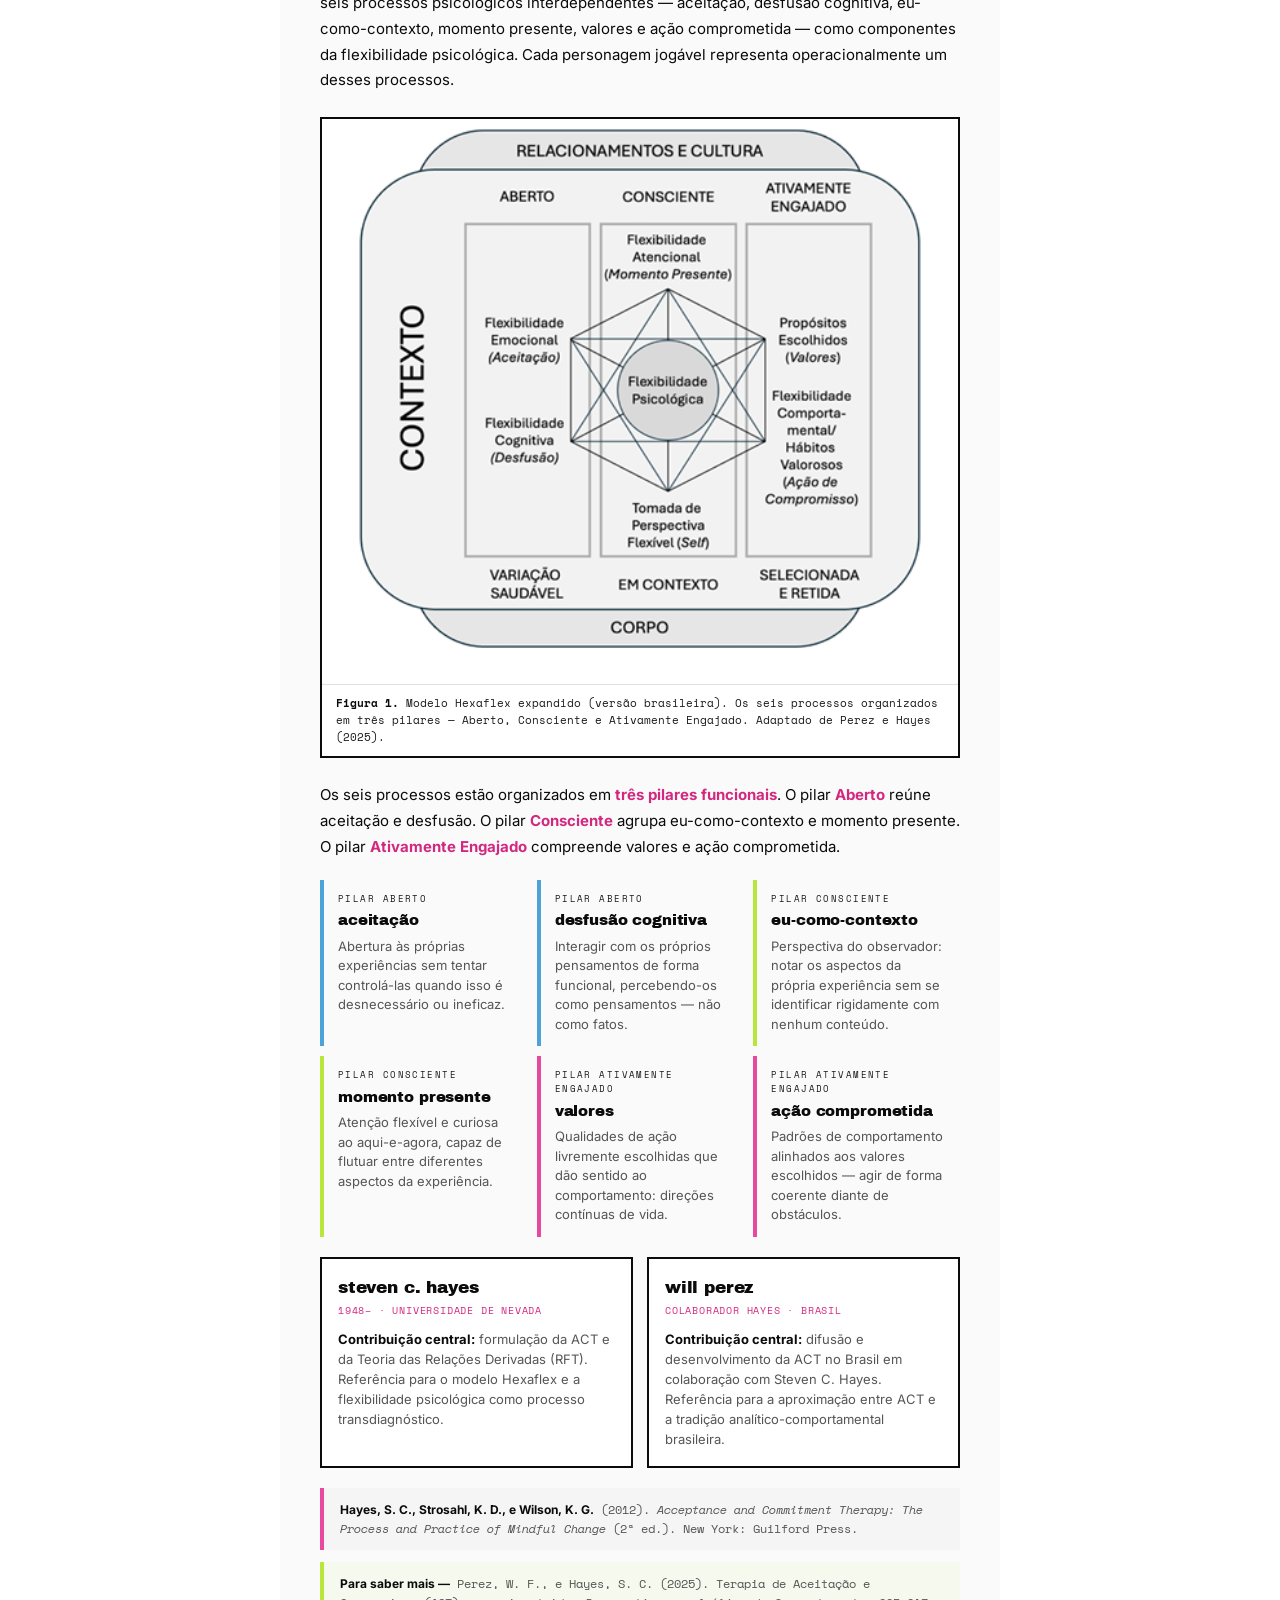
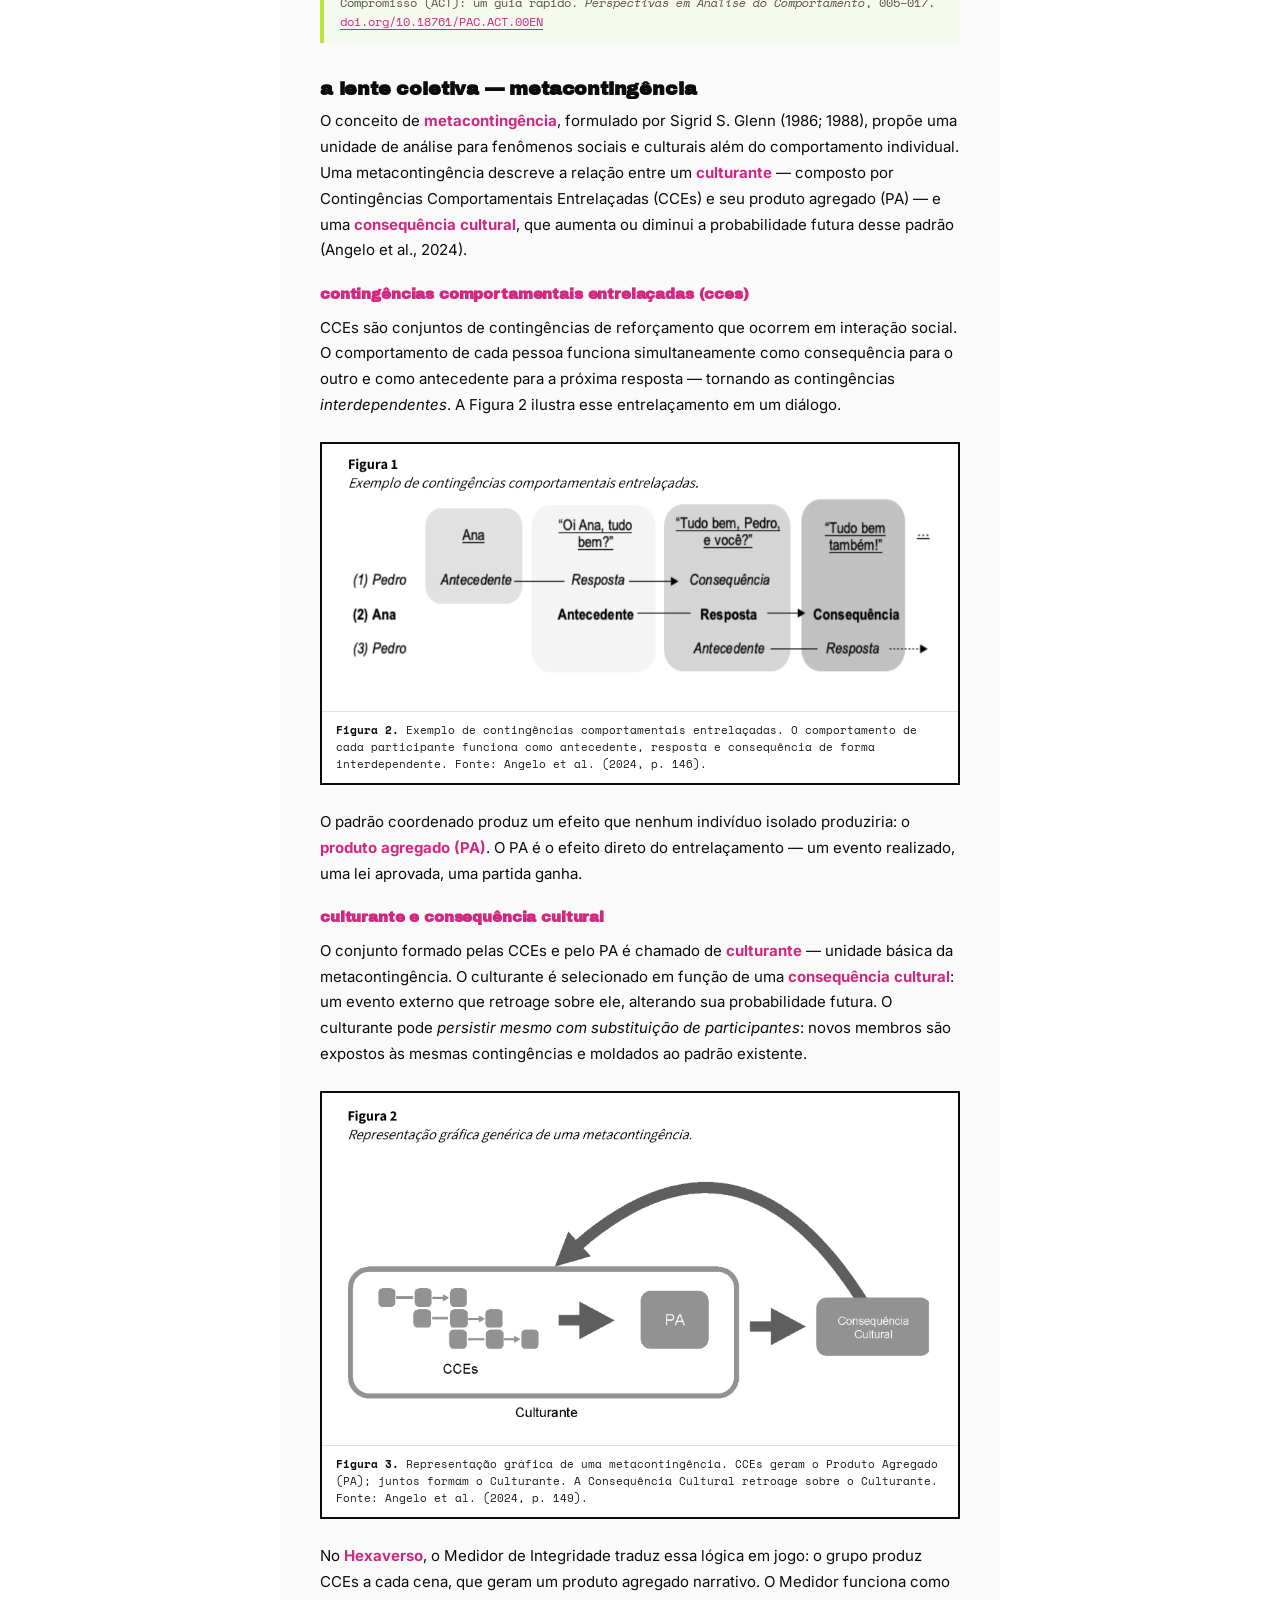
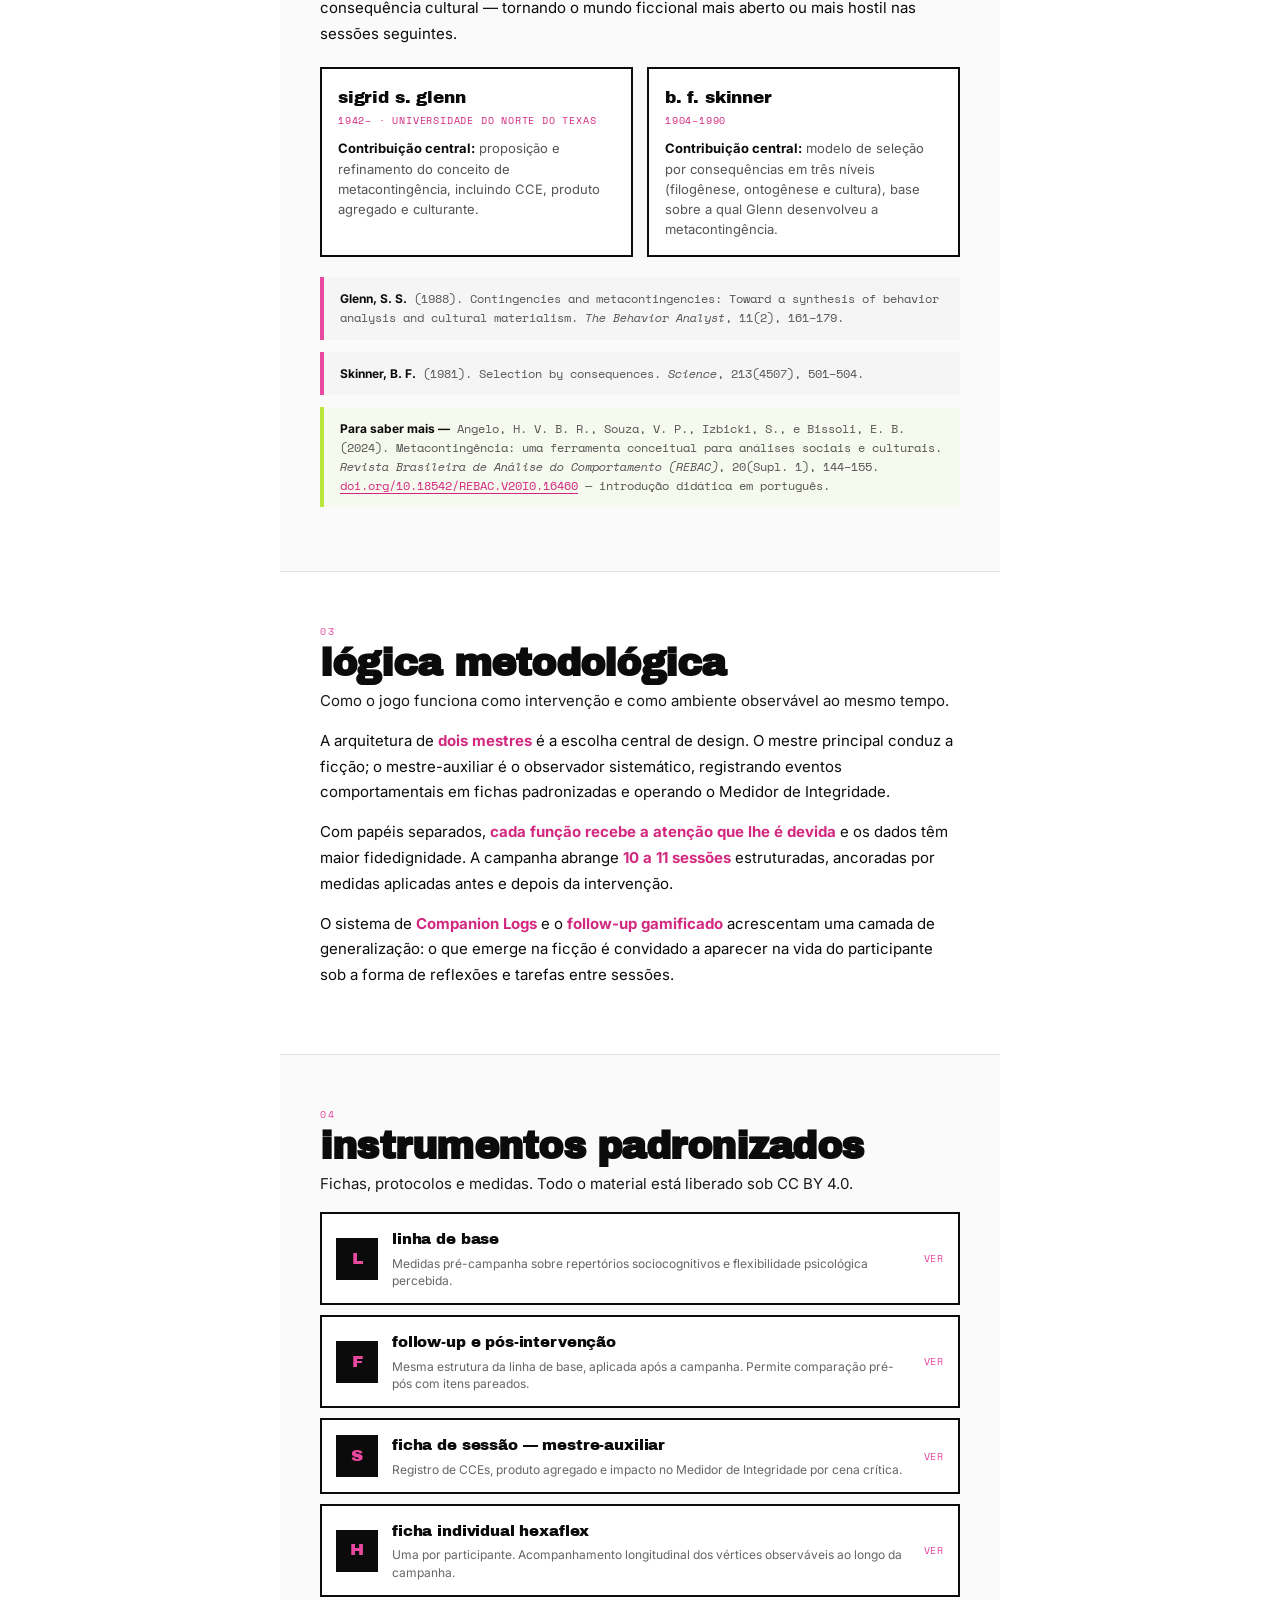
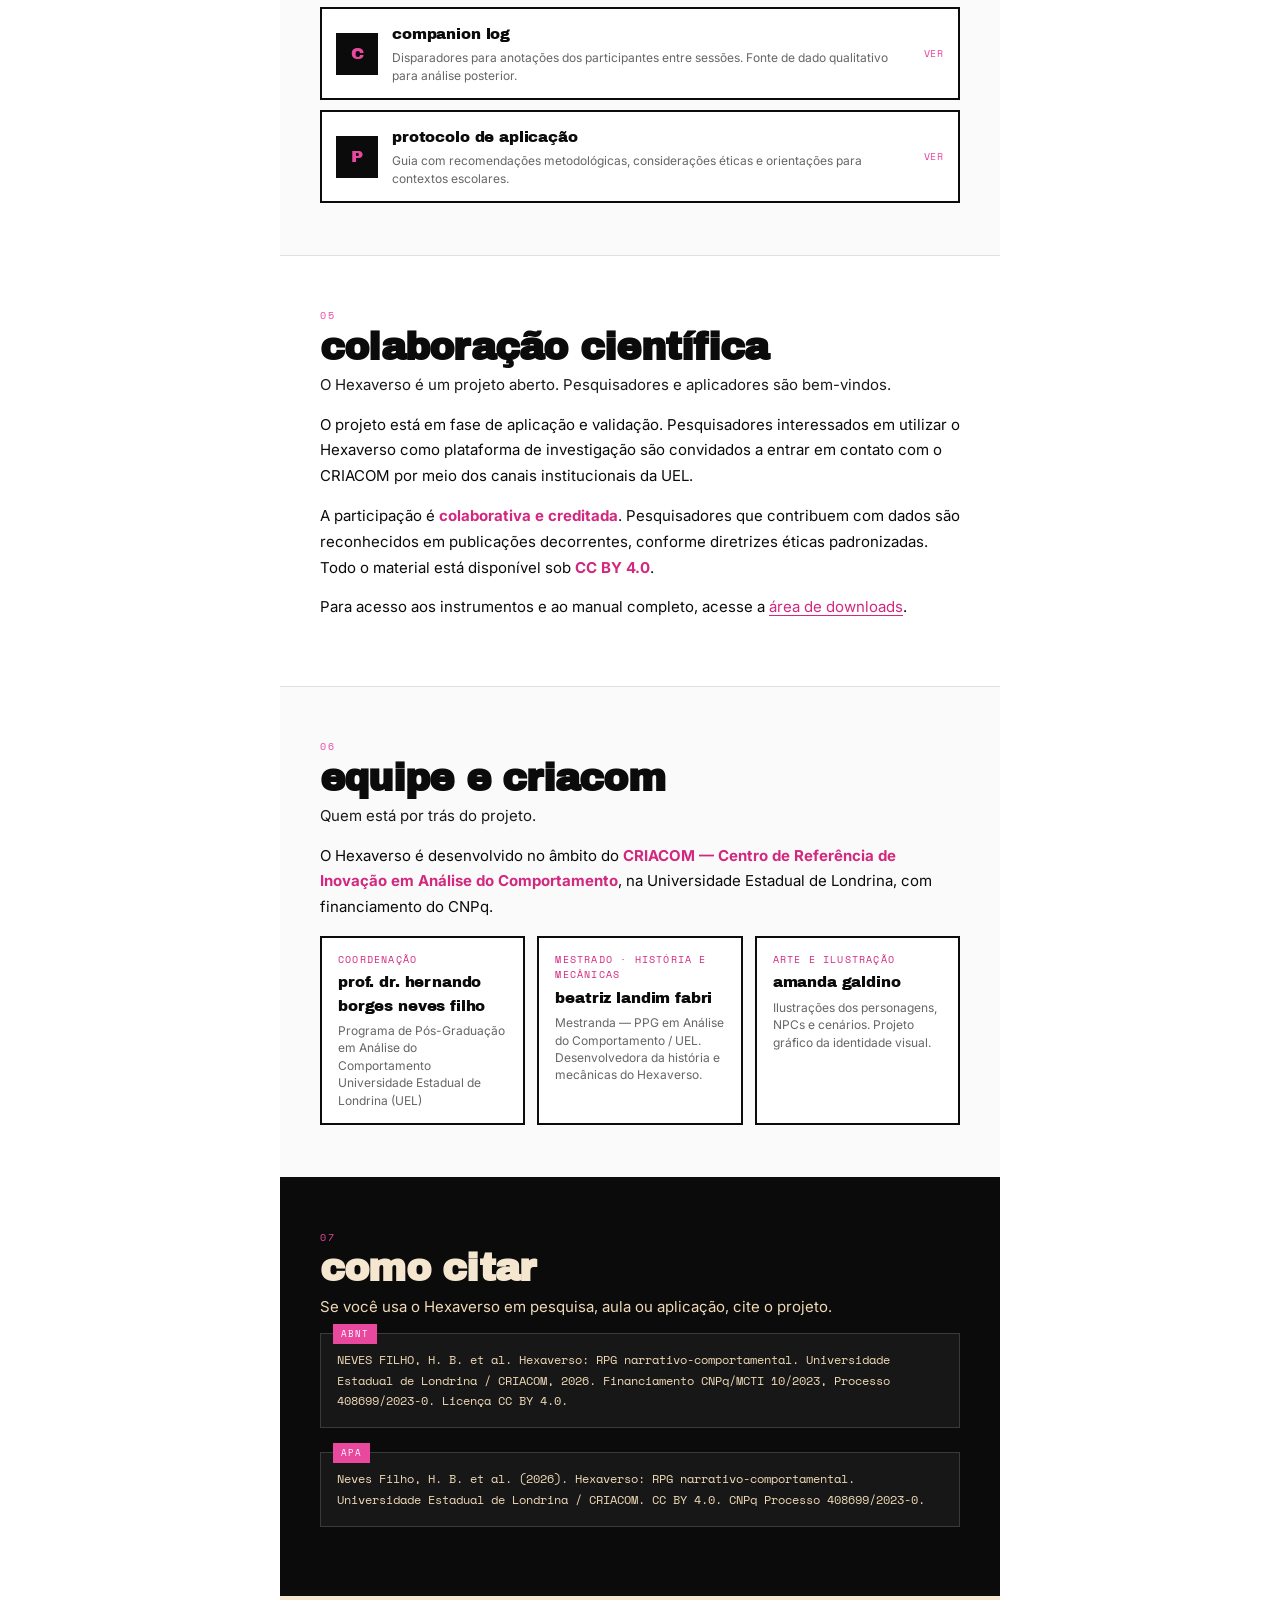
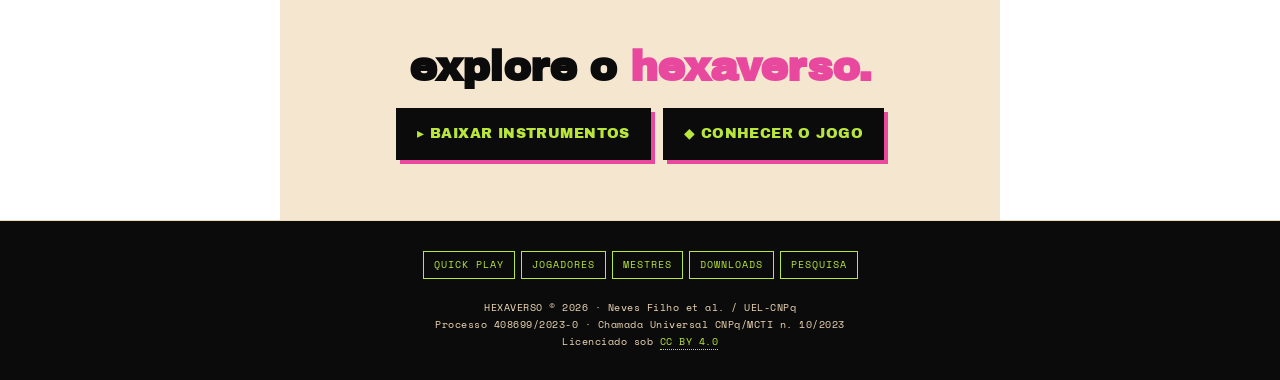
<file: pesquisa/index.html>
<!DOCTYPE html>
<html lang="pt-BR">
<head>
<meta charset="UTF-8">
<meta name="viewport" content="width=device-width, initial-scale=1.0">
<meta name="theme-color" content="#FFFFFF">
<title>Hexaverso · Pesquisa Científica · UEL-CNPq</title>
<meta name="description" content="Hexaverso: RPG narrativo-comportamental desenvolvido na UEL com financiamento CNPq. Referenciais teóricos, instrumentos e equipe de pesquisa.">
<link rel="preconnect" href="https://fonts.googleapis.com">
<link rel="preconnect" href="https://fonts.gstatic.com" crossorigin>
<link href="https://fonts.googleapis.com/css2?family=Archivo+Black&family=Space+Mono:wght@400;700&family=Inter:wght@400;500;700&display=swap" rel="stylesheet">
<link rel="stylesheet" href="../assets/css/hexaverso.css">
<link rel="icon" type="image/png" sizes="32x32" href="../assets/images/favicon.png">
<link rel="icon" type="image/png" sizes="16x16" href="../assets/images/favicon.png">
<link rel="apple-touch-icon" href="../assets/images/favicon.png">
<style>
body { background: var(--paper); }
.ph { padding: 64px var(--page-padding) 48px; border-bottom: 3px solid var(--ink); position: relative; }
.ph::before { content: ""; position: absolute; top: 0; left: 0; right: 0; height: 5px; background: var(--pink); }
.ph__kicker { font-family: var(--font-mono); font-size: 11px; letter-spacing: 0.2em; text-transform: uppercase; color: var(--pink-deep); margin-bottom: 14px; }
.ph__title { font-family: var(--font-display); font-size: clamp(40px, 10vw, 76px); line-height: 0.93; letter-spacing: -0.02em; color: var(--ink); text-transform: lowercase; margin: 0 0 24px; }
.ph__title em { font-style: normal; color: var(--pink); }
.ph__lede { font-size: 16px; line-height: 1.65; max-width: 560px; color: var(--ink-soft); border-top: 1px solid #ccc; padding-top: 20px; }
.inst-bar { background: var(--ink); color: var(--cream); padding: 16px var(--page-padding); font-family: var(--font-mono); font-size: 10px; letter-spacing: 0.07em; text-transform: uppercase; display: flex; flex-wrap: wrap; gap: 24px; }
.inst-bar__item { display: flex; flex-direction: column; gap: 3px; }
.inst-bar__label { color: var(--pink); }
.ps { padding: 52px var(--page-padding); border-top: 1px solid #e0e0e0; }
.ps--alt { background: #fafafa; }
.ps--dark { background: var(--ink); color: var(--cream); border-color: var(--ink); }
.ps__num { font-family: var(--font-mono); font-size: 10px; letter-spacing: 0.18em; text-transform: uppercase; color: var(--pink); margin-bottom: 6px; }
.ps__title { font-family: var(--font-display); font-size: clamp(26px, 6vw, 38px); line-height: 0.95; letter-spacing: -0.02em; text-transform: lowercase; margin-bottom: 6px; color: inherit; }
.ps__sub { font-size: 14px; line-height: 1.55; color: var(--ink-soft); max-width: 540px; margin-bottom: 28px; }
.ps--dark .ps__sub { color: var(--cream-halftone); }
.ps p { font-size: 15px; line-height: 1.72; max-width: 640px; margin-bottom: 14px; }
.ps p strong { color: var(--pink-deep); font-weight: 700; }
.ps--dark p strong { color: var(--lime); }
.ps-h3 { font-family: var(--font-display); font-size: 19px; line-height: 1; text-transform: lowercase; letter-spacing: -0.01em; margin: 28px 0 10px; color: inherit; }
.ps-h4 { font-family: var(--font-display); font-size: 15px; text-transform: lowercase; letter-spacing: -0.01em; margin: 20px 0 8px; color: var(--pink-deep); }
.fig { margin: 24px 0; border: 2px solid var(--ink); background: #fff; }
.fig img { width: 100%; display: block; }
.fig__cap { padding: 10px 14px; font-family: var(--font-mono); font-size: 11px; line-height: 1.55; color: var(--ink-soft); border-top: 1px solid #e0e0e0; }
.fig__cap strong { color: var(--ink); }
.hex-grid { display: grid; gap: 10px; margin: 20px 0; grid-template-columns: 1fr; }
.hex-card { padding: 12px 14px; background: #fafafa; border-left: 4px solid var(--pink); }
.hex-card--a { border-color: #4DA3D8; }
.hex-card--b { border-color: #B8E63C; }
.hex-card--c { border-color: var(--pink); }
.hex-card__pillar { font-family: var(--font-mono); font-size: 9px; letter-spacing: 0.16em; text-transform: uppercase; color: var(--ink-soft); margin-bottom: 4px; }
.hex-card__name { font-family: var(--font-display); font-size: 15px; text-transform: lowercase; letter-spacing: -0.01em; margin-bottom: 4px; }
.hex-card__desc { font-size: 13px; line-height: 1.5; color: #555; }
.theorists { display: grid; gap: 14px; margin: 20px 0; }
.th-card { border: 2px solid var(--ink); padding: 16px; background: var(--paper); }
.th-card__name { font-family: var(--font-display); font-size: 17px; text-transform: lowercase; letter-spacing: -0.01em; margin-bottom: 2px; }
.th-card__years { font-family: var(--font-mono); font-size: 10px; letter-spacing: 0.08em; text-transform: uppercase; color: var(--pink-deep); margin-bottom: 10px; }
.th-card__text { font-size: 13px; line-height: 1.55; color: #555; }
.th-card__text strong { color: var(--ink); }
.ref { background: #f5f5f5; border-left: 4px solid var(--pink); padding: 12px 16px; margin: 12px 0; font-family: var(--font-mono); font-size: 12px; line-height: 1.6; color: #555; }
.ps--dark .ref { background: rgba(255,255,255,0.06); color: var(--cream-halftone); }
.ref strong { color: var(--ink); font-family: var(--font-body); }
.ps--dark .ref strong { color: var(--cream); }
.ref a { color: var(--pink-deep); text-decoration: underline; text-underline-offset: 3px; }
.ref--more { border-color: var(--lime); background: rgba(184,230,60,0.06); }
.instruments { display: grid; gap: 10px; margin-top: 16px; }
.instr { display: grid; grid-template-columns: 42px 1fr auto; gap: 14px; align-items: center; border: 2px solid var(--ink); padding: 14px; background: var(--paper); }
.instr__icon { width: 42px; height: 42px; background: var(--ink); color: var(--pink); display: grid; place-items: center; font-family: var(--font-display); font-size: 17px; }
.instr__name { font-family: var(--font-display); font-size: 15px; text-transform: lowercase; letter-spacing: -0.01em; margin-bottom: 3px; }
.instr__desc { font-size: 12px; line-height: 1.45; color: #666; }
.instr__link { font-family: var(--font-mono); font-size: 10px; letter-spacing: 0.08em; text-transform: uppercase; color: var(--pink); white-space: nowrap; }
.team { display: grid; gap: 12px; margin-top: 16px; }
.team-card { background: var(--paper); border: 2px solid var(--ink); padding: 14px 16px; }
.team-card__role { font-family: var(--font-mono); font-size: 10px; letter-spacing: 0.12em; text-transform: uppercase; color: var(--pink-deep); margin-bottom: 4px; }
.team-card__name { font-family: var(--font-display); font-size: 15px; text-transform: lowercase; letter-spacing: -0.01em; margin-bottom: 4px; }
.team-card__aff { font-size: 12px; line-height: 1.45; color: #666; }
.cite-box { background: rgba(255,255,255,0.05); border: 1px solid rgba(255,255,255,0.15); padding: 16px; margin: 14px 0; font-family: var(--font-mono); font-size: 12px; line-height: 1.7; color: var(--cream-halftone); position: relative; }
.cite-box__label { position: absolute; top: -10px; left: 12px; background: var(--pink); color: #fff; font-size: 9px; letter-spacing: 0.12em; padding: 2px 8px; text-transform: uppercase; }
.cite-box pre { white-space: pre-wrap; word-break: break-word; font-family: inherit; color: inherit; margin: 0; }
.ps-cta { background: var(--cream); color: var(--ink); text-align: center; padding: 52px var(--page-padding); border-top: 3px solid var(--ink); }
.ps-cta__title { font-family: var(--font-display); font-size: clamp(28px, 7vw, 42px); line-height: 0.95; letter-spacing: -0.02em; text-transform: lowercase; margin-bottom: 20px; }
.ps-cta__title span { color: var(--pink); }
.ps-cta__btn { display: inline-block; background: var(--ink); color: var(--lime); font-family: var(--font-display); font-size: 14px; text-transform: uppercase; padding: 12px 18px; border: 3px solid var(--ink); box-shadow: 4px 4px 0 var(--pink); letter-spacing: 0.03em; margin: 0 4px 8px; }
@media (min-width: 600px) { .hex-grid { grid-template-columns: 1fr 1fr; } }
@media (min-width: 900px) { .hex-grid { grid-template-columns: repeat(3, 1fr); } .theorists { grid-template-columns: 1fr 1fr; } .team { grid-template-columns: repeat(3, 1fr); } }
</style>
</head>
<body>

<div class="topbar">
  <span class="topbar__brand"><a href="../index.html">HEXAVERSO</a></span>
  <span class="topbar__meta">pesquisa &middot; criacom<span class="topbar__blink"></span></span>
</div>

<nav class="nav" aria-label="Navegação principal">
  <ul class="nav__list">
    <li class="nav__item"><a href="../index.html">&#9670; quick play</a></li>
    <li class="nav__item"><a href="../jogadores/index.html">&#9650; jogadores</a></li>
    <li class="nav__item"><a href="../mestres/index.html">&#9671; mestres</a></li>
    <li class="nav__item"><a href="../downloads/index.html">&#9656; downloads</a></li>
    <li class="nav__item nav__item--active"><a href="./index.html">&#10042; pesquisa</a></li>
  </ul>
</nav>

<header class="ph">
  <div class="ph__kicker">área científica &middot; UEL &middot; CNPq</div>
  <h1 class="ph__title">hexaverso como<br><em>objeto</em> e <em>instrumento</em><br>de pesquisa.</h1>
  <p class="ph__lede">Referenciais teóricos, lógica metodológica, instrumentos padronizados e informações sobre a equipe para pesquisadores, bolsistas e parceiros institucionais.</p>
</header>

<div class="inst-bar">
  <div class="inst-bar__item">
    <span class="inst-bar__label">financiamento</span>
    <span>CNPq/MCTI n. 10/2023 &middot; Processo 408699/2023-0</span>
  </div>
  <div class="inst-bar__item">
    <span class="inst-bar__label">instituição</span>
    <span>Universidade Estadual de Londrina &mdash; UEL</span>
  </div>
  <div class="inst-bar__item">
    <span class="inst-bar__label">licença</span>
    <span>CC BY 4.0 &middot; material aberto</span>
  </div>
</div>

<main>

<section class="ps" id="apresentacao">
  <div class="ps__num">01</div>
  <h2 class="ps__title">apresentação do projeto</h2>
  <p class="ps__sub">O que é o Hexaverso do ponto de vista científico, para além da camada de RPG.</p>
  <p><strong>Hexaverso</strong> é um RPG narrativo-comportamental desenvolvido na Universidade Estadual de Londrina, com financiamento do CNPq (Chamada Universal MCTI n. 10/2023). Embora funcione como jogo, sua estrutura foi desenhada como <strong>artefato de intervenção e observação</strong>: cada escolha de design foi tomada para que a experiência lúdica produza dados comportamentais analisáveis.</p>
  <p>A premissa central é que ambientes estruturados de ficção cooperativa podem funcionar como <strong>ambientes de contingência</strong> &mdash; espaços em que comportamentos-alvo emergem, são observados sistematicamente e consequenciados funcionalmente sem que o participante se sinta em contexto avaliativo. Isso abre uma janela para estudar repertórios individuais e coletivos em tempo real, fora dos limites do laboratório clássico.</p>
  <p>Do ponto de vista aplicado, o jogo funciona como <strong>intervenção socioeducativa</strong> em contextos escolares, clínicos e comunitários. Do ponto de vista científico, oferece uma plataforma padronizável para estudos sobre metacontingências, flexibilidade psicológica e comportamento cooperativo.</p>
</section>

<section class="ps ps--alt" id="referenciais">
  <div class="ps__num">02</div>
  <h2 class="ps__title">referenciais teóricos</h2>
  <p class="ps__sub">Duas lentes complementares: uma individual (Hexaflex/ACT) e uma coletiva (Metacontingência).</p>
  <p>O Hexaverso articula duas tradições da Análise do Comportamento: a abordagem <strong>contextual-individual</strong> da Acceptance and Commitment Therapy (ACT), centrada no modelo Hexaflex, e a abordagem <strong>cultural-coletiva</strong> das metacontingências e culturantes.</p>

  <h3 class="ps-h3">a lente individual &mdash; hexaflex e ACT</h3>
  <p>O <strong>Hexaflex</strong> é um modelo desenvolvido por Steven C. Hayes e colaboradores. Organiza seis processos psicológicos interdependentes &mdash; aceitação, desfusão cognitiva, eu-como-contexto, momento presente, valores e ação comprometida &mdash; como componentes da flexibilidade psicológica. Cada personagem jogável representa operacionalmente um desses processos.</p>

  <figure class="fig">
    <img src="../assets/images/hexaflex.png" alt="Diagrama do modelo Hexaflex com seis processos organizados em três pilares: Aberto, Consciente e Ativamente Engajado">
    <div class="fig__cap"><strong>Figura 1.</strong> Modelo Hexaflex expandido (versão brasileira). Os seis processos organizados em três pilares &mdash; Aberto, Consciente e Ativamente Engajado. Adaptado de Perez e Hayes (2025).</div>
  </figure>

  <p>Os seis processos estão organizados em <strong>três pilares funcionais</strong>. O pilar <strong>Aberto</strong> reúne aceitação e desfusão. O pilar <strong>Consciente</strong> agrupa eu-como-contexto e momento presente. O pilar <strong>Ativamente Engajado</strong> compreende valores e ação comprometida.</p>

  <div class="hex-grid">
    <div class="hex-card hex-card--a">
      <div class="hex-card__pillar">pilar aberto</div>
      <div class="hex-card__name">Aceitação</div>
      <div class="hex-card__desc">Abertura às próprias experiências sem tentar controlá-las quando isso é desnecessário ou ineficaz.</div>
    </div>
    <div class="hex-card hex-card--a">
      <div class="hex-card__pillar">pilar aberto</div>
      <div class="hex-card__name">Desfusão Cognitiva</div>
      <div class="hex-card__desc">Interagir com os próprios pensamentos de forma funcional, percebendo-os como pensamentos &mdash; não como fatos.</div>
    </div>
    <div class="hex-card hex-card--b">
      <div class="hex-card__pillar">pilar consciente</div>
      <div class="hex-card__name">Eu-como-Contexto</div>
      <div class="hex-card__desc">Perspectiva do observador: notar os aspectos da própria experiência sem se identificar rigidamente com nenhum conteúdo.</div>
    </div>
    <div class="hex-card hex-card--b">
      <div class="hex-card__pillar">pilar consciente</div>
      <div class="hex-card__name">Momento Presente</div>
      <div class="hex-card__desc">Atenção flexível e curiosa ao aqui-e-agora, capaz de flutuar entre diferentes aspectos da experiência.</div>
    </div>
    <div class="hex-card hex-card--c">
      <div class="hex-card__pillar">pilar ativamente engajado</div>
      <div class="hex-card__name">Valores</div>
      <div class="hex-card__desc">Qualidades de ação livremente escolhidas que dão sentido ao comportamento: direções contínuas de vida.</div>
    </div>
    <div class="hex-card hex-card--c">
      <div class="hex-card__pillar">pilar ativamente engajado</div>
      <div class="hex-card__name">Ação Comprometida</div>
      <div class="hex-card__desc">Padrões de comportamento alinhados aos valores escolhidos &mdash; agir de forma coerente diante de obstáculos.</div>
    </div>
  </div>

  <div class="theorists">
    <div class="th-card">
      <div class="th-card__name">steven c. hayes</div>
      <div class="th-card__years">1948&ndash; &middot; universidade de nevada</div>
      <div class="th-card__text"><strong>Contribuição central:</strong> formulação da ACT e da Teoria das Relações Derivadas (RFT). Referência para o modelo Hexaflex e a flexibilidade psicológica como processo transdiagnóstico.</div>
    </div>
    <div class="th-card">
      <div class="th-card__name">will perez</div>
      <div class="th-card__years">colaborador hayes &middot; brasil</div>
      <div class="th-card__text"><strong>Contribuição central:</strong> difusão e desenvolvimento da ACT no Brasil em colaboração com Steven C. Hayes. Referência para a aproximação entre ACT e a tradição analítico-comportamental brasileira.</div>
    </div>
  </div>

  <div class="ref">
    <strong>Hayes, S. C., Strosahl, K. D., e Wilson, K. G.</strong> (2012). <em>Acceptance and Commitment Therapy: The Process and Practice of Mindful Change</em> (2&ordf; ed.). New York: Guilford Press.
  </div>
  <div class="ref ref--more">
    <strong>Para saber mais &mdash;</strong> Perez, W. F., e Hayes, S. C. (2025). Terapia de Aceitação e Compromisso (ACT): um guia rápido. <em>Perspectivas em Análise do Comportamento</em>, 005&ndash;017. <a href="https://doi.org/10.18761/PAC.ACT.00EN" target="_blank" rel="noopener">doi.org/10.18761/PAC.ACT.00EN</a>
  </div>

  <h3 class="ps-h3" style="margin-top:36px;">a lente coletiva &mdash; metacontingência</h3>
  <p>O conceito de <strong>metacontingência</strong>, formulado por Sigrid S. Glenn (1986; 1988), propõe uma unidade de análise para fenômenos sociais e culturais além do comportamento individual. Uma metacontingência descreve a relação entre um <strong>culturante</strong> &mdash; composto por Contingências Comportamentais Entrelaçadas (CCEs) e seu produto agregado (PA) &mdash; e uma <strong>consequência cultural</strong>, que aumenta ou diminui a probabilidade futura desse padrão (Angelo et al., 2024).</p>

  <h4 class="ps-h4">contingências comportamentais entrelaçadas (CCEs)</h4>
  <p>CCEs são conjuntos de contingências de reforçamento que ocorrem em interação social. O comportamento de cada pessoa funciona simultaneamente como consequência para o outro e como antecedente para a próxima resposta &mdash; tornando as contingências <em>interdependentes</em>. A Figura 2 ilustra esse entrelaçamento em um diálogo.</p>

  <figure class="fig">
    <img src="../assets/images/figura_1_cce_metacontingencias.png" alt="Exemplo de contingências comportamentais entrelaçadas em um diálogo, mostrando relações de antecedente, resposta e consequência entre dois participantes">
    <div class="fig__cap"><strong>Figura 2.</strong> Exemplo de contingências comportamentais entrelaçadas. O comportamento de cada participante funciona como antecedente, resposta e consequência de forma interdependente. Fonte: Angelo et al. (2024, p. 146).</div>
  </figure>

  <p>O padrão coordenado produz um efeito que nenhum indivíduo isolado produziria: o <strong>produto agregado (PA)</strong>. O PA é o efeito direto do entrelaçamento &mdash; um evento realizado, uma lei aprovada, uma partida ganha.</p>

  <h4 class="ps-h4">culturante e consequência cultural</h4>
  <p>O conjunto formado pelas CCEs e pelo PA é chamado de <strong>culturante</strong> &mdash; unidade básica da metacontingência. O culturante é selecionado em função de uma <strong>consequência cultural</strong>: um evento externo que retroage sobre ele, alterando sua probabilidade futura. O culturante pode <em>persistir mesmo com substituição de participantes</em>: novos membros são expostos às mesmas contingências e moldados ao padrão existente.</p>

  <figure class="fig">
    <img src="../assets/images/figura_2_metacontingencia.png" alt="Representação gráfica de uma metacontingência com CCEs, Produto Agregado e Consequência Cultural">
    <div class="fig__cap"><strong>Figura 3.</strong> Representação gráfica de uma metacontingência. CCEs geram o Produto Agregado (PA); juntos formam o Culturante. A Consequência Cultural retroage sobre o Culturante. Fonte: Angelo et al. (2024, p. 149).</div>
  </figure>

  <p>No <strong>Hexaverso</strong>, o Medidor de Integridade traduz essa lógica em jogo: o grupo produz CCEs a cada cena, que geram um produto agregado narrativo. O Medidor funciona como consequência cultural &mdash; tornando o mundo ficcional mais aberto ou mais hostil nas sessões seguintes.</p>

  <div class="theorists">
    <div class="th-card">
      <div class="th-card__name">sigrid s. glenn</div>
      <div class="th-card__years">1942&ndash; &middot; universidade do norte do texas</div>
      <div class="th-card__text"><strong>Contribuição central:</strong> proposição e refinamento do conceito de metacontingência, incluindo CCE, produto agregado e culturante.</div>
    </div>
    <div class="th-card">
      <div class="th-card__name">b. f. skinner</div>
      <div class="th-card__years">1904&ndash;1990</div>
      <div class="th-card__text"><strong>Contribuição central:</strong> modelo de seleção por consequências em três níveis (filogênese, ontogênese e cultura), base sobre a qual Glenn desenvolveu a metacontingência.</div>
    </div>
  </div>

  <div class="ref">
    <strong>Glenn, S. S.</strong> (1988). Contingencies and metacontingencies: Toward a synthesis of behavior analysis and cultural materialism. <em>The Behavior Analyst</em>, 11(2), 161&ndash;179.
  </div>
  <div class="ref">
    <strong>Skinner, B. F.</strong> (1981). Selection by consequences. <em>Science</em>, 213(4507), 501&ndash;504.
  </div>
  <div class="ref ref--more">
    <strong>Para saber mais &mdash;</strong> Angelo, H. V. B. R., Souza, V. P., Izbicki, S., e Bissoli, E. B. (2024). Metacontingência: uma ferramenta conceitual para análises sociais e culturais. <em>Revista Brasileira de Análise do Comportamento (REBAC)</em>, 20(Supl. 1), 144&ndash;155. <a href="https://doi.org/10.18542/REBAC.V20I0.16460" target="_blank" rel="noopener">doi.org/10.18542/REBAC.V20I0.16460</a> &mdash; introdução didática em português.
  </div>
</section>

<section class="ps" id="metodologia">
  <div class="ps__num">03</div>
  <h2 class="ps__title">lógica metodológica</h2>
  <p class="ps__sub">Como o jogo funciona como intervenção e como ambiente observável ao mesmo tempo.</p>
  <p>A arquitetura de <strong>dois mestres</strong> é a escolha central de design. O mestre principal conduz a ficção; o mestre-auxiliar é o observador sistemático, registrando eventos comportamentais em fichas padronizadas e operando o Medidor de Integridade.</p>
  <p>Com papéis separados, <strong>cada função recebe a atenção que lhe é devida</strong> e os dados têm maior fidedignidade. A campanha abrange <strong>10 a 11 sessões</strong> estruturadas, ancoradas por medidas aplicadas antes e depois da intervenção.</p>
  <p>O sistema de <strong>Companion Logs</strong> e o <strong>follow-up gamificado</strong> acrescentam uma camada de generalização: o que emerge na ficção é convidado a aparecer na vida do participante sob a forma de reflexões e tarefas entre sessões.</p>
</section>

<section class="ps ps--alt" id="instrumentos">
  <div class="ps__num">04</div>
  <h2 class="ps__title">instrumentos padronizados</h2>
  <p class="ps__sub">Fichas, protocolos e medidas. Todo o material está liberado sob CC BY 4.0.</p>
  <div class="instruments">
    <a href="../downloads/index.html" class="instr">
      <div class="instr__icon">L</div>
      <div><div class="instr__name">linha de base</div><div class="instr__desc">Medidas pré-campanha sobre repertórios sociocognitivos e flexibilidade psicológica percebida.</div></div>
      <span class="instr__link">ver</span>
    </a>
    <a href="../downloads/index.html" class="instr">
      <div class="instr__icon">F</div>
      <div><div class="instr__name">follow-up e pós-intervenção</div><div class="instr__desc">Mesma estrutura da linha de base, aplicada após a campanha. Permite comparação pré-pós com itens pareados.</div></div>
      <span class="instr__link">ver</span>
    </a>
    <a href="../downloads/index.html" class="instr">
      <div class="instr__icon">S</div>
      <div><div class="instr__name">ficha de sessão &mdash; mestre-auxiliar</div><div class="instr__desc">Registro de CCEs, produto agregado e impacto no Medidor de Integridade por cena crítica.</div></div>
      <span class="instr__link">ver</span>
    </a>
    <a href="../downloads/index.html" class="instr">
      <div class="instr__icon">H</div>
      <div><div class="instr__name">ficha individual hexaflex</div><div class="instr__desc">Uma por participante. Acompanhamento longitudinal dos vértices observáveis ao longo da campanha.</div></div>
      <span class="instr__link">ver</span>
    </a>
    <a href="../downloads/index.html" class="instr">
      <div class="instr__icon">C</div>
      <div><div class="instr__name">companion log</div><div class="instr__desc">Disparadores para anotações dos participantes entre sessões. Fonte de dado qualitativo para análise posterior.</div></div>
      <span class="instr__link">ver</span>
    </a>
    <a href="../downloads/index.html" class="instr">
      <div class="instr__icon">P</div>
      <div><div class="instr__name">protocolo de aplicação</div><div class="instr__desc">Guia com recomendações metodológicas, considerações éticas e orientações para contextos escolares.</div></div>
      <span class="instr__link">ver</span>
    </a>
  </div>
</section>

<section class="ps" id="colaboracao">
  <div class="ps__num">05</div>
  <h2 class="ps__title">colaboração científica</h2>
  <p class="ps__sub">O Hexaverso é um projeto aberto. Pesquisadores e aplicadores são bem-vindos.</p>
  <p>O projeto está em fase de aplicação e validação. Pesquisadores interessados em utilizar o Hexaverso como plataforma de investigação são convidados a entrar em contato com o CRIACOM por meio dos canais institucionais da UEL.</p>
  <p>A participação é <strong>colaborativa e creditada</strong>. Pesquisadores que contribuem com dados são reconhecidos em publicações decorrentes, conforme diretrizes éticas padronizadas. Todo o material está disponível sob <strong>CC BY 4.0</strong>.</p>
  <p>Para acesso aos instrumentos e ao manual completo, acesse a <a href="../downloads/index.html" style="color:var(--pink-deep);text-decoration:underline;text-underline-offset:3px;">área de downloads</a>.</p>
</section>

<section class="ps ps--alt" id="equipe">
  <div class="ps__num">06</div>
  <h2 class="ps__title">equipe e CRIACOM</h2>
  <p class="ps__sub">Quem está por trás do projeto.</p>
  <p>O Hexaverso é desenvolvido no âmbito do <strong>CRIACOM &mdash; Centro de Referência de Inovação em Análise do Comportamento</strong>, na Universidade Estadual de Londrina, com financiamento do CNPq.</p>
  <div class="team">
    <div class="team-card">
      <div class="team-card__role">coordenação</div>
      <div class="team-card__name">Prof. Dr. Hernando Borges Neves Filho</div>
      <div class="team-card__aff">Programa de Pós-Graduação em Análise do Comportamento<br>Universidade Estadual de Londrina (UEL)</div>
    </div>
    <div class="team-card">
      <div class="team-card__role">mestrado &middot; história e mecânicas</div>
      <div class="team-card__name">Beatriz Landim Fabri</div>
      <div class="team-card__aff">Mestranda &mdash; PPG em Análise do Comportamento / UEL.<br>Desenvolvedora da história e mecânicas do Hexaverso.</div>
    </div>
    <div class="team-card">
      <div class="team-card__role">arte e ilustração</div>
      <div class="team-card__name">Amanda Galdino</div>
      <div class="team-card__aff">Ilustrações dos personagens, NPCs e cenários. Projeto gráfico da identidade visual.</div>
    </div>
  </div>
</section>

<section class="ps ps--dark" id="citar">
  <div class="ps__num">07</div>
  <h2 class="ps__title">como citar</h2>
  <p class="ps__sub">Se você usa o Hexaverso em pesquisa, aula ou aplicação, cite o projeto.</p>
  <div class="cite-box">
    <span class="cite-box__label">abnt</span>
    <pre>NEVES FILHO, H. B. et al. Hexaverso: RPG narrativo-comportamental. Universidade Estadual de Londrina / CRIACOM, 2026. Financiamento CNPq/MCTI 10/2023, Processo 408699/2023-0. Licença CC BY 4.0.</pre>
  </div>
  <div class="cite-box" style="margin-top:24px;">
    <span class="cite-box__label">apa</span>
    <pre>Neves Filho, H. B. et al. (2026). Hexaverso: RPG narrativo-comportamental. Universidade Estadual de Londrina / CRIACOM. CC BY 4.0. CNPq Processo 408699/2023-0.</pre>
  </div>
</section>

<section class="ps-cta">
  <h2 class="ps-cta__title">explore o <span>hexaverso.</span></h2>
  <a href="../downloads/index.html" class="ps-cta__btn">&#9656; baixar instrumentos</a>
  <a href="../index.html" class="ps-cta__btn">&#9670; conhecer o jogo</a>
</section>

</main>

<footer class="footer">
  <div class="footer__nav">
    <a href="../index.html">quick play</a>
    <a href="../jogadores/index.html">jogadores</a>
    <a href="../mestres/index.html">mestres</a>
    <a href="../downloads/index.html">downloads</a>
    <a href="./index.html">pesquisa</a>
  </div>
  <div class="footer__body">
    HEXAVERSO &copy; 2026 &middot; Neves Filho et al. / UEL-CNPq<br>
    Processo 408699/2023-0 &middot; Chamada Universal CNPq/MCTI n. 10/2023<br>
    Licenciado sob <a href="https://creativecommons.org/licenses/by/4.0/" rel="noopener">CC BY 4.0</a>
  </div>
</footer>

</body>
</html>
</file>
<file: assets/css/hexaverso.css>
/* ============================================================
   HEXAVERSO · Design system compartilhado
   Todas as páginas importam este arquivo.
   Tokens + reset + componentes comuns (topbar, marquee, nav, footer)
   ============================================================ */

:root {
  /* Paleta */
  --pink: #E8499F;
  --pink-deep: #D2287F;
  --lime: #B8E63C;
  --lime-deep: #9FC82A;
  --ink: #0B0B0B;
  --ink-soft: #1a1a1a;
  --cream: #F5E6D0;
  --cream-halftone: #EFD9B6;
  --paper: #FFFFFF;
  --blue: #4DA3D8;
  --red: #E8493F;

  /* Tipografia */
  --font-display: 'Archivo Black', 'Helvetica Neue', Impact, sans-serif;
  --font-mono: 'Space Mono', 'Courier New', monospace;
  --font-body: 'Inter', -apple-system, system-ui, sans-serif;

  /* Estilos de base */
  --border-heavy: 3px solid var(--ink);
  --border-thick: 2px solid var(--ink);
  --shadow-hard: 6px 6px 0 var(--ink);
  --shadow-hard-sm: 3px 3px 0 var(--ink);

  /* Layout */
  --page-padding: 20px;
  --max-content: 640px;
}

/* Reset */
* { margin: 0; padding: 0; box-sizing: border-box; -webkit-tap-highlight-color: transparent; }
html { scroll-behavior: smooth; }
body {
  font-family: var(--font-body);
  background: var(--paper);
  color: var(--ink);
  line-height: 1.55;
  overflow-x: hidden;
  -webkit-font-smoothing: antialiased;
  -moz-osx-font-smoothing: grayscale;
  text-rendering: optimizeLegibility;
}
img { max-width: 100%; display: block; }
a { color: inherit; text-decoration: none; }
button { font-family: inherit; cursor: pointer; border: none; background: none; }
::selection { background: var(--pink); color: var(--ink); }

/* ============================================================
   TOPBAR — HUD compartilhado
   ============================================================ */
.topbar {
  position: sticky; top: 0; z-index: 100;
  background: var(--ink); color: var(--cream);
  border-bottom: var(--border-heavy);
  font-family: var(--font-mono);
  font-size: 10px; letter-spacing: 0.05em;
  padding: 8px 14px;
  text-transform: uppercase;
  display: flex;
  justify-content: space-between;
  align-items: center;
}
.topbar__brand {
  color: var(--pink); font-weight: 700;
  display: flex; align-items: center; gap: 6px;
}
.topbar__brand a {
  color: var(--pink);
}
.topbar__meta { color: var(--lime); }
.topbar__blink {
  display: inline-block;
  width: 8px; height: 8px;
  background: var(--lime);
  border-radius: 50%;
  margin-left: 6px;
  animation: blink 1.3s infinite;
  vertical-align: middle;
}
@keyframes blink {
  0%, 60% { opacity: 1; }
  70%, 100% { opacity: 0.15; }
}

/* ============================================================
   NAV — barra de navegação entre páginas
   ============================================================ */
.nav {
  background: var(--cream);
  border-bottom: var(--border-heavy);
  padding: 10px var(--page-padding);
  font-family: var(--font-mono);
  font-size: 10.5px;
  letter-spacing: 0.08em;
  text-transform: uppercase;
  overflow-x: auto;
  white-space: nowrap;
  scrollbar-width: none;
}
.nav::-webkit-scrollbar { display: none; }
.nav__list {
  display: inline-flex;
  gap: 4px;
  list-style: none;
}
.nav__item a {
  display: inline-block;
  padding: 5px 10px;
  border: 2px solid var(--ink);
  background: var(--paper);
  color: var(--ink);
  transition: transform 80ms;
}
.nav__item a:active {
  transform: translate(1px, 1px);
}
.nav__item--active a {
  background: var(--ink);
  color: var(--lime);
  box-shadow: 3px 3px 0 var(--pink);
}
.nav__item a:hover:not(.nav__item--active a) {
  background: var(--lime);
}

/* ============================================================
   MARQUEE — texto rolante (pode aparecer em várias páginas)
   ============================================================ */
.marquee-hero {
  display: flex;
  overflow: hidden;
  background: var(--lime);
  border-top: var(--border-heavy);
  border-bottom: var(--border-heavy);
  padding: 14px 0;
  position: relative;
}
.marquee-hero__track {
  display: flex;
  flex-shrink: 0;
  gap: 0;
  animation: marquee-scroll 28s linear infinite;
  white-space: nowrap;
}
.marquee-hero__track span {
  font-family: var(--font-display);
  font-size: clamp(20px, 5vw, 28px);
  color: var(--ink);
  padding: 0 18px;
  text-transform: uppercase;
  letter-spacing: 0.02em;
  white-space: nowrap;
}
.marquee-hero__track .mq-star {
  color: var(--pink);
  font-size: clamp(22px, 5.5vw, 32px);
  padding: 0 10px;
}
@keyframes marquee-scroll {
  from { transform: translateX(0); }
  to   { transform: translateX(-50%); }
}

/* ============================================================
   SECTION base
   ============================================================ */
section {
  padding: 50px var(--page-padding);
  position: relative;
}
section + section { border-top: var(--border-heavy); }

.sec-head { margin-bottom: 26px; }
.sec-head__kicker {
  font-family: var(--font-mono); font-size: 10px;
  color: var(--pink-deep); text-transform: uppercase;
  letter-spacing: 0.15em;
  display: flex; align-items: center; gap: 10px;
  margin-bottom: 8px;
}
.sec-head__kicker::before { content: "▍"; color: var(--pink); }
.sec-head__kicker::after {
  content: ""; flex: 1; height: 2px; background: var(--ink);
}
.sec-head__title {
  font-family: var(--font-display);
  font-size: clamp(36px, 10vw, 56px);
  line-height: 0.92;
  text-transform: lowercase;
  letter-spacing: -0.02em;
}
.sec-head__subtitle {
  font-size: 14px; margin-top: 10px; line-height: 1.5;
  color: var(--ink-soft); max-width: 520px;
}

/* ============================================================
   FOOTER compartilhado
   ============================================================ */
.footer {
  background: var(--ink);
  color: var(--cream-halftone);
  padding: 30px var(--page-padding);
  border-top: 1px solid var(--cream-halftone);
  font-family: var(--font-mono);
  font-size: 10px;
  letter-spacing: 0.05em;
  line-height: 1.8;
}
.footer__nav {
  display: flex; flex-wrap: wrap;
  gap: 6px;
  margin-bottom: 20px;
  justify-content: center;
}
.footer__nav a {
  color: var(--lime);
  padding: 4px 10px;
  border: 1px solid var(--lime);
  text-transform: uppercase;
  letter-spacing: 0.1em;
}
.footer__nav a:hover { background: var(--lime); color: var(--ink); }
.footer__body {
  text-align: center;
  line-height: 1.7;
}
.footer__body a {
  color: var(--lime);
  border-bottom: 1px dotted var(--lime);
}

/* ============================================================
   RESPONSIVE base
   ============================================================ */
@media (min-width: 720px) {
  :root { --page-padding: 40px; --max-content: 720px; }
  body > main > section,
  body > section {
    max-width: var(--max-content);
    margin-left: auto;
    margin-right: auto;
  }
  .topbar, .nav, .marquee-hero { max-width: none; }
  .nav { padding-left: 40px; padding-right: 40px; }
}
</file>
